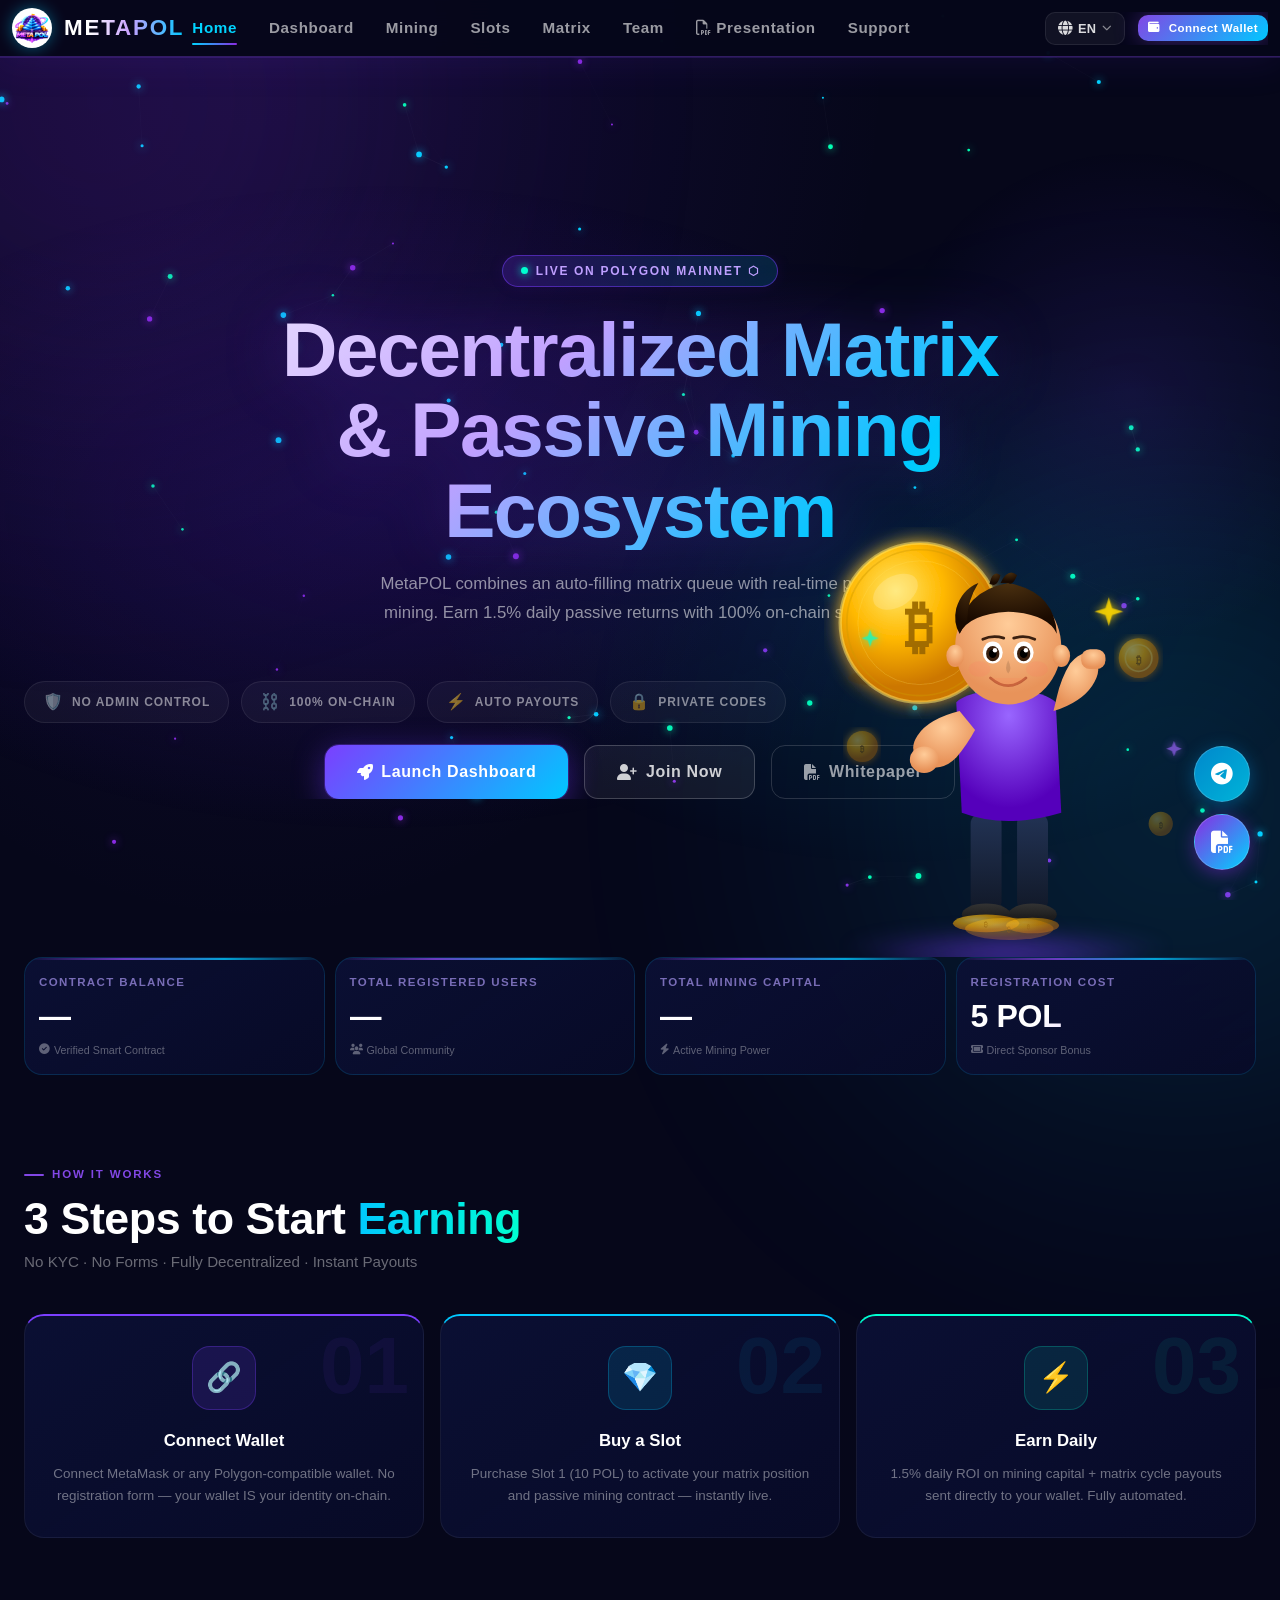
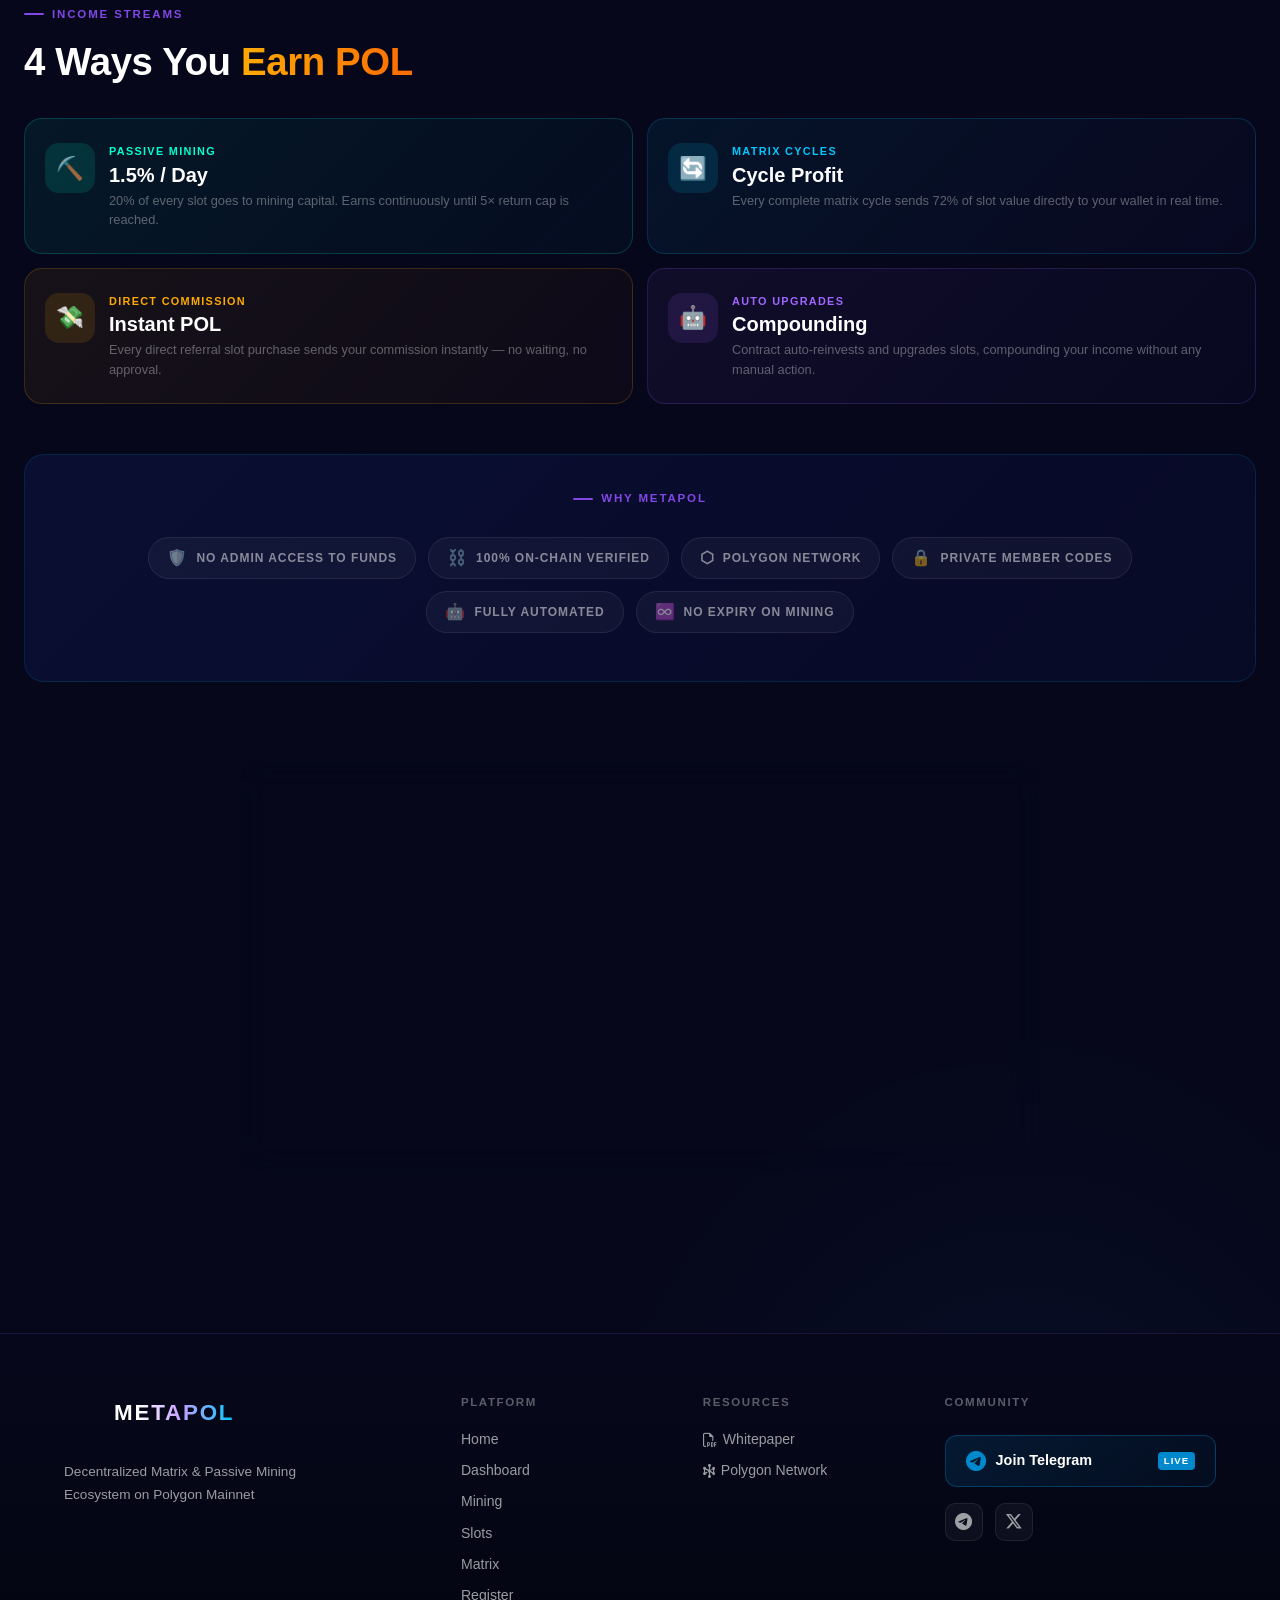
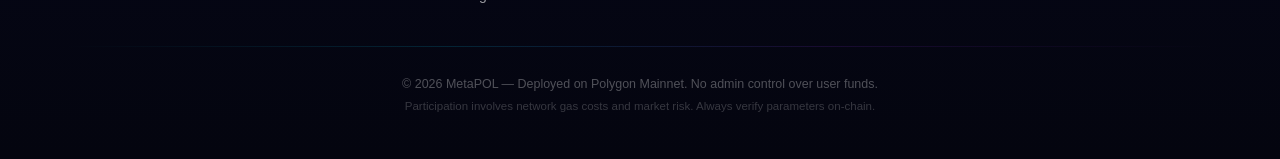
<file: index.html>
<!DOCTYPE html>
<html lang="en">
<head>
    <meta charset="UTF-8">
    <meta name="viewport" content="width=device-width, initial-scale=1.0, maximum-scale=1.0, user-scalable=no">
    <title>MetaPOL - Decentralized Matrix & Passive Mining Ecosystem</title>
    
    <!-- Meta Tags for SEO -->
    <meta name="description" content="MetaPOL is a decentralized Matrix and Passive Mining system built on Polygon. Earn 1.5% daily passive returns on mining capital and global cycling spillovers.">
    <meta name="keywords" content="MetaPOL, Polygon, Web3, DeFi, Matrix, Passive Mining, Smart Contract, POL">
    
    <!-- Open Graph / Facebook -->
    <meta property="og:type" content="website">
    <meta property="og:url" content="https://metapol.io/">
    <meta property="og:title" content="MetaPOL - Matrix & Mining on Polygon">
    <meta property="og:description" content="Earn 1.5% daily passive returns on mining capital and auto-cycling matrix spillovers. Secured by Polygon Smart Contracts.">
    <meta property="og:image" content="assets/logo.jpg">

    <!-- Twitter -->
    <meta property="twitter:card" content="summary_large_image">
    <meta property="twitter:title" content="MetaPOL - Matrix & Mining on Polygon">
    <meta property="twitter:description" content="Earn 1.5% daily passive returns on mining capital and auto-cycling matrix spillovers. Secured by Polygon Smart Contracts.">
    <meta property="twitter:image" content="assets/logo.jpg">

    <!-- Favicon -->
    <link rel="icon" type="image/jpg" href="assets/logo.jpg">
    
    <!-- FontAwesome & CSS -->
    <link rel="stylesheet" href="https://cdnjs.cloudflare.com/ajax/libs/font-awesome/6.4.0/css/all.min.css">
    <link rel="stylesheet" href="style.css">
    <script src="refcode.js"></script>
</head>
<body>

    <!-- Canvas Particle Background -->
    <canvas id="bg-canvas"></canvas>

    <!-- Ambient Glowing Backdrops -->
    <div class="ambient-glow glow-top-left"></div>
    <div class="ambient-glow glow-bottom-right"></div>

    <!-- Premium Loading Screen -->
    <div id="loading-screen">
        <div class="loading-logo-container">
            <div class="loading-glow-ring"></div>
            <img src="assets/logo.jpg" alt="MetaPOL Logo">
        </div>
        <div class="loading-text">Loading MetaPOL</div>
    </div>

    <!-- Sticky Header -->
    <header class="main-header">
        <div class="header-container">
            <a href="index.html" class="logo-link">
                <img src="assets/logo.jpg" alt="MetaPOL Logo" class="logo-img">
                <span class="logo-text">METAPOL</span>
            </a>
            
            <!-- Desktop Navigation -->
            <nav class="desktop-nav">
                <a href="index.html" class="nav-item active">Home</a>
                <a href="dashboard.html" class="nav-item">Dashboard</a>
                <a href="dashboard.html?tab=mining" class="nav-item">Mining</a>
                <a href="dashboard.html?tab=slots" class="nav-item">Slots</a>
                <a href="dashboard.html?tab=matrix" class="nav-item">Matrix</a>
                <a href="dashboard.html?tab=team" class="nav-item">Team</a>
                <a href="#" class="nav-item trigger-pdf-modal"><i class="fa-regular fa-file-pdf"></i> Presentation</a>
                <a href="https://t.me/metapoldapp" target="_blank" class="nav-item">Support</a>
            </nav>

            <div class="header-actions" id="header-right">
                <button id="btn-connect-wallet" class="btn btn-primary btn-glow" onclick="window.metapolApp.connectWallet()">
                    <i id="header-wallet-icon" class="fa-solid fa-wallet"></i> 
                    <span id="header-connect-text">Connect Wallet</span>
                </button>
            </div>

            <!-- Hamburger Button for Mobile -->
            <button class="hamburger">
                <span></span>
                <span></span>
                <span></span>
            </button>
        </div>
    </header>

    <!-- Mobile Navigation Drawer -->
    <div class="mobile-nav-drawer">
        <div class="mobile-menu-items">
            <a href="index.html" class="nav-item active">Home</a>
            <a href="dashboard.html" class="nav-item">Dashboard</a>
            <a href="dashboard.html?tab=mining" class="nav-item">Mining</a>
            <a href="dashboard.html?tab=slots" class="nav-item">Slots</a>
            <a href="dashboard.html?tab=matrix" class="nav-item">Matrix</a>
            <a href="dashboard.html?tab=team" class="nav-item">Team</a>
            <a href="#" class="nav-item trigger-pdf-modal"><i class="fa-regular fa-file-pdf"></i> Presentation</a>
            <a href="https://t.me/metapoldapp" target="_blank" class="nav-item">Support</a>
        </div>
        <div class="mobile-actions">
            <button class="btn btn-primary" onclick="window.metapolApp.connectWallet()">
                <i class="fa-solid fa-wallet"></i> Connect Wallet
            </button>
        </div>
    </div>

    <!-- Hero Section -->
    <section class="hero-section">
        <div class="glass-container">
            <div class="badge-glow">
                <span class="dot"></span>
                Live on Polygon Mainnet ⬡
            </div>
            
            <h1 class="hero-title">Decentralized Matrix<br>&amp; Passive Mining<br>Ecosystem</h1>
            
            <p class="hero-subtitle">
                MetaPOL combines an auto-filling matrix queue with real-time passive mining. 
                Earn 1.5% daily passive returns with 100% on-chain security.
            </p>

            <!-- Trust badges -->
            <div class="trust-badge-strip" style="justify-content:flex-start; padding:14px 0 22px;">
                <div class="trust-badge"><span class="badge-ico">🛡️</span> No Admin Control</div>
                <div class="trust-badge"><span class="badge-ico">⛓️</span> 100% On-Chain</div>
                <div class="trust-badge"><span class="badge-ico">⚡</span> Auto Payouts</div>
                <div class="trust-badge"><span class="badge-ico">🔒</span> Private Codes</div>
            </div>
            
            <div class="hero-buttons">
                <a href="dashboard.html" class="btn btn-primary btn-glow">
                    <i class="fa-solid fa-rocket"></i> Launch Dashboard
                </a>
                <a href="register.html" class="btn btn-secondary">
                    <i class="fa-solid fa-user-plus"></i> Join Now
                </a>
                <a href="#" class="btn btn-outline trigger-pdf-modal" style="background:transparent; border:1px solid rgba(255,255,255,0.15); color:rgba(255,255,255,0.6);">
                    <i class="fa-solid fa-file-pdf"></i> Whitepaper
                </a>
            </div>
        </div>

        <!-- 3D Character SVG -->
        <div class="hero-3d-character">
            <div class="char-3d-wrap">
                <div class="char-glow-ring"></div>
                <svg viewBox="0 0 380 480" xmlns="http://www.w3.org/2000/svg" style="width:100%; height:100%; overflow:visible;">
                    <defs>
                        <radialGradient id="skinGrad" cx="50%" cy="30%" r="60%">
                            <stop offset="0%" stop-color="#FFCC99"/>
                            <stop offset="100%" stop-color="#E8935A"/>
                        </radialGradient>
                        <radialGradient id="coinGold" cx="35%" cy="30%" r="60%">
                            <stop offset="0%" stop-color="#FFE566"/>
                            <stop offset="50%" stop-color="#FFB800"/>
                            <stop offset="100%" stop-color="#CC7700"/>
                        </radialGradient>
                        <radialGradient id="coinEdge" cx="50%" cy="50%" r="50%">
                            <stop offset="0%" stop-color="#FFD700"/>
                            <stop offset="100%" stop-color="#996600"/>
                        </radialGradient>
                        <radialGradient id="shirtGrad" cx="50%" cy="20%" r="70%">
                            <stop offset="0%" stop-color="#9966FF"/>
                            <stop offset="100%" stop-color="#5500BB"/>
                        </radialGradient>
                        <radialGradient id="hairGrad" cx="50%" cy="0%" r="80%">
                            <stop offset="0%" stop-color="#4A3010"/>
                            <stop offset="100%" stop-color="#1A0A00"/>
                        </radialGradient>
                        <filter id="glow">
                            <feGaussianBlur stdDeviation="4" result="blur"/>
                            <feMerge><feMergeNode in="blur"/><feMergeNode in="SourceGraphic"/></feMerge>
                        </filter>
                        <filter id="coinGlow">
                            <feGaussianBlur stdDeviation="8" result="blur"/>
                            <feMerge><feMergeNode in="blur"/><feMergeNode in="SourceGraphic"/></feMerge>
                        </filter>
                        <linearGradient id="pantsGrad" x1="0%" y1="0%" x2="0%" y2="100%">
                            <stop offset="0%" stop-color="#223355"/>
                            <stop offset="100%" stop-color="#111827"/>
                        </linearGradient>
                        <linearGradient id="shoeGrad" x1="0%" y1="0%" x2="0%" y2="100%">
                            <stop offset="0%" stop-color="#333"/>
                            <stop offset="100%" stop-color="#111"/>
                        </linearGradient>
                    </defs>

                    <!-- Floating coins background -->
                    <g class="gold-coin-float" style="animation-delay:-2s; opacity:0.5;">
                        <ellipse cx="310" cy="200" rx="18" ry="18" fill="url(#coinGold)" filter="url(#glow)"/>
                        <ellipse cx="310" cy="200" rx="12" ry="12" fill="none" stroke="#FFE566" stroke-width="1.5" opacity="0.6"/>
                        <text x="310" y="205" text-anchor="middle" font-size="10" font-weight="900" fill="#996600">₿</text>
                    </g>
                    <g class="gold-coin-float" style="animation-delay:-1s; opacity:0.4;">
                        <ellipse cx="60" cy="280" rx="14" ry="14" fill="url(#coinGold)" filter="url(#glow)"/>
                        <text x="60" y="285" text-anchor="middle" font-size="8" font-weight="900" fill="#996600">₿</text>
                    </g>
                    <g class="gold-coin-float" style="animation-delay:-3s; opacity:0.3;">
                        <ellipse cx="330" cy="350" rx="11" ry="11" fill="url(#coinGold)"/>
                        <text x="330" y="354" text-anchor="middle" font-size="7" font-weight="900" fill="#996600">₿</text>
                    </g>

                    <!-- Big gold POL coin -->
                    <g class="gold-coin-float" filter="url(#coinGlow)">
                        <!-- Coin shadow -->
                        <ellipse cx="115" cy="218" rx="68" ry="10" fill="rgba(0,0,0,0.25)" filter="url(#glow)"/>
                        <!-- Coin body -->
                        <ellipse cx="112" cy="168" rx="72" ry="72" fill="url(#coinGold)"/>
                        <!-- Coin rim -->
                        <ellipse cx="112" cy="168" rx="72" ry="72" fill="none" stroke="#FFE566" stroke-width="3" opacity="0.5"/>
                        <ellipse cx="112" cy="168" rx="66" ry="66" fill="none" stroke="#CC9900" stroke-width="1.5" opacity="0.4"/>
                        <!-- Circuit lines on coin -->
                        <ellipse cx="112" cy="168" rx="56" ry="56" fill="none" stroke="#FFE566" stroke-width="0.8" opacity="0.25"/>
                        <!-- POL symbol -->
                        <text x="112" y="190" text-anchor="middle" font-size="52" font-weight="900" fill="#996600" font-family="Georgia,serif" opacity="0.9">₿</text>
                        <!-- Shine -->
                        <ellipse cx="90" cy="140" rx="22" ry="14" fill="rgba(255,255,255,0.18)" transform="rotate(-30,90,140)"/>
                    </g>

                    <!-- BODY — Legs -->
                    <rect x="158" y="340" width="28" height="90" rx="10" fill="url(#pantsGrad)"/>
                    <rect x="200" y="340" width="28" height="90" rx="10" fill="url(#pantsGrad)"/>
                    <!-- Shoes -->
                    <ellipse cx="172" cy="432" rx="22" ry="10" fill="url(#shoeGrad)"/>
                    <ellipse cx="214" cy="432" rx="22" ry="10" fill="url(#shoeGrad)"/>

                    <!-- BODY — Torso (purple shirt) -->
                    <path d="M145,240 Q155,230 190,228 Q225,230 235,240 L240,340 Q190,355 150,340 Z" fill="url(#shirtGrad)"/>

                    <!-- LEFT ARM — raised holding coin area -->
                    <path d="M148,248 Q120,255 110,270 Q100,285 115,295 Q130,305 145,290 Q155,278 162,265 Z" fill="url(#skinGrad)"/>
                    <!-- Hand -->
                    <ellipse cx="116" cy="292" rx="13" ry="12" fill="url(#skinGrad)"/>

                    <!-- RIGHT ARM — fist raised -->
                    <path d="M233,248 Q258,240 268,225 Q278,210 270,200 Q260,190 248,205 Q240,218 236,235 Z" fill="url(#skinGrad)"/>
                    <!-- Fist -->
                    <rect x="258" y="192" width="22" height="18" rx="8" fill="url(#skinGrad)"/>

                    <!-- NECK -->
                    <rect x="180" y="218" width="26" height="20" rx="6" fill="url(#skinGrad)"/>

                    <!-- HEAD -->
                    <ellipse cx="192" cy="190" rx="48" ry="52" fill="url(#skinGrad)"/>

                    <!-- HAIR -->
                    <path d="M148,178 Q150,140 192,132 Q234,140 236,178 Q228,160 192,158 Q156,160 148,178 Z" fill="url(#hairGrad)"/>
                    <path d="M148,178 Q142,168 145,155 Q150,138 165,132 Q155,148 155,165 Z" fill="url(#hairGrad)"/>
                    <!-- Hair tuft -->
                    <path d="M185,132 Q192,118 200,125 Q196,135 192,132 Z" fill="url(#hairGrad)"/>
                    <path d="M175,133 Q178,120 185,125 Q183,133 179,134 Z" fill="url(#hairGrad)"/>

                    <!-- EYES -->
                    <!-- Left eye -->
                    <ellipse cx="178" cy="195" rx="9" ry="10" fill="white"/>
                    <ellipse cx="178" cy="196" rx="6" ry="7" fill="#3A2010"/>
                    <ellipse cx="178" cy="196" rx="3.5" ry="4" fill="#000"/>
                    <ellipse cx="180" cy="193" rx="2" ry="2" fill="white"/>
                    <!-- Right eye -->
                    <ellipse cx="206" cy="195" rx="9" ry="10" fill="white"/>
                    <ellipse cx="206" cy="196" rx="6" ry="7" fill="#3A2010"/>
                    <ellipse cx="206" cy="196" rx="3.5" ry="4" fill="#000"/>
                    <ellipse cx="208" cy="193" rx="2" ry="2" fill="white"/>

                    <!-- EYEBROWS -->
                    <path d="M169,183 Q178,179 188,182" fill="none" stroke="#3A2010" stroke-width="2.5" stroke-linecap="round"/>
                    <path d="M197,182 Q207,179 216,183" fill="none" stroke="#3A2010" stroke-width="2.5" stroke-linecap="round"/>

                    <!-- NOSE -->
                    <path d="M192,202 Q188,210 192,214 Q196,210 192,202" fill="rgba(0,0,0,0.12)"/>

                    <!-- SMILE — big happy smile -->
                    <path d="M176,218 Q192,232 208,218" fill="none" stroke="#C0603A" stroke-width="2.5" stroke-linecap="round"/>
                    <path d="M176,218 Q192,234 208,218" fill="rgba(255,120,80,0.15)"/>

                    <!-- CHEEKS -->
                    <ellipse cx="166" cy="210" rx="10" ry="7" fill="rgba(255,120,100,0.18)"/>
                    <ellipse cx="218" cy="210" rx="10" ry="7" fill="rgba(255,120,100,0.18)"/>

                    <!-- Ear -->
                    <ellipse cx="144" cy="198" rx="8" ry="10" fill="url(#skinGrad)"/>
                    <ellipse cx="240" cy="198" rx="8" ry="10" fill="url(#skinGrad)"/>

                    <!-- Star/sparkle effects -->
                    <g filter="url(#glow)">
                        <path d="M280,155 L283,145 L286,155 L296,158 L286,161 L283,171 L280,161 L270,158 Z" fill="#FFD700" opacity="0.85"/>
                        <path d="M65,180 L67,174 L69,180 L75,182 L69,184 L67,190 L65,184 L59,182 Z" fill="#00FFD1" opacity="0.7"/>
                        <path d="M340,280 L342,275 L344,280 L349,282 L344,284 L342,289 L340,284 L335,282 Z" fill="#A066FF" opacity="0.6"/>
                    </g>

                    <!-- Coin pile at feet -->
                    <ellipse cx="172" cy="440" rx="30" ry="8" fill="url(#coinGold)" opacity="0.6"/>
                    <ellipse cx="214" cy="442" rx="24" ry="7" fill="url(#coinGold)" opacity="0.5"/>
                    <ellipse cx="193" cy="445" rx="40" ry="10" fill="url(#coinGold)" opacity="0.4"/>
                    <!-- Coin symbols in pile -->
                    <text x="172" y="443" text-anchor="middle" font-size="7" fill="#996600" opacity="0.8">₿</text>
                    <text x="210" y="445" text-anchor="middle" font-size="6" fill="#996600" opacity="0.7">₿</text>
                    <text x="193" y="448" text-anchor="middle" font-size="7" fill="#996600" opacity="0.6">₿</text>
                </svg>
            </div>
        </div>
    </section>

    <!-- Live Stats Row -->
    <section class="stats-section">
        <div class="glass-container">
            <div class="stats-grid">
                <div class="stat-card">
                    <span class="stat-label">Contract Balance</span>
                    <span class="stat-value" id="pub-contract-balance">0.00 POL</span>
                    <span class="stat-footer"><i class="fa-solid fa-circle-check text-accent"></i> Verified Smart Contract</span>
                </div>
                <div class="stat-card">
                    <span class="stat-label">Total Registered Users</span>
                    <span class="stat-value" id="pub-total-users">0</span>
                    <span class="stat-footer"><i class="fa-solid fa-users text-primary"></i> Global Community</span>
                </div>
                <div class="stat-card">
                    <span class="stat-label">Total Mining Capital</span>
                    <span class="stat-value" id="pub-total-mining">0.00 POL</span>
                    <span class="stat-footer"><i class="fa-solid fa-bolt text-accent"></i> Active Mining Power</span>
                </div>
                <div class="stat-card">
                    <span class="stat-label">Registration Cost</span>
                    <span class="stat-value">5 POL</span>
                    <span class="stat-footer"><i class="fa-solid fa-ticket text-secondary"></i> Direct Sponsor Bonus</span>
                </div>
            </div>
        </div>
    </section>

    <!-- How It Works — Infographic Steps -->
    <section class="features-section" style="padding: 70px 0 40px;">
        <div class="glass-container">
            <div class="section-eyebrow">How It Works</div>
            <h2 style="font-family:var(--font-display); font-size:clamp(1.8rem,4vw,2.8rem); font-weight:900; color:#fff; margin-bottom:6px; line-height:1.15;">
                3 Steps to Start <span style="background:linear-gradient(90deg,#00C8FF,#00FFD1); -webkit-background-clip:text; -webkit-text-fill-color:transparent;">Earning</span>
            </h2>
            <p style="color:rgba(255,255,255,0.4); font-size:0.95rem; margin-bottom:0; font-family:var(--font-display);">
                No KYC · No Forms · Fully Decentralized · Instant Payouts
            </p>

            <div class="infographic-steps">
                <div class="infographic-step">
                    <div class="infographic-step-num">01</div>
                    <div class="infographic-step-icon">🔗</div>
                    <div class="infographic-step-title">Connect Wallet</div>
                    <div class="infographic-step-desc">Connect MetaMask or any Polygon-compatible wallet. No registration form — your wallet IS your identity on-chain.</div>
                </div>
                <div class="infographic-step">
                    <div class="infographic-step-num">02</div>
                    <div class="infographic-step-icon">💎</div>
                    <div class="infographic-step-title">Buy a Slot</div>
                    <div class="infographic-step-desc">Purchase Slot 1 (10 POL) to activate your matrix position and passive mining contract — instantly live.</div>
                </div>
                <div class="infographic-step">
                    <div class="infographic-step-num">03</div>
                    <div class="infographic-step-icon">⚡</div>
                    <div class="infographic-step-title">Earn Daily</div>
                    <div class="infographic-step-desc">1.5% daily ROI on mining capital + matrix cycle payouts sent directly to your wallet. Fully automated.</div>
                </div>
            </div>

            <!-- Income Infographic -->
            <div style="margin-top:60px;">
                <div class="section-eyebrow">Income Streams</div>
                <h2 style="font-family:var(--font-display); font-size:clamp(1.6rem,3.5vw,2.4rem); font-weight:900; color:#fff; margin-bottom:6px;">
                    4 Ways You <span style="background:linear-gradient(90deg,#FFAA00,#FF6B00); -webkit-background-clip:text; -webkit-text-fill-color:transparent;">Earn POL</span>
                </h2>
                <div class="income-infographic-grid">
                    <div class="income-infographic-item">
                        <div class="income-infographic-icon">⛏️</div>
                        <div>
                            <div class="income-infographic-name">Passive Mining</div>
                            <div class="income-infographic-val">1.5% / Day</div>
                            <div class="income-infographic-desc">20% of every slot goes to mining capital. Earns continuously until 5× return cap is reached.</div>
                        </div>
                    </div>
                    <div class="income-infographic-item">
                        <div class="income-infographic-icon">🔄</div>
                        <div>
                            <div class="income-infographic-name">Matrix Cycles</div>
                            <div class="income-infographic-val">Cycle Profit</div>
                            <div class="income-infographic-desc">Every complete matrix cycle sends 72% of slot value directly to your wallet in real time.</div>
                        </div>
                    </div>
                    <div class="income-infographic-item">
                        <div class="income-infographic-icon">💸</div>
                        <div>
                            <div class="income-infographic-name">Direct Commission</div>
                            <div class="income-infographic-val">Instant POL</div>
                            <div class="income-infographic-desc">Every direct referral slot purchase sends your commission instantly — no waiting, no approval.</div>
                        </div>
                    </div>
                    <div class="income-infographic-item">
                        <div class="income-infographic-icon">🤖</div>
                        <div>
                            <div class="income-infographic-name">Auto Upgrades</div>
                            <div class="income-infographic-val">Compounding</div>
                            <div class="income-infographic-desc">Contract auto-reinvests and upgrades slots, compounding your income without any manual action.</div>
                        </div>
                    </div>
                </div>
            </div>

            <!-- Trust strip -->
            <div style="margin-top:50px; padding:28px; background:linear-gradient(135deg,rgba(11,16,53,0.9),rgba(8,11,40,0.85)); border:1px solid rgba(0,200,255,0.12); border-radius:20px; text-align:center;">
                <div class="section-eyebrow" style="justify-content:center;">Why MetaPOL</div>
                <div class="trust-badge-strip">
                    <div class="trust-badge"><span class="badge-ico">🛡️</span> No Admin Access to Funds</div>
                    <div class="trust-badge"><span class="badge-ico">⛓️</span> 100% On-Chain Verified</div>
                    <div class="trust-badge"><span class="badge-ico">⬡</span> Polygon Network</div>
                    <div class="trust-badge"><span class="badge-ico">🔒</span> Private Member Codes</div>
                    <div class="trust-badge"><span class="badge-ico">🤖</span> Fully Automated</div>
                    <div class="trust-badge"><span class="badge-ico">♾️</span> No Expiry on Mining</div>
                </div>
            </div>
        </div>
    </section>

    <!-- Interactive Mining ROI Calculator -->
    <section class="calculator-section" style="padding: 40px 0 100px 0;">
        <div class="glass-container">
            <div class="glass-card" style="max-width: 800px; margin: 0 auto;">
                <h3 class="panel-section-title"><i class="fa-solid fa-calculator"></i> MetaPOL Profit Calculator</h3>
                
                <div class="calc-layout-grid" style="margin-top: 24px;">
                    <div>
                        <div class="form-group">
                            <label class="form-label">Select Slot Level</label>
                            <div class="input-glow-wrapper">
                                <select id="calc-slot-select" class="form-input" style="background-color: var(--bg-secondary); border: none; cursor: pointer; height: 50px;">
                                    <option value="1">Slot 1 - 10 POL</option>
                                    <option value="2">Slot 2 - 20 POL</option>
                                    <option value="3">Slot 3 - 40 POL</option>
                                    <option value="4">Slot 4 - 80 POL</option>
                                    <option value="5">Slot 5 - 160 POL</option>
                                    <option value="6">Slot 6 - 320 POL</option>
                                    <option value="7">Slot 7 - 640 POL</option>
                                    <option value="8">Slot 8 - 1280 POL</option>
                                    <option value="9">Slot 9 - 2560 POL</option>
                                    <option value="10">Slot 10 - 5120 POL</option>
                                    <option value="11">Slot 11 - 10240 POL</option>
                                    <option value="12">Slot 12 - 20480 POL</option>
                                </select>
                            </div>
                        </div>
                        
                        <div class="form-group" style="margin-top: 15px;">
                            <label class="form-label">Sponsor Referrals Status</label>
                            <div style="display: flex; gap: 10px; margin-top: 8px;">
                                <label style="display: flex; align-items: center; gap: 8px; cursor: pointer; font-size: 0.85rem;">
                                    <input type="radio" name="calc-directs" value="0" checked style="accent-color: var(--primary);"> No Referrals
                                </label>
                                <label style="display: flex; align-items: center; gap: 8px; cursor: pointer; font-size: 0.85rem; margin-left: 10px;">
                                    <input type="radio" name="calc-directs" value="2" style="accent-color: var(--primary);"> 2+ Referrals (Eligible for Matrix)
                                </label>
                            </div>
                        </div>
                    </div>

                    <div style="background: rgba(255,255,255,0.02); border: 1px solid var(--card-border); border-radius: 12px; padding: 20px;">
                        <h4 style="font-family: var(--font-heading); margin-bottom: 16px; border-bottom: 1px solid var(--card-border); padding-bottom: 8px; font-size: 0.95rem; color: var(--text-muted); text-transform: uppercase;">Estimated Returns Breakdown</h4>
                        
                        <div style="display: flex; flex-direction: column; gap: 12px; font-size: 0.9rem;">
                            <div style="display: flex; justify-content: space-between;">
                                <span class="text-muted">Mining Capital (20% of Price):</span>
                                <span id="calc-mining-cap" class="text-accent" style="font-weight: 600;">2.0 POL</span>
                            </div>
                            <div style="display: flex; justify-content: space-between;">
                                <span class="text-muted">Daily Mining ROI (1.5%):</span>
                                <span id="calc-mining-daily" style="font-weight: 600;">0.03 POL / day</span>
                            </div>
                            <div style="display: flex; justify-content: space-between;">
                                <span class="text-muted">Total Mining Cap Limit (5x):</span>
                                <span id="calc-mining-total-cap" style="font-weight: 600; color: white;">10.0 POL</span>
                            </div>
                            <div style="display: flex; justify-content: space-between; border-top: 1px dashed var(--card-border); padding-top: 12px;">
                                <span class="text-muted">Single Matrix Cycle Profit (72%):</span>
                                <span id="calc-matrix-profit" style="font-weight: 600; color: var(--primary);">21.6 POL</span>
                            </div>
                            <div style="display: flex; justify-content: space-between; font-size: 0.95rem; font-weight: 700; border-top: 1px solid var(--card-border); padding-top: 12px;">
                                <span>Max Level Returns Potential:</span>
                                <span id="calc-total-potential" style="color: var(--accent);">31.6 POL</span>
                            </div>
                        </div>
                    </div>
                </div>
            </div>
        </div>
    </section>

    <!-- Floating Action Button Stack -->
    <div class="fab-stack">
        <!-- Telegram -->
        <a href="https://t.me/metapoldapp" target="_blank" class="fab-btn fab-telegram" title="Join MetaPOL on Telegram">
            <i class="fa-brands fa-telegram"></i>
            <span class="fab-tooltip">Join Telegram</span>
        </a>
        <!-- PDF -->
        <div class="fab-btn fab-pdf trigger-pdf-modal" title="Open Presentation PDF">
            <i class="fa-solid fa-file-pdf"></i>
            <span class="fab-tooltip">Presentation</span>
        </div>
    </div>

    <!-- Presentation PDF Modal Viewer -->
    <div id="pdf-modal" class="modal-overlay">
        <div class="modal-content pdf-modal">
            <div class="modal-header">
                <h3 class="modal-title"><i class="fa-regular fa-file-pdf text-danger"></i> MetaPOL System PDF Presentation</h3>
                <div style="display: flex; gap: 12px; align-items: center;">
                    <a href="assets/MetaPOL.pdf" download class="btn btn-secondary btn-sm" style="padding: 6px 12px; font-size: 0.8rem;">
                        <i class="fa-solid fa-download"></i> Download PDF
                    </a>
                    <button class="modal-close-btn">&times;</button>
                </div>
            </div>
            <iframe class="pdf-iframe-container" id="pdf-iframe" src=""></iframe>
        </div>
    </div>

    <!-- Professional Footer -->
    <footer class="pro-footer">
        <div class="footer-inner">
            <div class="footer-top">
                <div class="footer-brand">
                    <a href="index.html" class="logo-link">
                        <img src="assets/logo.jpg" alt="MetaPOL Logo" class="logo-img footer-logo-img">
                        <span class="logo-text">METAPOL</span>
                    </a>
                    <p class="footer-tagline">Decentralized Matrix &amp; Passive Mining<br>Ecosystem on Polygon Mainnet</p>
                </div>
                <div class="footer-links-col">
                    <h4 class="footer-col-title">Platform</h4>
                    <a href="index.html">Home</a>
                    <a href="dashboard.html">Dashboard</a>
                    <a href="dashboard.html?tab=mining">Mining</a>
                    <a href="dashboard.html?tab=slots">Slots</a>
                    <a href="dashboard.html?tab=matrix">Matrix</a>
                    <a href="register.html">Register</a>
                </div>
                <div class="footer-links-col">
                    <h4 class="footer-col-title">Resources</h4>
                    <a href="assets/MetaPOL.pdf" target="_blank"><i class="fa-regular fa-file-pdf"></i> Whitepaper</a>
                    <a href="https://polygon.technology" target="_blank"><i class="fa-solid fa-hexagon-nodes"></i> Polygon Network</a>
                </div>
                <div class="footer-community">
                    <h4 class="footer-col-title">Community</h4>
                    <a href="https://t.me/metapoldapp" target="_blank" class="footer-tg-btn">
                        <i class="fa-brands fa-telegram"></i>
                        <span>Join Telegram</span>
                        <span class="footer-tg-badge">LIVE</span>
                    </a>
                    <div class="footer-socials">
                        <a href="https://t.me/metapoldapp" target="_blank" title="Telegram"><i class="fa-brands fa-telegram"></i></a>
                        <a href="https://twitter.com/metapol_system" target="_blank" title="Twitter / X"><i class="fa-brands fa-x-twitter"></i></a>
                    </div>
                </div>
            </div>
            <div class="footer-divider"></div>
            <div class="footer-bottom">
                <p>&copy; 2026 MetaPOL &mdash; Deployed on Polygon Mainnet. No admin control over user funds.</p>
                <p class="footer-disclaimer">Participation involves network gas costs and market risk. Always verify parameters on-chain.</p>
            </div>
        </div>
    </footer>

    <!-- Web3 Scripts -->
    <script src="ethers.umd.min.js"></script>
    <script src="config.js"></script>
    <script src="abi.js"></script>
    <script src="rpc-helpers.js"></script>
    <script src="app.js"></script>
    
    <!-- Local Public Stats script (to display stats before connect) -->
    <script>
        document.addEventListener("DOMContentLoaded", async () => {
            const select = document.getElementById("calc-slot-select");
            const radios = document.getElementsByName("calc-directs");
            
            // Calculator logic
            const calculateROI = () => {
                const slot = parseInt(select.value);
                const directs = parseInt([...radios].find(r => r.checked).value);
                
                const prices = [10, 20, 40, 80, 160, 320, 640, 1280, 2560, 5120, 10240, 20480];
                const thresholds = [3, 3, 4, 4, 4, 4, 4, 4, 4, 4, 4, 4];
                
                const slotPrice = prices[slot - 1];
                const threshold = thresholds[slot - 1];
                
                const miningCap = slotPrice * 0.20;
                const dailyMining = miningCap * 0.0015;   // 0.15% per day — contract DAILY_RATE_X1e12
                const totalMiningCap = miningCap * 5;
                
                const matrixPayout = slotPrice * threshold * 0.72;
                
                document.getElementById("calc-mining-cap").innerText = `${miningCap.toFixed(1)} POL`;
                document.getElementById("calc-mining-daily").innerText = `${dailyMining.toFixed(3)} POL / day`;
                document.getElementById("calc-mining-total-cap").innerText = `${totalMiningCap.toFixed(1)} POL`;
                
                if (directs >= 2) {
                    document.getElementById("calc-matrix-profit").innerText = `${matrixPayout.toFixed(1)} POL`;
                    document.getElementById("calc-total-potential").innerText = `${(totalMiningCap + matrixPayout).toFixed(1)} POL`;
                    document.getElementById("calc-matrix-profit").style.color = "var(--primary)";
                } else {
                    document.getElementById("calc-matrix-profit").innerText = "Locked (Needs 2 Directs)";
                    document.getElementById("calc-matrix-profit").style.color = "var(--danger)";
                    document.getElementById("calc-total-potential").innerText = `${totalMiningCap.toFixed(1)} POL`;
                }
            };

            select.addEventListener("change", calculateROI);
            radios.forEach(r => r.addEventListener("change", calculateROI));
            calculateROI(); // Initial load

            // Fetch public global stats via JSON-RPC — try fallback RPCs if primary fails
            const rpcs = [window.CONFIG.RPC_URL, ...( window.CONFIG.RPC_FALLBACKS || [])];
            let fetched = false;
            for (const rpc of rpcs) {
                try {
                    const provider = new ethers.JsonRpcProvider(rpc);
                    const contract = new ethers.Contract(window.CONFIG.CONTRACT_ADDRESS, window.METAPOL_ABI, provider);
                    const [balance, totalUsers, totalMining] = await Promise.all([
                        provider.getBalance(window.CONFIG.CONTRACT_ADDRESS),
                        contract.currUserID(),
                        contract.totalMiningDeposited()
                    ]);
                    document.getElementById("pub-contract-balance").innerText = `${parseFloat(ethers.formatEther(balance)).toFixed(2)} POL`;
                    document.getElementById("pub-total-users").innerText      = Number(totalUsers).toLocaleString();
                    document.getElementById("pub-total-mining").innerText     = `${parseFloat(ethers.formatEther(totalMining)).toFixed(2)} POL`;
                    fetched = true;
                    break;
                } catch (e) {
                    console.warn(`RPC ${rpc} failed:`, e.message);
                }
            }
            if (!fetched) {
                document.getElementById("pub-contract-balance").innerText = "—";
                document.getElementById("pub-total-users").innerText      = "—";
                document.getElementById("pub-total-mining").innerText     = "—";
            }
        });
    </script>

    <!-- Language Switcher -->
    <script src="lang-switcher.js"></script>
    <script>document.addEventListener('DOMContentLoaded', () => metapolInitLangSwitcher('#header-right'));</script>
    <script src="https://translate.google.com/translate_a/element.js?cb=googleTranslateElementInit"></script>
</body>
</html>
</file>
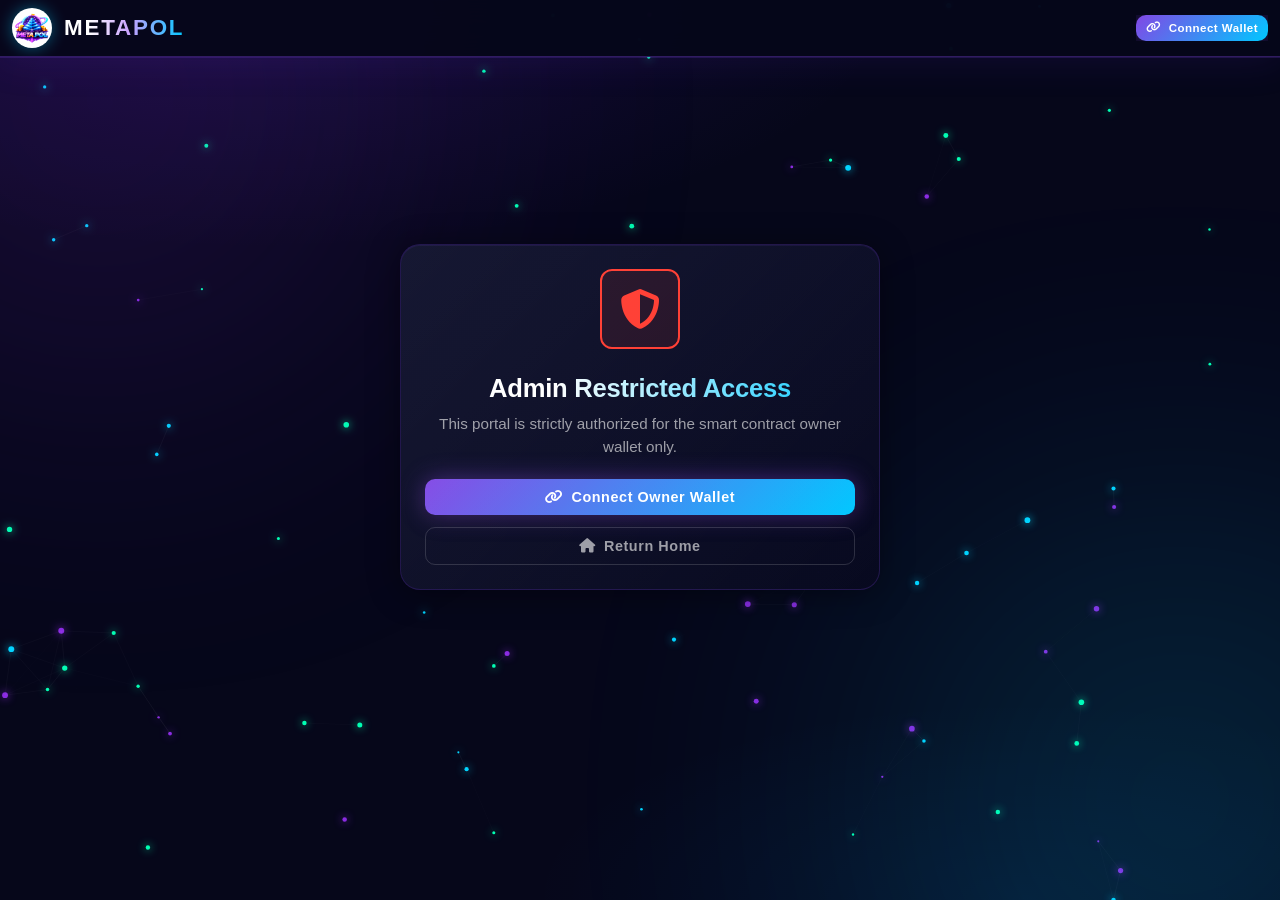
<file: admin.html>
<!DOCTYPE html>
<html lang="en">
<head>
    <meta charset="UTF-8">
    <meta name="viewport" content="width=device-width, initial-scale=1.0, maximum-scale=1.0, user-scalable=no">
    <title>MetaPOL — Admin Back-Office</title>
    <link rel="icon" type="image/jpg" href="assets/logo.jpg">
    <link rel="stylesheet" href="https://cdnjs.cloudflare.com/ajax/libs/font-awesome/6.4.0/css/all.min.css">
    <link rel="stylesheet" href="style.css">
    <style>
        /* ═══════════════════════════════════
           ADMIN — Mobile-First Base
           ═══════════════════════════════════ */

        * { box-sizing: border-box; }

        /* Prevent horizontal scroll globally */
        html, body {
            overflow-x: hidden;
            max-width: 100vw;
        }

        #admin-panel {
            padding: 12px;
            max-width: 1300px;
            margin: 68px auto 40px;
            width: 100%;
        }

        /* ── Banner ── */
        .admin-banner {
            background: linear-gradient(135deg, rgba(130,71,229,0.12), rgba(0,200,255,0.08));
            border: 1px solid rgba(130,71,229,0.25);
            border-radius: 16px;
            padding: 14px 16px;
            display: flex;
            flex-direction: column;
            gap: 12px;
            margin-bottom: 14px;
            width: 100%;
        }

        .admin-banner-title {
            font-size: 1rem;
            font-family: var(--font-heading);
            font-weight: 800;
            color: #fff;
            display: flex;
            align-items: center;
            gap: 8px;
        }

        .admin-banner-meta {
            font-size: 0.68rem;
            color: var(--text-muted);
            line-height: 1.6;
            word-break: break-all;
            overflow-wrap: anywhere;
        }
        .admin-banner-meta a {
            color: var(--primary);
            text-decoration: none;
            font-family: monospace;
            font-size: 0.65rem;
        }

        .admin-banner-actions {
            display: flex;
            gap: 8px;
            flex-wrap: wrap;
            width: 100%;
        }
        .admin-banner-actions .btn {
            flex: 1;
            min-width: 90px;
            justify-content: center;
            font-size: 0.75rem;
            padding: 8px 6px;
        }

        /* ── Stats grid: 2 col on all mobile ── */
        .admin-grid {
            display: grid;
            grid-template-columns: 1fr 1fr;
            gap: 10px;
            margin-bottom: 14px;
            width: 100%;
        }

        .admin-stat-card {
            background: rgba(255,255,255,0.03);
            border: 1px solid var(--card-border);
            border-radius: 14px;
            padding: 14px 12px;
            transition: border-color 0.2s;
            min-width: 0;
            overflow: hidden;
        }
        .admin-stat-card:hover { border-color: var(--primary); }

        .admin-stat-icon {
            font-size: 1.1rem;
            margin-bottom: 6px;
        }
        .admin-stat-val {
            font-size: 0.95rem;
            font-weight: 800;
            color: #fff;
            font-family: var(--font-heading);
            margin-bottom: 3px;
            word-break: break-all;
            overflow-wrap: anywhere;
        }
        .admin-stat-lbl {
            font-size: 0.62rem;
            color: var(--text-muted);
            line-height: 1.4;
        }

        /* ── Form cards stack vertically on mobile ── */
        .admin-two-col {
            display: flex;
            flex-direction: column;
            gap: 14px;
            width: 100%;
        }

        .admin-form-col {
            display: flex;
            flex-direction: column;
            gap: 14px;
            width: 100%;
        }

        .admin-form-card {
            background: rgba(255,255,255,0.03);
            border: 1px solid var(--card-border);
            border-radius: 16px;
            padding: 16px;
            width: 100%;
            min-width: 0;
        }
        .admin-form-card h3 {
            font-size: 0.88rem;
            font-weight: 700;
            color: #fff;
            margin: 0 0 6px;
            display: flex;
            align-items: center;
            gap: 8px;
        }
        .admin-form-card p {
            font-size: 0.74rem;
            color: var(--text-muted);
            line-height: 1.6;
            margin: 0 0 14px;
        }

        .admin-field { margin-bottom: 12px; }
        .admin-field label {
            display: block;
            font-size: 0.68rem;
            color: var(--text-muted);
            font-weight: 600;
            margin-bottom: 5px;
            text-transform: uppercase;
            letter-spacing: 0.04em;
        }

        .admin-input {
            width: 100%;
            background: rgba(255,255,255,0.06);
            border: 1px solid var(--card-border);
            border-radius: 10px;
            padding: 10px 12px;
            color: #fff;
            font-size: 0.8rem;
            font-family: monospace;
            outline: none;
            transition: border-color 0.2s;
            min-width: 0;
        }
        .admin-input:focus { border-color: var(--primary); }

        .admin-select {
            width: 100%;
            background: rgba(30,30,60,0.9);
            border: 1px solid var(--card-border);
            border-radius: 10px;
            padding: 10px 12px;
            color: #fff;
            font-size: 0.8rem;
            outline: none;
            cursor: pointer;
            min-width: 0;
        }
        .admin-select option { background: #0d0e1f; color: #fff; }

        /* From/To row — side by side always */
        .admin-row {
            display: grid;
            grid-template-columns: 1fr 1fr;
            gap: 10px;
        }

        /* Hint text */
        .verify-hint {
            font-size: 0.7rem;
            color: var(--text-muted);
            margin-top: 5px;
            min-height: 18px;
            line-height: 1.5;
            word-break: break-word;
        }
        .verify-hint.hint-ok    { color: var(--accent); }
        .verify-hint.hint-error { color: var(--danger); }
        .verify-hint.hint-warn  { color: #FFD700; }

        /* Activity log */
        .admin-log-wrap {
            max-height: 340px;
            overflow-y: auto;
            overflow-x: hidden;
        }
        .admin-log-wrap::-webkit-scrollbar { width: 4px; }
        .admin-log-wrap::-webkit-scrollbar-thumb { background: var(--primary); border-radius: 2px; }

        /* ═══════════════════════════════════
           TABLET (≥600px) — 2 col stats
           ═══════════════════════════════════ */
        @media (min-width: 600px) {
            #admin-panel { padding: 16px; margin-top: 75px; }
            .admin-banner { flex-direction: row; align-items: flex-start; justify-content: space-between; padding: 18px 20px; }
            .admin-banner-actions { width: auto; flex-wrap: nowrap; }
            .admin-banner-actions .btn { flex: none; font-size: 0.8rem; padding: 9px 14px; }
            .admin-stat-val { font-size: 1.1rem; }
            .admin-log-wrap { max-height: 420px; }
        }

        /* ═══════════════════════════════════
           DESKTOP (≥900px) — 4 col stats, 2 col layout
           ═══════════════════════════════════ */
        @media (min-width: 900px) {
            #admin-panel { padding: 24px; margin-top: 80px; }
            .admin-grid { grid-template-columns: repeat(4, 1fr); gap: 14px; }
            .admin-stat-val { font-size: 1.2rem; }
            .admin-stat-card { padding: 18px 14px; }
            .admin-two-col { flex-direction: row; align-items: start; }
            .admin-form-col { width: 50%; flex-shrink: 0; }
            .admin-form-card { padding: 20px; }
            .admin-form-card h3 { font-size: 0.9rem; }
            .admin-log-wrap { max-height: 500px; }
            .admin-banner-title { font-size: 1.3rem; }
        }
    </style>
</head>
<body>

<canvas id="bg-canvas"></canvas>
<div class="ambient-glow glow-top-left"></div>
<div class="ambient-glow glow-bottom-right"></div>

<!-- Loading -->
<div id="loading-screen">
    <div class="loading-logo-container">
        <div class="loading-glow-ring"></div>
        <img src="assets/logo.jpg" alt="MetaPOL Logo">
    </div>
    <div class="loading-text">Authenticating Admin Session…</div>
</div>

<!-- Header -->
<header class="main-header">
    <div class="header-container">
        <a href="index.html" class="logo-link">
            <img src="assets/logo.jpg" alt="MetaPOL Logo" class="logo-img">
            <span class="logo-text">METAPOL</span>
        </a>
        <div class="header-actions" id="header-right">
            <button id="btn-connect-wallet" class="btn btn-primary btn-glow" onclick="window.metapolApp.connectWallet()">
                <i id="header-wallet-icon" class="fa-solid fa-wallet"></i>
                <span id="header-connect-text">Connect Wallet</span>
            </button>
        </div>
    </div>
</header>

<!-- Access Denied / Connect Prompt -->
<div id="connect-prompt-overlay" class="wallet-prompt-wrapper" style="display:flex;">
    <div class="glass-card wallet-prompt-card">
        <div class="auth-logo" style="background:rgba(255,59,48,0.1);border:2px solid var(--danger);display:flex;align-items:center;justify-content:center;color:var(--danger);font-size:2.5rem;">
            <i class="fa-solid fa-shield-halved"></i>
        </div>
        <h3 class="auth-title" id="prompt-title" style="font-size:1.5rem;">Admin Restricted Access</h3>
        <p class="auth-subtitle" id="prompt-sub" style="margin-bottom:20px;">
            This portal is strictly authorized for the smart contract owner wallet only.
        </p>
        <button class="btn btn-primary btn-glow" style="width:100%;margin-bottom:12px;" onclick="window.metapolApp.connectWallet()">
            <i class="fa-solid fa-link"></i> Connect Owner Wallet
        </button>
        <button class="btn btn-outline" style="width:100%;" onclick="window.location.href='index.html'">
            <i class="fa-solid fa-house"></i> Return Home
        </button>
    </div>
</div>

<!-- Admin Panel (hidden until owner verified) -->
<div id="admin-panel" style="display:none;">

    <!-- Banner -->
    <div class="admin-banner">
        <div>
            <div class="admin-banner-title">
                <i class="fa-solid fa-user-gear" style="color:var(--primary);"></i> Contract Back-Office
            </div>
            <div class="admin-banner-meta">
                Contract: <a href="https://polygonscan.com/address/0x25484ce626b04af9986982ab794a53195992758c" target="_blank">0x25484ce626b04af9986982ab794a53195992758c</a>
                &nbsp;|&nbsp; Owner: <span id="admin-owner-wallet" style="color:var(--accent);font-family:monospace;">—</span>
            </div>
        </div>
        <div class="admin-banner-actions">
            <button class="btn btn-secondary" onclick="syncAdminData()"><i class="fa-solid fa-rotate"></i> Refresh</button>
            <button class="btn btn-outline" onclick="window.location.href='dashboard.html'"><i class="fa-solid fa-gauge"></i> Dashboard</button>
            <button class="btn btn-outline" onclick="window.metapolApp.disconnectWallet()"><i class="fa-solid fa-right-from-bracket text-danger"></i> Disconnect</button>
        </div>
    </div>

    <!-- Stats -->
    <div class="admin-grid">
        <div class="admin-stat-card">
            <div class="admin-stat-icon" style="color:var(--primary);"><i class="fa-solid fa-users"></i></div>
            <div class="admin-stat-val" id="admin-total-users">—</div>
            <div class="admin-stat-lbl">Registered Members</div>
        </div>
        <div class="admin-stat-card">
            <div class="admin-stat-icon" style="color:var(--accent);"><i class="fa-solid fa-microchip"></i></div>
            <div class="admin-stat-val" id="admin-total-mining">—</div>
            <div class="admin-stat-lbl">Total Mining Deposited</div>
        </div>
        <div class="admin-stat-card">
            <div class="admin-stat-icon" style="color:#00FFB3;"><i class="fa-solid fa-vault"></i></div>
            <div class="admin-stat-val" id="admin-contract-balance">—</div>
            <div class="admin-stat-lbl">Contract POL Balance</div>
        </div>
        <div class="admin-stat-card">
            <div class="admin-stat-icon" style="color:#FFD700;"><i class="fa-solid fa-circle-dollar-to-slot"></i></div>
            <div class="admin-stat-val" id="admin-total-fees">—</div>
            <div class="admin-stat-lbl">Total Admin Fees Collected</div>
        </div>
    </div>

    <!-- Two-col: founder actions + global activity -->
    <div class="admin-two-col">

        <!-- Left: Founder Actions -->
        <div class="admin-form-col">

            <!-- Grant Founder -->
            <div class="admin-form-card">
                <h3><i class="fa-solid fa-crown" style="color:#FFD700;"></i> Grant Founder Status</h3>
                <p>Registers an unregistered wallet as a Founder member, or promotes an already-registered member to Founder, granting them slots from level <em>fromLevel</em> to <em>toLevel</em> on the contract. Slots the user already holds are automatically skipped.</p>
                <div class="admin-field">
                    <label>Recipient Wallet Address</label>
                    <input type="text" id="input-grant-addr" class="admin-input" placeholder="0x..." oninput="checkGrantAddress(this.value)">
                    <div class="verify-hint" id="grant-verify-hint">Enter the wallet address to grant Founder status</div>
                </div>
                <div class="admin-row">
                    <div class="admin-field">
                        <label>From Level</label>
                        <select id="grant-from-level" class="admin-select">
                            <option value="1" selected>1</option>
                            <option value="2">2</option>
                            <option value="3">3</option>
                        </select>
                    </div>
                    <div class="admin-field">
                        <label>To Level</label>
                        <select id="grant-to-level" class="admin-select">
                            <option value="1">1</option><option value="2">2</option>
                            <option value="3">3</option><option value="4">4</option>
                            <option value="5">5</option><option value="6">6</option>
                            <option value="7">7</option><option value="8">8</option>
                            <option value="9">9</option><option value="10">10</option>
                            <option value="11">11</option><option value="12" selected>12</option>
                        </select>
                    </div>
                </div>
                <button id="btn-grant-founder" class="btn btn-primary btn-glow" style="width:100%;" onclick="executeGrantFounder()" disabled>
                    <i class="fa-solid fa-user-plus"></i> Grant Founder Status
                </button>
            </div>

            <!-- Give Slots to Registered Member -->
            <div class="admin-form-card" style="border-color:rgba(255,181,71,0.25);">
                <h3><i class="fa-solid fa-layer-group" style="color:var(--warning);"></i> Give Slots to Registered Member</h3>
                <p>Check a registered member's status and give them Founder slots. If already a Founder, uses <strong>Upgrade Founder Slots</strong>. Regular registered members must first be handled via the contract owner — enter address to see available action.</p>
                <div class="admin-field">
                    <label>Member Wallet Address</label>
                    <input type="text" id="input-member-addr" class="admin-input" placeholder="0x..." oninput="checkMemberAddress(this.value)">
                    <div class="verify-hint" id="member-verify-hint">Enter a member wallet address to check status</div>
                </div>
                <div id="member-action-wrap" style="display:none;">
                    <div class="admin-row">
                        <div class="admin-field">
                            <label>From Level</label>
                            <select id="member-from-level" class="admin-select">
                                <option value="1" selected>1</option><option value="2">2</option>
                                <option value="3">3</option><option value="4">4</option>
                                <option value="5">5</option><option value="6">6</option>
                            </select>
                        </div>
                        <div class="admin-field">
                            <label>To Level</label>
                            <select id="member-to-level" class="admin-select">
                                <option value="1">1</option><option value="2">2</option>
                                <option value="3">3</option><option value="4">4</option>
                                <option value="5">5</option><option value="6">6</option>
                                <option value="7">7</option><option value="8">8</option>
                                <option value="9">9</option><option value="10">10</option>
                                <option value="11">11</option><option value="12" selected>12</option>
                            </select>
                        </div>
                    </div>
                    <button id="btn-member-slots" class="btn btn-primary btn-glow" style="width:100%;" onclick="executeMemberSlots()" disabled>
                        <i class="fa-solid fa-bolt"></i> Give Slots
                    </button>
                </div>
            </div>

            <!-- Upgrade Founder Slots -->
            <div class="admin-form-card">
                <h3><i class="fa-solid fa-arrow-up-right-dots" style="color:var(--primary);"></i> Upgrade Founder Slots</h3>
                <p>Upgrades an existing Founder's slot range from <em>fromLevel</em> to <em>toLevel</em>. The wallet must already have Founder status.</p>
                <div class="admin-field">
                    <label>Founder Wallet Address</label>
                    <input type="text" id="input-upgrade-addr" class="admin-input" placeholder="0x..." oninput="checkUpgradeAddress(this.value)">
                    <div class="verify-hint" id="upgrade-verify-hint">Enter the Founder wallet address to upgrade</div>
                </div>
                <div class="admin-row">
                    <div class="admin-field">
                        <label>From Level</label>
                        <select id="upgrade-from-level" class="admin-select">
                            <option value="1" selected>1</option>
                            <option value="2">2</option><option value="3">3</option>
                            <option value="4">4</option><option value="5">5</option>
                            <option value="6">6</option>
                        </select>
                    </div>
                    <div class="admin-field">
                        <label>To Level</label>
                        <select id="upgrade-to-level" class="admin-select">
                            <option value="7">7</option><option value="8">8</option>
                            <option value="9">9</option><option value="10">10</option>
                            <option value="11">11</option><option value="12" selected>12</option>
                        </select>
                    </div>
                </div>
                <button id="btn-upgrade-founder" class="btn btn-secondary" style="width:100%;" onclick="executeUpgradeFounder()" disabled>
                    <i class="fa-solid fa-layer-group"></i> Upgrade Founder Slots
                </button>
            </div>

        </div>

        <!-- Right: Global Activity Log -->
        <div class="admin-form-card" style="min-height:300px;">
            <h3><i class="fa-solid fa-globe" style="color:var(--secondary);"></i> Global Ecosystem Timeline</h3>
            <p>Live registrations, slot purchases, mining withdrawals, and founder grants across the entire network — last 5,000 blocks.</p>
            <div class="admin-log-wrap" id="global-activity-logs-container">
                <div style="text-align:center;color:var(--text-muted);padding:40px 0;font-size:0.85rem;">
                    <i class="fa-solid fa-spinner fa-spin"></i> Synchronizing block scanner…
                </div>
            </div>
        </div>

    </div>

</div>

<!-- Transaction Modal -->
<div id="tx-modal" class="modal-overlay">
    <div class="modal-content" style="max-width:450px;text-align:center;padding:30px;">
        <div id="tx-loading-state">
            <div class="loading-logo-container" style="width:80px;height:80px;margin:0 auto 20px;">
                <div class="loading-glow-ring" style="border-top-color:var(--primary);border-bottom-color:var(--secondary);"></div>
                <i class="fa-solid fa-arrows-spin fa-spin text-primary" style="font-size:2.5rem;position:absolute;top:calc(50% - 1.25rem);left:calc(50% - 1.25rem);"></i>
            </div>
            <h4 id="tx-loading-title" style="font-size:1.2rem;font-family:var(--font-heading);margin-bottom:12px;">Authorizing Action</h4>
            <p style="color:var(--text-muted);font-size:0.85rem;line-height:1.5;margin-bottom:16px;">
                Please approve the transaction in your wallet. Do not refresh.
            </p>
            <div id="tx-hash-container" style="font-family:monospace;font-size:0.75rem;background:rgba(255,255,255,0.05);padding:8px;border-radius:6px;word-break:break-all;color:var(--primary);">
                Awaiting authorization…
            </div>
        </div>
        <div id="tx-success-state" style="display:none;">
            <div style="width:70px;height:70px;border-radius:50%;background:rgba(0,255,179,0.1);border:2px solid var(--accent);display:flex;align-items:center;justify-content:center;margin:0 auto 20px;color:var(--accent);font-size:2rem;">
                <i class="fa-solid fa-circle-check"></i>
            </div>
            <h4 style="font-size:1.2rem;font-family:var(--font-heading);margin-bottom:12px;">Transaction Confirmed</h4>
            <p style="color:var(--text-muted);font-size:0.85rem;line-height:1.5;margin-bottom:20px;">Successfully confirmed by Polygon network validators.</p>
            <a id="tx-explorer-link" href="#" target="_blank" class="btn btn-secondary" style="width:100%;margin-bottom:12px;">
                <i class="fa-solid fa-arrow-up-right-from-square"></i> View on Polygonscan
            </a>
            <button class="btn btn-primary btn-glow" style="width:100%;" onclick="closeTxModal()">
                <i class="fa-solid fa-rotate-left"></i> Return to Back-Office
            </button>
        </div>
        <div id="tx-fail-state" style="display:none;">
            <div style="width:70px;height:70px;border-radius:50%;background:rgba(255,59,48,0.1);border:2px solid var(--danger);display:flex;align-items:center;justify-content:center;margin:0 auto 20px;color:var(--danger);font-size:2rem;">
                <i class="fa-solid fa-circle-xmark"></i>
            </div>
            <h4 style="font-size:1.2rem;font-family:var(--font-heading);margin-bottom:12px;">Transaction Failed</h4>
            <p id="tx-error-msg" style="color:var(--text-muted);font-size:0.85rem;line-height:1.5;margin-bottom:20px;">The action was rejected or reverted.</p>
            <button class="btn btn-secondary" style="width:100%;" onclick="closeTxModal()">
                <i class="fa-solid fa-rotate-left"></i> Try Again
            </button>
        </div>
    </div>
</div>

<script src="ethers.umd.min.js"></script>
<script src="config.js"></script>
<script src="abi.js"></script>
<script src="app.js"></script>
<script src="admin.js"></script>
</body>
</html>
</file>
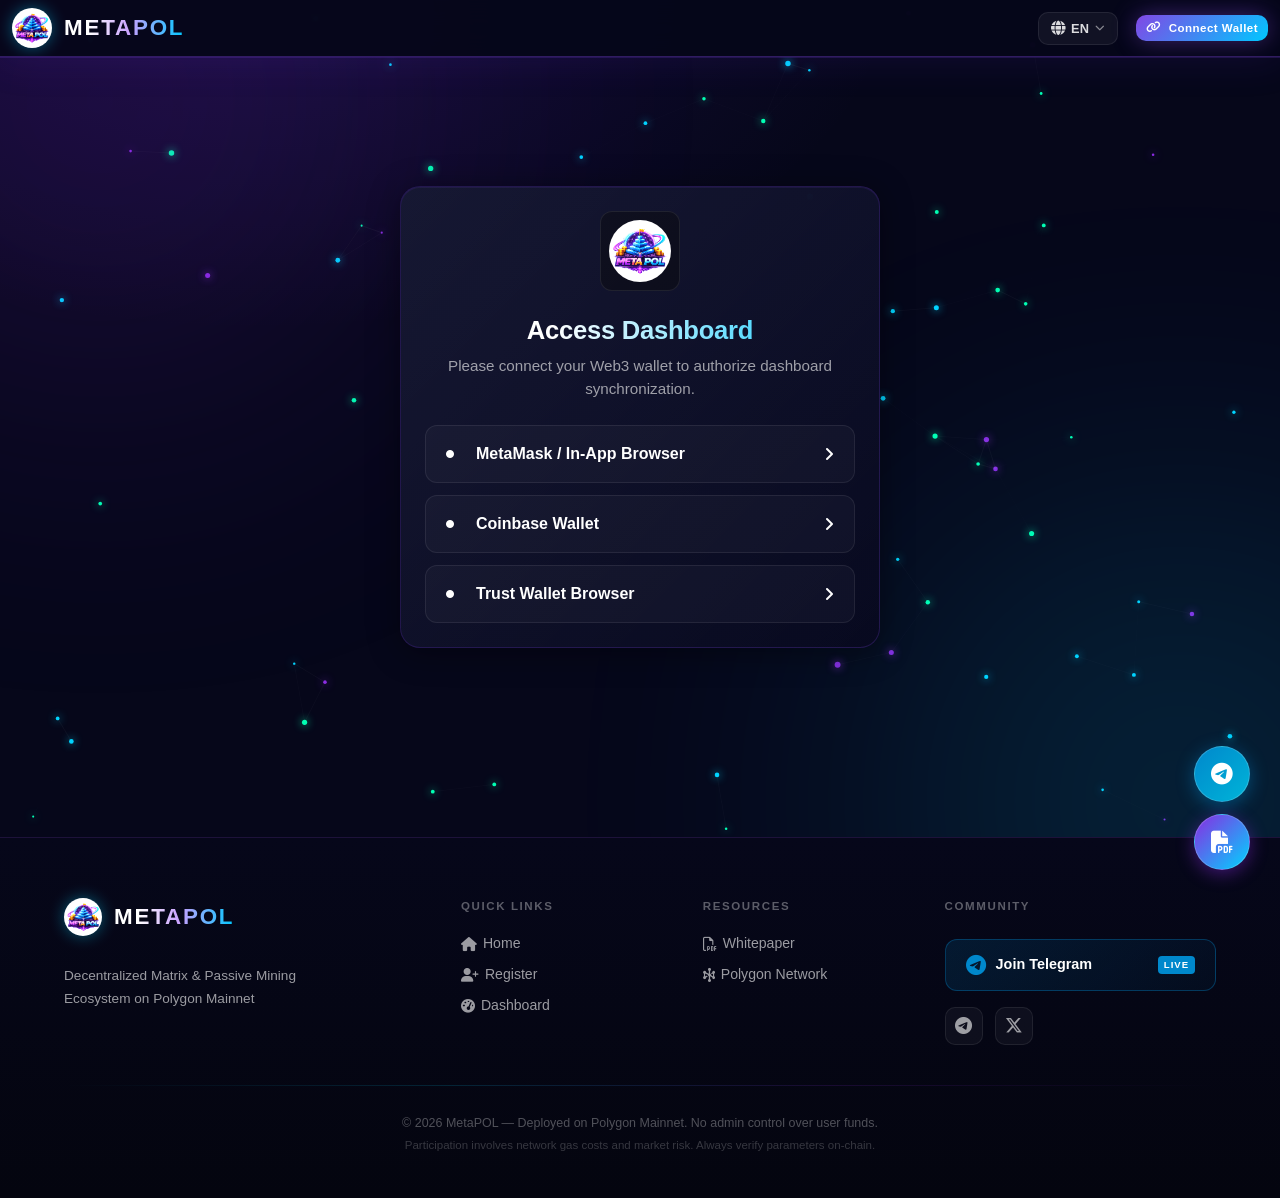
<file: dashboard.html>
<!DOCTYPE html>
<html lang="en">
<head>
    <meta charset="UTF-8">
    <meta name="viewport" content="width=device-width, initial-scale=1.0, maximum-scale=1.0, user-scalable=no">
    <title>MetaPOL - Dashboard</title>
    
    <!-- Favicon & Styles -->
    <link rel="icon" type="image/jpg" href="assets/logo.jpg">
    <link rel="stylesheet" href="https://cdnjs.cloudflare.com/ajax/libs/font-awesome/6.4.0/css/all.min.css">
    <link rel="stylesheet" href="style.css">
    <script src="refcode.js"></script>
</head>
<body class="has-bottom-tab">

    <!-- Canvas Particle Background -->
    <canvas id="bg-canvas"></canvas>

    <!-- Ambient Glowing Backdrops -->
    <div class="ambient-glow glow-top-left"></div>
    <div class="ambient-glow glow-bottom-right"></div>

    <!-- Premium Loading Screen -->
    <div id="loading-screen">
        <div class="loading-logo-container">
            <div class="loading-glow-ring"></div>
            <img src="assets/logo.jpg" alt="MetaPOL Logo">
        </div>
        <div class="loading-text">Synchronizing Dashboard</div>
    </div>

    <!-- Sticky Header -->
    <header class="main-header">
        <div class="header-container">
            <!-- Left: hamburger + logo -->
            <div class="header-left">
                <button id="sidebar-toggle-btn" class="btn-sidebar-toggle" onclick="toggleSidebar()" title="Toggle Menu">
                    <span class="sidebar-toggle-bar"></span>
                    <span class="sidebar-toggle-bar"></span>
                    <span class="sidebar-toggle-bar"></span>
                </button>
                <a href="index.html" class="logo-link">
                    <img src="assets/logo.jpg" alt="MetaPOL Logo" class="logo-img">
                    <span class="logo-text">METAPOL</span>
                </a>
            </div>
            <!-- Right: wallet actions — outside header-actions so never hidden on mobile -->
            <div id="header-right">
                <button id="btn-connect-wallet" class="btn btn-primary" onclick="window.metapolApp.connectWallet()">
                    <i id="header-wallet-icon" class="fa-solid fa-wallet text-accent"></i> 
                    <span id="header-connect-text">Connect Wallet</span>
                </button>
            </div>
        </div>
    </header>

    <!-- Connect Wallet Prompt (Visible when not connected) -->
    <div id="connect-prompt-overlay" class="wallet-prompt-wrapper" style="display: flex;">
        <div class="glass-card wallet-prompt-card">
            <div class="auth-logo" style="background: rgba(0,0,0,0.4); display: flex; align-items: center; justify-content: center; border: 1px solid var(--card-border);">
                <img src="assets/logo.jpg" alt="MetaPOL Logo" style="width: 80%; height: 80%; object-fit: cover; border-radius: 50%; mix-blend-mode: lighten; filter: brightness(1.1) saturate(1.2);">
            </div>
            <h3 class="auth-title" style="font-size: 1.5rem;">Access Dashboard</h3>
            <p class="auth-subtitle" style="margin-bottom: 20px;">Please connect your Web3 wallet to authorize dashboard synchronization.</p>
            
            <div class="wallet-list">
                <div class="wallet-btn-option" onclick="window.metapolApp.connectWallet()">
                    <div class="wallet-option-info">
                        <i class="fa-solid fa-circle text-primary" style="font-size: 0.5rem; margin-right: 6px;"></i>
                        <span>MetaMask / In-App Browser</span>
                    </div>
                    <i class="fa-solid fa-angle-right"></i>
                </div>

                <div class="wallet-btn-option" onclick="window.metapolApp.connectWallet()">
                    <div class="wallet-option-info">
                        <i class="fa-solid fa-circle text-secondary" style="font-size: 0.5rem; margin-right: 6px;"></i>
                        <span>Coinbase Wallet</span>
                    </div>
                    <i class="fa-solid fa-angle-right"></i>
                </div>

                <div class="wallet-btn-option" onclick="window.metapolApp.connectWallet()">
                    <div class="wallet-option-info">
                        <i class="fa-solid fa-circle text-accent" style="font-size: 0.5rem; margin-right: 6px;"></i>
                        <span>Trust Wallet Browser</span>
                    </div>
                    <i class="fa-solid fa-angle-right"></i>
                </div>
            </div>
        </div>
    </div>

    <!-- Main Dashboard Grid Layout (Hidden until wallet is connected) -->
    <div id="dashboard-layout-wrapper" class="dashboard-container" style="display: none;">
        
        <!-- Sidebar backdrop -->
        <div id="sidebar-backdrop" class="sidebar-backdrop" onclick="closeSidebar()"></div>

        <!-- Left Sidebar Navigation -->
        <aside class="glass-card dash-sidebar" id="dash-sidebar">
            <div class="sidebar-header-row">
                <div class="sidebar-brand">
                    <img src="assets/logo.jpg" alt="MetaPOL Logo" style="height: 38px; width: 38px; object-fit: cover; border-radius: 50%; mix-blend-mode: lighten; filter: brightness(1.1) saturate(1.2)">
                    <span class="logo-text" style="font-size: 1.15rem;">DASHBOARD</span>
                </div>
                <button class="sidebar-close-btn" onclick="closeSidebar()"><i class="fa-solid fa-xmark"></i></button>
            </div>
            <div class="sidebar-menu">
                <div class="sidebar-link active" data-tab="overview"><i class="fa-solid fa-gauge"></i> Overview</div>
                <div class="sidebar-link" data-tab="mining"><i class="fa-solid fa-microchip"></i> Passive Mining</div>
                <div class="sidebar-link" data-tab="slots"><i class="fa-solid fa-layer-group"></i> Upgrade Slots</div>
                <div class="sidebar-link" data-tab="matrix"><i class="fa-solid fa-diagram-next"></i> Matrix Queue</div>
                <div class="sidebar-link" data-tab="team"><i class="fa-solid fa-users"></i> Team & Referrals</div>
                <div class="sidebar-link" data-tab="activity"><i class="fa-solid fa-clock-rotate-left"></i> Activity Feed</div>
                <div class="sidebar-link" data-tab="leaderboard"><i class="fa-solid fa-trophy"></i> Leaderboard</div>
                <div class="sidebar-link" data-tab="roi"><i class="fa-solid fa-calculator"></i> ROI Calculator</div>
                <div class="sidebar-link" data-tab="tree"><i class="fa-solid fa-sitemap"></i> Network Tree</div>
                <div class="sidebar-link" data-tab="profile"><i class="fa-solid fa-circle-user"></i> Member Profile</div>
                <div class="sidebar-link" id="sidebar-admin-link" onclick="window.location.href='admin.html'"><i class="fa-solid fa-user-gear" style="color:var(--accent);"></i> Admin Panel</div>
                <div class="sidebar-link" onclick="window.metapolApp.changeWallet()"><i class="fa-solid fa-arrows-rotate" style="color:var(--primary);"></i> Change Wallet</div>
                <div class="sidebar-link" onclick="window.metapolApp.disconnectWallet()"><i class="fa-solid fa-right-from-bracket text-danger"></i> Disconnect</div>
            </div>
        </aside>

        <!-- Main Dashboard View Panel -->
        <main class="dash-main">
            
            <!-- Sliding Navigation Bar for Mobile screens -->
            <div class="mobile-tab-navigation">
                <button class="mobile-tab-btn active" data-tab="overview"><i class="fa-solid fa-gauge"></i> Overview</button>
                <button class="mobile-tab-btn" data-tab="mining"><i class="fa-solid fa-microchip"></i> Mining</button>
                <button class="mobile-tab-btn" data-tab="slots"><i class="fa-solid fa-layer-group"></i> Slots</button>
                <button class="mobile-tab-btn" data-tab="matrix"><i class="fa-solid fa-diagram-next"></i> Matrix</button>
                <button class="mobile-tab-btn" data-tab="team"><i class="fa-solid fa-users"></i> Team</button>
                <button class="mobile-tab-btn" data-tab="activity"><i class="fa-solid fa-clock-rotate-left"></i> Activity</button>
                <button class="mobile-tab-btn" data-tab="leaderboard"><i class="fa-solid fa-trophy"></i> Leaders</button>
                <button class="mobile-tab-btn" data-tab="roi"><i class="fa-solid fa-calculator"></i> ROI</button>
                <button class="mobile-tab-btn" data-tab="tree"><i class="fa-solid fa-sitemap"></i> Tree</button>
                <button class="mobile-tab-btn" data-tab="profile"><i class="fa-solid fa-circle-user"></i> Profile</button>
            </div>

            <!-- ==================== REFERRAL QUICK BAR ==================== -->
            <div class="referral-quick-bar">
                <div class="referral-quick-inner">
                    <div class="referral-quick-label">
                        <i class="fa-solid fa-share-nodes"></i>
                        <span>Your Referral Link</span>
                    </div>
                    <div class="referral-quick-link-wrap">
                        <span class="referral-quick-link-text" id="referral-quick-display">Connect wallet to generate</span>
                    </div>
                    <button class="referral-quick-copy-btn" onclick="copyReferralLinkQuick()" title="Copy link">
                        <i class="fa-solid fa-copy" id="referral-quick-copy-icon"></i>
                        <span id="referral-quick-copy-text">Copy</span>
                    </button>
                    <div class="referral-quick-share-btns">
                        <button class="referral-quick-share" onclick="shareReferral('whatsapp')" title="WhatsApp"><i class="fa-brands fa-whatsapp"></i></button>
                        <button class="referral-quick-share" onclick="shareReferral('telegram')" title="Telegram"><i class="fa-brands fa-telegram"></i></button>
                        <button class="referral-quick-share" onclick="shareReferral('twitter')" title="Twitter/X"><i class="fa-brands fa-x-twitter"></i></button>
                    </div>
                </div>
            </div>

            <!-- ==================== OVERVIEW TAB ==================== -->
            <div id="tab-overview" class="tab-panel active">

                <!-- 3D Character Welcome Banner -->
                <div class="overview-char-banner">
                    <!-- Small POL character -->
                    <div class="ocb-char">
                        <svg viewBox="0 0 160 200" xmlns="http://www.w3.org/2000/svg" style="width:120px;height:150px;overflow:visible;">
                            <defs>
                                <radialGradient id="ocSkin" cx="50%" cy="30%" r="60%"><stop offset="0%" stop-color="#FFCC99"/><stop offset="100%" stop-color="#E8935A"/></radialGradient>
                                <radialGradient id="ocShirt" cx="50%" cy="20%" r="70%"><stop offset="0%" stop-color="#9966FF"/><stop offset="100%" stop-color="#5500BB"/></radialGradient>
                                <radialGradient id="ocHair" cx="50%" cy="0%" r="80%"><stop offset="0%" stop-color="#4A3010"/><stop offset="100%" stop-color="#1A0A00"/></radialGradient>
                                <radialGradient id="ocPolCoin" cx="35%" cy="30%" r="65%"><stop offset="0%" stop-color="#9B6BF5"/><stop offset="60%" stop-color="#7B2FE0"/><stop offset="100%" stop-color="#4A0FA0"/></radialGradient>
                                <filter id="ocGlow"><feGaussianBlur stdDeviation="3" result="b"/><feMerge><feMergeNode in="b"/><feMergeNode in="SourceGraphic"/></feMerge></filter>
                            </defs>
                            <!-- POL Coin held -->
                            <g filter="url(#ocGlow)" style="animation:polFloat 4s ease-in-out infinite; animation-delay:-1s;">
                                <circle cx="46" cy="52" r="38" fill="url(#ocPolCoin)"/>
                                <circle cx="46" cy="52" r="38" fill="none" stroke="rgba(200,160,255,0.4)" stroke-width="2"/>
                                <circle cx="46" cy="52" r="30" fill="none" stroke="rgba(200,160,255,0.2)" stroke-width="1"/>
                                <polygon points="46,30 60,38 60,54 46,62 32,54 32,38" fill="none" stroke="rgba(255,255,255,0.3)" stroke-width="1.5"/>
                                <text x="46" y="56" text-anchor="middle" font-size="10" font-weight="900" fill="rgba(255,255,255,0.9)" font-family="Exo 2,sans-serif">POL</text>
                                <ellipse cx="34" cy="40" rx="8" ry="5" fill="rgba(255,255,255,0.2)" transform="rotate(-30,34,40)"/>
                            </g>
                            <!-- Legs -->
                            <rect x="70" y="152" width="16" height="40" rx="7" fill="#223355"/>
                            <rect x="92" y="152" width="16" height="40" rx="7" fill="#223355"/>
                            <ellipse cx="78" cy="194" rx="14" ry="6" fill="#181818"/>
                            <ellipse cx="100" cy="194" rx="14" ry="6" fill="#181818"/>
                            <!-- Torso -->
                            <path d="M62,108 Q70,100 84,99 Q98,100 106,108 L110,155 Q84,168 58,155 Z" fill="url(#ocShirt)"/>
                            <!-- Arms -->
                            <path d="M63,115 Q44,120 40,108 Q36,95 48,90" fill="none" stroke="url(#ocSkin)" stroke-width="14" stroke-linecap="round"/>
                            <ellipse cx="47" cy="89" rx="9" ry="8" fill="url(#ocSkin)"/>
                            <path d="M106,115 Q125,108 128,122 Q131,136 122,140" fill="none" stroke="url(#ocSkin)" stroke-width="13" stroke-linecap="round"/>
                            <!-- Neck -->
                            <rect x="76" y="90" width="16" height="14" rx="5" fill="url(#ocSkin)"/>
                            <!-- Head -->
                            <ellipse cx="84" cy="72" rx="32" ry="34" fill="url(#ocSkin)"/>
                            <!-- Hair -->
                            <path d="M54,64 Q57,40 84,34 Q111,40 114,64 Q106,48 84,46 Q62,48 54,64 Z" fill="url(#ocHair)"/>
                            <path d="M78,34 Q84,22 90,28 Q87,36 84,34 Z" fill="url(#ocHair)"/>
                            <!-- Eyes -->
                            <ellipse cx="73" cy="74" rx="7" ry="8" fill="white"/>
                            <ellipse cx="73" cy="75" rx="4.5" ry="5.5" fill="#3A2010"/>
                            <ellipse cx="73" cy="75" rx="2.5" ry="3" fill="#000"/>
                            <ellipse cx="74.5" cy="72.5" rx="1.5" ry="1.5" fill="white"/>
                            <ellipse cx="95" cy="74" rx="7" ry="8" fill="white"/>
                            <ellipse cx="95" cy="75" rx="4.5" ry="5.5" fill="#3A2010"/>
                            <ellipse cx="95" cy="75" rx="2.5" ry="3" fill="#000"/>
                            <ellipse cx="96.5" cy="72.5" rx="1.5" ry="1.5" fill="white"/>
                            <!-- Eyebrows -->
                            <path d="M65,62 Q73,58 80,61" fill="none" stroke="#3A2010" stroke-width="2" stroke-linecap="round"/>
                            <path d="M88,61 Q95,58 103,62" fill="none" stroke="#3A2010" stroke-width="2" stroke-linecap="round"/>
                            <!-- Smile -->
                            <path d="M72,88 Q84,98 96,88" fill="none" stroke="#C0603A" stroke-width="2.2" stroke-linecap="round"/>
                            <!-- Cheeks -->
                            <ellipse cx="63" cy="82" rx="7" ry="5" fill="rgba(255,120,100,0.2)"/>
                            <ellipse cx="105" cy="82" rx="7" ry="5" fill="rgba(255,120,100,0.2)"/>
                            <!-- Star sparkles -->
                            <g filter="url(#ocGlow)">
                                <path d="M135,50 L137,44 L139,50 L145,52 L139,54 L137,60 L135,54 L129,52 Z" fill="#FFD700" opacity="0.8"/>
                                <path d="M18,100 L20,95 L22,100 L27,102 L22,104 L20,109 L18,104 L13,102 Z" fill="#00FFD1" opacity="0.7"/>
                            </g>
                        </svg>
                    </div>

                    <div class="ocb-text">
                        <div class="ocb-greeting">⬡ Welcome to MetaPOL Dashboard</div>
                        <div class="ocb-title">Your <span>Polygon</span> Passive<br>Income Machine</div>
                        <div class="ocb-sub">Mining ROI · Matrix Cycles · Direct Commission · All automated on-chain</div>
                    </div>

                    <!-- Animated POL coin orbit -->
                    <div class="pol-orbit-wrap" style="width:110px; height:110px; flex-shrink:0;">
                        <div class="pol-orbit-ring" style="width:105px; height:105px;">
                            <div class="pol-orbit-dot"></div>
                        </div>
                        <div class="pol-orbit-ring-2" style="width:80px; height:80px;">
                            <div class="pol-orbit-dot-2"></div>
                        </div>
                        <svg viewBox="0 0 120 120" xmlns="http://www.w3.org/2000/svg" style="width:64px;height:64px;overflow:visible;" class="ocb-pol-coin">
    <defs>
        <radialGradient id="polGradocb" cx="35%" cy="30%" r="65%">
            <stop offset="0%" stop-color="#9B6BF5"/>
            <stop offset="50%" stop-color="#7B2FE0"/>
            <stop offset="100%" stop-color="#4A0FA0"/>
        </radialGradient>
        <radialGradient id="polEdgeocb" cx="50%" cy="50%" r="50%">
            <stop offset="0%" stop-color="#A87FF8"/>
            <stop offset="100%" stop-color="#5B1FC8"/>
        </radialGradient>
        <filter id="polGlowFocb">
            <feGaussianBlur stdDeviation="6" result="blur"/>
            <feMerge><feMergeNode in="blur"/><feMergeNode in="SourceGraphic"/></feMerge>
        </filter>
    </defs>
    <!-- Shadow -->
    <ellipse cx="60" cy="112" rx="36" ry="6" fill="rgba(130,71,229,0.3)" filter="url(#polGlowFocb)"/>
    <!-- Outer rim -->
    <circle cx="60" cy="58" r="52" fill="url(#polEdgeocb)"/>
    <!-- Main face -->
    <circle cx="60" cy="56" r="50" fill="url(#polGradocb)"/>
    <!-- Inner ring -->
    <circle cx="60" cy="56" r="42" fill="none" stroke="rgba(200,160,255,0.25)" stroke-width="1.5"/>
    <circle cx="60" cy="56" r="34" fill="none" stroke="rgba(200,160,255,0.15)" stroke-width="1"/>
    <!-- Polygon hexagon symbol -->
    <polygon points="60,28 80,39 80,61 60,72 40,61 40,39" fill="none" stroke="rgba(255,255,255,0.35)" stroke-width="2" stroke-linejoin="round"/>
    <polygon points="60,34 75,43 75,59 60,68 45,59 45,43" fill="rgba(255,255,255,0.08)"/>
    <!-- POL text -->
    <text x="60" y="62" text-anchor="middle" font-size="16" font-weight="900" fill="rgba(255,255,255,0.9)" font-family="Exo 2,sans-serif" letter-spacing="1">POL</text>
    <!-- Shine -->
    <ellipse cx="44" cy="38" rx="14" ry="9" fill="rgba(255,255,255,0.18)" transform="rotate(-30,44,38)"/>
    <!-- Sparkle dots -->
    <circle cx="96" cy="24" r="3" fill="#A87FF8" opacity="0.7"/>
    <circle cx="16" cy="72" r="2" fill="#00FFD1" opacity="0.6"/>
    <circle cx="100" cy="80" r="2.5" fill="#8247E5" opacity="0.5"/>
</svg>
                    </div>
                </div>
                <div class="stats-grid">
                    <div class="stat-card">
                        <span class="stat-label">Member ID</span>
                        <span class="stat-value" id="stat-member-id">#0</span>
                        <span class="stat-footer" id="stat-founder-badge"><span class="badge-role badge-role-user">User</span></span>
                    </div>
                    <div class="stat-card">
                        <span class="stat-label">Total Earnings</span>
                        <span class="stat-value" id="stat-total-earnings">0.00 POL</span>
                        <span class="stat-footer"><i class="fa-solid fa-wallet text-accent"></i> Matrix + Referral Payouts</span>
                    </div>
                    <div class="stat-card">
                        <span class="stat-label">Mining Capital</span>
                        <span class="stat-value" id="stat-mining-capital">0.00 POL</span>
                        <span class="stat-footer"><i class="fa-solid fa-microchip text-primary"></i> Under Passive Contract</span>
                    </div>
                    <div class="stat-card">
                        <span class="stat-label">Direct Referrals</span>
                        <span class="stat-value" id="stat-direct-referrals">0</span>
                        <span class="stat-footer" id="stat-eligibility-badge"><i class="fa-solid fa-circle-xmark text-danger"></i> Matrix Ineligible</span>
                    </div>
                    <div class="stat-card stat-card--commission">
                        <span class="stat-label">Direct Commission</span>
                        <span class="stat-value" id="stat-direct-commission" style="color: var(--accent);">0.00 POL</span>
                        <span class="stat-footer"><i class="fa-solid fa-hand-holding-dollar" style="color:var(--accent);"></i> Sponsor Referral Earnings</span>
                    </div>
                    <div class="stat-card stat-card--team">
                        <span class="stat-label">Total Team Size</span>
                        <span class="stat-value" id="stat-team-size" style="background: linear-gradient(135deg,#fff 40%,var(--cyan) 100%); -webkit-background-clip:text; -webkit-text-fill-color:transparent;">0</span>
                        <span class="stat-footer"><i class="fa-solid fa-users" style="color:var(--cyan);"></i> <span id="stat-team-footer">Direct members</span></span>
                    </div>
                </div>

                <div class="overview-grid">
                    <!-- Live Mining Overview Card -->
                    <div class="glass-card mining-live-card">
                        <div class="mining-ticker-wrapper">
                            <span class="mining-ticker-title">Live ROI Mining Rewards</span>
                            <span class="mining-ticker-value" id="live-mining-counter">0.00000000 <span class="mining-ticker-symbol">POL</span></span>
                            
                            <div class="live-status-row">
                                <div class="live-badge">
                                    <span class="ping-dot"></span> LIVE
                                </div>
                                <span class="sync-time-label">Last Sync:</span>
                                <span class="sync-time-val" id="overview-last-sync">—</span>
                            </div>

                            <!-- Claimable ROI — prominent widget -->
                            <div class="claimable-widget">
                                <div class="claimable-widget-label">
                                    <i class="fa-solid fa-circle-down"></i> Total Claimable Now
                                </div>
                                <div class="claimable-widget-value" id="overview-claimable">0.0000 POL</div>
                            </div>
                            
                            <div class="mining-stats-row">
                                <div class="mining-stat-mini">
                                    <div class="mining-stat-mini-label">Total Withdrawn</div>
                                    <div class="mining-stat-mini-val" id="mining-total-withdrawn">0.00 POL</div>
                                </div>
                                <div class="mining-stat-mini">
                                    <div class="mining-stat-mini-label">Estimated Daily</div>
                                    <div class="mining-stat-mini-val" id="mining-est-daily" style="color: var(--accent);">0.00 POL</div>
                                </div>
                            </div>

                            <div class="mining-action-row">
                                <button class="btn btn-primary btn-glow" onclick="executeClaimMining()">
                                    <i class="fa-solid fa-circle-down"></i> Claim Mining Rewards
                                </button>
                            </div>
                        </div>
                    </div>

                    <!-- Global Payout Line status -->
                    <div class="glass-card">
                        <h3 class="panel-section-title"><i class="fa-solid fa-diagram-next"></i> Matrix Queue Status</h3>
                        <p style="font-size: 0.85rem; color: var(--text-muted); margin-bottom: 20px;">
                            Your active earning positions across all slot levels. New members joining ahead of you move the payout forward automatically.
                        </p>
                        
                        <div style="display: flex; flex-direction: column; gap: 16px;" id="overview-matrix-slots-list">
                            <!-- Populated dynamically via JS -->
                            <div style="text-align: center; color: var(--text-muted); font-size: 0.85rem; padding: 20px 0;">
                                No active slots bought. Go to the slots tab to purchase Slot 1.
                            </div>
                        </div>
                    </div>
                </div>
                <!-- Income Breakdown — overview only -->
                <div class="glass-card" style="margin-bottom: 14px; padding: 20px;">
                    <h3 class="panel-section-title" style="font-size:0.8rem; margin-bottom:14px;">
                        <i class="fa-solid fa-chart-pie"></i> Income Breakdown
                    </h3>
                    <div style="display: flex; flex-direction: column; gap: 10px;">
                        <div class="income-type-row">
                            <div class="income-type-icon mining"><i class="fa-solid fa-microchip"></i></div>
                            <div style="flex:1; min-width:0;">
                                <div class="income-type-label">Passive Mining</div>
                                <div class="income-type-val" id="income-mining-val">0.00 POL</div>
                            </div>
                            <div style="text-align:right;">
                                <div style="font-size:0.6rem; color:rgba(0,255,209,0.5); font-family:var(--font-display); letter-spacing:0.06em; text-transform:uppercase; font-weight:700;">LIVE ROI</div>
                                <div style="font-size:0.75rem; color:var(--income-mining); font-family:var(--font-display); font-weight:700;" id="income-mining-daily">~0.00/day</div>
                            </div>
                        </div>
                        <div class="income-type-row">
                            <div class="income-type-icon matrix"><i class="fa-solid fa-diagram-next"></i></div>
                            <div style="flex:1; min-width:0;">
                                <div class="income-type-label">Matrix Payouts</div>
                                <div class="income-type-val" id="income-matrix-val">0.00 POL</div>
                            </div>
                            <div style="text-align:right;">
                                <div style="font-size:0.6rem; color:rgba(0,200,255,0.5); font-family:var(--font-display); letter-spacing:0.06em; text-transform:uppercase; font-weight:700;">TOTAL EARNED</div>
                                <div style="font-size:0.75rem; color:var(--income-matrix); font-family:var(--font-display); font-weight:700;" id="income-matrix-slots">—</div>
                            </div>
                        </div>
                        <div class="income-type-row">
                            <div class="income-type-icon direct"><i class="fa-solid fa-hand-holding-dollar"></i></div>
                            <div style="flex:1; min-width:0;">
                                <div class="income-type-label">Direct Commission</div>
                                <div class="income-type-val" id="income-direct-val">0.00 POL</div>
                            </div>
                            <div style="text-align:right;">
                                <div style="font-size:0.6rem; color:rgba(255,170,0,0.5); font-family:var(--font-display); letter-spacing:0.06em; text-transform:uppercase; font-weight:700;">REFERRALS</div>
                                <div style="font-size:0.75rem; color:var(--income-direct); font-family:var(--font-display); font-weight:700;" id="income-direct-count">0 users</div>
                            </div>
                        </div>
                    </div>
                </div>
            </div>

            <!-- ==================== MINING TAB ==================== -->
            <div id="tab-mining" class="tab-panel">

                <!-- Mining Hero Infographic -->
                <div class="mining-hero-infographic">
                    <div class="mhi-left">
                        <div class="mhi-eyebrow">
                            <span style="width:16px;height:2px;background:#8247E5;display:inline-block;border-radius:2px;"></span>
                            Passive Mining Engine
                        </div>
                        <div class="mhi-title">⛏️ Your POL Earns<br>While You Sleep</div>
                        <div class="mhi-roi-strip">
                            <div class="mhi-roi-pill">⚡ 1.5% Daily ROI</div>
                            <div class="mhi-roi-pill">🔒 Up to 5× Return</div>
                            <div class="mhi-roi-pill teal">🤖 Fully Automated</div>
                            <div class="mhi-roi-pill teal">⬡ Polygon Network</div>
                        </div>
                    </div>
                    <!-- Animated POL coin with orbit -->
                    <div class="pol-orbit-wrap pol-coin-xl" style="position:relative;">
                        <div class="pol-orbit-ring" style="width:125px;height:125px;"><div class="pol-orbit-dot"></div></div>
                        <div class="pol-orbit-ring-2" style="width:96px;height:96px;"><div class="pol-orbit-dot-2"></div></div>
                        <svg viewBox="0 0 120 120" xmlns="http://www.w3.org/2000/svg" style="width:80px;height:80px;overflow:visible;" class="ocb-pol-coin">
    <defs>
        <radialGradient id="polGradmhi" cx="35%" cy="30%" r="65%">
            <stop offset="0%" stop-color="#9B6BF5"/>
            <stop offset="50%" stop-color="#7B2FE0"/>
            <stop offset="100%" stop-color="#4A0FA0"/>
        </radialGradient>
        <radialGradient id="polEdgemhi" cx="50%" cy="50%" r="50%">
            <stop offset="0%" stop-color="#A87FF8"/>
            <stop offset="100%" stop-color="#5B1FC8"/>
        </radialGradient>
        <filter id="polGlowFmhi">
            <feGaussianBlur stdDeviation="6" result="blur"/>
            <feMerge><feMergeNode in="blur"/><feMergeNode in="SourceGraphic"/></feMerge>
        </filter>
    </defs>
    <!-- Shadow -->
    <ellipse cx="60" cy="112" rx="36" ry="6" fill="rgba(130,71,229,0.3)" filter="url(#polGlowFmhi)"/>
    <!-- Outer rim -->
    <circle cx="60" cy="58" r="52" fill="url(#polEdgemhi)"/>
    <!-- Main face -->
    <circle cx="60" cy="56" r="50" fill="url(#polGradmhi)"/>
    <!-- Inner ring -->
    <circle cx="60" cy="56" r="42" fill="none" stroke="rgba(200,160,255,0.25)" stroke-width="1.5"/>
    <circle cx="60" cy="56" r="34" fill="none" stroke="rgba(200,160,255,0.15)" stroke-width="1"/>
    <!-- Polygon hexagon symbol -->
    <polygon points="60,28 80,39 80,61 60,72 40,61 40,39" fill="none" stroke="rgba(255,255,255,0.35)" stroke-width="2" stroke-linejoin="round"/>
    <polygon points="60,34 75,43 75,59 60,68 45,59 45,43" fill="rgba(255,255,255,0.08)"/>
    <!-- POL text -->
    <text x="60" y="62" text-anchor="middle" font-size="16" font-weight="900" fill="rgba(255,255,255,0.9)" font-family="Exo 2,sans-serif" letter-spacing="1">POL</text>
    <!-- Shine -->
    <ellipse cx="44" cy="38" rx="14" ry="9" fill="rgba(255,255,255,0.18)" transform="rotate(-30,44,38)"/>
    <!-- Sparkle dots -->
    <circle cx="96" cy="24" r="3" fill="#A87FF8" opacity="0.7"/>
    <circle cx="16" cy="72" r="2" fill="#00FFD1" opacity="0.6"/>
    <circle cx="100" cy="80" r="2.5" fill="#8247E5" opacity="0.5"/>
</svg>
                    </div>
                </div>
                <div class="glass-card mining-live-card" style="margin-bottom: 30px;">
                    <div class="mining-ticker-wrapper">
                        <span class="mining-ticker-title">Accumulating ROI Rewards</span>
                        <span class="mining-ticker-value" id="live-mining-tab-counter">0.00000000 <span class="mining-ticker-symbol">POL</span></span>
                        
                        <div class="live-status-row">
                            <div class="live-badge">
                                <span class="ping-dot"></span> LIVE
                            </div>
                            <span class="sync-time-label">Last Sync:</span>
                            <span class="sync-time-val" id="mining-tab-last-sync">—</span>
                            <span class="claimable-label">Claimable Now:</span>
                            <span class="claimable-val" id="mining-tab-claimable">0.00 POL</span>
                        </div>
                        
                        <div class="mining-slots-summary-grid" style="margin-top: 30px; width: 100%;">
                            <div class="mining-stat-mini">
                                <div class="mining-stat-mini-label">Active Capital</div>
                                <div class="mining-stat-mini-val" id="tab-mining-capital">0.00 POL</div>
                            </div>
                            <div class="mining-stat-mini">
                                <div class="mining-stat-mini-label">Total Claimed</div>
                                <div class="mining-stat-mini-val" id="tab-mining-withdrawn">0.00 POL</div>
                            </div>
                            <div class="mining-stat-mini">
                                <div class="mining-stat-mini-label">Daily returns (1.5% of cap)</div>
                                <div class="mining-stat-mini-val" id="tab-mining-daily" style="color: var(--accent);">0.00 POL</div>
                            </div>
                            <div class="mining-stat-mini">
                                <div class="mining-stat-mini-label">Passive Mining Cap (5x cap)</div>
                                <div class="mining-stat-mini-val" id="tab-mining-cap">0.00 POL</div>
                            </div>
                        </div>

                        <div class="mining-action-row mining-action-centered">
                            <button class="btn btn-primary btn-glow" style="width: 100%;" onclick="executeClaimMining()">
                                <i class="fa-solid fa-circle-down"></i> Claim Mining Rewards
                            </button>
                        </div>
                    </div>
                </div>

                <div class="glass-card">
                    <h3 class="panel-section-title"><i class="fa-solid fa-list-check"></i> Active Mining Entries</h3>
                    <div class="table-responsive-wrapper">
                        <table class="premium-table">
                            <thead>
                                <tr>
                                    <th># Entry</th>
                                    <th>Mining Capital</th>
                                    <th>Accumulation Cap (5x)</th>
                                    <th>Total Withdrawn</th>
                                    <th>Join Date</th>
                                    <th>Status</th>
                                </tr>
                            </thead>
                            <tbody id="mining-entries-table-body">
                                <tr>
                                    <td colspan="6" style="text-align: center; color: var(--text-muted);">No active mining entries found. Buy slots to initialize mining capital.</td>
                                </tr>
                            </tbody>
                        </table>
                    </div>
                </div>
            </div>

            <!-- ==================== SLOTS TAB ==================== -->
            <div id="tab-slots" class="tab-panel">

                <!-- Slots Header Infographic -->
                <div class="slots-header-infographic">
                    <!-- Small walking character -->
                    <svg viewBox="0 0 80 100" xmlns="http://www.w3.org/2000/svg" style="width:70px;height:88px;flex-shrink:0;overflow:visible;animation:charWalk 2s ease-in-out infinite;">
                        <defs>
                            <radialGradient id="slSkin" cx="50%" cy="30%" r="60%"><stop offset="0%" stop-color="#FFCC99"/><stop offset="100%" stop-color="#E8935A"/></radialGradient>
                            <radialGradient id="slShirt" cx="50%" cy="20%" r="70%"><stop offset="0%" stop-color="#9966FF"/><stop offset="100%" stop-color="#5500BB"/></radialGradient>
                            <radialGradient id="slHair" cx="50%" cy="0%" r="80%"><stop offset="0%" stop-color="#4A3010"/><stop offset="100%" stop-color="#1A0A00"/></radialGradient>
                        </defs>
                        <rect x="30" y="68" width="9" height="22" rx="4" fill="#223355"/>
                        <rect x="42" y="68" width="9" height="22" rx="4" fill="#223355"/>
                        <ellipse cx="34.5" cy="92" rx="9" ry="4" fill="#111"/>
                        <ellipse cx="46.5" cy="92" rx="9" ry="4" fill="#111"/>
                        <path d="M25,44 Q30,38 40,37 Q50,38 55,44 L57,70 Q40,78 23,70 Z" fill="url(#slShirt)"/>
                        <path d="M25,48 Q14,52 12,62 Q10,70 16,73" fill="none" stroke="url(#slSkin)" stroke-width="8" stroke-linecap="round"/>
                        <path d="M55,48 Q66,44 67,54 Q68,62 62,65" fill="none" stroke="url(#slSkin)" stroke-width="8" stroke-linecap="round"/>
                        <rect x="34" y="31" width="12" height="10" rx="4" fill="url(#slSkin)"/>
                        <ellipse cx="40" cy="23" rx="20" ry="22" fill="url(#slSkin)"/>
                        <path d="M21,18 Q23,4 40,0 Q57,4 59,18 Q53,8 40,7 Q27,8 21,18 Z" fill="url(#slHair)"/>
                        <ellipse cx="30" cy="24" rx="5" ry="6" fill="white"/>
                        <ellipse cx="30" cy="25" rx="3" ry="4" fill="#2A1505"/>
                        <ellipse cx="50" cy="24" rx="5" ry="6" fill="white"/>
                        <ellipse cx="50" cy="25" rx="3" ry="4" fill="#2A1505"/>
                        <path d="M34,34 Q40,40 46,34" fill="none" stroke="#C0603A" stroke-width="1.8" stroke-linecap="round"/>
                    </svg>

                    <div style="flex:1; min-width:0;">
                        <div class="section-eyebrow">Upgrade Ladder</div>
                        <div style="font-family:var(--font-display); font-size:1.25rem; font-weight:900; color:#fff; margin-bottom:6px; line-height:1.2;">
                            Higher Slot = <span style="background:linear-gradient(90deg,#8247E5,#00C8FF);-webkit-background-clip:text;-webkit-text-fill-color:transparent;">Bigger Payouts</span>
                        </div>
                        <div style="font-size:0.8rem; color:rgba(255,255,255,0.4); font-family:var(--font-display);">
                            20% of slot price → Mining Capital · 72% → Matrix Pool · Cycles reward you automatically
                        </div>
                        <!-- Mini progress bar strip -->
                        <div style="display:flex; gap:3px; margin-top:10px; align-items:flex-end;">
                            <div style="display:flex;flex-direction:column;align-items:center;gap:2px;" title="Slot 1">
                                <div style="width:16px;background:linear-gradient(180deg,#00C8FF,#00C8FF44);border-radius:3px 3px 0 0;height:14px;"></div>
                                <span style="font-size:9px;color:rgba(255,255,255,0.4);font-family:var(--font-caption);font-weight:700;">1</span>
                            </div>
                            <div style="display:flex;flex-direction:column;align-items:center;gap:2px;">
                                <div style="width:16px;background:linear-gradient(180deg,#20E5B0,#20E5B044);border-radius:3px 3px 0 0;height:20px;"></div>
                                <span style="font-size:9px;color:rgba(255,255,255,0.4);font-family:var(--font-caption);font-weight:700;">2</span>
                            </div>
                            <div style="display:flex;flex-direction:column;align-items:center;gap:2px;">
                                <div style="width:16px;background:linear-gradient(180deg,#80E040,#80E04044);border-radius:3px 3px 0 0;height:28px;"></div>
                                <span style="font-size:9px;color:rgba(255,255,255,0.4);font-family:var(--font-caption);font-weight:700;">3</span>
                            </div>
                            <div style="display:flex;flex-direction:column;align-items:center;gap:2px;">
                                <div style="width:16px;background:linear-gradient(180deg,#E0C040,#E0C04044);border-radius:3px 3px 0 0;height:38px;"></div>
                                <span style="font-size:9px;color:rgba(255,255,255,0.4);font-family:var(--font-caption);font-weight:700;">4</span>
                            </div>
                            <div style="display:flex;flex-direction:column;align-items:center;gap:2px;">
                                <div style="width:16px;background:linear-gradient(180deg,#FFA030,#FFA03044);border-radius:3px 3px 0 0;height:50px;"></div>
                                <span style="font-size:9px;color:rgba(255,255,255,0.4);font-family:var(--font-caption);font-weight:700;">5</span>
                            </div>
                            <div style="display:flex;flex-direction:column;align-items:center;gap:2px;">
                                <div style="width:16px;background:linear-gradient(180deg,#FF7020,#FF702044);border-radius:3px 3px 0 0;height:64px;"></div>
                                <span style="font-size:9px;color:rgba(255,255,255,0.4);font-family:var(--font-caption);font-weight:700;">6</span>
                            </div>
                            <div style="display:flex;flex-direction:column;align-items:center;gap:2px;">
                                <div style="width:16px;background:linear-gradient(180deg,#FF4040,#FF404044);border-radius:3px 3px 0 0;height:82px;"></div>
                                <span style="font-size:9px;color:rgba(255,255,255,0.4);font-family:var(--font-caption);font-weight:700;">7</span>
                            </div>
                            <div style="display:flex;flex-direction:column;align-items:center;gap:2px;">
                                <div style="width:16px;background:linear-gradient(180deg,#FF2060,#FF206055);border-radius:3px 3px 0 0;height:100px;border:1px solid rgba(255,32,96,0.4);"></div>
                                <span style="font-size:9px;color:#FF6090;font-family:var(--font-caption);font-weight:700;">8</span>
                            </div>
                            <div style="margin-left:6px;display:flex;flex-direction:column;justify-content:center;">
                                <span style="font-size:10px;color:rgba(255,255,255,0.25);font-family:var(--font-caption);">···4 more</span>
                            </div>
                        </div>
                    </div>
                    <div class="pol-orbit-wrap" style="flex-shrink:0;">
                        <svg viewBox="0 0 120 120" xmlns="http://www.w3.org/2000/svg" style="width:72px;height:72px;overflow:visible;" class="ocb-pol-coin">
    <defs>
        <radialGradient id="polGradslh" cx="35%" cy="30%" r="65%">
            <stop offset="0%" stop-color="#9B6BF5"/>
            <stop offset="50%" stop-color="#7B2FE0"/>
            <stop offset="100%" stop-color="#4A0FA0"/>
        </radialGradient>
        <radialGradient id="polEdgeslh" cx="50%" cy="50%" r="50%">
            <stop offset="0%" stop-color="#A87FF8"/>
            <stop offset="100%" stop-color="#5B1FC8"/>
        </radialGradient>
        <filter id="polGlowFslh">
            <feGaussianBlur stdDeviation="6" result="blur"/>
            <feMerge><feMergeNode in="blur"/><feMergeNode in="SourceGraphic"/></feMerge>
        </filter>
    </defs>
    <!-- Shadow -->
    <ellipse cx="60" cy="112" rx="36" ry="6" fill="rgba(130,71,229,0.3)" filter="url(#polGlowFslh)"/>
    <!-- Outer rim -->
    <circle cx="60" cy="58" r="52" fill="url(#polEdgeslh)"/>
    <!-- Main face -->
    <circle cx="60" cy="56" r="50" fill="url(#polGradslh)"/>
    <!-- Inner ring -->
    <circle cx="60" cy="56" r="42" fill="none" stroke="rgba(200,160,255,0.25)" stroke-width="1.5"/>
    <circle cx="60" cy="56" r="34" fill="none" stroke="rgba(200,160,255,0.15)" stroke-width="1"/>
    <!-- Polygon hexagon symbol -->
    <polygon points="60,28 80,39 80,61 60,72 40,61 40,39" fill="none" stroke="rgba(255,255,255,0.35)" stroke-width="2" stroke-linejoin="round"/>
    <polygon points="60,34 75,43 75,59 60,68 45,59 45,43" fill="rgba(255,255,255,0.08)"/>
    <!-- POL text -->
    <text x="60" y="62" text-anchor="middle" font-size="16" font-weight="900" fill="rgba(255,255,255,0.9)" font-family="Exo 2,sans-serif" letter-spacing="1">POL</text>
    <!-- Shine -->
    <ellipse cx="44" cy="38" rx="14" ry="9" fill="rgba(255,255,255,0.18)" transform="rotate(-30,44,38)"/>
    <!-- Sparkle dots -->
    <circle cx="96" cy="24" r="3" fill="#A87FF8" opacity="0.7"/>
    <circle cx="16" cy="72" r="2" fill="#00FFD1" opacity="0.6"/>
    <circle cx="100" cy="80" r="2.5" fill="#8247E5" opacity="0.5"/>
</svg>
                    </div>
                </div>
                <div class="glass-card" style="margin-bottom: 30px;">
                    <h3 class="panel-section-title"><i class="fa-solid fa-layer-group"></i> Slot Purchasing & Level Upgrades</h3>
                    <p style="font-size: 0.85rem; color: var(--text-muted); line-height: 1.6;">
                        Buy Slot 1 to start earning and activate passive mining. Slots 2 through 12 require holding the previous level. 
                        <strong>20%</strong> of slot price goes to mining capital; <strong>80%</strong> goes to the earning pool.
                    </p>
                </div>

                <div class="slots-grid" id="slots-cards-grid">
                    <!-- Populated dynamically via JS (Slots 1 to 12) -->
                </div>
            </div>

            <!-- ==================== MATRIX TAB ==================== -->
            <div id="tab-matrix" class="tab-panel">

                <!-- Matrix Header Infographic -->
                <div class="matrix-header-infographic">
                    <div class="pol-orbit-wrap" style="flex-shrink:0;">
                        <div class="pol-orbit-ring" style="width:90px;height:90px;"><div class="pol-orbit-dot"></div></div>
                        <svg viewBox="0 0 120 120" xmlns="http://www.w3.org/2000/svg" style="width:64px;height:64px;overflow:visible;" class="ocb-pol-coin">
    <defs>
        <radialGradient id="polGradmtx" cx="35%" cy="30%" r="65%">
            <stop offset="0%" stop-color="#9B6BF5"/>
            <stop offset="50%" stop-color="#7B2FE0"/>
            <stop offset="100%" stop-color="#4A0FA0"/>
        </radialGradient>
        <radialGradient id="polEdgemtx" cx="50%" cy="50%" r="50%">
            <stop offset="0%" stop-color="#A87FF8"/>
            <stop offset="100%" stop-color="#5B1FC8"/>
        </radialGradient>
        <filter id="polGlowFmtx">
            <feGaussianBlur stdDeviation="6" result="blur"/>
            <feMerge><feMergeNode in="blur"/><feMergeNode in="SourceGraphic"/></feMerge>
        </filter>
    </defs>
    <!-- Shadow -->
    <ellipse cx="60" cy="112" rx="36" ry="6" fill="rgba(130,71,229,0.3)" filter="url(#polGlowFmtx)"/>
    <!-- Outer rim -->
    <circle cx="60" cy="58" r="52" fill="url(#polEdgemtx)"/>
    <!-- Main face -->
    <circle cx="60" cy="56" r="50" fill="url(#polGradmtx)"/>
    <!-- Inner ring -->
    <circle cx="60" cy="56" r="42" fill="none" stroke="rgba(200,160,255,0.25)" stroke-width="1.5"/>
    <circle cx="60" cy="56" r="34" fill="none" stroke="rgba(200,160,255,0.15)" stroke-width="1"/>
    <!-- Polygon hexagon symbol -->
    <polygon points="60,28 80,39 80,61 60,72 40,61 40,39" fill="none" stroke="rgba(255,255,255,0.35)" stroke-width="2" stroke-linejoin="round"/>
    <polygon points="60,34 75,43 75,59 60,68 45,59 45,43" fill="rgba(255,255,255,0.08)"/>
    <!-- POL text -->
    <text x="60" y="62" text-anchor="middle" font-size="16" font-weight="900" fill="rgba(255,255,255,0.9)" font-family="Exo 2,sans-serif" letter-spacing="1">POL</text>
    <!-- Shine -->
    <ellipse cx="44" cy="38" rx="14" ry="9" fill="rgba(255,255,255,0.18)" transform="rotate(-30,44,38)"/>
    <!-- Sparkle dots -->
    <circle cx="96" cy="24" r="3" fill="#A87FF8" opacity="0.7"/>
    <circle cx="16" cy="72" r="2" fill="#00FFD1" opacity="0.6"/>
    <circle cx="100" cy="80" r="2.5" fill="#8247E5" opacity="0.5"/>
</svg>
                    </div>
                    <div style="flex:1; min-width:0;">
                        <div class="section-eyebrow" style="color:#00C8FF;">
                            <span style="width:16px;height:2px;background:#00C8FF;display:inline-block;border-radius:2px;"></span>
                            Global Payout Line
                        </div>
                        <div style="font-family:var(--font-display); font-size:1.2rem; font-weight:900; color:#fff; margin-bottom:6px; line-height:1.2;">
                            Every New Member <span style="background:linear-gradient(90deg,#00C8FF,#00FFD1);-webkit-background-clip:text;-webkit-text-fill-color:transparent;">Pays You Forward</span>
                        </div>
                        <div style="font-size:0.78rem; color:rgba(255,255,255,0.4); font-family:var(--font-display); margin-bottom:10px;">
                            72% of every slot goes into the earning pool → payouts trigger automatically → POL lands in your wallet instantly
                        </div>
                        <!-- Flow diagram -->
                        <div style="display:flex; align-items:center; gap:8px; flex-wrap:wrap;">
                            <div style="background:rgba(130,71,229,0.15); border:1px solid rgba(130,71,229,0.35); border-radius:10px; padding:6px 12px; font-family:var(--font-display); font-size:0.72rem; font-weight:700; color:#C0A0FF;">🎯 New Join</div>
                            <div style="color:rgba(0,200,255,0.5); font-size:1rem;">→</div>
                            <div style="background:rgba(0,200,255,0.1); border:1px solid rgba(0,200,255,0.25); border-radius:10px; padding:6px 12px; font-family:var(--font-display); font-size:0.72rem; font-weight:700; color:#00C8FF;">📋 Auto Payout</div>
                            <div style="color:rgba(0,200,255,0.5); font-size:1rem;">→</div>
                            <div style="background:rgba(0,255,209,0.1); border:1px solid rgba(0,255,209,0.25); border-radius:10px; padding:6px 12px; font-family:var(--font-display); font-size:0.72rem; font-weight:700; color:#00FFD1;">⚡ Cycle Complete</div>
                            <div style="color:rgba(0,200,255,0.5); font-size:1rem;">→</div>
                            <div style="background:rgba(255,215,0,0.1); border:1px solid rgba(255,215,0,0.3); border-radius:10px; padding:6px 12px; font-family:var(--font-display); font-size:0.72rem; font-weight:700; color:#FFD700;">💰 POL to Wallet</div>
                        </div>
                    </div>
                </div>
                <div class="glass-card" style="margin-bottom: 30px;">
                    <h3 class="panel-section-title"><i class="fa-solid fa-diagram-next"></i> Global Queue Matrix Details</h3>
                    <p style="font-size: 0.85rem; color: var(--text-muted); line-height: 1.6;">
                        MetaPOL runs a global, decentralized straight-line single-line matrix. 
                        Members receive payouts automatically after the required number of payments. Completed rounds re-enter members for the next payout automatically.
                    </p>
                </div>

                <div class="matrix-status-header">
                    <!-- Select Slot to view queue position -->
                    <div class="glass-card">
                        <label class="form-label">Select Matrix Level</label>
                        <div class="input-glow-wrapper" style="margin-top: 8px;">
                            <select id="matrix-level-select" class="form-input" style="background-color: var(--bg-secondary); border: none; cursor: pointer; height: 50px;">
                                <option value="1">Slot 1 - 10 POL</option>
                                <option value="2">Slot 2 - 20 POL</option>
                                <option value="3">Slot 3 - 40 POL</option>
                                <option value="4">Slot 4 - 80 POL</option>
                                <option value="5">Slot 5 - 160 POL</option>
                                <option value="6">Slot 6 - 320 POL</option>
                                <option value="7">Slot 7 - 640 POL</option>
                                <option value="8">Slot 8 - 1280 POL</option>
                                <option value="9">Slot 9 - 2560 POL</option>
                                <option value="10">Slot 10 - 5120 POL</option>
                                <option value="11">Slot 11 - 10240 POL</option>
                                <option value="12">Slot 12 - 20480 POL</option>
                            </select>
                        </div>
                    </div>

                    <!-- Individual Queue Position -->
                    <div class="glass-card">
                        <span class="stat-label">Your Queue Status</span>
                        <div id="matrix-user-position-card" style="margin-top: 10px;">
                            <div style="font-size: 1.5rem; font-weight: 700; color: white;">Not Purchased</div>
                            <span style="font-size: 0.75rem; color: var(--text-muted);">Purchase this slot level to start receiving payouts.</span>
                        </div>
                    </div>
                </div>

                <div class="glass-card" style="margin-bottom: 30px;">
                    <h3 class="panel-section-title"><i class="fa-solid fa-users-viewfinder"></i> Queue Line Visualizer</h3>
                    <div class="queue-visual-wrapper">
                        <div class="queue-line" id="matrix-queue-line-container">
                            <!-- Rendered dynamically -->
                            <div style="text-align: center; color: var(--text-muted); font-size: 0.85rem; width: 100%;">
                                Connect your wallet and select an active slot to view your earning position.
                            </div>
                        </div>
                        <div style="display: flex; gap: 20px; font-size: 0.75rem; justify-content: center; color: var(--text-muted); margin-top: 10px;">
                            <span style="display: flex; align-items: center; gap: 6px;"><span style="width: 10px; height: 10px; border-radius: 2px; background: rgba(0, 255, 179, 0.2); border: 1px solid var(--accent);"></span> Currently Paying Out</span>
                            <span style="display: flex; align-items: center; gap: 6px;"><span style="width: 10px; height: 10px; border-radius: 2px; background: rgba(0, 212, 255, 0.2); border: 1px solid var(--primary);"></span> Your Position</span>
                            <span style="display: flex; align-items: center; gap: 6px;"><span style="width: 10px; height: 10px; border-radius: 2px; background: rgba(255,255,255,0.05); border: 1px solid var(--card-border);"></span> Other Members</span>
                        </div>
                    </div>
                </div>
            </div>

            <!-- ==================== TEAM TAB ==================== -->
            <div id="tab-team" class="tab-panel">

                <!-- ── REFERRAL LINK ── -->
                <div class="glass-card referral-link-card" style="margin-bottom:14px;">
                    <h3 class="panel-section-title"><i class="fa-solid fa-share-nodes"></i> Your Referral Portal</h3>
                    <div class="ref-link-row">
                        <div class="input-glow-wrapper ref-link-input-wrapper">
                            <input type="text" id="referral-link-input" class="form-input" readonly value="Connect wallet to generate link">
                        </div>
                        <button class="btn btn-primary" onclick="copyReferralLink()"><i class="fa-solid fa-copy"></i> Copy</button>
                    </div>
                    <div class="social-share-row" style="margin-top:12px;">
                        <span style="font-size:0.75rem; color:var(--text-muted); align-self:center; margin-right:8px;">Share:</span>
                        <div class="social-share-btn share-wa" onclick="shareReferral('whatsapp')"><i class="fa-brands fa-whatsapp"></i></div>
                        <div class="social-share-btn share-tg" onclick="shareReferral('telegram')"><i class="fa-brands fa-telegram"></i></div>
                        <div class="social-share-btn share-tw" onclick="shareReferral('twitter')"><i class="fa-brands fa-twitter"></i></div>
                        <div class="social-share-btn share-fb" onclick="shareReferral('facebook')"><i class="fa-brands fa-facebook-f"></i></div>
                    </div>
                </div>

                <!-- ── LEADER HERO STATS ── -->
                <div class="leader-hero-grid" style="margin-bottom:14px;">
                    <div class="leader-hero-card leader-hero-team">
                        <div class="leader-hero-icon"><i class="fa-solid fa-users"></i></div>
                        <div class="leader-hero-val" id="lhero-team-size">0</div>
                        <div class="leader-hero-label">Total Team Size</div>
                        <div class="leader-hero-sub" id="lhero-team-sub">Direct members</div>
                    </div>
                    <div class="leader-hero-card leader-hero-volume">
                        <div class="leader-hero-icon"><i class="fa-solid fa-chart-line"></i></div>
                        <div class="leader-hero-val" id="lhero-volume">0 POL</div>
                        <div class="leader-hero-label">Team Volume</div>
                        <div class="leader-hero-sub">Total slot investments</div>
                    </div>
                    <div class="leader-hero-card leader-hero-earned">
                        <div class="leader-hero-icon"><i class="fa-solid fa-coins"></i></div>
                        <div class="leader-hero-val" id="lhero-earned">0 POL</div>
                        <div class="leader-hero-label">Commission Earned</div>
                        <div class="leader-hero-sub">Sponsor referral income</div>
                    </div>
                    <div class="leader-hero-card leader-hero-upgrade">
                        <div class="leader-hero-icon"><i class="fa-solid fa-bolt"></i></div>
                        <div class="leader-hero-val" id="lhero-auto-upgrades">0</div>
                        <div class="leader-hero-label">Auto Upgrades</div>
                        <div class="leader-hero-sub">Contract auto-upgrades fired</div>
                    </div>
                </div>

                <!-- ── LEADER RANK BADGE ── -->
                <div class="glass-card leader-rank-card" style="margin-bottom:14px;">
                    <div class="leader-rank-left">
                        <div class="leader-rank-badge-icon" id="leader-rank-icon">🥉</div>
                        <div>
                            <div class="leader-rank-title" id="leader-rank-title">Building Leader</div>
                            <div class="leader-rank-desc" id="leader-rank-desc">Grow your team to unlock higher ranks</div>
                        </div>
                    </div>
                    <div class="leader-rank-progress-wrap">
                        <div class="leader-rank-progress-label">
                            <span id="leader-rank-progress-label">Next: Silver Leader</span>
                            <span id="leader-rank-progress-pct">0%</span>
                        </div>
                        <div class="leader-rank-progress-bar">
                            <div class="leader-rank-progress-fill" id="leader-rank-fill" style="width:0%"></div>
                        </div>
                        <div class="leader-rank-progress-hint" id="leader-rank-hint">Invite 5 members to reach Silver Leader</div>
                    </div>
                </div>

                <!-- ── ANALYTICS ROW ── -->
                <div class="leader-analytics-grid" style="margin-bottom:14px;">
                    <!-- Slot Distribution -->
                    <div class="glass-card">
                        <h3 class="panel-section-title" style="font-size:0.78rem;"><i class="fa-solid fa-layer-group"></i> Team Slot Distribution</h3>
                        <div id="slot-distribution-bars" style="display:flex; flex-direction:column; gap:8px; min-height:80px;">
                            <div style="color:var(--text-muted); font-size:0.8rem; text-align:center; padding:20px 0;">Load team to see distribution</div>
                        </div>
                    </div>
                    <!-- Performance Stats -->
                    <div class="glass-card">
                        <h3 class="panel-section-title" style="font-size:0.78rem;"><i class="fa-solid fa-rocket"></i> Leader Performance</h3>
                        <div style="display:flex; flex-direction:column; gap:9px;">
                            <div class="leader-perf-row">
                                <div class="leader-perf-icon" style="background:rgba(0,255,209,0.1); color:var(--teal);"><i class="fa-solid fa-user-plus"></i></div>
                                <div class="leader-perf-info"><div class="leader-perf-label">Direct Referrals</div><div class="leader-perf-val" id="lp-directs">0</div></div>
                            </div>
                            <div class="leader-perf-row">
                                <div class="leader-perf-icon" style="background:rgba(255,170,0,0.1); color:var(--income-direct);"><i class="fa-solid fa-crown"></i></div>
                                <div class="leader-perf-info"><div class="leader-perf-label">Founders in Team</div><div class="leader-perf-val" id="lp-founders">0</div></div>
                            </div>
                            <div class="leader-perf-row">
                                <div class="leader-perf-icon" style="background:rgba(0,200,255,0.1); color:var(--cyan);"><i class="fa-solid fa-bolt"></i></div>
                                <div class="leader-perf-info"><div class="leader-perf-label">Auto Upgrades Fired</div><div class="leader-perf-val" id="lp-upgrades">0</div></div>
                            </div>
                            <div class="leader-perf-row">
                                <div class="leader-perf-icon" style="background:rgba(160,102,255,0.1); color:var(--income-hold);"><i class="fa-solid fa-repeat"></i></div>
                                <div class="leader-perf-info"><div class="leader-perf-label">Auto Repurchases</div><div class="leader-perf-val" id="lp-repurchases">0</div></div>
                            </div>
                            <div class="leader-perf-row">
                                <div class="leader-perf-icon" style="background:rgba(0,255,100,0.1); color:#00FF88;"><i class="fa-solid fa-microchip"></i></div>
                                <div class="leader-perf-info"><div class="leader-perf-label">Avg Mining Capital / Member</div><div class="leader-perf-val" id="lp-avg-mining">0 POL</div></div>
                            </div>
                            <div class="leader-perf-row">
                                <div class="leader-perf-icon" style="background:rgba(255,60,60,0.08); color:#FF5555;"><i class="fa-solid fa-forward-fast"></i></div>
                                <div class="leader-perf-info"><div class="leader-perf-label">Income Skips (your team)</div><div class="leader-perf-val" id="lp-skipped">0</div></div>
                            </div>
                        </div>
                    </div>
                </div>

                <!-- ── INVITE TRACKER ── -->
                <div class="glass-card invite-tracker-card" style="margin-bottom:14px;">
                    <!-- Header -->
                    <div class="invite-tracker-header">
                        <div class="invite-tracker-title">
                            <div class="invite-tracker-pulse"></div>
                            <i class="fa-solid fa-hand-holding-dollar"></i>
                            Commission Tracker
                        </div>
                        <div class="invite-tracker-summary">
                            <div class="invite-summary-pill">
                                <span class="invite-summary-label">Total</span>
                                <span class="invite-summary-val" id="itrack-total">0.00 POL</span>
                            </div>
                            <div class="invite-summary-pill">
                                <span class="invite-summary-label">Members</span>
                                <span class="invite-summary-val" id="itrack-count">0</span>
                            </div>
                            <div class="invite-summary-pill">
                                <span class="invite-summary-label">Avg/Member</span>
                                <span class="invite-summary-val" id="itrack-avg">0.00 POL</span>
                            </div>
                        </div>
                    </div>

                    <!-- Feed -->
                    <div class="invite-tracker-feed" id="invite-tracker-feed">
                        <div class="invite-tracker-empty">
                            <i class="fa-solid fa-satellite-dish"></i>
                            <span>No commissions yet — share your referral link to start earning!</span>
                        </div>
                    </div>
                </div>

                <!-- ── DIRECT MEMBERS TABLE ── -->
                <div class="glass-card">
                    <div style="display:flex; align-items:center; justify-content:space-between; flex-wrap:wrap; gap:10px; margin-bottom:16px;">
                        <h3 class="panel-section-title" style="margin:0; border:none; padding:0;"><i class="fa-solid fa-table-list"></i> Direct Team Members</h3>
                        <select id="team-sort-select" class="form-input" style="padding:5px 9px; font-size:0.72rem; height:auto; border-radius:8px; cursor:pointer; width:auto;"
                            onchange="sortTeamTable(this.value)">
                            <option value="date">Sort: Join Date</option>
                            <option value="volume">Sort: Volume</option>
                            <option value="founder">Sort: Founders First</option>
                        </select>
                    </div>
                    <div class="table-responsive-wrapper">
                        <table class="premium-table">
                            <thead><tr>
                                <th>#ID</th>
                                <th>Wallet</th>
                                <th>Joined</th>
                                <th>Indirect</th>
                                <th>Slot Volume</th>
                                <th>Status</th>
                            </tr></thead>
                            <tbody id="team-referrals-table-body">
                                <tr><td colspan="6" style="text-align:center; color:var(--text-muted); padding:24px 0;">Connect wallet to load team data</td></tr>
                            </tbody>
                        </table>
                    </div>
                </div>

                <!-- legacy IDs kept for JS compat -->
                <span id="team-directs-count" style="display:none">0</span>
                <span id="team-total-count" style="display:none">0</span>
                <span id="team-total-earnings" style="display:none">0</span>
                <span id="team-total-volume" style="display:none">0</span>
            </div>


            <!-- ==================== LEADERBOARD TAB ==================== -->
            <div id="tab-leaderboard" class="tab-panel">

                <!-- Hero Banner -->
                <div class="lb-hero-banner">
                    <div class="lb-hero-orb lb-hero-orb1"></div>
                    <div class="lb-hero-orb lb-hero-orb2"></div>
                    <div class="lb-hero-content">
                        <div class="lb-hero-icon">🏆</div>
                        <div>
                            <h2 class="lb-hero-title">Global Leaderboard</h2>
                            <p class="lb-hero-sub">All-time rankings since launch — pulled directly from the Polygon blockchain</p>
                        </div>
                    </div>
                    <div class="lb-hero-refresh">
                        <button class="lb-refresh-btn" onclick="syncLeaderboard(true)" id="lb-refresh-btn">
                            <i class="fa-solid fa-rotate"></i> Refresh
                        </button>
                        <div class="lb-last-updated" id="lb-last-updated">Not loaded yet</div>
                    </div>
                </div>

                <!-- Category Tabs -->
                <div class="lb-category-tabs">
                    <button class="lb-cat-btn active" data-cat="earners" onclick="switchLbCategory('earners', this)">
                        <i class="fa-solid fa-coins"></i> Top Earners
                    </button>
                    <button class="lb-cat-btn" data-cat="miners" onclick="switchLbCategory('miners', this)">
                        <i class="fa-solid fa-microchip"></i> Top Miners
                    </button>
                    <button class="lb-cat-btn" data-cat="recruiters" onclick="switchLbCategory('recruiters', this)">
                        <i class="fa-solid fa-users"></i> Top Recruiters
                    </button>
                </div>

                <!-- Your Rank Card -->
                <div class="lb-my-rank-card glass-card" id="lb-my-rank-card" style="margin-bottom:14px; display:none;">
                    <div class="lb-my-rank-left">
                        <div class="lb-my-rank-pos" id="lb-my-rank-pos">#—</div>
                        <div>
                            <div class="lb-my-rank-label">Your Rank</div>
                            <div class="lb-my-rank-code" id="lb-my-rank-code">#——————</div>
                        </div>
                    </div>
                    <div class="lb-my-rank-right">
                        <div class="lb-my-rank-amount" id="lb-my-rank-amount">0.00 POL</div>
                        <div class="lb-my-rank-label" id="lb-my-rank-label">Total Commission</div>
                    </div>
                </div>

                <!-- Podium Top 3 -->
                <div class="lb-podium" id="lb-podium"></div>

                <!-- Full Leaderboard Table -->
                <div class="glass-card" style="margin-top:14px;">
                    <h3 class="panel-section-title" style="font-size:0.8rem;">
                        <i class="fa-solid fa-list-ol"></i> Full Rankings
                    </h3>
                    <div id="lb-table-container">
                        <div class="lb-loading">
                            <i class="fa-solid fa-spinner fa-spin"></i>
                            <span>Loading leaderboard from blockchain...</span>
                        </div>
                    </div>
                </div>

            </div>

            <!-- ==================== ROI CALCULATOR TAB ==================== -->
            <div id="tab-roi" class="tab-panel">
                <div class="lb-hero-banner" style="background: linear-gradient(135deg, rgba(0,212,255,0.08), rgba(138,43,226,0.12));">
                    <div class="lb-hero-orb lb-hero-orb1" style="background:radial-gradient(circle, rgba(0,212,255,0.3) 0%, transparent 70%);"></div>
                    <div class="lb-hero-orb lb-hero-orb2" style="background:radial-gradient(circle, rgba(0,255,179,0.2) 0%, transparent 70%);"></div>
                    <div class="lb-hero-content">
                        <div class="lb-hero-icon">💡</div>
                        <div>
                            <h2 class="lb-hero-title">Personal ROI Calculator</h2>
                            <p class="lb-hero-sub">Projections based on your actual active slots and mining capital</p>
                        </div>
                    </div>
                </div>

                <!-- Live Summary Cards -->
                <div class="roi-summary-grid" id="roi-summary-grid">
                    <div class="roi-sum-card">
                        <div class="roi-sum-icon" style="color:var(--primary);"><i class="fa-solid fa-layer-group"></i></div>
                        <div class="roi-sum-val" id="roi-active-slots">—</div>
                        <div class="roi-sum-label">Active Slots</div>
                    </div>
                    <div class="roi-sum-card">
                        <div class="roi-sum-icon" style="color:var(--accent);"><i class="fa-solid fa-microchip"></i></div>
                        <div class="roi-sum-val" id="roi-mining-capital">— POL</div>
                        <div class="roi-sum-label">Mining Capital</div>
                    </div>
                    <div class="roi-sum-card">
                        <div class="roi-sum-icon" style="color:#FFD700;"><i class="fa-solid fa-sun"></i></div>
                        <div class="roi-sum-val" id="roi-daily-earn">— POL</div>
                        <div class="roi-sum-label">Daily Mining</div>
                    </div>
                    <div class="roi-sum-card">
                        <div class="roi-sum-icon" style="color:#FF6B9D;"><i class="fa-solid fa-chart-line"></i></div>
                        <div class="roi-sum-val" id="roi-total-cap">— POL</div>
                        <div class="roi-sum-label">Total Mining Cap</div>
                    </div>
                </div>

                <!-- Projection Table -->
                <div class="glass-card" style="margin-top:14px;">
                    <div style="display:flex; align-items:center; justify-content:space-between; flex-wrap:wrap; gap:10px; margin-bottom:16px;">
                        <h3 class="panel-section-title" style="margin:0; font-size:0.85rem;">
                            <i class="fa-solid fa-calendar-days"></i> Earnings Projection
                        </h3>
                        <div class="roi-directs-toggle">
                            <span style="font-size:0.78rem; color:var(--text-muted);">Direct referrals I have:</span>
                            <select id="roi-directs-select" class="roi-select" onchange="recalcROI()">
                                <option value="0">0 (Matrix locked)</option>
                                <option value="1">1</option>
                                <option value="2" selected>2+ (Matrix active)</option>
                                <option value="5">5</option>
                                <option value="10">10+</option>
                            </select>
                        </div>
                    </div>
                    <div id="roi-projection-table">
                        <div class="lb-loading"><i class="fa-solid fa-spinner fa-spin"></i><span>Syncing your slot data...</span></div>
                    </div>
                </div>

                <!-- Slot-by-Slot Breakdown -->
                <div class="glass-card" style="margin-top:14px;">
                    <h3 class="panel-section-title" style="font-size:0.85rem;">
                        <i class="fa-solid fa-table-cells"></i> Slot-by-Slot Breakdown
                    </h3>
                    <div id="roi-slot-breakdown">
                        <div class="lb-loading"><i class="fa-solid fa-spinner fa-spin"></i><span>Loading...</span></div>
                    </div>
                </div>
            </div>

            <!-- ==================== NETWORK TREE TAB ==================== -->
            <div id="tab-tree" class="tab-panel">
                <div class="lb-hero-banner" style="background: linear-gradient(135deg, rgba(138,43,226,0.1), rgba(0,255,179,0.06));">
                    <div class="lb-hero-orb lb-hero-orb1" style="background:radial-gradient(circle, rgba(138,43,226,0.3) 0%, transparent 70%);"></div>
                    <div class="lb-hero-orb lb-hero-orb2" style="background:radial-gradient(circle, rgba(0,255,179,0.15) 0%, transparent 70%);"></div>
                    <div class="lb-hero-content">
                        <div class="lb-hero-icon">🌐</div>
                        <div>
                            <h2 class="lb-hero-title">Network Tree</h2>
                            <p class="lb-hero-sub">Your referral genealogy — 2 levels deep, color-coded by slot tier</p>
                        </div>
                    </div>
                    <div class="lb-hero-refresh">
                        <button class="lb-refresh-btn" onclick="syncNetworkTree(true)" id="tree-refresh-btn">
                            <i class="fa-solid fa-rotate"></i> Refresh
                        </button>
                    </div>
                </div>

                <!-- Legend -->
                <div class="tree-legend glass-card" style="margin-bottom:14px;">
                    <span class="tree-legend-title"><i class="fa-solid fa-circle-info"></i> Slot Tier Legend</span>
                    <div class="tree-legend-items" id="tree-legend-items">
                        <span class="tree-legend-item" style="--lc:#6B7280;">⬡ No Slot</span>
                        <span class="tree-legend-item" style="--lc:#00D4FF;">⬡ S1–S3</span>
                        <span class="tree-legend-item" style="--lc:#00FFB3;">⬡ S4–S6</span>
                        <span class="tree-legend-item" style="--lc:#FFD700;">⬡ S7–S9</span>
                        <span class="tree-legend-item" style="--lc:#FF6B9D;">⬡ S10–S12</span>
                        <span class="tree-legend-item" style="--lc:#FF9500;">⬡ Founder</span>
                    </div>
                </div>

                <!-- Tree Canvas Area -->
                <div class="glass-card tree-container" id="tree-container">
                    <div class="lb-loading" id="tree-loading">
                        <i class="fa-solid fa-spinner fa-spin"></i>
                        <span>Building your network tree...</span>
                    </div>
                    <div id="tree-svg-wrap" style="display:none; overflow-x:auto; overflow-y:auto; max-height:600px;"></div>
                </div>

                <!-- Tree Stats Row -->
                <div class="roi-summary-grid" style="margin-top:14px;" id="tree-stats-grid">
                    <div class="roi-sum-card">
                        <div class="roi-sum-icon" style="color:var(--primary);"><i class="fa-solid fa-user-plus"></i></div>
                        <div class="roi-sum-val" id="tree-stat-l1">—</div>
                        <div class="roi-sum-label">Level 1 Members</div>
                    </div>
                    <div class="roi-sum-card">
                        <div class="roi-sum-icon" style="color:var(--secondary);"><i class="fa-solid fa-users"></i></div>
                        <div class="roi-sum-val" id="tree-stat-l2">—</div>
                        <div class="roi-sum-label">Level 2 Members</div>
                    </div>
                    <div class="roi-sum-card">
                        <div class="roi-sum-icon" style="color:#FFD700;"><i class="fa-solid fa-crown"></i></div>
                        <div class="roi-sum-val" id="tree-stat-founders">—</div>
                        <div class="roi-sum-label">Founders in Network</div>
                    </div>
                    <div class="roi-sum-card">
                        <div class="roi-sum-icon" style="color:var(--accent);"><i class="fa-solid fa-bolt"></i></div>
                        <div class="roi-sum-val" id="tree-stat-active">—</div>
                        <div class="roi-sum-label">Active Slot Holders</div>
                    </div>
                </div>
            </div>

            <!-- ==================== ACTIVITY TAB ==================== -->
            <div id="tab-activity" class="tab-panel">
                <div class="activity-header-infographic">
                    <div style="animation:polFloat 4s ease-in-out infinite; flex-shrink:0;">
                        <svg viewBox="0 0 120 120" xmlns="http://www.w3.org/2000/svg" style="width:52px;height:52px;overflow:visible;" class="ocb-pol-coin">
    <defs>
        <radialGradient id="polGradact" cx="35%" cy="30%" r="65%">
            <stop offset="0%" stop-color="#9B6BF5"/>
            <stop offset="50%" stop-color="#7B2FE0"/>
            <stop offset="100%" stop-color="#4A0FA0"/>
        </radialGradient>
        <radialGradient id="polEdgeact" cx="50%" cy="50%" r="50%">
            <stop offset="0%" stop-color="#A87FF8"/>
            <stop offset="100%" stop-color="#5B1FC8"/>
        </radialGradient>
        <filter id="polGlowFact">
            <feGaussianBlur stdDeviation="6" result="blur"/>
            <feMerge><feMergeNode in="blur"/><feMergeNode in="SourceGraphic"/></feMerge>
        </filter>
    </defs>
    <!-- Shadow -->
    <ellipse cx="60" cy="112" rx="36" ry="6" fill="rgba(130,71,229,0.3)" filter="url(#polGlowFact)"/>
    <!-- Outer rim -->
    <circle cx="60" cy="58" r="52" fill="url(#polEdgeact)"/>
    <!-- Main face -->
    <circle cx="60" cy="56" r="50" fill="url(#polGradact)"/>
    <!-- Inner ring -->
    <circle cx="60" cy="56" r="42" fill="none" stroke="rgba(200,160,255,0.25)" stroke-width="1.5"/>
    <circle cx="60" cy="56" r="34" fill="none" stroke="rgba(200,160,255,0.15)" stroke-width="1"/>
    <!-- Polygon hexagon symbol -->
    <polygon points="60,28 80,39 80,61 60,72 40,61 40,39" fill="none" stroke="rgba(255,255,255,0.35)" stroke-width="2" stroke-linejoin="round"/>
    <polygon points="60,34 75,43 75,59 60,68 45,59 45,43" fill="rgba(255,255,255,0.08)"/>
    <!-- POL text -->
    <text x="60" y="62" text-anchor="middle" font-size="16" font-weight="900" fill="rgba(255,255,255,0.9)" font-family="Exo 2,sans-serif" letter-spacing="1">POL</text>
    <!-- Shine -->
    <ellipse cx="44" cy="38" rx="14" ry="9" fill="rgba(255,255,255,0.18)" transform="rotate(-30,44,38)"/>
    <!-- Sparkle dots -->
    <circle cx="96" cy="24" r="3" fill="#A87FF8" opacity="0.7"/>
    <circle cx="16" cy="72" r="2" fill="#00FFD1" opacity="0.6"/>
    <circle cx="100" cy="80" r="2.5" fill="#8247E5" opacity="0.5"/>
</svg>
                    </div>
                    <div>
                        <div style="font-family:var(--font-display); font-size:1.05rem; font-weight:800; color:#fff; margin-bottom:3px;">📋 On-Chain Activity Log</div>
                        <div style="font-size:0.78rem; color:rgba(255,255,255,0.38); font-family:var(--font-display);">Every deposit, claim, upgrade and commission — recorded permanently on Polygon blockchain</div>
                    </div>
                </div>
                <div class="glass-card">
                    <h3 class="panel-section-title"><i class="fa-solid fa-clock-rotate-left"></i> Personal Activity Logs</h3>
                    <p style="font-size: 0.85rem; color: var(--text-muted); margin-bottom: 20px;">
                        Historical logs of all your interactive smart contract events on Polygon network.
                    </p>
                    <div class="activity-feed-wrapper" id="personal-activity-logs-container">
                        <div style="text-align: center; color: var(--text-muted); font-size: 0.85rem; padding: 40px 0;">
                            No recent transactions found on current contract blocks.
                        </div>
                    </div>
                </div>
            </div>

            <!-- ==================== PROFILE TAB ==================== -->
            <div id="tab-profile" class="tab-panel">
                <div class="glass-card" style="max-width: 700px; margin: 0 auto;">

                    <!-- Profile Character Header -->
                    <div class="profile-member-card-header">
                        <div style="animation:polFloat 5s ease-in-out infinite 0.5s; flex-shrink:0;">
                            <svg viewBox="0 0 120 120" xmlns="http://www.w3.org/2000/svg" style="width:56px;height:56px;overflow:visible;" class="ocb-pol-coin">
    <defs>
        <radialGradient id="polGradprf" cx="35%" cy="30%" r="65%">
            <stop offset="0%" stop-color="#9B6BF5"/>
            <stop offset="50%" stop-color="#7B2FE0"/>
            <stop offset="100%" stop-color="#4A0FA0"/>
        </radialGradient>
        <radialGradient id="polEdgeprf" cx="50%" cy="50%" r="50%">
            <stop offset="0%" stop-color="#A87FF8"/>
            <stop offset="100%" stop-color="#5B1FC8"/>
        </radialGradient>
        <filter id="polGlowFprf">
            <feGaussianBlur stdDeviation="6" result="blur"/>
            <feMerge><feMergeNode in="blur"/><feMergeNode in="SourceGraphic"/></feMerge>
        </filter>
    </defs>
    <!-- Shadow -->
    <ellipse cx="60" cy="112" rx="36" ry="6" fill="rgba(130,71,229,0.3)" filter="url(#polGlowFprf)"/>
    <!-- Outer rim -->
    <circle cx="60" cy="58" r="52" fill="url(#polEdgeprf)"/>
    <!-- Main face -->
    <circle cx="60" cy="56" r="50" fill="url(#polGradprf)"/>
    <!-- Inner ring -->
    <circle cx="60" cy="56" r="42" fill="none" stroke="rgba(200,160,255,0.25)" stroke-width="1.5"/>
    <circle cx="60" cy="56" r="34" fill="none" stroke="rgba(200,160,255,0.15)" stroke-width="1"/>
    <!-- Polygon hexagon symbol -->
    <polygon points="60,28 80,39 80,61 60,72 40,61 40,39" fill="none" stroke="rgba(255,255,255,0.35)" stroke-width="2" stroke-linejoin="round"/>
    <polygon points="60,34 75,43 75,59 60,68 45,59 45,43" fill="rgba(255,255,255,0.08)"/>
    <!-- POL text -->
    <text x="60" y="62" text-anchor="middle" font-size="16" font-weight="900" fill="rgba(255,255,255,0.9)" font-family="Exo 2,sans-serif" letter-spacing="1">POL</text>
    <!-- Shine -->
    <ellipse cx="44" cy="38" rx="14" ry="9" fill="rgba(255,255,255,0.18)" transform="rotate(-30,44,38)"/>
    <!-- Sparkle dots -->
    <circle cx="96" cy="24" r="3" fill="#A87FF8" opacity="0.7"/>
    <circle cx="16" cy="72" r="2" fill="#00FFD1" opacity="0.6"/>
    <circle cx="100" cy="80" r="2.5" fill="#8247E5" opacity="0.5"/>
</svg>
                        </div>
                        <div style="flex:1; min-width:0;">
                            <div style="font-family:var(--font-caption); font-size:0.65rem; font-weight:700; letter-spacing:0.14em; text-transform:uppercase; color:#8247E5; margin-bottom:4px;">⬡ MetaPOL Member</div>
                            <div style="font-family:var(--font-display); font-size:1.3rem; font-weight:900; background:linear-gradient(90deg,#fff 30%,#8247E5 70%,#00C8FF 100%); -webkit-background-clip:text; -webkit-text-fill-color:transparent;">Verification Profile</div>
                            <div style="font-size:0.76rem; color:rgba(255,255,255,0.38); font-family:var(--font-display); margin-top:3px;">Your identity lives on Polygon — private, secure, and fully on-chain</div>
                        </div>
                        <!-- Pulse ring decoration -->
                        <div style="position:relative; width:44px; height:44px; flex-shrink:0;">
                            <div style="position:absolute; inset:0; border-radius:50%; border:2px solid rgba(130,71,229,0.5); animation:pulseRing 2s ease-out infinite;"></div>
                            <div style="position:absolute; inset:0; border-radius:50%; border:2px solid rgba(0,200,255,0.4); animation:pulseRing 2s ease-out infinite 0.6s;"></div>
                            <div style="position:absolute; inset:8px; border-radius:50%; background:rgba(130,71,229,0.2); border:1px solid rgba(130,71,229,0.4); display:flex; align-items:center; justify-content:center; font-size:14px;">🛡️</div>
                        </div>
                    </div>

                    <h3 class="panel-section-title" style="display:none;"><i class="fa-solid fa-circle-user"></i> Member Verification Profile</h3>
                    
                    <div style="display: flex; flex-direction: column; gap: 16px; margin-top: 24px;">
                        
                        <div style="display: flex; justify-content: space-between; border-bottom: 1px solid var(--card-border); padding-bottom: 12px;">
                            <span class="text-muted">Member ID:</span>
                            <span id="profile-id" style="font-weight: 700;">#0</span>
                        </div>

                        <div style="display: flex; justify-content: space-between; border-bottom: 1px solid var(--card-border); padding-bottom: 12px; word-break: break-all;">
                            <span class="text-muted">Wallet Address:</span>
                            <span id="profile-wallet" style="font-family: monospace; font-size: 0.9rem;">0x...</span>
                        </div>

                        <div style="display: flex; justify-content: space-between; border-bottom: 1px solid var(--card-border); padding-bottom: 12px;">
                            <span class="text-muted">POL Balance:</span>
                            <span id="profile-pol-balance" style="font-weight: 700; color: var(--accent);">—</span>
                        </div>

                        <div style="display: flex; justify-content: space-between; border-bottom: 1px solid var(--card-border); padding-bottom: 12px;">
                            <span class="text-muted">Network:</span>
                            <span id="profile-network-status" style="font-weight: 600; color: var(--accent);">Polygon Mainnet</span>
                        </div>

                        <div style="display: flex; justify-content: space-between; border-bottom: 1px solid var(--card-border); padding-bottom: 12px;">
                            <span class="text-muted">Connection Status:</span>
                            <span id="profile-connection-status" style="font-weight: 600; color: var(--accent);">Connected</span>
                        </div>

                        <div style="display: flex; justify-content: space-between; border-bottom: 1px solid var(--card-border); padding-bottom: 12px;">
                            <span class="text-muted">Sponsor Member ID:</span>
                            <span id="profile-sponsor" style="font-weight: 600;">#0</span>
                        </div>

                        <div style="display: flex; justify-content: space-between; border-bottom: 1px solid var(--card-border); padding-bottom: 12px;">
                            <span class="text-muted">Referral Sponsor Link:</span>
                            <span id="profile-ref-link" style="color: var(--primary); font-size: 0.9rem;">Not Available</span>
                        </div>

                        <div style="display: flex; justify-content: space-between; border-bottom: 1px solid var(--card-border); padding-bottom: 12px;">
                            <span class="text-muted">Direct Referrals Registered:</span>
                            <span id="profile-referred-count" style="font-weight: 600;">0</span>
                        </div>

                        <div style="display: flex; justify-content: space-between; border-bottom: 1px solid var(--card-border); padding-bottom: 12px;">
                            <span class="text-muted">Founder Club Membership:</span>
                            <span id="profile-founder-status" class="badge-role badge-role-user">Standard Member</span>
                        </div>

                        <div style="display: flex; justify-content: space-between; padding-bottom: 12px;">
                            <span class="text-muted">Matrix Income Eligibility:</span>
                            <span id="profile-matrix-eligibility" style="font-weight: 600; color: var(--danger);">Ineligible (Needs 2 Directs)</span>
                        </div>

                    </div>

                    <!-- Wallet Action Buttons -->
                    <div style="display: flex; gap: 12px; margin-top: 24px; flex-wrap: wrap;">
                        <button class="btn btn-secondary" onclick="window.metapolApp.changeWallet()" style="flex:1; min-width:0; width:100%;">
                            <i class="fa-solid fa-arrows-rotate"></i> Change Wallet
                        </button>
                        <button class="btn" onclick="window.metapolApp.disconnectWallet()" style="flex:1; min-width:0; width:100%; background: rgba(255,80,80,0.1); border: 1px solid rgba(255,80,80,0.3); color: var(--danger);">
                            <i class="fa-solid fa-right-from-bracket"></i> Disconnect Wallet
                        </button>
                    </div>
                </div>
            </div>

        </main>
    </div>

    <!-- Floating PDF Presentation Icon -->
    <div class="floating-pdf-btn trigger-pdf-modal" title="Open Presentation PDF" style="display:none;"></div>

    <!-- Floating Action Button Stack -->
    <div class="fab-stack">
        <a href="https://t.me/metapoldapp" target="_blank" class="fab-btn fab-telegram" title="Join MetaPOL on Telegram">
            <i class="fa-brands fa-telegram"></i>
            <span class="fab-tooltip">Join Telegram</span>
        </a>
        <div class="fab-btn fab-pdf trigger-pdf-modal" title="Open Presentation PDF">
            <i class="fa-solid fa-file-pdf"></i>
            <span class="fab-tooltip">Presentation</span>
        </div>
    </div>

    <!-- Presentation PDF Modal Viewer -->
    <div id="pdf-modal" class="modal-overlay">
        <div class="modal-content pdf-modal">
            <div class="modal-header">
                <h3 class="modal-title"><i class="fa-regular fa-file-pdf text-danger"></i> MetaPOL System PDF Presentation</h3>
                <div style="display: flex; gap: 12px; align-items: center;">
                    <a href="assets/MetaPOL.pdf" download class="btn btn-secondary btn-sm" style="padding: 6px 12px; font-size: 0.8rem;">
                        <i class="fa-solid fa-download"></i> Download PDF
                    </a>
                    <button class="modal-close-btn">&times;</button>
                </div>
            </div>
            <iframe class="pdf-iframe-container" id="pdf-iframe" src=""></iframe>
        </div>
    </div>

    <!-- Upgrade Transaction Confirmation Modal -->
    <div id="tx-modal" class="modal-overlay">
        <div class="modal-content" style="max-width: 450px; text-align: center; padding: 30px;">
            <div id="tx-loading-state">
                <div class="loading-logo-container" style="width: 80px; height: 80px; margin: 0 auto 20px auto;">
                    <div class="loading-glow-ring" style="border-top-color: var(--primary); border-bottom-color: var(--secondary);"></div>
                    <i class="fa-solid fa-arrows-spin fa-spin text-primary" style="font-size: 2.5rem; position: absolute; top: calc(50% - 1.25rem); left: calc(50% - 1.25rem);"></i>
                </div>
                <h4 id="tx-loading-title" style="font-size: 1.25rem; font-family: var(--font-heading); margin-bottom: 12px;">Processing Transaction</h4>
                <p style="color: var(--text-muted); font-size: 0.85rem; line-height: 1.5; margin-bottom: 16px;">
                    Please confirm the transaction in your connected wallet. Do not refresh this page.
                </p>
                <div id="tx-hash-container" style="font-family: monospace; font-size: 0.75rem; background: rgba(255,255,255,0.05); padding: 8px; border-radius: 6px; word-break: break-all; color: var(--primary);">
                    Awaiting authorization...
                </div>
            </div>

            <div id="tx-success-state" style="display: none;">
                <div style="width: 70px; height: 70px; border-radius: 50%; background: rgba(0, 255, 179, 0.1); border: 2px solid var(--accent); display: flex; align-items: center; justify-content: center; margin: 0 auto 20px auto; color: var(--accent); font-size: 2rem;">
                    <i class="fa-solid fa-circle-check"></i>
                </div>
                <h4 style="font-size: 1.25rem; font-family: var(--font-heading); margin-bottom: 12px;">Transaction Succeeded</h4>
                <p style="color: var(--text-muted); font-size: 0.85rem; line-height: 1.5; margin-bottom: 20px;">
                    The action has been validated on-chain. Your dashboard parameters are reloading.
                </p>
                <a id="tx-explorer-link" href="#" target="_blank" class="btn btn-secondary" style="width: 100%; margin-bottom: 12px;">
                    <i class="fa-solid fa-arrow-up-right-from-square"></i> View on Polygonscan
                </a>
                <button class="btn btn-primary btn-glow" style="width: 100%;" onclick="closeTxModal()">
                    <i class="fa-solid fa-rotate-left"></i> Return to Dashboard
                </button>
            </div>

            <div id="tx-fail-state" style="display: none;">
                <div style="width: 70px; height: 70px; border-radius: 50%; background: rgba(255, 59, 48, 0.1); border: 2px solid var(--danger); display: flex; align-items: center; justify-content: center; margin: 0 auto 20px auto; color: var(--danger); font-size: 2rem;">
                    <i class="fa-solid fa-circle-xmark"></i>
                </div>
                <h4 style="font-size: 1.25rem; font-family: var(--font-heading); margin-bottom: 12px;">Transaction Failed</h4>
                <p id="tx-error-msg" style="color: var(--text-muted); font-size: 0.85rem; line-height: 1.5; margin-bottom: 20px;">
                    The transaction was rejected by your wallet or the network.
                </p>
                <button class="btn btn-secondary" style="width: 100%;" onclick="closeTxModal()">
                    <i class="fa-solid fa-rotate-left"></i> Try Again
                </button>
            </div>
        </div>
    </div>

    <!-- ═══════════════════════════════════════════════════
         REFERRAL SHARE CENTER + TEAM MILESTONES + SLOT PROGRESS
         Shown above footer on all dashboard pages
    ══════════════════════════════════════════════════════ -->
    <section class="pre-footer-section" id="pre-footer-section">
      <div class="glass-container pfs-inner">

        <!-- ── 1. REFERRAL SHARE CENTER ── -->
        <div class="pfs-card pfs-share-center">
          <div class="pfs-card-glow pfs-glow-blue"></div>
          <div class="pfs-share-left">
            <div class="pfs-badge"><span class="pfs-badge-dot"></span> Referral Portal</div>
            <h2 class="pfs-title">Share &amp; Earn Together</h2>
            <p class="pfs-desc">Invite your network and earn sponsor rewards on every slot they activate. One link, unlimited potential.</p>
            <div class="pfs-link-row">
              <div class="input-glow-wrapper pfs-link-input-wrap">
                <i class="fa-solid fa-link input-prefix-icon"></i>
                <input type="text" id="pfs-referral-input" class="form-input" readonly placeholder="Connect wallet to generate link">
              </div>
              <button class="btn btn-primary pfs-copy-btn" onclick="pfsShareCenter.copyLink()" id="pfs-copy-btn">
                <i class="fa-solid fa-copy"></i>
                <span id="pfs-copy-label">Copy</span>
              </button>
            </div>
          </div>

          <div class="pfs-share-right">
            <p class="pfs-share-label">Share instantly on</p>
            <div class="pfs-share-grid">
              <button class="pfs-share-btn pfs-wa" onclick="pfsShareCenter.share('whatsapp')">
                <i class="fa-brands fa-whatsapp"></i>
                <span>WhatsApp</span>
              </button>
              <button class="pfs-share-btn pfs-tg" onclick="pfsShareCenter.share('telegram')">
                <i class="fa-brands fa-telegram"></i>
                <span>Telegram</span>
              </button>
              <button class="pfs-share-btn pfs-fb" onclick="pfsShareCenter.share('facebook')">
                <i class="fa-brands fa-facebook-f"></i>
                <span>Facebook</span>
              </button>
              <button class="pfs-share-btn pfs-tw" onclick="pfsShareCenter.share('twitter')">
                <i class="fa-brands fa-x-twitter"></i>
                <span>X (Twitter)</span>
              </button>
            </div>

            <div class="pfs-share-stats">
              <div class="pfs-share-stat">
                <span class="pfs-share-stat-val" id="pfs-directs-count">0</span>
                <span class="pfs-share-stat-lbl">Direct Refs</span>
              </div>
              <div class="pfs-share-stat-divider"></div>
              <div class="pfs-share-stat">
                <span class="pfs-share-stat-val" id="pfs-team-count">0</span>
                <span class="pfs-share-stat-lbl">Total Team</span>
              </div>
              <div class="pfs-share-stat-divider"></div>
              <div class="pfs-share-stat">
                <span class="pfs-share-stat-val text-accent" id="pfs-ref-earnings">0.00</span>
                <span class="pfs-share-stat-lbl">Ref Earnings (POL)</span>
              </div>
            </div>
          </div>
        </div>

        <!-- ── 2 & 3. MILESTONE + SLOT PROGRESS (side by side) ── -->
        <div class="pfs-bottom-row">

          <!-- Team Milestone Progress -->
          <div class="pfs-card pfs-milestone-card">
            <div class="pfs-card-glow pfs-glow-purple"></div>
            <h3 class="pfs-section-title"><i class="fa-solid fa-trophy"></i> Team Milestones</h3>
            <div class="pfs-milestone-list" id="pfs-milestone-list">
              <div class="pfs-milestone-item">
                <div class="pfs-ms-left">
                  <div class="pfs-ms-icon pfs-ms-locked"><i class="fa-solid fa-lock"></i></div>
                  <div>
                    <div class="pfs-ms-title">5 Direct Referrals</div>
                    <div class="pfs-ms-sub">Connect wallet to track progress</div>
                  </div>
                </div>
                <div class="pfs-ms-badge pfs-ms-badge-locked">Locked</div>
              </div>
            </div>
          </div>

          <!-- Next Slot Progress -->
          <div class="pfs-card pfs-slot-progress-card">
            <div class="pfs-card-glow pfs-glow-cyan"></div>
            <h3 class="pfs-section-title"><i class="fa-solid fa-chart-line"></i> Slot Progress</h3>

            <div class="pfs-slot-badges-row">
              <div class="pfs-slot-chip pfs-slot-current">
                <span class="pfs-slot-chip-lbl">Current</span>
                <span class="pfs-slot-chip-val" id="pfs-current-slot">—</span>
              </div>
              <i class="fa-solid fa-arrow-right pfs-slot-arrow"></i>
              <div class="pfs-slot-chip pfs-slot-next">
                <span class="pfs-slot-chip-lbl">Next</span>
                <span class="pfs-slot-chip-val" id="pfs-next-slot">—</span>
              </div>
            </div>

            <div class="pfs-progress-section">
              <div class="pfs-progress-label-row">
                <span id="pfs-progress-msg">Connect wallet to view progress</span>
                <span class="pfs-progress-pct" id="pfs-progress-pct">—</span>
              </div>
              <div class="pfs-progress-track">
                <div class="pfs-progress-fill" id="pfs-progress-fill" style="width:0%"></div>
              </div>
            </div>

            <div class="pfs-slot-detail-row">
              <div class="pfs-slot-detail">
                <span class="pfs-slot-detail-lbl">Cost to upgrade</span>
                <span class="pfs-slot-detail-val" id="pfs-upgrade-cost">—</span>
              </div>
              <div class="pfs-slot-detail">
                <span class="pfs-slot-detail-lbl">Est. daily increase</span>
                <span class="pfs-slot-detail-val text-accent" id="pfs-daily-increase">—</span>
              </div>
            </div>

            <div id="pfs-upgrade-cta-wrap" style="display:none;">
              <div class="pfs-fire-msg" id="pfs-fire-msg">
                <span class="pfs-fire-icon">🔥</span>
                <span id="pfs-fire-text">You're very close to the next level!</span>
              </div>
              <button class="btn btn-primary btn-glow pfs-upgrade-btn" onclick="pfsSlotProgress.clickUpgrade()">
                Upgrade Now <i class="fa-solid fa-bolt"></i>
              </button>
            </div>

            <div id="pfs-max-slot-msg" style="display:none;" class="pfs-max-msg">
              <i class="fa-solid fa-crown text-warning"></i>
              <span>You've reached the top slot! Maximum earning level active.</span>
            </div>
          </div>

        </div>
      </div>
    </section>

    <!-- ── TEAM MILESTONE POPUP ── -->
    <div class="pfs-milestone-overlay" id="pfs-milestone-overlay">
      <div class="pfs-milestone-modal">
        <button class="pfs-milestone-close" onclick="pfsMilestonePopup.dismiss()">
          <i class="fa-solid fa-xmark"></i>
        </button>
        <div class="pfs-confetti" id="pfs-confetti"></div>
        <div class="pfs-milestone-emoji" id="pfs-modal-emoji">🎉</div>
        <h2 class="pfs-milestone-modal-title" id="pfs-modal-title">Congratulations!</h2>
        <p class="pfs-milestone-modal-sub" id="pfs-modal-sub">You have reached 10 Direct Referrals.</p>
        <p class="pfs-milestone-modal-body">Keep growing your team to unlock greater earning opportunities and stronger reward pools.</p>
        <div class="pfs-milestone-modal-badge" id="pfs-modal-badge">
          <i class="fa-solid fa-users"></i>
          <span id="pfs-modal-badge-text">10 Referrals</span>
        </div>
        <button class="btn btn-primary btn-glow pfs-milestone-modal-cta" onclick="pfsMilestonePopup.dismiss()">
          Keep Growing <i class="fa-solid fa-arrow-right"></i>
        </button>
        <div class="pfs-milestone-modal-glow"></div>
      </div>
    </div>


    <!-- Professional Footer -->
    <footer class="pro-footer" style="margin-left:0;">
        <div class="footer-inner">
            <div class="footer-top">
                <div class="footer-brand">
                    <a href="index.html" class="logo-link">
                        <img src="assets/logo.jpg" alt="MetaPOL Logo" class="logo-img footer-logo-img">
                        <span class="logo-text">METAPOL</span>
                    </a>
                    <p class="footer-tagline">Decentralized Matrix &amp; Passive Mining<br>Ecosystem on Polygon Mainnet</p>
                </div>
                <div class="footer-links-col">
                    <h4 class="footer-col-title">Quick Links</h4>
                    <a href="index.html"><i class="fa-solid fa-house"></i> Home</a>
                    <a href="register.html"><i class="fa-solid fa-user-plus"></i> Register</a>
                    <a href="dashboard.html"><i class="fa-solid fa-gauge-high"></i> Dashboard</a>
                </div>
                <div class="footer-links-col">
                    <h4 class="footer-col-title">Resources</h4>
                    <a href="assets/MetaPOL.pdf" target="_blank"><i class="fa-regular fa-file-pdf"></i> Whitepaper</a>
                    <a href="https://polygon.technology" target="_blank"><i class="fa-solid fa-hexagon-nodes"></i> Polygon Network</a>
                </div>
                <div class="footer-community">
                    <h4 class="footer-col-title">Community</h4>
                    <a href="https://t.me/metapoldapp" target="_blank" class="footer-tg-btn">
                        <i class="fa-brands fa-telegram"></i>
                        <span>Join Telegram</span>
                        <span class="footer-tg-badge">LIVE</span>
                    </a>
                    <div class="footer-socials">
                        <a href="https://t.me/metapoldapp" target="_blank" title="Telegram"><i class="fa-brands fa-telegram"></i></a>
                        <a href="https://twitter.com/metapol_system" target="_blank" title="Twitter / X"><i class="fa-brands fa-x-twitter"></i></a>
                    </div>
                </div>
            </div>
            <div class="footer-divider"></div>
            <div class="footer-bottom">
                <p>&copy; 2026 MetaPOL &mdash; Deployed on Polygon Mainnet. No admin control over user funds.</p>
                <p class="footer-disclaimer">Participation involves network gas costs and market risk. Always verify parameters on-chain.</p>
            </div>
        </div>
    </footer>

    <!-- ===== BOTTOM TAB BAR (mobile, FutureTon style) ===== -->
    <nav class="bottom-tab-bar" id="bottom-tab-bar">
        <button class="btab-btn active" data-tab="overview">
            <i class="fa-solid fa-gauge-high"></i>
            <span>Dashboard</span>
        </button>
        <button class="btab-btn" data-tab="mining">
            <i class="fa-solid fa-microchip"></i>
            <span>Mining</span>
        </button>
        <button class="btab-btn" data-tab="slots">
            <i class="fa-solid fa-layer-group"></i>
            <span>Packages</span>
        </button>
        <button class="btab-btn" data-tab="matrix">
            <i class="fa-solid fa-diagram-next"></i>
            <span>Structure</span>
        </button>
        <button class="btab-btn" data-tab="team">
            <i class="fa-solid fa-users"></i>
            <span>Team</span>
        </button>
        <button class="btab-btn" data-tab="activity">
            <i class="fa-solid fa-clock-rotate-left"></i>
            <span>History</span>
        </button>
        <button class="btab-btn" data-tab="leaderboard">
            <i class="fa-solid fa-trophy"></i>
            <span>Leaders</span>
        </button>
    </nav>

    <!-- Web3 Scripts -->
    <script src="ethers.umd.min.js"></script>
    <script src="config.js"></script>
    <script src="abi.js"></script>
    <script src="rpc-helpers.js"></script>
    <script src="app.js"></script>
    <script src="dashboard.js"></script>
    <script src="premium-addons.js"></script>
    <!-- Pre-Footer: Share Center + Milestones + Slot Progress -->
    <script src="pre-footer.js"></script>
    <!-- Upgrade Conversion System -->
    <script src="upgrade-system.js"></script>

    <!-- Language Switcher -->
    <script src="lang-switcher.js"></script>
    <script>document.addEventListener('DOMContentLoaded', () => metapolInitLangSwitcher('#header-right'));</script>
    <script src="https://translate.google.com/translate_a/element.js?cb=googleTranslateElementInit"></script>
</body>
</html>
</file>
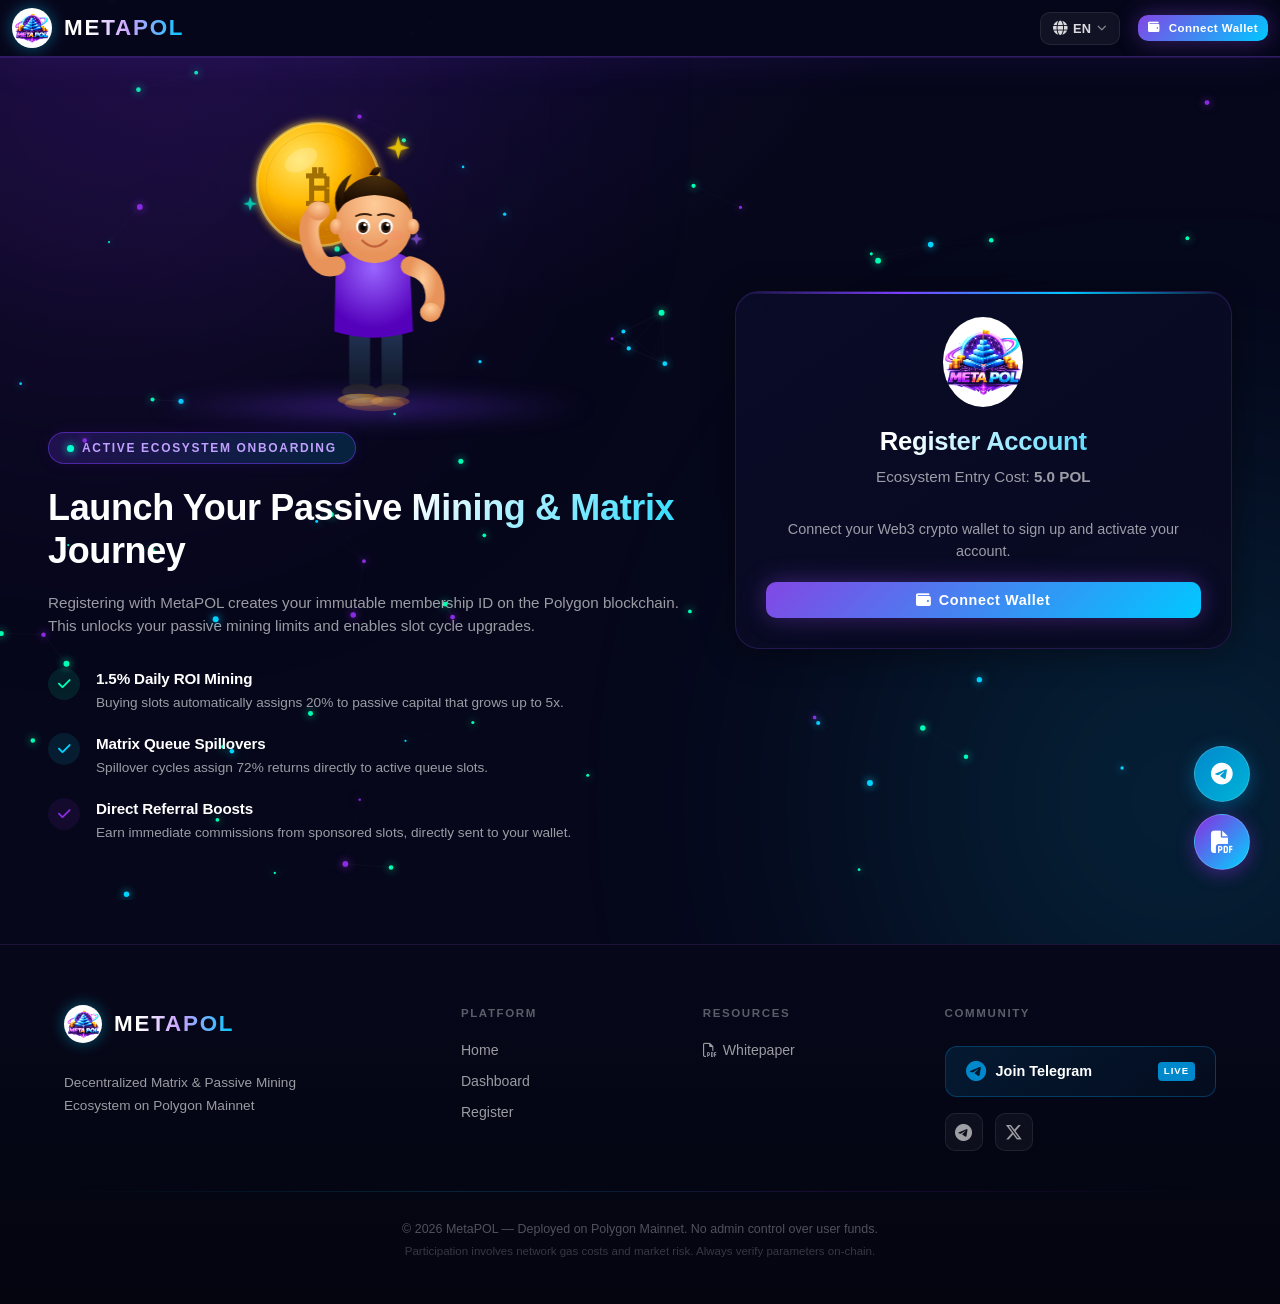
<file: register.html>
<!DOCTYPE html>
<html lang="en">
<head>
    <meta charset="UTF-8">
    <meta name="viewport" content="width=device-width, initial-scale=1.0, maximum-scale=1.0, user-scalable=no">
    <title>MetaPOL - Secure Onboarding Registration</title>
    
    <!-- Favicon & Styles -->
    <link rel="icon" type="image/jpg" href="assets/logo.jpg">
    <link rel="stylesheet" href="https://cdnjs.cloudflare.com/ajax/libs/font-awesome/6.4.0/css/all.min.css">
    <link rel="stylesheet" href="style.css">
    <script src="refcode.js"></script>
</head>
<body>

    <!-- Canvas Particle Background -->
    <canvas id="bg-canvas"></canvas>

    <!-- Ambient Glowing Backdrops -->
    <div class="ambient-glow glow-top-left"></div>
    <div class="ambient-glow glow-bottom-right"></div>

    <!-- Premium Loading Screen -->
    <div id="loading-screen">
        <div class="loading-logo-container">
            <div class="loading-glow-ring"></div>
            <img src="assets/logo.jpg" alt="MetaPOL Logo">
        </div>
        <div class="loading-text">Synchronizing Network</div>
    </div>

    <!-- Sticky Header -->
    <header class="main-header">
        <div class="header-container">
            <a href="index.html" class="logo-link">
                <img src="assets/logo.jpg" alt="MetaPOL Logo" class="logo-img">
                <span class="logo-text">METAPOL</span>
            </a>
            
            <div id="header-right">
                <button id="btn-connect-wallet" class="btn btn-primary btn-glow" onclick="window.metapolApp.connectWallet()">
                    <i id="header-wallet-icon" class="fa-solid fa-wallet"></i> 
                    <span id="header-connect-text">Connect Wallet</span>
                </button>
            </div>
        </div>
    </header>

    <!-- Registration Interface Wrapper -->
    <div class="auth-wrapper">
        <div class="glass-container reg-layout-grid">
            
            <!-- Registration Card -->
            <div class="glass-card auth-card" style="align-self: center; padding: 30px;">
                <div class="auth-logo" style="background: rgba(0,0,0,0); border: none; display: flex; align-items: center; justify-content: center;">
                    <img src="assets/logo.jpg" alt="MetaPOL Logo" style="width: 90px; height: 90px; object-fit: cover; border-radius: 50%; mix-blend-mode: lighten; filter: brightness(1.1) saturate(1.2);">
                </div>
                <h3 class="auth-title">Register Account</h3>
                <p class="auth-subtitle">Ecosystem Entry Cost: <strong>5.0 POL</strong></p>

                <!-- Connection Prompt before registration is allowed -->
                <div id="reg-connect-prompt">
                    <p style="font-size: 0.9rem; color: var(--text-muted); margin-bottom: 20px;">
                        Connect your Web3 crypto wallet to sign up and activate your account.
                    </p>
                    <button class="btn btn-primary btn-glow" style="width: 100%;" onclick="window.metapolApp.connectWallet()">
                        <i class="fa-solid fa-wallet"></i> Connect Wallet
                    </button>
                </div>

                <!-- Registration Form Inputs -->
                <div id="reg-form-container" style="display: none;">
                    <!-- Sponsor field: hidden from user, auto-filled internally -->
                    <input type="hidden" id="input-sponsor-id">

                    <!-- Sponsor code display — clean, professional -->
                    <div class="sponsor-code-card">
                        <div class="sponsor-code-label">
                            <i class="fa-solid fa-circle-check"></i> Sponsor
                        </div>
                        <div class="sponsor-code-value" id="sponsor-verify-text">#——————</div>
                    </div>

                    <div class="form-group" style="margin-top: 15px;">
                        <label class="form-label">Your Connected Wallet Address</label>
                        <div class="input-glow-wrapper" style="background: rgba(255,255,255,0.01); border-color: rgba(255,255,255,0.04);">
                            <input type="text" id="display-wallet-address" class="form-input" disabled style="font-family: monospace; font-size: 0.85rem;">
                        </div>
                    </div>

                    <div style="margin-top: 24px; display: flex; flex-direction: column; gap: 12px;">
                        <button id="btn-register" class="btn btn-primary btn-glow" style="width: 100%;" onclick="executeRegistration()">
                            <i class="fa-solid fa-user-plus"></i> Pay & Register Account
                        </button>
                        <button class="btn btn-outline" style="width: 100%;" onclick="window.metapolApp.disconnectWallet()">
                            <i class="fa-solid fa-right-from-bracket"></i> Disconnect
                        </button>
                    </div>
                </div>
            </div>

            <!-- Information Panel (Benefits) -->
            <div style="display: flex; flex-direction: column; justify-content: center; text-align: left; position:relative;">

            <!-- 3D Character for registration page -->
            <div class="char-3d-wrap" style="margin-bottom:20px;">
                <div class="char-glow-ring"></div>
                <svg viewBox="0 0 320 360" xmlns="http://www.w3.org/2000/svg" style="width:min(280px,80%); height:auto; overflow:visible; margin:0 auto; display:block;">
                    <defs>
                        <radialGradient id="rSkinGrad" cx="50%" cy="30%" r="60%">
                            <stop offset="0%" stop-color="#FFCC99"/>
                            <stop offset="100%" stop-color="#E8935A"/>
                        </radialGradient>
                        <radialGradient id="rCoinGold" cx="35%" cy="30%" r="60%">
                            <stop offset="0%" stop-color="#FFE566"/>
                            <stop offset="60%" stop-color="#FFB800"/>
                            <stop offset="100%" stop-color="#CC7700"/>
                        </radialGradient>
                        <radialGradient id="rShirtGrad" cx="50%" cy="20%" r="70%">
                            <stop offset="0%" stop-color="#9966FF"/>
                            <stop offset="100%" stop-color="#5500BB"/>
                        </radialGradient>
                        <radialGradient id="rHairGrad" cx="50%" cy="0%" r="80%">
                            <stop offset="0%" stop-color="#4A3010"/>
                            <stop offset="100%" stop-color="#1A0A00"/>
                        </radialGradient>
                        <filter id="rGlow">
                            <feGaussianBlur stdDeviation="5" result="blur"/>
                            <feMerge><feMergeNode in="blur"/><feMergeNode in="SourceGraphic"/></feMerge>
                        </filter>
                        <linearGradient id="rPantsGrad" x1="0%" y1="0%" x2="0%" y2="100%">
                            <stop offset="0%" stop-color="#223355"/>
                            <stop offset="100%" stop-color="#111827"/>
                        </linearGradient>
                        <linearGradient id="rPolBg" x1="0%" y1="0%" x2="100%" y2="100%">
                            <stop offset="0%" stop-color="#0A1060"/>
                            <stop offset="100%" stop-color="#200850"/>
                        </linearGradient>
                    </defs>

                    <!-- Big glowing POL coin held up -->
                    <g class="gold-coin-float" filter="url(#rGlow)">
                        <ellipse cx="100" cy="100" rx="70" ry="70" fill="url(#rCoinGold)"/>
                        <ellipse cx="100" cy="100" rx="70" ry="70" fill="none" stroke="#FFE566" stroke-width="3" opacity="0.5"/>
                        <ellipse cx="100" cy="100" rx="60" ry="60" fill="none" stroke="#CC9900" stroke-width="1" opacity="0.3"/>
                        <!-- Circuit rings -->
                        <circle cx="100" cy="100" r="52" fill="none" stroke="#FFE566" stroke-width="0.6" stroke-dasharray="4,6" opacity="0.3"/>
                        <text x="100" y="124" text-anchor="middle" font-size="56" font-weight="900" fill="#996600" font-family="Georgia" opacity="0.9">₿</text>
                        <ellipse cx="80" cy="72" rx="20" ry="12" fill="rgba(255,255,255,0.2)" transform="rotate(-30,80,72)"/>
                    </g>

                    <!-- Floating sparkles -->
                    <g filter="url(#rGlow)">
                        <path d="M188,55 L191,45 L194,55 L204,58 L194,61 L191,71 L188,61 L178,58 Z" fill="#FFD700" opacity="0.8"/>
                        <path d="M20,120 L22,114 L24,120 L30,122 L24,124 L22,130 L20,124 L14,122 Z" fill="#00FFD1" opacity="0.7"/>
                        <path d="M210,160 L212,155 L214,160 L219,162 L214,164 L212,169 L210,164 L205,162 Z" fill="#A066FF" opacity="0.6"/>
                    </g>

                    <!-- Legs -->
                    <rect x="135" y="265" width="24" height="70" rx="9" fill="url(#rPantsGrad)"/>
                    <rect x="172" y="265" width="24" height="70" rx="9" fill="url(#rPantsGrad)"/>
                    <!-- Shoes -->
                    <ellipse cx="147" cy="337" rx="20" ry="9" fill="#222"/>
                    <ellipse cx="184" cy="337" rx="20" ry="9" fill="#222"/>

                    <!-- Torso -->
                    <path d="M120,185 Q130,176 162,175 Q194,176 204,185 L208,268 Q162,282 118,268 Z" fill="url(#rShirtGrad)"/>

                    <!-- Right arm reaching up to coin -->
                    <path d="M120,193 Q98,200 90,162 Q86,140 100,132" fill="none" stroke="url(#rSkinGrad)" stroke-width="22" stroke-linecap="round"/>
                    <ellipse cx="100" cy="130" rx="13" ry="11" fill="url(#rSkinGrad)"/>

                    <!-- Left arm down -->
                    <path d="M205,193 Q228,200 232,218 Q236,236 228,245" fill="none" stroke="url(#rSkinGrad)" stroke-width="22" stroke-linecap="round"/>
                    <ellipse cx="228" cy="246" rx="12" ry="11" fill="url(#rSkinGrad)"/>

                    <!-- Neck -->
                    <rect x="153" y="166" width="22" height="18" rx="6" fill="url(#rSkinGrad)"/>

                    <!-- Head -->
                    <ellipse cx="164" cy="142" rx="44" ry="48" fill="url(#rSkinGrad)"/>

                    <!-- Hair -->
                    <path d="M122,132 Q125,96 164,89 Q203,96 206,132 Q198,114 164,112 Q130,114 122,132 Z" fill="url(#rHairGrad)"/>
                    <path d="M122,132 Q117,122 120,109 Q125,94 138,88 Q128,105 129,122 Z" fill="url(#rHairGrad)"/>
                    <path d="M158,89 Q164,76 172,82 Q168,91 164,89 Z" fill="url(#rHairGrad)"/>

                    <!-- Eyes — winking/smiling -->
                    <ellipse cx="151" cy="148" rx="8" ry="9" fill="white"/>
                    <ellipse cx="151" cy="149" rx="5.5" ry="6.5" fill="#3A2010"/>
                    <ellipse cx="151" cy="149" rx="3" ry="3.5" fill="#000"/>
                    <ellipse cx="153" cy="146" rx="1.8" ry="1.8" fill="white"/>
                    <ellipse cx="177" cy="148" rx="8" ry="9" fill="white"/>
                    <ellipse cx="177" cy="149" rx="5.5" ry="6.5" fill="#3A2010"/>
                    <ellipse cx="177" cy="149" rx="3" ry="3.5" fill="#000"/>
                    <ellipse cx="179" cy="146" rx="1.8" ry="1.8" fill="white"/>

                    <!-- Eyebrows -->
                    <path d="M143,136 Q151,132 160,135" fill="none" stroke="#3A2010" stroke-width="2.2" stroke-linecap="round"/>
                    <path d="M168,135 Q177,132 186,136" fill="none" stroke="#3A2010" stroke-width="2.2" stroke-linecap="round"/>

                    <!-- Big smile -->
                    <path d="M150,164 Q164,178 178,164" fill="none" stroke="#C0603A" stroke-width="2.5" stroke-linecap="round"/>

                    <!-- Cheeks -->
                    <ellipse cx="140" cy="158" rx="9" ry="6" fill="rgba(255,120,100,0.18)"/>
                    <ellipse cx="188" cy="158" rx="9" ry="6" fill="rgba(255,120,100,0.18)"/>

                    <!-- Ears -->
                    <ellipse cx="120" cy="148" rx="7" ry="9" fill="url(#rSkinGrad)"/>
                    <ellipse cx="208" cy="148" rx="7" ry="9" fill="url(#rSkinGrad)"/>

                    <!-- Coin pile at feet -->
                    <ellipse cx="148" cy="346" rx="26" ry="7" fill="url(#rCoinGold)" opacity="0.5"/>
                    <ellipse cx="182" cy="348" rx="22" ry="6" fill="url(#rCoinGold)" opacity="0.4"/>
                    <ellipse cx="164" cy="351" rx="34" ry="8" fill="url(#rCoinGold)" opacity="0.35"/>
                </svg>
            </div>
                <div class="badge-glow" style="align-self: flex-start;">
                    <span class="dot"></span> Active Ecosystem Onboarding
                </div>
                <h2 style="font-size: 2.25rem; font-family: var(--font-heading); margin-bottom: 20px; line-height: 1.2; background: linear-gradient(135deg, white 50%, var(--primary) 100%); -webkit-background-clip: text; -webkit-text-fill-color: transparent;">
                    Launch Your Passive Mining & Matrix Journey
                </h2>
                
                <p style="color: var(--text-muted); margin-bottom: 30px; font-size: 0.95rem;">
                    Registering with MetaPOL creates your immutable membership ID on the Polygon blockchain. 
                    This unlocks your passive mining limits and enables slot cycle upgrades.
                </p>

                <!-- Benefits Bullet List -->
                <div style="display: flex; flex-direction: column; gap: 20px;">
                    <div style="display: flex; gap: 16px; align-items: flex-start;">
                        <div style="width: 32px; height: 32px; border-radius: 50%; background: rgba(0, 255, 179, 0.1); display: flex; align-items: center; justify-content: center; color: var(--accent); flex-shrink: 0;">
                            <i class="fa-solid fa-check" style="font-size: 0.9rem;"></i>
                        </div>
                        <div>
                            <h4 style="font-size: 0.95rem; font-family: var(--font-heading);">1.5% Daily ROI Mining</h4>
                            <p style="font-size: 0.85rem; color: var(--text-muted); margin-top: 2px;">Buying slots automatically assigns 20% to passive capital that grows up to 5x.</p>
                        </div>
                    </div>

                    <div style="display: flex; gap: 16px; align-items: flex-start;">
                        <div style="width: 32px; height: 32px; border-radius: 50%; background: rgba(0, 212, 255, 0.1); display: flex; align-items: center; justify-content: center; color: var(--primary); flex-shrink: 0;">
                            <i class="fa-solid fa-check" style="font-size: 0.9rem;"></i>
                        </div>
                        <div>
                            <h4 style="font-size: 0.95rem; font-family: var(--font-heading);">Matrix Queue Spillovers</h4>
                            <p style="font-size: 0.85rem; color: var(--text-muted); margin-top: 2px;">Spillover cycles assign 72% returns directly to active queue slots.</p>
                        </div>
                    </div>

                    <div style="display: flex; gap: 16px; align-items: flex-start;">
                        <div style="width: 32px; height: 32px; border-radius: 50%; background: rgba(138, 43, 226, 0.1); display: flex; align-items: center; justify-content: center; color: var(--secondary); flex-shrink: 0;">
                            <i class="fa-solid fa-check" style="font-size: 0.9rem;"></i>
                        </div>
                        <div>
                            <h4 style="font-size: 0.95rem; font-family: var(--font-heading);">Direct Referral Boosts</h4>
                            <p style="font-size: 0.85rem; color: var(--text-muted); margin-top: 2px;">Earn immediate commissions from sponsored slots, directly sent to your wallet.</p>
                        </div>
                    </div>
                </div>
            </div>

        </div>
    </div>

    <!-- Transaction Confirmation Modal -->
    <div id="tx-modal" class="modal-overlay">
        <div class="modal-content" style="max-width: 450px; text-align: center; padding: 30px;">
            <div id="tx-loading-state">
                <div class="loading-logo-container" style="width: 80px; height: 80px; margin: 0 auto 20px auto;">
                    <div class="loading-glow-ring" style="border-top-color: var(--primary); border-bottom-color: var(--secondary);"></div>
                    <i class="fa-solid fa-arrows-spin fa-spin text-primary" style="font-size: 2.5rem; position: absolute; top: calc(50% - 1.25rem); left: calc(50% - 1.25rem);"></i>
                </div>
                <h4 style="font-size: 1.25rem; font-family: var(--font-heading); margin-bottom: 12px;">Broadcasting Transaction</h4>
                <p style="color: var(--text-muted); font-size: 0.85rem; line-height: 1.5; margin-bottom: 16px;">
                    Please check your wallet and approve the transaction. Keeping this screen open.
                </p>
                <div id="tx-hash-container" style="font-family: monospace; font-size: 0.75rem; background: rgba(255,255,255,0.05); padding: 8px; border-radius: 6px; word-break: break-all; color: var(--primary);">
                    Awaiting authorization...
                </div>
            </div>

            <div id="tx-success-state" style="display: none;">
                <div style="width: 70px; height: 70px; border-radius: 50%; background: rgba(0, 255, 179, 0.1); border: 2px solid var(--accent); display: flex; align-items: center; justify-content: center; margin: 0 auto 20px auto; color: var(--accent); font-size: 2rem;">
                    <i class="fa-solid fa-circle-check"></i>
                </div>
                <h4 style="font-size: 1.25rem; font-family: var(--font-heading); margin-bottom: 12px;">Registration Successful!</h4>
                <p style="color: var(--text-muted); font-size: 0.85rem; line-height: 1.5; margin-bottom: 16px;">
                    Your account has been successfully initialized on the Polygon network!
                </p>

                <!-- Countdown redirect widget -->
                <div id="redirect-countdown-widget" style="
                    background: rgba(0,212,255,0.07);
                    border: 1px solid rgba(0,212,255,0.25);
                    border-radius: 14px;
                    padding: 16px 18px;
                    margin-bottom: 18px;
                    display: flex;
                    align-items: center;
                    gap: 14px;
                ">
                    <!-- Circular countdown SVG -->
                    <div style="position: relative; width: 52px; height: 52px; flex-shrink: 0;">
                        <svg width="52" height="52" viewBox="0 0 52 52" style="transform: rotate(-90deg);">
                            <circle cx="26" cy="26" r="22" fill="none" stroke="rgba(0,212,255,0.12)" stroke-width="4"/>
                            <circle id="countdown-ring" cx="26" cy="26" r="22" fill="none"
                                stroke="var(--primary)" stroke-width="4"
                                stroke-dasharray="138.2" stroke-dashoffset="0"
                                stroke-linecap="round"
                                style="transition: stroke-dashoffset 1s linear;"/>
                        </svg>
                        <span id="countdown-number" style="
                            position: absolute; top: 50%; left: 50%;
                            transform: translate(-50%, -50%);
                            font-family: var(--font-heading);
                            font-size: 1.1rem; font-weight: 800;
                            color: var(--primary);
                        ">5</span>
                    </div>
                    <div style="text-align: left;">
                        <div style="font-family: var(--font-heading); font-size: 0.82rem; font-weight: 700; color: white; margin-bottom: 2px;">
                            Redirecting to Dashboard
                        </div>
                        <div style="font-size: 0.75rem; color: var(--text-muted);">
                            Taking you there in <span id="countdown-text">5</span> seconds…
                        </div>
                    </div>
                </div>

                <a id="tx-explorer-link" href="#" target="_blank" class="btn btn-secondary" style="width: 100%; margin-bottom: 10px;">
                    <i class="fa-solid fa-arrow-up-right-from-square"></i> View on Polygonscan
                </a>
                <button class="btn btn-primary btn-glow" style="width: 100%;" onclick="window.location.href='dashboard.html'">
                    <i class="fa-solid fa-gauge"></i> Go to Dashboard Now
                </button>
            </div>

            <div id="tx-fail-state" style="display: none;">
                <div style="width: 70px; height: 70px; border-radius: 50%; background: rgba(255, 59, 48, 0.1); border: 2px solid var(--danger); display: flex; align-items: center; justify-content: center; margin: 0 auto 20px auto; color: var(--danger); font-size: 2rem;">
                    <i class="fa-solid fa-circle-xmark"></i>
                </div>
                <h4 style="font-size: 1.25rem; font-family: var(--font-heading); margin-bottom: 12px;">Transaction Failed</h4>
                <p id="tx-error-msg" style="color: var(--text-muted); font-size: 0.85rem; line-height: 1.5; margin-bottom: 20px;">
                    The blockchain network rejected the transaction. Please review your balance and gas limits.
                </p>
                <button class="btn btn-secondary" style="width: 100%;" onclick="closeTxModal()">
                    <i class="fa-solid fa-rotate-left"></i> Try Again
                </button>
            </div>
        </div>
    </div>

    <!-- Presentation PDF Modal Viewer -->
    <div id="pdf-modal" class="modal-overlay">
        <div class="modal-content pdf-modal">
            <div class="modal-header">
                <h3 class="modal-title"><i class="fa-regular fa-file-pdf text-danger"></i> MetaPOL System PDF Presentation</h3>
                <div style="display: flex; gap: 12px; align-items: center;">
                    <a href="assets/MetaPOL.pdf" download class="btn btn-secondary btn-sm" style="padding: 6px 12px; font-size: 0.8rem;">
                        <i class="fa-solid fa-download"></i> Download PDF
                    </a>
                    <button class="modal-close-btn">&times;</button>
                </div>
            </div>
            <iframe class="pdf-iframe-container" id="pdf-iframe" src=""></iframe>
        </div>
    </div>

    <!-- Professional Footer -->
    <footer class="pro-footer">
        <div class="footer-inner">
            <div class="footer-top">
                <div class="footer-brand">
                    <a href="index.html" class="logo-link">
                        <img src="assets/logo.jpg" alt="MetaPOL Logo" class="logo-img footer-logo-img">
                        <span class="logo-text">METAPOL</span>
                    </a>
                    <p class="footer-tagline">Decentralized Matrix &amp; Passive Mining<br>Ecosystem on Polygon Mainnet</p>
                </div>
                <div class="footer-links-col">
                    <h4 class="footer-col-title">Platform</h4>
                    <a href="index.html">Home</a>
                    <a href="dashboard.html">Dashboard</a>
                    <a href="register.html">Register</a>
                </div>
                <div class="footer-links-col">
                    <h4 class="footer-col-title">Resources</h4>
                    <a href="assets/MetaPOL.pdf" target="_blank"><i class="fa-regular fa-file-pdf"></i> Whitepaper</a>
                </div>
                <div class="footer-community">
                    <h4 class="footer-col-title">Community</h4>
                    <a href="https://t.me/metapoldapp" target="_blank" class="footer-tg-btn">
                        <i class="fa-brands fa-telegram"></i>
                        <span>Join Telegram</span>
                        <span class="footer-tg-badge">LIVE</span>
                    </a>
                    <div class="footer-socials">
                        <a href="https://t.me/metapoldapp" target="_blank" title="Telegram"><i class="fa-brands fa-telegram"></i></a>
                        <a href="https://twitter.com/metapol_system" target="_blank" title="Twitter / X"><i class="fa-brands fa-x-twitter"></i></a>
                    </div>
                </div>
            </div>
            <div class="footer-divider"></div>
            <div class="footer-bottom">
                <p>&copy; 2026 MetaPOL &mdash; Deployed on Polygon Mainnet. No admin control over user funds.</p>
                <p class="footer-disclaimer">Participation involves network gas costs and market risk. Always verify parameters on-chain.</p>
            </div>
        </div>
    </footer>

    <!-- Floating Action Button Stack -->
    <div class="fab-stack">
        <a href="https://t.me/metapoldapp" target="_blank" class="fab-btn fab-telegram" title="Join MetaPOL on Telegram">
            <i class="fa-brands fa-telegram"></i>
            <span class="fab-tooltip">Join Telegram</span>
        </a>
        <div class="fab-btn fab-pdf trigger-pdf-modal" title="Open Presentation PDF">
            <i class="fa-solid fa-file-pdf"></i>
            <span class="fab-tooltip">Presentation</span>
        </div>
    </div>

    <!-- Web3 Scripts -->
    <script src="ethers.umd.min.js"></script>
    <script src="config.js"></script>
    <script src="abi.js"></script>
    <script src="rpc-helpers.js"></script>
    <script src="app.js"></script>

    <script>
        let maxUserIds = 1;

        // Custom router interception for registration page
        const originalRoutePage = window.metapolApp.routePage;
        window.metapolApp.routePage = async function() {
            try {
                if (this.isConnected && this.userAddress) {
                    document.getElementById("reg-connect-prompt").style.display = "none";
                    document.getElementById("reg-form-container").style.display = "block";
                    document.getElementById("display-wallet-address").value = this.userAddress;

                    try {
                        // Fetch profile to see if already registered
                        const userInfo = await this.contract.getUserInfo(this.userAddress);
                        const isRegistered = userInfo[0];

                        if (isRegistered) {
                            this.showToast("Address already registered. Redirecting...", "success");
                            setTimeout(() => { window.location.href = "dashboard.html"; }, 1000);
                            return; // hideLoader runs in finally below
                        }

                        // Get current max userID from contract
                        maxUserIds = Number(await this.contract.currUserID());
                        console.log("Current registered users on contract:", maxUserIds);

                        // Setup sponsor values
                        setupSponsorField();

                    } catch (err) {
                        console.error("Failed to load registration details from contract:", err);
                        this.showToast("Failed to connect to Polygon network parameters.", "error");
                    }
                } else {
                    document.getElementById("reg-connect-prompt").style.display = "block";
                    document.getElementById("reg-form-container").style.display = "none";
                }
            } finally {
                // Always hide loader — no matter what happens above
                this.hideLoader();
            }
        };

        // Sponsor field setting and input listener
        function setupSponsorField() {
            const inputSponsor = document.getElementById("input-sponsor-id");
            const verifyText = document.getElementById("sponsor-verify-text");

            // Look in localStorage first, then default to CONFIG.DEFAULT_SPONSOR_ID
            let sponsorId = localStorage.getItem("metapol_ref");
            if (!sponsorId || isNaN(sponsorId)) {
                sponsorId = window.CONFIG.DEFAULT_SPONSOR_ID;
            }

            inputSponsor.value = sponsorId;

            // If referral parameter was used, lock field so they can't change the referral structure
            if (localStorage.getItem("metapol_ref")) {
                inputSponsor.disabled = true;
                const pubCode = window.MetapolRef ? window.MetapolRef.idToCode(parseInt(sponsorId)) : null;
                verifyText.innerHTML = `#${pubCode || '------'}`;
            } else {
                inputSponsor.disabled = false;
                const defaultPubCode = window.MetapolRef ? window.MetapolRef.idToCode(parseInt(sponsorId)) : null;
                verifyText.innerHTML = `#${defaultPubCode || '------'}`;
            }

            inputSponsor.addEventListener("input", (e) => {
                validateSponsorInput(e.target.value);
            });

            validateSponsorInput(sponsorId);
        }

        // Validate Sponsor input fields
        async function validateSponsorInput(val) {
            const verifyText = document.getElementById("sponsor-verify-text");
            const btnRegister = document.getElementById("btn-register");
            const id = parseInt(val);

            if (isNaN(id) || id <= 0) {
                verifyText.innerHTML = `<i class="fa-solid fa-circle-xmark text-danger"></i> Enter a valid Member ID`;
                btnRegister.disabled = true;
                return;
            }

            if (id > maxUserIds) {
                verifyText.innerHTML = `<i class="fa-solid fa-triangle-exclamation text-warning"></i> Sponsor ID ${id} does not exist (Max ID is ${maxUserIds})`;
                btnRegister.disabled = true;
                return;
            }

            try {
                // Fetch sponsor address to verify
                const sponsorAddress = await window.metapolApp.contract.userList(id);
                if (sponsorAddress === ethers.ZeroAddress) {
                    verifyText.innerHTML = `<i class="fa-solid fa-circle-xmark text-danger"></i> Sponsor ID is invalid`;
                    btnRegister.disabled = true;
                } else {
                    const pubCode = window.MetapolRef ? window.MetapolRef.idToCode(id) : null;
                    verifyText.innerHTML = `#${pubCode || '------'}`;
                    btnRegister.disabled = false;
                }
            } catch (err) {
                verifyText.innerHTML = `<i class="fa-solid fa-triangle-exclamation text-warning"></i> Could not verify Sponsor ID`;
                btnRegister.disabled = false;
            }
        }

        // Execute registration transaction
        async function executeRegistration() {
            const inputSponsor = document.getElementById("input-sponsor-id");
            const sponsorId = parseInt(inputSponsor.value);

            if (isNaN(sponsorId) || sponsorId <= 0) {
                window.metapolApp.showToast("Please provide a valid sponsor ID", "error");
                return;
            }

            if (sponsorId > maxUserIds) {
                window.metapolApp.showToast(`Sponsor ID ${sponsorId} does not exist`, "error");
                return;
            }

            const txModal = document.getElementById("tx-modal");
            const txLoading = document.getElementById("tx-loading-state");
            const txSuccess = document.getElementById("tx-success-state");
            const txFail = document.getElementById("tx-fail-state");
            const txHashContainer = document.getElementById("tx-hash-container");
            const txErrorMsg = document.getElementById("tx-error-msg");

            // Open modal, reset state
            txModal.classList.add("active");
            txLoading.style.display = "block";
            txSuccess.style.display = "none";
            txFail.style.display = "none";
            txHashContainer.innerText = "Awaiting wallet authorization...";

            try {
                const regFee = ethers.parseEther(window.CONFIG.REGISTRATION_FEE);

                const sponsorAddress = await window.metapolApp.contract.userList(sponsorId);
                if (sponsorAddress === ethers.ZeroAddress) {
                    throw new Error(`Sponsor ID ${sponsorId} is invalid. Please use a valid referral link.`);
                }
                
                // Fetch current user balance
                const balance = await window.metapolApp.provider.getBalance(window.metapolApp.userAddress);
                if (balance < regFee) {
                    throw new Error(`Insufficient POL balance. You need at least 5 POL + gas to register.`);
                }

                // Gas Estimation
                console.log("Estimating gas for regUser...");
                let gasLimit;
                try {
                    gasLimit = await window.metapolApp.contract.regUser.estimateGas(sponsorId, { value: regFee });
                    // Add 20% buffer for safety
                    gasLimit = (gasLimit * 120n) / 100n;
                } catch (gasErr) {
                    console.warn("Gas estimation failed, using fallback limit:", gasErr);
                    gasLimit = 250000n; // Safe standard limit for matrix registrations
                }

                // Send transaction
                const tx = await window.metapolApp.contract.regUser(sponsorId, {
                    value: regFee,
                    gasLimit: gasLimit
                });

                console.log("Transaction dispatched:", tx.hash);
                txHashContainer.innerHTML = `Hash: <a href="${window.CONFIG.BLOCK_EXPLORER}/tx/${tx.hash}" target="_blank" style="color: var(--primary); text-decoration: underline;">${tx.hash}</a>`;

                // Wait for confirmation
                const receipt = await tx.wait();
                console.log("Transaction confirmed in block:", receipt.blockNumber);

                if (receipt.status === 1) {
                    // Success
                    txLoading.style.display = "none";
                    txSuccess.style.display = "block";
                    document.getElementById("tx-explorer-link").href = `${window.CONFIG.BLOCK_EXPLORER}/tx/${tx.hash}`;
                    window.metapolApp.showToast("Registration confirmed! Redirecting to dashboard...", "success");
                    
                    // Clear temporary referral parameter
                    localStorage.removeItem("metapol_ref");

                    // 5-second auto-redirect countdown
                    let secondsLeft = 5;
                    const circumference = 138.2; // 2 * π * 22
                    const ring = document.getElementById("countdown-ring");
                    const numEl = document.getElementById("countdown-number");
                    const txtEl = document.getElementById("countdown-text");

                    // Kick off immediately then every 1s
                    const updateCountdown = () => {
                        if (numEl) numEl.textContent = secondsLeft;
                        if (txtEl) txtEl.textContent = secondsLeft;
                        if (ring) {
                            // offset goes from 0 (full) to circumference (empty)
                            const offset = circumference * (1 - secondsLeft / 5);
                            ring.style.strokeDashoffset = offset;
                        }
                        if (secondsLeft <= 0) {
                            window.location.href = "dashboard.html";
                            return;
                        }
                        secondsLeft--;
                        setTimeout(updateCountdown, 1000);
                    };
                    setTimeout(updateCountdown, 0);
                } else {
                    throw new Error("Transaction was reverted by the EVM network.");
                }

            } catch (err) {
                console.error("Registration error:", err);
                txLoading.style.display = "none";
                txFail.style.display = "block";
                
                // Extract clean error message
                let friendlyMsg = err.message;
                if (err.code === "ACTION_REJECTED") {
                    friendlyMsg = "Transaction was rejected in your wallet browser.";
                } else if (err.message && err.message.includes("insufficient funds")) {
                    friendlyMsg = "Insufficient POL balance for registration fee and transaction gas.";
                }
                txErrorMsg.innerText = friendlyMsg;
                window.metapolApp.showToast("Registration failed.", "error");
            }
        }

        function closeTxModal() {
            document.getElementById("tx-modal").classList.remove("active");
        }
    </script>

    <!-- Language Switcher -->
    <script src="lang-switcher.js"></script>
    <script>document.addEventListener('DOMContentLoaded', () => metapolInitLangSwitcher('#header-right'));</script>
    <script src="https://translate.google.com/translate_a/element.js?cb=googleTranslateElementInit"></script>
</body>
</html>
</file>
<file: style.css>
/* 
 * MetaPOL Global Stylesheet & Design System
 * Theme: Luxury Futuristic Crypto Terminal
 */

@import url('https://fonts.googleapis.com/css2?family=Inter:wght@300;400;500;600;700&family=Outfit:wght@400;500;600;700;800&display=swap');

:root {
    /* Colors */
    --bg-primary: #050816;
    --bg-secondary: #0a0e28;
    --card-bg: rgba(255, 255, 255, 0.05);
    --card-border: rgba(255, 255, 255, 0.08);
    --card-hover-border: rgba(0, 212, 255, 0.3);
    
    --primary: #00D4FF;        /* Neon Cyan */
    --primary-glow: rgba(0, 212, 255, 0.4);
    --secondary: #8A2BE2;      /* Neon Purple */
    --secondary-glow: rgba(138, 43, 226, 0.4);
    --accent: #00FFB3;         /* Neon Mint */
    --accent-glow: rgba(0, 255, 179, 0.4);
    
    --text-color: #FFFFFF;
    --text-muted: rgba(255, 255, 255, 0.6);
    --text-dark: #000000;
    
    --success: #00FFB3;
    --danger: #FF3B30;
    --warning: #FFCC00;
    --info: #00D4FF;
    
    /* Font Families */
    --font-heading: 'Outfit', sans-serif;
    --font-body: 'Inter', sans-serif;
    
    /* Transitions */
    --transition-fast: 0.2s cubic-bezier(0.4, 0, 0.2, 1);
    --transition-normal: 0.3s cubic-bezier(0.4, 0, 0.2, 1);
    --transition-slow: 0.6s cubic-bezier(0.4, 0, 0.2, 1);
}

/* Reset & Base Styles */
* {
    box-sizing: border-box;
    margin: 0;
    padding: 0;
    -webkit-tap-highlight-color: transparent;
}

body {
    background-color: var(--bg-primary);
    color: var(--text-color);
    font-family: var(--font-body);
    min-height: 100vh;
    overflow-x: hidden;
    position: relative;
    line-height: 1.5;
}

/* Typography */
h1, h2, h3, h4, h5, h6 {
    font-family: var(--font-heading);
    font-weight: 600;
    letter-spacing: -0.02em;
}

a {
    color: inherit;
    text-decoration: none;
}

/* Background Canvas Particles & Ambient Gradients */
#bg-canvas {
    position: fixed;
    top: 0;
    left: 0;
    width: 100%;
    height: 100%;
    z-index: -2;
    pointer-events: none;
}

.ambient-glow {
    position: fixed;
    width: min(600px, 100vw);
    height: min(600px, 100vw);
    border-radius: 50%;
    filter: blur(150px);
    opacity: 0.15;
    z-index: -1;
    pointer-events: none;
}

.glow-top-left {
    background: var(--secondary);
    top: -200px;
    left: -200px;
    animation: pulse-glow 8s infinite alternate;
}

.glow-bottom-right {
    background: var(--primary);
    bottom: -200px;
    right: -200px;
    animation: pulse-glow 12s infinite alternate;
}

@keyframes pulse-glow {
    0% { transform: scale(1); opacity: 0.1; }
    100% { transform: scale(1.2); opacity: 0.25; }
}

/* Custom Scrollbar */
::-webkit-scrollbar {
    width: 8px;
    height: 8px;
}
::-webkit-scrollbar-track {
    background: rgba(5, 8, 22, 0.5);
}
::-webkit-scrollbar-thumb {
    background: rgba(255, 255, 255, 0.1);
    border-radius: 10px;
}
::-webkit-scrollbar-thumb:hover {
    background: var(--primary-glow);
}

/* Loading Screen */
#loading-screen {
    position: fixed;
    top: 0;
    left: 0;
    width: 100%;
    height: 100%;
    background-color: var(--bg-primary);
    z-index: 9999;
    display: flex;
    flex-direction: column;
    align-items: center;
    justify-content: center;
    transition: opacity var(--transition-slow);
}

.loading-logo-container {
    position: relative;
    width: 120px;
    height: 120px;
    margin-bottom: 24px;
    animation: logo-float 3s ease-in-out infinite;
}

.loading-logo-container img {
    width: 100%;
    height: 100%;
    object-fit: cover;
    border-radius: 50%;
    mix-blend-mode: lighten;
    filter: brightness(1.1) saturate(1.2);
}

.loading-glow-ring {
    position: absolute;
    top: -10px;
    left: -10px;
    right: -10px;
    bottom: -10px;
    border: 2px solid transparent;
    border-top-color: var(--primary);
    border-bottom-color: var(--secondary);
    border-radius: 50%;
    animation: spin 1.5s linear infinite;
}

.loading-text {
    font-family: var(--font-heading);
    font-size: 1.25rem;
    font-weight: 600;
    color: var(--text-color);
    letter-spacing: 0.1em;
    text-transform: uppercase;
    text-shadow: 0 0 10px var(--primary-glow);
}

@keyframes spin {
    to { transform: rotate(360deg); }
}
@keyframes logo-float {
    0%, 100% { transform: translateY(0); }
    50% { transform: translateY(-10px); }
}

/* Sticky Header */
header.main-header {
    position: sticky;
    top: 0;
    z-index: 1000;
    background: rgba(5, 8, 22, 0.7);
    backdrop-filter: blur(12px);
    -webkit-backdrop-filter: blur(12px);
    border-bottom: 1px solid var(--card-border);
    transition: background var(--transition-fast);
}

.header-container {
    max-width: 1400px;
    margin: 0 auto;
    padding: 16px 24px;
    display: flex;
    align-items: center;
    justify-content: space-between;
}

.logo-link {
    display: flex;
    align-items: center;
    gap: 12px;
}

.logo-img {
    height: 40px;
    width: 40px;
    border-radius: 50%;
    background: transparent;
    mix-blend-mode: lighten;
    filter: brightness(1.1) saturate(1.2) drop-shadow(0 0 8px rgba(0, 212, 255, 0.4));
    object-fit: cover;
}

.logo-img.footer-logo-img {
    height: 38px;
    width: 38px;
    border-radius: 50%;
    mix-blend-mode: lighten;
    filter: brightness(1.2) drop-shadow(0 0 8px rgba(0, 212, 255, 0.4));
}

.logo-text {
    font-family: var(--font-heading);
    font-size: 1.5rem;
    font-weight: 800;
    background: linear-gradient(135deg, #FFF 30%, var(--primary) 70%, var(--secondary) 100%);
    -webkit-background-clip: text;
    -webkit-text-fill-color: transparent;
    letter-spacing: -0.03em;
}

/* Desktop Navigation */
nav.desktop-nav {
    display: flex;
    align-items: center;
    gap: 32px;
}

.nav-item {
    font-family: var(--font-heading);
    font-weight: 500;
    font-size: 0.95rem;
    color: var(--text-muted);
    transition: color var(--transition-fast);
    position: relative;
    cursor: pointer;
}

.nav-item:hover, .nav-item.active {
    color: var(--primary);
}

.nav-item::after {
    content: '';
    position: absolute;
    width: 0;
    height: 2px;
    bottom: -6px;
    left: 0;
    background: linear-gradient(90deg, var(--primary), var(--secondary));
    transition: width var(--transition-fast);
    border-radius: 4px;
}

.nav-item:hover::after, .nav-item.active::after {
    width: 100%;
}

/* Header Web3 Actions */
.header-actions {
    display: flex;
    align-items: center;
    gap: 16px;
}

/* Glassmorphism Buttons */
.btn {
    font-family: var(--font-heading);
    font-weight: 600;
    font-size: 0.9rem;
    padding: 10px 20px;
    border-radius: 12px;
    border: 1px solid transparent;
    cursor: pointer;
    display: inline-flex;
    align-items: center;
    justify-content: center;
    gap: 8px;
    transition: all var(--transition-fast);
    text-transform: capitalize;
}

.btn-primary {
    background: linear-gradient(135deg, var(--primary) 0%, var(--secondary) 100%);
    color: var(--text-color);
    box-shadow: 0 4px 15px rgba(0, 212, 255, 0.2);
    border: 1px solid rgba(255, 255, 255, 0.1);
}

.btn-primary:hover {
    transform: translateY(-2px);
    box-shadow: 0 6px 20px rgba(0, 212, 255, 0.4);
    border-color: rgba(255, 255, 255, 0.25);
}

.btn-secondary {
    background: rgba(255, 255, 255, 0.08);
    color: var(--text-color);
    border: 1px solid var(--card-border);
}

.btn-secondary:hover {
    background: rgba(255, 255, 255, 0.12);
    border-color: var(--primary-glow);
    transform: translateY(-2px);
}

.btn-accent {
    background: linear-gradient(135deg, var(--accent) 0%, var(--primary) 100%);
    color: var(--bg-primary);
    box-shadow: 0 4px 15px rgba(0, 255, 179, 0.2);
}

.btn-accent:hover {
    transform: translateY(-2px);
    box-shadow: 0 6px 20px rgba(0, 255, 179, 0.4);
}

.btn-outline {
    background: transparent;
    border: 1px solid rgba(255, 255, 255, 0.2);
    color: var(--text-color);
}

.btn-outline:hover {
    border-color: var(--primary);
    box-shadow: 0 0 10px var(--primary-glow);
    background: rgba(0, 212, 255, 0.04);
}

/* Glassmorphic Container & Card Blocks */
.glass-container {
    width: 100%;
    max-width: 1200px;
    margin: 0 auto;
    padding: 0 24px;
}

.glass-card {
    background: var(--card-bg);
    backdrop-filter: blur(16px);
    -webkit-backdrop-filter: blur(16px);
    border: 1px solid var(--card-border);
    border-radius: 16px;
    padding: 24px;
    box-shadow: 0 8px 32px 0 rgba(0, 0, 0, 0.37);
    transition: border-color var(--transition-fast), transform var(--transition-fast), box-shadow var(--transition-fast);
    position: relative;
    overflow: hidden;
}

.glass-card::before {
    content: '';
    position: absolute;
    top: 0;
    left: 0;
    width: 100%;
    height: 100%;
    background: linear-gradient(135deg, rgba(255,255,255,0.05) 0%, rgba(255,255,255,0) 100%);
    pointer-events: none;
    z-index: 1;
}

.glass-card:hover {
    border-color: var(--card-hover-border);
    transform: translateY(-4px);
    box-shadow: 0 12px 40px 0 rgba(0, 212, 255, 0.1);
}

/* Hero Section */
.hero-section {
    padding: 100px 0 60px 0;
    text-align: center;
    position: relative;
}

.badge-glow {
    display: inline-flex;
    align-items: center;
    gap: 8px;
    background: rgba(138, 43, 226, 0.15);
    border: 1px solid rgba(138, 43, 226, 0.3);
    color: var(--primary);
    padding: 6px 16px;
    border-radius: 20px;
    font-size: 0.85rem;
    font-weight: 600;
    margin-bottom: 24px;
    text-transform: uppercase;
    letter-spacing: 0.05em;
    box-shadow: 0 0 15px rgba(138, 43, 226, 0.1);
}

.badge-glow .dot {
    width: 6px;
    height: 6px;
    background-color: var(--primary);
    border-radius: 50%;
    box-shadow: 0 0 8px var(--primary);
    animation: pulse 1.5s infinite alternate;
}

@keyframes pulse {
    0% { transform: scale(0.9); opacity: 0.5; }
    100% { transform: scale(1.3); opacity: 1; }
}

.hero-title {
    font-size: 3.5rem;
    font-weight: 800;
    line-height: 1.1;
    margin-bottom: 20px;
    background: linear-gradient(135deg, #FFFFFF 10%, #A2B9FF 50%, var(--primary) 80%, var(--secondary) 100%);
    -webkit-background-clip: text;
    -webkit-text-fill-color: transparent;
}

.hero-subtitle {
    font-size: 1.25rem;
    color: var(--text-muted);
    max-width: 700px;
    margin: 0 auto 40px auto;
}

.hero-buttons {
    display: flex;
    justify-content: center;
    gap: 16px;
}

/* Landing Page Features Grid */
.features-grid {
    display: grid;
    grid-template-columns: repeat(auto-fit, minmax(min(280px, 100%), 1fr));
    gap: 24px;
    padding: 60px 0;
}

.feature-icon-wrapper {
    width: 60px;
    height: 60px;
    border-radius: 12px;
    background: rgba(0, 212, 255, 0.08);
    display: flex;
    align-items: center;
    justify-content: center;
    margin-bottom: 20px;
    border: 1px solid rgba(0, 212, 255, 0.2);
    color: var(--primary);
    font-size: 1.75rem;
    text-shadow: 0 0 10px var(--primary-glow);
}

.feature-title {
    font-size: 1.5rem;
    margin-bottom: 12px;
}

.feature-desc {
    color: var(--text-muted);
    font-size: 0.95rem;
}

/* Floating Elements & Ambience */
.fab-stack {
    position: fixed;
    bottom: 30px;
    right: 30px;
    display: flex;
    flex-direction: column;
    align-items: center;
    gap: 12px;
    z-index: 1100;
    /* Force GPU layer — fixes fixed positioning inside overflow:hidden body on mobile */
    transform: translateZ(0);
    -webkit-transform: translateZ(0);
    will-change: transform;
}

.fab-btn {
    position: relative;
    width: 56px;
    height: 56px;
    border-radius: 50%;
    display: flex;
    align-items: center;
    justify-content: center;
    color: #fff;
    cursor: pointer;
    border: 1px solid rgba(255,255,255,0.18);
    font-size: 1.4rem;
    text-decoration: none;
    transition: transform 0.2s ease, box-shadow 0.2s ease;
    -webkit-tap-highlight-color: transparent;
    /* Ensure each button also composited */
    transform: translateZ(0);
    -webkit-transform: translateZ(0);
}

.fab-telegram {
    background: linear-gradient(135deg, #0088cc 0%, #00b4d8 100%);
    box-shadow: 0 4px 18px rgba(0,136,204,0.45);
}
.fab-telegram:hover {
    transform: scale(1.12) translateY(-2px);
    box-shadow: 0 8px 28px rgba(0,136,204,0.65);
    color: #fff;
}

.fab-pdf {
    background: linear-gradient(135deg, var(--secondary) 0%, var(--primary) 100%);
    box-shadow: 0 4px 18px rgba(138,43,226,0.45);
}
.fab-pdf:hover {
    transform: scale(1.12) rotate(5deg);
    box-shadow: 0 8px 28px rgba(138,43,226,0.65);
}

/* Tooltip */
.fab-tooltip {
    position: absolute;
    right: calc(100% + 10px);
    top: 50%;
    transform: translateY(-50%);
    background: rgba(10,12,30,0.92);
    border: 1px solid var(--card-border);
    color: #fff;
    font-size: 0.72rem;
    font-weight: 600;
    white-space: nowrap;
    padding: 5px 10px;
    border-radius: 8px;
    pointer-events: none;
    opacity: 0;
    transition: opacity 0.18s ease;
    backdrop-filter: blur(6px);
}
.fab-tooltip::after {
    content: '';
    position: absolute;
    left: 100%;
    top: 50%;
    transform: translateY(-50%);
    border: 5px solid transparent;
    border-left-color: rgba(10,12,30,0.92);
}
.fab-btn:hover .fab-tooltip {
    opacity: 1;
}

/* Core Modals */
.modal-overlay {
    position: fixed;
    top: 0;
    left: 0;
    width: 100%;
    height: 100%;
    background: rgba(5, 8, 22, 0.85);
    backdrop-filter: blur(8px);
    -webkit-backdrop-filter: blur(8px);
    z-index: 2000;
    display: none;
    align-items: center;
    justify-content: center;
    padding: 20px;
    opacity: 0;
    transition: opacity var(--transition-normal) ease-in-out;
}

.modal-overlay.active {
    display: flex;
    opacity: 1;
}

.modal-content {
    background: var(--bg-secondary);
    border: 1px solid var(--card-border);
    border-radius: 20px;
    width: 100%;
    max-width: 600px;
    box-shadow: 0 20px 50px rgba(0, 0, 0, 0.6);
    overflow: hidden;
    position: relative;
    transform: translateY(-20px);
    transition: transform var(--transition-normal) ease-in-out;
}

.modal-overlay.active .modal-content {
    transform: translateY(0);
}

.modal-header {
    padding: 20px 24px;
    border-bottom: 1px solid var(--card-border);
    display: flex;
    align-items: center;
    justify-content: space-between;
}

.modal-title {
    font-size: 1.25rem;
    font-weight: 600;
}

.modal-close-btn {
    background: transparent;
    border: none;
    color: var(--text-muted);
    cursor: pointer;
    font-size: 1.5rem;
    transition: color var(--transition-fast);
}

.modal-close-btn:hover {
    color: white;
}

.modal-body {
    padding: 24px;
}

/* PDF Modal (wider) */
.pdf-modal {
    max-width: 900px;
    height: 80vh;
    display: flex;
    flex-direction: column;
}

.pdf-iframe-container {
    flex: 1;
    width: 100%;
    height: 100%;
    border: none;
    background-color: var(--bg-primary);
}

/* Registration Page Styling */
.auth-wrapper {
    display: flex;
    align-items: center;
    justify-content: center;
    min-height: calc(100vh - 180px);
    padding: 40px 24px;
}

.auth-card {
    max-width: 500px;
    width: 100%;
    text-align: center;
}

.auth-logo {
    width: 80px;
    height: 80px;
    margin: 0 auto 20px auto;
    border-radius: 12px;
}

.auth-title {
    font-size: 2rem;
    margin-bottom: 10px;
}

.auth-subtitle {
    color: var(--text-muted);
    font-size: 0.95rem;
    margin-bottom: 30px;
}

.form-group {
    text-align: left;
    margin-bottom: 20px;
}

.form-label {
    display: block;
    font-family: var(--font-heading);
    font-size: 0.85rem;
    font-weight: 600;
    color: var(--text-muted);
    margin-bottom: 8px;
    text-transform: uppercase;
    letter-spacing: 0.05em;
}

.input-glow-wrapper {
    position: relative;
    border-radius: 12px;
    background: rgba(255, 255, 255, 0.03);
    border: 1px solid var(--card-border);
    transition: border-color var(--transition-fast), box-shadow var(--transition-fast);
}

.input-glow-wrapper:focus-within {
    border-color: var(--primary);
    box-shadow: 0 0 12px rgba(0, 212, 255, 0.2);
}

.form-input {
    width: 100%;
    padding: 14px 16px;
    background: transparent;
    border: none;
    outline: none;
    color: white;
    font-family: var(--font-body);
    font-size: 0.95rem;
}

.form-input:disabled {
    color: var(--text-muted);
    cursor: not-allowed;
}

/* Premium Dashboard UI */
.dashboard-container {
    max-width: 1400px;
    margin: 12px auto;
    padding: 0 24px;
    display: grid;
    grid-template-columns: 280px 1fr;
    gap: 30px;
}

/* Dashboard Sidebar */
.dash-sidebar {
    height: fit-content;
}

.sidebar-brand {
    display: flex;
    align-items: center;
    gap: 12px;
    padding-bottom: 20px;
    margin-bottom: 20px;
    border-bottom: 1px solid var(--card-border);
}

.sidebar-menu {
    display: flex;
    flex-direction: column;
    gap: 8px;
}

.sidebar-link {
    display: flex;
    align-items: center;
    gap: 16px;
    padding: 14px 20px;
    border-radius: 12px;
    color: var(--text-muted);
    font-family: var(--font-heading);
    font-weight: 500;
    font-size: 0.95rem;
    transition: all var(--transition-fast);
    cursor: pointer;
}

.sidebar-link i {
    font-size: 1.1rem;
    transition: color var(--transition-fast);
}

.sidebar-link:hover, .sidebar-link.active {
    background: rgba(255, 255, 255, 0.05);
    color: white;
    box-shadow: inset 4px 0 0 var(--primary);
}

.sidebar-link.active i {
    color: var(--primary);
    text-shadow: 0 0 10px var(--primary-glow);
}

/* Dashboard Content */
.dash-main {
    display: flex;
    flex-direction: column;
    gap: 30px;
}

/* Tab Panels */
.tab-panel {
    display: none;
    animation: fade-in 0.4s ease;
}

.tab-panel.active {
    display: block;
}

@keyframes fade-in {
    from { opacity: 0; transform: translateY(5px); }
    to { opacity: 1; transform: translateY(0); }
}

/* Overview Section Cards */
.stats-grid {
    display: grid;
    grid-template-columns: repeat(auto-fit, minmax(min(140px, 47%), 1fr));
    gap: 20px;
    margin-bottom: 30px;
}

.stat-card {
    background: var(--card-bg);
    border: 1px solid var(--card-border);
    border-radius: 16px;
    padding: 20px;
    display: flex;
    flex-direction: column;
    justify-content: space-between;
    min-height: 120px;
}

.stat-label {
    font-family: var(--font-heading);
    font-size: 0.8rem;
    font-weight: 600;
    color: var(--text-muted);
    text-transform: uppercase;
    letter-spacing: 0.05em;
}

.stat-value {
    font-family: var(--font-heading);
    font-size: 1.75rem;
    font-weight: 700;
    margin-top: 10px;
    background: linear-gradient(135deg, white 60%, var(--primary) 100%);
    -webkit-background-clip: text;
    -webkit-text-fill-color: transparent;
}

.stat-footer {
    font-size: 0.75rem;
    color: var(--text-muted);
    margin-top: 8px;
    display: flex;
    align-items: center;
    gap: 6px;
}

/* Main Dashboard Overview Splitting */
.overview-grid {
    display: grid;
    grid-template-columns: 1fr 1fr;
    gap: 30px;
}

/* Mini Sections inside tab panels */
.panel-section-title {
    font-size: 1.25rem;
    font-weight: 600;
    margin-bottom: 20px;
    display: flex;
    align-items: center;
    gap: 10px;
    border-bottom: 1px solid var(--card-border);
    padding-bottom: 10px;
}

.panel-section-title i {
    color: var(--primary);
}

/* Mining UI Card */
.mining-live-card {
    background: linear-gradient(135deg, rgba(0, 212, 255, 0.03) 0%, rgba(138, 43, 226, 0.03) 100%);
    border: 1px solid rgba(0, 212, 255, 0.15);
    box-shadow: 0 8px 32px 0 rgba(0, 212, 255, 0.05);
}

.mining-live-card:hover {
    border-color: var(--primary);
}

.mining-ticker-wrapper {
    display: flex;
    flex-direction: column;
    align-items: center;
    justify-content: center;
    padding: 30px 10px;
    text-align: center;
}

.mining-ticker-title {
    font-family: var(--font-heading);
    font-size: 0.9rem;
    font-weight: 600;
    text-transform: uppercase;
    letter-spacing: 0.1em;
    color: var(--primary);
    margin-bottom: 12px;
    text-shadow: 0 0 10px rgba(0, 212, 255, 0.3);
}

.mining-ticker-value {
    font-family: var(--font-heading);
    font-size: 3rem;
    font-weight: 800;
    background: linear-gradient(90deg, #FFFFFF 0%, #E0F7FC 40%, var(--primary) 70%, var(--accent) 100%);
    -webkit-background-clip: text;
    -webkit-text-fill-color: transparent;
    letter-spacing: -0.01em;
    margin-bottom: 8px;
    font-variant-numeric: tabular-nums;
    text-shadow: 0 0 30px rgba(0, 212, 255, 0.2);
}

.mining-ticker-symbol {
    font-size: 1.5rem;
    font-weight: 600;
    color: var(--text-color);
}

.mining-status-badge {
    display: inline-flex;
    align-items: center;
    gap: 8px;
    background: rgba(0, 255, 179, 0.1);
    border: 1px solid rgba(0, 255, 179, 0.2);
    color: var(--accent);
    padding: 4px 12px;
    border-radius: 12px;
    font-size: 0.75rem;
    font-weight: 700;
    text-transform: uppercase;
    letter-spacing: 0.05em;
    box-shadow: 0 0 10px rgba(0, 255, 179, 0.1);
}

.mining-status-badge .ping-dot {
    width: 6px;
    height: 6px;
    background-color: var(--accent);
    border-radius: 50%;
    animation: beacon 1.2s infinite;
}

@keyframes beacon {
    0% { transform: scale(0.9); opacity: 0.8; box-shadow: 0 0 0 0 rgba(0, 255, 179, 0.7); }
    70% { transform: scale(1.1); opacity: 1; box-shadow: 0 0 0 6px rgba(0, 255, 179, 0); }
    100% { transform: scale(0.9); opacity: 0.8; box-shadow: 0 0 0 0 rgba(0, 255, 179, 0); }
}

.mining-action-row {
    margin-top: 24px;
    display: flex;
    gap: 16px;
    width: 100%;
}

.mining-action-row .btn {
    flex: 1;
}

.mining-stats-row {
    display: grid;
    grid-template-columns: 1fr 1fr;
    gap: 16px;
    margin-top: 20px;
    width: 100%;
}

.mining-stat-mini {
    background: rgba(255, 255, 255, 0.02);
    border: 1px solid var(--card-border);
    border-radius: 12px;
    padding: 12px;
    text-align: left;
}

.mining-stat-mini-label {
    font-size: 0.75rem;
    color: var(--text-muted);
    margin-bottom: 4px;
}

.mining-stat-mini-val {
    font-family: var(--font-heading);
    font-size: 1.1rem;
    font-weight: 600;
}

/* Slots Page Grid */
.slots-grid {
    display: grid;
    grid-template-columns: repeat(auto-fill, minmax(min(260px, 100%), 1fr));
    gap: 20px;
}

.slot-card {
    background: var(--card-bg);
    border: 1px solid var(--card-border);
    border-radius: 16px;
    padding: 20px;
    display: flex;
    flex-direction: column;
    gap: 16px;
    position: relative;
    transition: all var(--transition-fast);
}

.slot-card.active-slot {
    border-color: rgba(0, 255, 179, 0.25);
    background: linear-gradient(135deg, rgba(0, 255, 179, 0.02) 0%, rgba(255, 255, 255, 0.04) 100%);
    box-shadow: 0 4px 20px rgba(0, 255, 179, 0.03);
}

.slot-card.active-slot:hover {
    border-color: var(--accent);
    box-shadow: 0 8px 30px rgba(0, 255, 179, 0.1);
}

.slot-card.upgradeable-slot {
    border-color: rgba(0, 212, 255, 0.25);
    background: linear-gradient(135deg, rgba(0, 212, 255, 0.02) 0%, rgba(255, 255, 255, 0.04) 100%);
}

.slot-card.upgradeable-slot:hover {
    border-color: var(--primary);
    box-shadow: 0 8px 30px rgba(0, 212, 255, 0.1);
}

.slot-card.locked-slot {
    opacity: 0.6;
}

.slot-header {
    display: flex;
    align-items: center;
    justify-content: space-between;
}

.slot-number {
    font-family: var(--font-heading);
    font-size: 1.25rem;
    font-weight: 700;
}

.slot-status-label {
    font-size: 0.75rem;
    font-weight: 600;
    text-transform: uppercase;
    padding: 3px 8px;
    border-radius: 6px;
}

.slot-status-active { background: rgba(0, 255, 179, 0.15); color: var(--accent); }
.slot-status-buy { background: rgba(0, 212, 255, 0.15); color: var(--primary); }
.slot-status-locked { background: rgba(255, 255, 255, 0.1); color: var(--text-muted); }

.slot-price-row {
    border-bottom: 1px solid var(--card-border);
    padding-bottom: 12px;
}

.slot-price-label {
    font-size: 0.75rem;
    color: var(--text-muted);
}

.slot-price-val {
    font-family: var(--font-heading);
    font-size: 1.5rem;
    font-weight: 700;
    color: white;
}

.slot-details-list {
    display: flex;
    flex-direction: column;
    gap: 8px;
    font-size: 0.85rem;
}

.slot-detail-item {
    display: flex;
    justify-content: space-between;
}

.slot-detail-lbl { color: var(--text-muted); }
.slot-detail-val { font-weight: 500; }

.slot-progress-wrapper {
    margin-top: 4px;
}

.slot-progress-lbl-row {
    display: flex;
    justify-content: space-between;
    font-size: 0.75rem;
    margin-bottom: 6px;
    color: var(--text-muted);
}

.progress-bar-container {
    width: 100%;
    height: 6px;
    background: rgba(255, 255, 255, 0.08);
    border-radius: 4px;
    overflow: hidden;
}

.progress-bar-fill {
    height: 100%;
    background: linear-gradient(90deg, var(--primary), var(--secondary));
    border-radius: 4px;
    transition: width 0.5s ease;
}

.slot-card.locked-slot .btn-slot-action {
    background: rgba(255, 255, 255, 0.04);
    border-color: var(--card-border);
    color: var(--text-muted);
    cursor: not-allowed;
}

.btn-slot-action {
    width: 100%;
    padding: 12px;
    border-radius: 10px;
}

/* Matrix UI */
.matrix-status-header {
    display: grid;
    grid-template-columns: repeat(auto-fit, minmax(min(280px, 100%), 1fr));
    gap: 20px;
    margin-bottom: 30px;
}

.matrix-active-viewer {
    display: flex;
    align-items: center;
    justify-content: space-between;
    gap: 16px;
}

.matrix-active-info {
    display: flex;
    flex-direction: column;
    gap: 6px;
}

.queue-visual-wrapper {
    display: flex;
    flex-direction: column;
    gap: 12px;
    margin-top: 10px;
}

.queue-line {
    display: flex;
    align-items: center;
    gap: 12px;
    overflow-x: auto;
    padding: 16px 8px;
    background: rgba(255, 255, 255, 0.02);
    border: 1px solid var(--card-border);
    border-radius: 12px;
}

.queue-node {
    flex: 0 0 auto;
    width: 60px;
    height: 60px;
    border-radius: 12px;
    background: rgba(255, 255, 255, 0.04);
    border: 1px solid var(--card-border);
    display: flex;
    flex-direction: column;
    align-items: center;
    justify-content: center;
    position: relative;
    transition: all var(--transition-normal);
}

.queue-node.active {
    border-color: var(--accent);
    background: rgba(0, 255, 179, 0.08);
    box-shadow: 0 0 15px rgba(0, 255, 179, 0.2);
}

.queue-node.user {
    border-color: var(--primary);
    background: rgba(0, 212, 255, 0.08);
    box-shadow: 0 0 15px rgba(0, 212, 255, 0.2);
}

.queue-node-id {
    font-size: 0.9rem;
    font-weight: 700;
}

.queue-node-lbl {
    font-size: 0.6rem;
    text-transform: uppercase;
    color: var(--text-muted);
}

.queue-arrow {
    flex: 0 0 auto;
    color: var(--text-muted);
    font-size: 1.25rem;
}

/* Team section tree representation */
.team-stats-summary {
    display: grid;
    grid-template-columns: repeat(auto-fit, minmax(min(200px, 100%), 1fr));
    gap: 20px;
    margin-bottom: 30px;
}

.referral-link-card {
    margin-bottom: 30px;
}

.ref-link-row {
    display: flex;
    gap: 12px;
    margin-top: 10px;
}

.ref-link-input-wrapper {
    flex: 1;
}

.social-share-row {
    display: flex;
    gap: 10px;
    margin-top: 16px;
    flex-wrap: wrap;
}

.social-share-btn {
    width: 40px;
    height: 40px;
    border-radius: 8px;
    display: flex;
    align-items: center;
    justify-content: center;
    cursor: pointer;
    font-size: 1.1rem;
    border: 1px solid var(--card-border);
    transition: all var(--transition-fast);
    background: rgba(255, 255, 255, 0.04);
}

.social-share-btn:hover {
    transform: translateY(-2px);
}

.share-wa:hover { background-color: #25D366; color: white; border-color: #25D366; }
.share-tg:hover { background-color: #0088cc; color: white; border-color: #0088cc; }
.share-tw:hover { background-color: #1DA1F2; color: white; border-color: #1DA1F2; }
.share-fb:hover { background-color: #3b5998; color: white; border-color: #3b5998; }

/* Timeline Activity Feed */
.activity-feed-wrapper {
    max-height: 400px;
    overflow-y: auto;
    padding-right: 8px;
}

.activity-item {
    display: flex;
    gap: 16px;
    padding: 16px 0;
    border-bottom: 1px solid var(--card-border);
    align-items: flex-start;
}

.activity-item:last-child {
    border-bottom: none;
}

.activity-icon-bullet {
    width: 36px;
    height: 36px;
    border-radius: 50%;
    background: rgba(255, 255, 255, 0.04);
    border: 1px solid var(--card-border);
    display: flex;
    align-items: center;
    justify-content: center;
    font-size: 0.9rem;
    flex-shrink: 0;
}

.activity-icon-bullet.reg { border-color: var(--primary); color: var(--primary); background: rgba(0, 212, 255, 0.05); }
.activity-icon-bullet.buy { border-color: var(--secondary); color: var(--secondary); background: rgba(138, 43, 226, 0.05); }
.activity-icon-bullet.claim { border-color: var(--accent); color: var(--accent); background: rgba(0, 255, 179, 0.05); }
.activity-icon-bullet.upgrade { border-color: var(--warning); color: var(--warning); background: rgba(255, 204, 0, 0.05); }

.activity-details {
    flex: 1;
}

.activity-txt {
    font-size: 0.9rem;
    line-height: 1.4;
}

.activity-time {
    font-size: 0.75rem;
    color: var(--text-muted);
    margin-top: 4px;
}

/* Leaderboard Page styling */
.leaderboard-tabs-wrapper {
    display: flex;
    gap: 12px;
    margin-bottom: 20px;
}

.leader-tab {
    padding: 8px 16px;
    border-radius: 8px;
    cursor: pointer;
    font-size: 0.85rem;
    border: 1px solid var(--card-border);
    background: rgba(255, 255, 255, 0.04);
    font-family: var(--font-heading);
    font-weight: 500;
}

.leader-tab.active {
    background: var(--primary-glow);
    border-color: var(--primary);
    color: white;
}

.table-responsive-wrapper {
    width: 100%;
    overflow-x: auto;
    border: 1px solid var(--card-border);
    border-radius: 12px;
    background: rgba(5, 8, 22, 0.3);
}

table.premium-table {
    width: 100%;
    border-collapse: collapse;
    text-align: left;
    font-size: 0.9rem;
}

table.premium-table th {
    font-family: var(--font-heading);
    font-weight: 600;
    text-transform: uppercase;
    font-size: 0.75rem;
    letter-spacing: 0.05em;
    color: var(--text-muted);
    padding: 16px 20px;
    background: rgba(255, 255, 255, 0.02);
    border-bottom: 1px solid var(--card-border);
}

table.premium-table td {
    padding: 16px 20px;
    border-bottom: 1px solid var(--card-border);
    font-variant-numeric: tabular-nums;
}

table.premium-table tr:last-child td {
    border-bottom: none;
}

table.premium-table tr:hover td {
    background: rgba(255, 255, 255, 0.01);
}

.wallet-badge {
    font-family: monospace;
    font-size: 0.85rem;
    padding: 4px 8px;
    background: rgba(255, 255, 255, 0.06);
    border-radius: 6px;
    color: white;
}

/* User Badge Tags */
.badge-role {
    font-size: 0.7rem;
    font-weight: 700;
    text-transform: uppercase;
    letter-spacing: 0.05em;
    padding: 3px 8px;
    border-radius: 6px;
}
.badge-role-founder {
    background: rgba(255, 204, 0, 0.15);
    color: var(--warning);
    border: 1px solid rgba(255, 204, 0, 0.3);
    box-shadow: 0 0 10px rgba(255, 204, 0, 0.1);
}
.badge-role-user {
    background: rgba(0, 212, 255, 0.1);
    color: var(--primary);
    border: 1px solid rgba(0, 212, 255, 0.2);
}

/* Admin Panel layout specific styles */
.admin-card-row {
    display: grid;
    grid-template-columns: repeat(auto-fit, minmax(min(240px, 100%), 1fr));
    gap: 20px;
    margin-bottom: 30px;
}

/* Connect Wallet Screen when routing triggers it */
.wallet-prompt-wrapper {
    display: flex;
    flex-direction: column;
    align-items: center;
    justify-content: center;
    min-height: calc(100vh - 180px);
    text-align: center;
    padding: 40px 24px;
}

.wallet-prompt-card {
    max-width: 480px;
    width: 100%;
}

.wallet-list {
    display: flex;
    flex-direction: column;
    gap: 12px;
    margin-top: 24px;
}

.wallet-btn-option {
    display: flex;
    align-items: center;
    justify-content: space-between;
    padding: 16px 20px;
    background: rgba(255, 255, 255, 0.03);
    border: 1px solid var(--card-border);
    border-radius: 12px;
    cursor: pointer;
    transition: all var(--transition-fast);
    font-family: var(--font-heading);
    font-weight: 600;
}

.wallet-btn-option:hover {
    border-color: var(--primary);
    background: rgba(0, 212, 255, 0.04);
    transform: translateX(4px);
}

.wallet-option-info {
    display: flex;
    align-items: center;
    gap: 16px;
}

.wallet-icon {
    width: 32px;
    height: 32px;
    object-fit: contain;
}

/* Mobile Hamburger Menu */
.hamburger {
    display: none;
    flex-direction: column;
    justify-content: space-between;
    width: 24px;
    height: 18px;
    background: transparent;
    border: none;
    cursor: pointer;
    z-index: 1001;
}

.hamburger span {
    width: 100%;
    height: 2px;
    background-color: white;
    border-radius: 2px;
    transition: all var(--transition-fast);
}

/* Mobile Nav Drawer Overlay */
.mobile-nav-drawer {
    position: fixed;
    top: 0;
    right: -100%;
    width: min(300px, 85vw);
    height: 100%;
    background: rgba(5, 8, 22, 0.98);
    backdrop-filter: blur(20px);
    border-left: 1px solid var(--card-border);
    z-index: 1000;
    padding: 100px 30px 40px 30px;
    display: flex;
    flex-direction: column;
    gap: 30px;
    transition: right var(--transition-normal);
}

.mobile-nav-drawer.active {
    right: 0;
}

.mobile-menu-items {
    display: flex;
    flex-direction: column;
    gap: 20px;
}

.mobile-nav-drawer .nav-item {
    font-size: 1.25rem;
}

.mobile-actions {
    margin-top: auto;
    display: flex;
    flex-direction: column;
    gap: 16px;
}

/* Notification Popups */
.toast-container {
    position: fixed;
    bottom: 30px;
    left: 30px;
    z-index: 9999;
    display: flex;
    flex-direction: column;
    gap: 10px;
    max-width: 380px;
    width: 100%;
}

.toast {
    background: rgba(10, 14, 40, 0.9);
    backdrop-filter: blur(12px);
    border: 1px solid var(--card-border);
    color: white;
    padding: 16px 20px;
    border-radius: 12px;
    box-shadow: 0 10px 30px rgba(0, 0, 0, 0.5);
    display: flex;
    align-items: center;
    gap: 12px;
    transform: translateX(-100px);
    opacity: 0;
    transition: all 0.4s cubic-bezier(0.175, 0.885, 0.32, 1.275);
}

.toast.show {
    transform: translateX(0);
    opacity: 1;
}

.toast-success { border-left: 4px solid var(--accent); }
.toast-error { border-left: 4px solid var(--danger); }
.toast-info { border-left: 4px solid var(--info); }

.toast-icon {
    font-size: 1.25rem;
}
.toast-success .toast-icon { color: var(--accent); }
.toast-error .toast-icon { color: var(--danger); }
.toast-info .toast-icon { color: var(--info); }

.toast-content {
    flex: 1;
    font-size: 0.85rem;
}

/* 
 * ==========================================
 * RESPONSIVENESS AND MOBILE-FIRST OPTIMIZATION
 * ==========================================
 */

@media (max-width: 1024px) {
    .dashboard-container {
        grid-template-columns: 1fr;
    }
    
    .dash-sidebar {
        display: none; /* We use a mobile tab bar or top slider */
    }
    
    .mobile-tab-navigation {
        display: flex !important;
    }
}

@media (max-width: 768px) {
    /* Base layouts */
    .hero-title {
        font-size: 2.25rem;
    }
    
    .hero-subtitle {
        font-size: 1rem;
    }
    
    .header-actions {
        display: none; /* Hamburger takes care of this */
    }
    
    nav.desktop-nav {
        display: none;
    }
    
    .hamburger {
        display: flex;
    }
    
    .overview-grid {
        grid-template-columns: 1fr;
    }
    
    .hero-buttons {
        flex-direction: column;
        gap: 12px;
        padding: 0 20px;
    }
    
    .hero-buttons .btn {
        width: 100%;
    }
    
    .fab-stack {
        bottom: 20px;
        right: 20px;
        gap: 10px;
    }
    .fab-btn {
        width: 50px;
        height: 50px;
        font-size: 1.25rem;
    }
    /* On dashboard pages with bottom tab bar, lift FABs above it */
    .has-bottom-tab .fab-stack {
        bottom: 82px;
    }
}

/* Horizontal scrollbar removal for tables & tabs */
.mobile-tab-navigation {
    display: none;
    align-items: center;
    gap: 8px;
    overflow-x: auto;
    padding: 4px 8px 12px 8px;
    margin-bottom: 20px;
    border-bottom: 1px solid var(--card-border);
    -webkit-overflow-scrolling: touch;
}

.mobile-tab-navigation::-webkit-scrollbar {
    display: none;
}

.mobile-tab-btn {
    flex: 0 0 auto;
    padding: 8px 16px;
    border-radius: 20px;
    background: rgba(255, 255, 255, 0.04);
    border: 1px solid var(--card-border);
    font-family: var(--font-heading);
    font-size: 0.85rem;
    font-weight: 600;
    color: var(--text-muted);
    cursor: pointer;
}

.mobile-tab-btn.active {
    background: var(--primary-glow);
    border-color: var(--primary);
    color: white;
}

/* ===== PROFESSIONAL FOOTER ===== */
.pro-footer {
    background: linear-gradient(180deg, rgba(3,5,15,0) 0%, #020408 40%);
    border-top: 1px solid rgba(0, 212, 255, 0.12);
    margin-top: 60px;
    padding-top: 60px;
}

.footer-inner {
    max-width: 1200px;
    margin: 0 auto;
    padding: 0 24px 40px;
}

.footer-top {
    display: grid;
    grid-template-columns: 1.8fr 1fr 1fr 1.4fr;
    gap: 48px;
    padding-bottom: 40px;
}

.footer-brand .logo-link {
    margin-bottom: 16px;
    display: inline-flex;
}

.footer-tagline {
    color: var(--text-muted);
    font-size: 0.85rem;
    line-height: 1.7;
    margin-top: 12px;
}

.footer-links-col {
    display: flex;
    flex-direction: column;
    gap: 10px;
}

.footer-col-title {
    font-family: var(--font-heading);
    font-size: 0.7rem;
    letter-spacing: 0.12em;
    text-transform: uppercase;
    color: var(--text-muted);
    margin-bottom: 8px;
    font-weight: 700;
}

.footer-links-col a {
    color: rgba(255,255,255,0.6);
    font-size: 0.88rem;
    text-decoration: none;
    transition: color 0.2s;
    display: flex;
    align-items: center;
    gap: 6px;
}

.footer-links-col a:hover {
    color: var(--primary);
}

.footer-community {
    display: flex;
    flex-direction: column;
    gap: 16px;
}

.footer-tg-btn {
    display: inline-flex;
    align-items: center;
    gap: 10px;
    background: linear-gradient(135deg, rgba(0,136,204,0.15) 0%, rgba(0,136,204,0.05) 100%);
    border: 1px solid rgba(0,136,204,0.35);
    border-radius: 12px;
    padding: 14px 20px;
    color: #fff;
    text-decoration: none;
    font-family: var(--font-heading);
    font-size: 0.9rem;
    font-weight: 700;
    transition: all 0.25s;
    position: relative;
    overflow: hidden;
}

.footer-tg-btn i {
    font-size: 1.3rem;
    color: #0088cc;
}

.footer-tg-btn:hover {
    background: linear-gradient(135deg, rgba(0,136,204,0.25) 0%, rgba(0,136,204,0.1) 100%);
    border-color: #0088cc;
    transform: translateY(-2px);
    box-shadow: 0 8px 24px rgba(0,136,204,0.2);
    color: #fff;
}

.footer-tg-badge {
    margin-left: auto;
    background: #0088cc;
    color: #fff;
    font-size: 0.6rem;
    font-weight: 800;
    letter-spacing: 0.1em;
    padding: 2px 6px;
    border-radius: 4px;
    animation: pulse-badge 2s infinite;
}

@keyframes pulse-badge {
    0%, 100% { opacity: 1; }
    50% { opacity: 0.6; }
}

.footer-socials {
    display: flex;
    gap: 12px;
}

.footer-socials a {
    width: 38px;
    height: 38px;
    border-radius: 10px;
    background: rgba(255,255,255,0.04);
    border: 1px solid var(--card-border);
    display: flex;
    align-items: center;
    justify-content: center;
    color: var(--text-muted);
    font-size: 1.1rem;
    text-decoration: none;
    transition: all 0.2s;
}

.footer-socials a:hover {
    background: rgba(0,212,255,0.08);
    border-color: var(--primary);
    color: var(--primary);
    transform: translateY(-2px);
}

.footer-divider {
    height: 1px;
    background: linear-gradient(90deg, transparent, rgba(0,212,255,0.15), rgba(138,43,226,0.15), transparent);
    margin-bottom: 28px;
}

.footer-bottom {
    text-align: center;
}

.footer-bottom p {
    color: rgba(255,255,255,0.3);
    font-size: 0.78rem;
    margin-bottom: 4px;
}

.footer-disclaimer {
    color: rgba(255,255,255,0.2) !important;
    font-size: 0.72rem !important;
}

/* ===== WALLET PANEL IN HEADER ===== */
.wallet-info-panel {
    display: flex;
    align-items: center;
    gap: 10px;
    background: rgba(255,255,255,0.04);
    border: 1px solid var(--card-border);
    border-radius: 12px;
    padding: 6px 14px;
    font-size: 0.8rem;
}

.wallet-info-addr {
    font-family: monospace;
    color: var(--text-muted);
    font-size: 0.78rem;
}

.wallet-info-bal {
    color: var(--accent);
    font-weight: 700;
    font-size: 0.82rem;
}

.wallet-info-net {
    font-size: 0.7rem;
    padding: 2px 8px;
    border-radius: 6px;
    background: rgba(0,255,179,0.1);
    border: 1px solid rgba(0,255,179,0.2);
    color: var(--accent);
    font-weight: 600;
}

.wallet-info-net.net-wrong {
    background: rgba(255,80,80,0.1);
    border-color: rgba(255,80,80,0.3);
    color: var(--danger);
}

.header-wallet-btns {
    display: flex;
    gap: 6px;
}

.btn-sm-icon {
    padding: 6px 10px;
    border-radius: 8px;
    background: rgba(255,255,255,0.05);
    border: 1px solid var(--card-border);
    color: var(--text-muted);
    font-size: 0.78rem;
    cursor: pointer;
    transition: all 0.2s;
    display: flex;
    align-items: center;
    gap: 5px;
}

.btn-sm-icon:hover {
    background: rgba(0,212,255,0.08);
    border-color: var(--primary);
    color: var(--primary);
}

.btn-sm-icon.btn-danger:hover {
    background: rgba(255,80,80,0.08);
    border-color: var(--danger);
    color: var(--danger);
}

/* ===== LIVE STATUS BADGE ===== */
.live-status-row {
    display: flex;
    align-items: center;
    gap: 16px;
    flex-wrap: wrap;
    margin-top: 8px;
    font-size: 0.8rem;
}

.live-badge {
    display: flex;
    align-items: center;
    gap: 6px;
    background: rgba(0,255,179,0.08);
    border: 1px solid rgba(0,255,179,0.2);
    border-radius: 20px;
    padding: 4px 12px;
    color: var(--accent);
    font-weight: 700;
    font-size: 0.72rem;
    letter-spacing: 0.08em;
    text-transform: uppercase;
}

.live-badge .ping-dot {
    width: 7px;
    height: 7px;
    background: var(--accent);
}

.sync-time-label {
    color: var(--text-muted);
    font-size: 0.78rem;
}

.sync-time-val {
    color: rgba(255,255,255,0.6);
    font-weight: 600;
    font-size: 0.78rem;
}

.claimable-label {
    color: var(--text-muted);
    font-size: 0.78rem;
}

.claimable-val {
    color: var(--primary);
    font-weight: 700;
    font-size: 0.8rem;
}

/* ===== MOBILE FOOTER RESPONSIVE ===== */
@media (max-width: 768px) {
    .footer-top {
        grid-template-columns: 1fr 1fr;
        gap: 28px;
    }
    .footer-brand {
        grid-column: 1 / -1;
    }
    .footer-community {
        grid-column: 1 / -1;
    }
    .wallet-info-panel {
        display: none;
    }
}

@media (max-width: 480px) {
    .footer-top {
        grid-template-columns: 1fr;
    }
    .footer-brand,
    .footer-community {
        grid-column: auto;
    }
    .pro-footer {
        margin-top: 30px;
    }
}

/* ============================================================
   LAYOUT CLASSES FOR REGISTER & CALCULATOR
   ============================================================ */

.reg-layout-grid {
    display: grid;
    grid-template-columns: 1.2fr 1fr;
    gap: 40px;
    max-width: 1000px;
    width: 100%;
}

.calc-layout-grid {
    display: grid;
    grid-template-columns: 1fr 1.2fr;
    gap: 30px;
}

/* ============================================================
   GLOBAL — prevent all horizontal scroll everywhere
   ============================================================ */

html {
    overflow-x: hidden;
}

body {
    overflow-x: hidden;
    max-width: 100vw;
}

*, *::before, *::after {
    box-sizing: border-box;
    max-width: 100%;
}

img, video, iframe, embed, object {
    max-width: 100%;
}

/* ============================================================
   768px — Tablets and large phones
   ============================================================ */

@media (max-width: 768px) {

    /* HEADER */
    header.main-header .header-container {
        padding: 10px 12px;
        height: auto;
        min-height: 54px;
    }

    .logo-img { width: 34px !important; height: 34px !important; }
    .logo-text { font-size: 0.85rem; }
    .desktop-nav { display: none !important; }
    /* Keep header-actions visible so the language switcher still shows in
       the header on mobile — only hide the duplicate Connect Wallet button,
       since the mobile-nav-drawer has its own. */
    .header-actions { display: flex !important; gap: 8px; }
    .header-actions > #btn-connect-wallet { display: none !important; }
    .hamburger { display: flex !important; }

    /* Dashboard header wallet */
    #header-wallet-container {
        max-width: calc(100vw - 90px);
        overflow: hidden;
    }
    .wallet-info-panel {
        display: flex !important;
        gap: 4px;
        padding: 4px 7px;
        font-size: 0.68rem;
        flex-wrap: nowrap;
        overflow: hidden;
        max-width: 100%;
    }
    .wallet-info-addr {
        font-size: 0.62rem;
        max-width: 70px;
        overflow: hidden;
        text-overflow: ellipsis;
        white-space: nowrap;
        font-family: monospace;
    }
    .wallet-info-bal { font-size: 0.66rem; white-space: nowrap; }
    .wallet-info-net { font-size: 0.58rem; padding: 2px 4px; white-space: nowrap; }
    .btn-sm-icon span { display: none; }
    .btn-sm-icon { padding: 5px 7px; }

    /* GLASS CONTAINER */
    .glass-container {
        padding: 0 12px !important;
        width: 100%;
        max-width: 100vw;
    }

    /* GLASS CARD */
    .glass-card {
        padding: 14px 12px;
        border-radius: 14px;
    }
    .glass-card:hover {
        transform: none; /* prevent hover shift on mobile */
    }

    /* HERO */
    .hero-section { padding: 60px 0 30px; }
    .hero-title { font-size: 1.75rem; line-height: 1.25; }
    .hero-subtitle { font-size: 0.88rem; padding: 0 4px; }
    .hero-buttons {
        flex-direction: column;
        gap: 10px;
        padding: 0 8px;
    }
    .hero-buttons .btn { width: 100%; justify-content: center; }

    /* FEATURES GRID */
    .features-grid {
        grid-template-columns: 1fr !important;
        gap: 12px;
        padding: 30px 0;
    }

    /* STATS GRID */
    .stats-grid {
        grid-template-columns: 1fr 1fr !important;
        gap: 8px;
        margin-bottom: 12px;
    }
    .stat-card { padding: 12px 10px; }
    .stat-value { font-size: 1.1rem; word-break: break-all; }
    .stat-label { font-size: 0.68rem; }
    .stat-footer { font-size: 0.64rem; line-height: 1.4; }

    /* DASHBOARD CONTAINER */
    .dashboard-container {
        grid-template-columns: 1fr !important;
        padding: 0 10px;
        margin: 10px auto;
        gap: 0;
        max-width: 100vw;
    }

    /* SIDEBAR — handled by drawer transform, not display:none */
    .dash-sidebar { display: flex !important; }

    /* MOBILE TAB NAV */
    .mobile-tab-navigation {
        display: flex !important;
        padding: 8px 10px 10px;
        gap: 6px;
        margin-bottom: 12px;
        position: sticky;
        top: 54px;
        background: var(--bg-primary);
        z-index: 100;
        border-bottom: 1px solid var(--card-border);
        overflow-x: auto;
        -webkit-overflow-scrolling: touch;
    }
    .mobile-tab-navigation::-webkit-scrollbar { display: none; }
    .mobile-tab-btn {
        padding: 6px 12px;
        font-size: 0.75rem;
        white-space: nowrap;
        flex-shrink: 0;
    }

    /* OVERVIEW GRID */
    .overview-grid { grid-template-columns: 1fr !important; gap: 12px; }

    /* MINING CARD */
    .mining-live-card { padding: 0; }
    .mining-ticker-wrapper { padding: 16px 10px; }
    .mining-ticker-title { font-size: 0.72rem; letter-spacing: 0.04em; margin-bottom: 8px; }
    .mining-ticker-value {
        font-size: 1.55rem !important;
        word-break: break-all;
        line-height: 1.2;
        margin-bottom: 4px;
    }
    .mining-ticker-symbol { font-size: 0.85rem !important; }
    .live-status-row {
        gap: 5px;
        font-size: 0.66rem;
        flex-wrap: wrap;
        justify-content: center;
        margin-top: 6px;
    }
    .live-badge { font-size: 0.64rem; padding: 3px 8px; }
    .sync-time-label, .claimable-label,
    .sync-time-val, .claimable-val { font-size: 0.66rem; }
    .mining-stats-row {
        grid-template-columns: 1fr 1fr;
        gap: 8px;
        margin-top: 10px;
    }
    .mining-stat-mini { padding: 9px 8px; }
    .mining-stat-mini-label { font-size: 0.66rem; }
    .mining-action-row {
        flex-direction: column;
        gap: 8px;
        margin-top: 10px;
    }
    .mining-action-row .btn { width: 100% !important; justify-content: center; }

    /* SLOTS GRID */
    .slots-grid {
        grid-template-columns: 1fr 1fr !important;
        gap: 8px;
    }
    .slot-card { padding: 12px 10px; gap: 8px; }
    .slot-number { font-size: 0.78rem; }
    .slot-price-label { font-size: 0.64rem; }
    .slot-price-val { font-size: 0.85rem; }
    .slot-detail-lbl, .slot-detail-val { font-size: 0.64rem; }
    .slot-status-label { font-size: 0.64rem; padding: 3px 6px; }
    .slot-progress-lbl-row span { font-size: 0.64rem; }

    /* MATRIX */
    .matrix-status-header { grid-template-columns: 1fr !important; gap: 10px; }
    .queue-line { padding: 10px 6px; gap: 7px; }
    .queue-node { width: 46px; height: 46px; }
    .queue-node-id { font-size: 0.68rem; }
    .queue-node-lbl { font-size: 0.5rem; }

    /* TEAM */
    .team-stats-summary {
        grid-template-columns: 1fr 1fr !important;
        gap: 8px;
        margin-bottom: 12px;
    }
    .ref-link-row { flex-direction: column; gap: 8px; }
    .ref-link-row .btn { width: 100%; justify-content: center; }
    .social-share-row { flex-wrap: wrap; gap: 8px; }
    .team-table-wrapper {
        overflow-x: auto;
        -webkit-overflow-scrolling: touch;
        max-width: 100%;
    }
    .team-table-wrapper table { min-width: 440px; }

    /* PROFILE */
    .profile-grid { grid-template-columns: 1fr !important; gap: 10px; }

    /* FORMS */
    .form-input { font-size: 0.86rem; padding: 10px 11px; }
    .btn { font-size: 0.82rem; padding: 10px 13px; }
    .panel-section-title { font-size: 0.92rem; }

    /* REGISTRATION PAGE */
    .reg-layout-grid {
        grid-template-columns: 1fr !important;
        gap: 20px;
        padding: 0;
        max-width: 100%;
    }
    .auth-wrapper { padding: 16px 10px 40px; }

    /* CALCULATOR */
    .calc-layout-grid {
        grid-template-columns: 1fr !important;
        gap: 14px;
    }

    /* CONNECT OVERLAY */
    .connect-prompt-inner { padding: 22px 14px; margin: 0 8px; }
    .auth-title { font-size: 1.2rem !important; }

    /* FLOATING BUTTONS */
    .fab-stack { bottom: 16px; right: 16px; gap: 8px; }
    .fab-btn   { width: 48px; height: 48px; font-size: 1.2rem; }
    .fab-tooltip { display: none; }
    .has-bottom-tab .fab-stack { bottom: 80px; }

    /* FOOTER */
    .pro-footer { margin-top: 20px; }
    .footer-inner { padding: 0 12px 20px; }
    .footer-top {
        grid-template-columns: 1fr 1fr;
        gap: 18px;
    }
    .footer-brand { grid-column: 1 / -1; }
    .footer-community { grid-column: 1 / -1; }
}

/* ============================================================
   480px — Small phones
   ============================================================ */

@media (max-width: 480px) {

    /* HEADER */
    header.main-header .header-container {
        padding: 8px 10px;
        min-height: 50px;
    }
    .logo-img { width: 30px !important; height: 30px !important; }
    .logo-text { font-size: 0.78rem; }

    /* WALLET PANEL */
    .wallet-info-panel { gap: 3px; padding: 3px 6px; }
    .wallet-info-addr { max-width: 60px; font-size: 0.58rem; }
    .wallet-info-bal { font-size: 0.62rem; }
    .wallet-info-net { font-size: 0.55rem; }

    /* GLASS CONTAINER */
    .glass-container { padding: 0 8px !important; }
    .glass-card { padding: 11px 10px; border-radius: 12px; }

    /* HERO */
    .hero-section { padding: 40px 0 20px; }
    .hero-title { font-size: 1.4rem; }
    .hero-subtitle { font-size: 0.82rem; }
    .hero-buttons { padding: 0 4px; }
    .badge-glow { font-size: 0.72rem; padding: 5px 12px; }

    /* STATS */
    .stats-grid { grid-template-columns: 1fr 1fr !important; gap: 7px; }
    .stat-card { padding: 10px 8px; }
    .stat-value { font-size: 0.95rem; }
    .stat-label { font-size: 0.62rem; }
    .stat-footer { font-size: 0.58rem; }

    /* DASHBOARD */
    .dashboard-container { padding: 0 8px; }
    .mobile-tab-navigation {
        top: 50px;
        padding: 6px 8px 8px;
        gap: 5px;
    }
    .mobile-tab-btn { padding: 5px 9px; font-size: 0.68rem; }

    /* MINING */
    .mining-ticker-value { font-size: 1.2rem !important; }
    .mining-ticker-symbol { font-size: 0.76rem !important; }
    .mining-ticker-title { font-size: 0.66rem; }
    .mining-stat-mini-label { font-size: 0.62rem; }

    /* SLOTS — 1 column */
    .slots-grid { grid-template-columns: 1fr !important; }
    .slot-card { padding: 11px 10px; }

    /* TEAM STATS — 1 column */
    .team-stats-summary { grid-template-columns: 1fr !important; }

    /* QUEUE */
    .queue-node { width: 38px; height: 38px; }
    .queue-node-id { font-size: 0.62rem; }

    /* SOCIAL SHARE */
    .social-share-btn { width: 32px !important; height: 32px !important; font-size: 0.8rem; }

    /* FOOTER */
    .footer-top { grid-template-columns: 1fr; }
    .footer-brand, .footer-community { grid-column: auto; }
    .footer-inner { padding: 0 10px 16px; }
    .pro-footer { margin-top: 14px; }
    .footer-tg-btn { padding: 10px 14px; font-size: 0.82rem; }
}

/* Mining slots summary grid in mining tab */
.mining-slots-summary-grid {
    display: grid;
    grid-template-columns: repeat(auto-fit, minmax(min(140px, 47%), 1fr));
    gap: 16px;
}

/* Mining action row centered variant */
.mining-action-centered {
    max-width: 400px;
    margin: 24px auto 0 auto;
}

@media (max-width: 768px) {
    .mining-slots-summary-grid {
        grid-template-columns: 1fr 1fr !important;
        gap: 8px;
    }
    .mining-action-centered {
        max-width: 100%;
        margin: 10px 0 0 0;
    }
}

@media (max-width: 480px) {
    .mining-slots-summary-grid {
        grid-template-columns: 1fr !important;
    }
}

/* ============================================================
   CRITICAL OVERFLOW PREVENTION — no element exceeds screen
   ============================================================ */

/* Modals must never exceed viewport */
.modal-content {
    max-width: min(450px, calc(100vw - 24px)) !important;
    width: 100%;
    box-sizing: border-box;
}

.pdf-modal {
    max-width: min(900px, calc(100vw - 24px)) !important;
}

/* All containers max at 100vw */
.glass-container,
.dashboard-container,
.auth-wrapper > * {
    max-width: 100%;
}

/* Tables scroll inside wrapper, never push layout */
table {
    display: block;
    overflow-x: auto;
    -webkit-overflow-scrolling: touch;
    max-width: 100%;
}

/* Any element with a fixed width gets capped */
[style*="width:"] {
    max-width: 100%;
}

@media (max-width: 768px) {
    /* Modal content padding tighter */
    .modal-content {
        padding: 20px 16px !important;
        max-width: calc(100vw - 20px) !important;
        margin: 0 10px;
    }

    /* Buttons inside modals */
    .modal-content .btn {
        width: 100% !important;
        box-sizing: border-box;
    }

    /* Team table scrollable */
    .team-table-wrapper table {
        min-width: 400px;
        max-width: none;
    }

    /* Admin table */
    .admin-table-wrapper,
    .admin-table-wrapper table {
        display: block;
        overflow-x: auto;
        max-width: 100%;
    }

    /* Profile section any inner grids */
    .profile-info-grid {
        grid-template-columns: 1fr !important;
    }

    /* Withdraw / income rows */
    .income-row, .withdraw-row {
        flex-wrap: wrap;
        gap: 8px;
    }
}

/* ============================================================
   MOBILE OVERFLOW FIX — June 2026
   Fixes text overflow, card clipping on small screens
   ============================================================ */

/* ---- Stat cards: prevent value overflow ---- */
.stat-value {
    word-break: break-word;
    overflow-wrap: break-word;
    min-width: 0;
}

/* ---- Mining ticker: prevent horizontal bleed ---- */
.mining-ticker-value {
    width: 100%;
    word-break: break-all;
    overflow-wrap: break-word;
    white-space: normal;
    min-width: 0;
}

/* The POL symbol next to the big number */
.mining-ticker-value .mining-ticker-symbol {
    display: inline;
}

/* ---- Live status row: proper wrapping ---- */
.live-status-row {
    flex-wrap: wrap;
    gap: 6px 10px;
    justify-content: center;
    row-gap: 4px;
}

/* ---- Glass container must never overflow ---- */
.glass-container {
    box-sizing: border-box;
    width: 100%;
    overflow: hidden;
}

/* ---- All tab panels constrained ---- */
.tab-panel {
    min-width: 0;
    overflow: hidden;
}

/* ---- Dash main must never overflow ---- */
.dash-main {
    min-width: 0;
    overflow: hidden;
}

@media (max-width: 768px) {

    /* Stats grid: force 2 columns, never overflow */
    .stats-grid {
        grid-template-columns: 1fr 1fr !important;
        gap: 8px !important;
        margin-bottom: 16px;
    }

    .stat-card {
        min-width: 0;
        overflow: hidden;
        padding: 12px 10px;
    }

    .stat-value {
        font-size: 1rem !important;
        word-break: break-word;
        overflow-wrap: break-word;
        white-space: normal;
        line-height: 1.2;
    }

    .stat-label {
        font-size: 0.65rem !important;
        white-space: nowrap;
        overflow: hidden;
        text-overflow: ellipsis;
    }

    .stat-footer {
        font-size: 0.6rem !important;
        flex-wrap: wrap;
        gap: 3px;
    }

    /* Mining ticker: tighter on mobile */
    .mining-ticker-value {
        font-size: 1.4rem !important;
        line-height: 1.25;
        text-align: center;
    }

    .mining-ticker-symbol {
        font-size: 0.8rem !important;
    }

    /* Live status row: stack neatly */
    .live-status-row {
        font-size: 0.62rem;
        gap: 4px 8px;
        justify-content: center;
        flex-wrap: wrap;
    }

    .sync-time-label,
    .sync-time-val,
    .claimable-label,
    .claimable-val {
        font-size: 0.62rem !important;
        white-space: nowrap;
    }

    .live-badge {
        font-size: 0.6rem;
        padding: 3px 7px;
    }

    /* Overview grid: always single column */
    .overview-grid {
        grid-template-columns: 1fr !important;
        gap: 12px;
    }

    /* Mining stats row inside overview */
    .mining-stats-row {
        gap: 8px;
    }

    .mining-stat-mini-val {
        font-size: 0.95rem !important;
        word-break: break-word;
    }

    /* Mining action row full width */
    .mining-action-row {
        flex-direction: column;
        gap: 8px;
    }

    .mining-action-row .btn {
        width: 100% !important;
        justify-content: center;
    }

    /* Matrix queue status */
    .matrix-status-header {
        grid-template-columns: 1fr !important;
    }
}

@media (max-width: 480px) {

    .stats-grid {
        grid-template-columns: 1fr 1fr !important;
        gap: 6px !important;
    }

    .stat-card {
        padding: 9px 8px;
        min-height: auto;
    }

    .stat-value {
        font-size: 0.88rem !important;
        margin-top: 5px;
    }

    .stat-label {
        font-size: 0.58rem !important;
    }

    .stat-footer {
        font-size: 0.55rem !important;
        margin-top: 4px;
    }

    /* Mining ticker even smaller on tiny screens */
    .mining-ticker-value {
        font-size: 1.15rem !important;
    }

    .mining-ticker-title {
        font-size: 0.6rem;
        letter-spacing: 0.03em;
    }

    /* Live row: very compact */
    .live-status-row {
        gap: 3px 6px;
    }

    .sync-time-label,
    .sync-time-val,
    .claimable-label,
    .claimable-val {
        font-size: 0.58rem !important;
    }
}

/* ============================================================
   ALIGNMENT & LAYOUT FIXES — June 2026
   ============================================================ */

/* ---- Stats grid: 5-card support ---- */
.stats-grid {
    grid-template-columns: repeat(auto-fit, minmax(min(160px, 46%), 1fr));
}

/* Commission card accent glow */
.stat-card--commission {
    border-color: rgba(0, 255, 179, 0.18) !important;
    background: linear-gradient(135deg, var(--card-bg) 70%, rgba(0,255,179,0.04)) !important;
}

/* ---- Sidebar: ensure proper left alignment ---- */
.dash-sidebar {
    position: sticky;
    top: 90px;
    align-self: flex-start;
}

.sidebar-menu {
    display: flex;
    flex-direction: column;
    gap: 4px;
}

.sidebar-link {
    display: flex;
    align-items: center;
    gap: 10px;
    text-align: left;
    width: 100%;
    padding: 10px 14px;
    border-radius: 10px;
    font-size: 0.88rem;
    cursor: pointer;
    transition: background 0.2s, color 0.2s;
}

/* ---- Overview grid: Mining card takes 60%, matrix 40% ---- */
.overview-grid {
    display: grid;
    grid-template-columns: 3fr 2fr;
    gap: 24px;
    align-items: start;
}

/* Mining live card centered content */
.mining-ticker-wrapper {
    display: flex;
    flex-direction: column;
    align-items: center;
    text-align: center;
}

/* Registration layout: left=info, right=card */
.reg-layout-grid {
    grid-template-columns: 1.3fr 1fr;
    align-items: center;
}

/* Registration info panel alignment */
.reg-layout-grid > div:first-child {
    padding-right: 10px;
}

@media (max-width: 1024px) {
    .overview-grid {
        grid-template-columns: 1fr !important;
    }

    .stats-grid {
        grid-template-columns: 1fr 1fr !important;
    }
}

@media (max-width: 768px) {
    .stats-grid {
        grid-template-columns: 1fr 1fr !important;
        gap: 8px !important;
    }

    /* 5th card spans both columns on mobile for cleaner look */
    .stat-card--commission {
        grid-column: 1 / -1;
    }

    .overview-grid {
        grid-template-columns: 1fr !important;
        gap: 12px !important;
    }

    .reg-layout-grid {
        grid-template-columns: 1fr !important;
    }
}

@media (max-width: 480px) {
    .stats-grid {
        grid-template-columns: 1fr 1fr !important;
        gap: 6px !important;
    }

    .stat-card--commission {
        grid-column: 1 / -1;
    }
}

/* ---- Redirect countdown widget subtle pulse ---- */
#redirect-countdown-widget {
    animation: subtlePulse 2s ease-in-out infinite;
}

@keyframes subtlePulse {
    0%, 100% { box-shadow: 0 0 0 0 rgba(0,212,255,0); }
    50% { box-shadow: 0 0 12px 2px rgba(0,212,255,0.12); }
}

/* ============================================================
   CRITICAL UI FIXES — June 2026 v2
   1. Reduce gap between header & dashboard content on mobile
   2. Show wallet connect/disconnect in header on mobile
   3. Fix mobile tab nav alignment
   ============================================================ */

/* ---- Desktop: tighter dashboard top margin ---- */
.dashboard-container {
    margin-top: 16px;
}

/* ---- Mobile tab navigation: reduce top gap ---- */
@media (max-width: 1024px) {

    /* Show header-actions on mobile (wallet panel + disconnect) */
    .header-actions {
        display: flex !important;
        align-items: center;
        gap: 6px;
    }

    /* Remove hamburger — we use tab bar instead */
    .hamburger { display: none !important; }

    /* Tighter header on mobile */
    header.main-header .header-container {
        padding: 8px 12px;
        min-height: 50px;
    }

    /* Dashboard: zero top margin, all tabs start right below header */
    .dashboard-container {
        margin-top: 0 !important;
        margin-bottom: 16px;
        padding: 0 8px;
        gap: 0;
    }

    /* Mobile tab nav: stick directly under header */
    .mobile-tab-navigation {
        display: flex !important;
        position: sticky;
        top: 50px;
        z-index: 200;
        background: var(--bg-primary);
        border-bottom: 1px solid var(--card-border);
        padding: 6px 8px 8px;
        margin-bottom: 10px;
        gap: 6px;
        overflow-x: auto;
        -webkit-overflow-scrolling: touch;
    }
    .mobile-tab-navigation::-webkit-scrollbar { display: none; }

    /* Main content area: no extra gap at top */
    .dash-main {
        gap: 12px;
        padding-top: 0;
    }
}

@media (max-width: 768px) {

    /* Header: show wallet panel, hide just desktop text nav */
    .header-actions {
        display: flex !important;
        gap: 5px;
    }
    .desktop-nav { display: none !important; }
    .hamburger { display: none !important; }

    /* Wallet panel: compact for mobile */
    .wallet-info-panel {
        display: flex !important;
        gap: 4px !important;
        padding: 4px 7px !important;
        font-size: 0.65rem !important;
    }

    .wallet-info-addr {
        max-width: 64px !important;
        font-size: 0.6rem !important;
        overflow: hidden;
        text-overflow: ellipsis;
        white-space: nowrap;
    }

    .wallet-info-bal {
        font-size: 0.62rem !important;
        white-space: nowrap;
    }

    .wallet-info-net {
        font-size: 0.55rem !important;
        padding: 2px 4px !important;
    }

    /* Disconnect / change wallet icon buttons: always visible */
    .btn-sm-icon {
        display: flex !important;
        padding: 5px 7px !important;
        font-size: 0.75rem !important;
    }
    .btn-sm-icon span { display: none !important; }

    /* Connect wallet button (when not connected): compact */
    #btn-connect-wallet {
        font-size: 0.72rem !important;
        padding: 7px 10px !important;
        border-radius: 8px !important;
    }

    /* Dashboard layout: zero gap between header & content */
    .dashboard-container {
        margin-top: 0 !important;
        padding: 0 8px;
        gap: 0;
    }

    /* Mobile tab nav directly under header */
    .mobile-tab-navigation {
        top: 50px !important;
        padding: 5px 8px 7px;
        margin-bottom: 8px;
    }

    .dash-main { gap: 10px; }
}

@media (max-width: 480px) {

    header.main-header .header-container {
        padding: 7px 8px;
        min-height: 46px;
    }

    .wallet-info-panel {
        gap: 3px !important;
        padding: 3px 5px !important;
    }

    .wallet-info-addr { max-width: 52px !important; font-size: 0.56rem !important; }
    .wallet-info-bal { display: none !important; } /* hide balance on tiny screens to save space */
    .wallet-info-net { font-size: 0.5rem !important; }

    .btn-sm-icon { padding: 4px 6px !important; font-size: 0.7rem !important; }

    .dashboard-container {
        margin-top: 0 !important;
        padding: 0 6px;
    }

    .mobile-tab-navigation {
        top: 46px !important;
        padding: 4px 6px 6px;
        gap: 4px;
    }

    .mobile-tab-btn {
        padding: 5px 9px !important;
        font-size: 0.68rem !important;
    }
}

/* ============================================================
   PREMIUM REDESIGN — June 2026 v3
   1. Claimable ROI prominent widget
   2. Premium color & button system
   3. Gap fix between header & tabs
   4. Mobile tab nav polish
   ============================================================ */

/* ---- CLAIMABLE ROI WIDGET ---- */
.claimable-widget {
    width: 100%;
    margin: 14px 0 10px;
    background: linear-gradient(135deg,
        rgba(0, 212, 255, 0.08) 0%,
        rgba(0, 255, 179, 0.12) 100%);
    border: 1px solid rgba(0, 255, 179, 0.35);
    border-radius: 16px;
    padding: 14px 20px;
    text-align: center;
    position: relative;
    overflow: hidden;
}

.claimable-widget::before {
    content: '';
    position: absolute;
    inset: 0;
    background: radial-gradient(ellipse at 50% 0%,
        rgba(0,255,179,0.08) 0%, transparent 70%);
    pointer-events: none;
}

.claimable-widget-label {
    font-family: var(--font-heading);
    font-size: 0.72rem;
    font-weight: 700;
    text-transform: uppercase;
    letter-spacing: 0.08em;
    color: var(--accent);
    margin-bottom: 6px;
    display: flex;
    align-items: center;
    justify-content: center;
    gap: 6px;
}

.claimable-widget-value {
    font-family: var(--font-heading);
    font-size: 1.9rem;
    font-weight: 800;
    background: linear-gradient(90deg, var(--accent) 0%, var(--primary) 100%);
    -webkit-background-clip: text;
    -webkit-text-fill-color: transparent;
    letter-spacing: -0.02em;
    line-height: 1.1;
    word-break: break-all;
}

/* ---- PREMIUM BUTTON SYSTEM ---- */
.btn-primary {
    background: linear-gradient(135deg, var(--primary) 0%, #0099BB 100%);
    color: #000;
    border: none;
    box-shadow: 0 4px 20px rgba(0,212,255,0.25);
}
.btn-primary:hover {
    background: linear-gradient(135deg, #33DDFF 0%, var(--primary) 100%);
    box-shadow: 0 6px 28px rgba(0,212,255,0.4);
    transform: translateY(-1px);
}

.btn-secondary {
    background: rgba(138, 43, 226, 0.15);
    border: 1px solid rgba(138, 43, 226, 0.4);
    color: #C080FF;
}
.btn-secondary:hover {
    background: rgba(138, 43, 226, 0.25);
    border-color: rgba(138, 43, 226, 0.7);
    box-shadow: 0 4px 20px rgba(138,43,226,0.25);
    transform: translateY(-1px);
}

.btn-outline {
    background: rgba(255,255,255,0.04);
    border: 1px solid rgba(255,255,255,0.15);
    color: var(--text-muted);
}
.btn-outline:hover {
    background: rgba(255,255,255,0.08);
    border-color: rgba(255,255,255,0.3);
    color: white;
}

.btn-glow {
    box-shadow: 0 0 20px rgba(0,212,255,0.3), 0 4px 15px rgba(0,0,0,0.3);
}
.btn-glow:hover {
    box-shadow: 0 0 30px rgba(0,212,255,0.5), 0 6px 20px rgba(0,0,0,0.3);
}

/* ---- MOBILE TAB BUTTON PREMIUM COLORS ---- */
.mobile-tab-btn {
    background: rgba(255,255,255,0.04);
    border: 1px solid rgba(255,255,255,0.1);
    color: rgba(255,255,255,0.55);
    border-radius: 22px;
    font-family: var(--font-heading);
    font-weight: 600;
    transition: all 0.2s ease;
    white-space: nowrap;
    flex-shrink: 0;
}

.mobile-tab-btn:hover {
    background: rgba(0,212,255,0.08);
    border-color: rgba(0,212,255,0.3);
    color: var(--primary);
}

.mobile-tab-btn.active {
    background: linear-gradient(135deg, rgba(0,212,255,0.2), rgba(0,255,179,0.12));
    border-color: var(--primary);
    color: white;
    box-shadow: 0 0 12px rgba(0,212,255,0.25), inset 0 1px 0 rgba(255,255,255,0.1);
}

/* ---- STAT CARDS PREMIUM UPGRADE ---- */
.stat-card {
    background: linear-gradient(135deg,
        rgba(255,255,255,0.06) 0%,
        rgba(255,255,255,0.02) 100%);
    border: 1px solid rgba(255,255,255,0.09);
    transition: border-color 0.2s, box-shadow 0.2s;
}

.stat-card:hover {
    border-color: rgba(0,212,255,0.2);
    box-shadow: 0 4px 24px rgba(0,212,255,0.06);
}

/* ---- GAP FIX: header → tab nav → content ---- */
/* Use CSS custom property so it adjusts automatically */
:root {
    --header-h: 54px; /* matches min-height on mobile */
}

/* Desktop header */
@media (min-width: 1025px) {
    :root { --header-h: 73px; }
    .dashboard-container { margin-top: 12px; }
}

/* Remove ALL top spacing on mobile so tabs glue to header */
@media (max-width: 1024px) {
    .dashboard-container {
        margin-top: 0 !important;
        margin-bottom: 12px;
        padding: 0 10px;
        gap: 0;
    }

    .dash-main {
        gap: 10px;
        padding-top: 0;
    }

    .mobile-tab-navigation {
        display: flex !important;
        position: sticky;
        top: var(--header-h);
        z-index: 200;
        background: var(--bg-primary);
        border-bottom: 1px solid rgba(0,212,255,0.1);
        padding: 7px 10px 9px;
        margin: 0 0 10px 0;
        gap: 7px;
        overflow-x: auto;
        -webkit-overflow-scrolling: touch;
        box-shadow: 0 4px 20px rgba(0,0,0,0.4);
    }
    .mobile-tab-navigation::-webkit-scrollbar { display: none; }

    .mobile-tab-btn {
        padding: 7px 13px;
        font-size: 0.76rem;
    }
}

@media (max-width: 768px) {
    :root { --header-h: 50px; }

    .dashboard-container {
        margin-top: 0 !important;
        padding: 0 8px;
        gap: 0;
    }

    .mobile-tab-navigation {
        top: var(--header-h) !important;
        padding: 6px 8px 8px;
        margin-bottom: 8px;
        gap: 5px;
    }

    .mobile-tab-btn {
        padding: 6px 11px;
        font-size: 0.72rem;
    }
}

@media (max-width: 480px) {
    :root { --header-h: 46px; }

    .dashboard-container {
        margin-top: 0 !important;
        padding: 0 6px;
    }

    .mobile-tab-navigation {
        top: var(--header-h) !important;
        padding: 5px 6px 7px;
        gap: 4px;
    }

    .mobile-tab-btn {
        padding: 5px 9px !important;
        font-size: 0.67rem !important;
    }

    .claimable-widget-value { font-size: 1.5rem; }
}

/* ---- GLASS CARD PREMIUM ---- */
.glass-card {
    background: linear-gradient(145deg,
        rgba(255,255,255,0.06) 0%,
        rgba(255,255,255,0.02) 100%);
    border: 1px solid rgba(255,255,255,0.08);
    backdrop-filter: blur(20px);
    -webkit-backdrop-filter: blur(20px);
}

/* ---- MINING CARD ACCENT BORDER ---- */
.mining-live-card {
    border-color: rgba(0,212,255,0.15) !important;
    background: linear-gradient(145deg,
        rgba(0,212,255,0.05) 0%,
        rgba(0,255,179,0.03) 50%,
        rgba(255,255,255,0.02) 100%) !important;
}

/* ---- SIDEBAR LINKS PREMIUM ---- */
.sidebar-link {
    border-radius: 10px;
    transition: all 0.2s ease;
}

.sidebar-link:hover {
    background: rgba(0,212,255,0.06);
    color: var(--primary);
    box-shadow: inset 3px 0 0 var(--primary);
}

.sidebar-link.active {
    background: linear-gradient(90deg, rgba(0,212,255,0.1), rgba(0,212,255,0.03));
    color: white;
    box-shadow: inset 3px 0 0 var(--primary);
}

/* ---- BADGE PREMIUM ---- */
.badge-role-founder {
    background: linear-gradient(135deg, rgba(255,204,0,0.15), rgba(255,140,0,0.1));
    border: 1px solid rgba(255,204,0,0.4);
    color: #FFCC00;
    border-radius: 8px;
    padding: 3px 10px;
    font-size: 0.72rem;
    font-weight: 700;
}

.badge-role-user {
    background: rgba(255,255,255,0.06);
    border: 1px solid rgba(255,255,255,0.15);
    color: var(--text-muted);
    border-radius: 8px;
    padding: 3px 10px;
    font-size: 0.72rem;
    font-weight: 600;
}

/* ============================================================
   PREMIUM V4 — FutureTon-inspired Complete Redesign
   Deep navy · Cyan glow system · Bottom tab bar · Income cards
   ============================================================ */

/* ── GOOGLE FONTS upgrade ── */
@import url('https://fonts.googleapis.com/css2?family=Rajdhani:wght@500;600;700&family=Exo+2:wght@400;500;600;700;800&display=swap');

:root {
    /* Premium navy palette */
    --navy-deep:   #030A1A;
    --navy-mid:    #071530;
    --navy-card:   #0B1E3E;
    --navy-light:  #112447;
    --navy-border: rgba(0,180,255,0.18);

    /* Cyan glow system */
    --cyan:        #00C8FF;
    --cyan-glow:   rgba(0,200,255,0.35);
    --cyan-soft:   rgba(0,200,255,0.08);
    --teal:        #00FFD1;
    --teal-glow:   rgba(0,255,209,0.3);

    /* Income-type colors */
    --income-mining:  #00FFD1;
    --income-matrix:  #00C8FF;
    --income-direct:  #FFAA00;
    --income-hold:    #A066FF;

    /* Override fonts */
    --font-heading: 'Exo 2', sans-serif;
    --font-display: 'Rajdhani', sans-serif;
}

/* ── BODY UPGRADE ── */
body {
    background: radial-gradient(ellipse 120% 80% at 50% -10%,
        rgba(0,80,160,0.25) 0%, var(--navy-deep) 55%);
    background-color: var(--navy-deep);
}

/* ── HEADER PREMIUM ── */
header.main-header {
    background: rgba(3,10,26,0.85);
    backdrop-filter: blur(20px);
    -webkit-backdrop-filter: blur(20px);
    border-bottom: 1px solid var(--navy-border);
    box-shadow: 0 1px 30px rgba(0,200,255,0.06);
}

.header-container {
    padding: 10px 20px;
}

.logo-text {
    font-family: var(--font-display);
    font-size: 1.6rem;
    font-weight: 700;
    letter-spacing: 0.06em;
    background: linear-gradient(90deg, #fff 30%, var(--cyan) 100%);
    -webkit-background-clip: text;
    -webkit-text-fill-color: transparent;
}

/* ── WALLET PANEL HEADER ── */
.wallet-info-panel {
    background: rgba(0,200,255,0.06);
    border: 1px solid rgba(0,200,255,0.2);
    border-radius: 10px;
    padding: 5px 10px;
}

.wallet-info-net {
    background: rgba(0,255,209,0.12);
    border-color: rgba(0,255,209,0.3);
    color: var(--teal);
    font-family: var(--font-display);
    font-weight: 700;
    letter-spacing: 0.05em;
}

.btn-sm-icon {
    background: rgba(0,200,255,0.08);
    border-color: rgba(0,200,255,0.2);
    color: var(--cyan);
}
.btn-sm-icon:hover {
    background: rgba(0,200,255,0.18);
    border-color: var(--cyan);
    box-shadow: 0 0 12px var(--cyan-glow);
}
.btn-sm-icon.btn-danger { color: #FF5555; }
.btn-sm-icon.btn-danger:hover {
    background: rgba(255,60,60,0.12);
    border-color: rgba(255,60,60,0.4);
    box-shadow: 0 0 12px rgba(255,60,60,0.25);
}

/* ── DASHBOARD CONTAINER ── */
.dashboard-container {
    background: transparent;
    margin-top: 0 !important;
}

/* ── SIDEBAR PREMIUM ── */
.dash-sidebar {
    background: linear-gradient(160deg, var(--navy-card), var(--navy-mid));
    border: 1px solid var(--navy-border);
    border-radius: 18px;
    padding: 20px 12px;
    box-shadow: 0 8px 40px rgba(0,0,0,0.4), inset 0 1px 0 rgba(255,255,255,0.04);
}

.sidebar-brand {
    border-bottom: 1px solid var(--navy-border);
    padding-bottom: 16px;
    margin-bottom: 16px;
}

.sidebar-link {
    border-radius: 10px;
    padding: 11px 14px;
    font-family: var(--font-heading);
    font-size: 0.88rem;
    font-weight: 600;
    color: rgba(255,255,255,0.5);
    letter-spacing: 0.02em;
    transition: all 0.2s;
    border: 1px solid transparent;
}

.sidebar-link:hover {
    background: var(--cyan-soft);
    color: var(--cyan);
    border-color: rgba(0,200,255,0.15);
    box-shadow: none;
}

.sidebar-link.active {
    background: linear-gradient(90deg, rgba(0,200,255,0.14), rgba(0,200,255,0.04));
    border-color: rgba(0,200,255,0.25);
    color: #fff;
    box-shadow: inset 3px 0 0 var(--cyan);
}

.sidebar-link.active i { color: var(--cyan); }

/* ── GLASS CARDS ── */
.glass-card {
    background: linear-gradient(145deg, rgba(11,30,62,0.95), rgba(7,21,48,0.9));
    border: 1px solid var(--navy-border);
    border-radius: 18px;
    backdrop-filter: blur(16px);
    -webkit-backdrop-filter: blur(16px);
    box-shadow: 0 4px 30px rgba(0,0,0,0.35);
    transition: border-color 0.25s, box-shadow 0.25s;
}

.glass-card:hover {
    border-color: rgba(0,200,255,0.28);
    box-shadow: 0 8px 40px rgba(0,200,255,0.06), 0 4px 20px rgba(0,0,0,0.4);
}

/* ── STAT CARDS PREMIUM ── */
.stats-grid {
    grid-template-columns: repeat(auto-fit, minmax(min(150px,46%), 1fr));
    gap: 10px;
    margin-bottom: 14px;
}

.stat-card {
    background: linear-gradient(145deg, var(--navy-card), var(--navy-mid));
    border: 1px solid var(--navy-border);
    border-radius: 14px;
    padding: 16px 14px;
    min-height: auto;
    position: relative;
    overflow: hidden;
    transition: all 0.25s;
}

.stat-card::before {
    content: '';
    position: absolute;
    top: 0; left: 0; right: 0;
    height: 2px;
    background: linear-gradient(90deg, transparent, var(--cyan), transparent);
    opacity: 0;
    transition: opacity 0.25s;
}

.stat-card:hover::before { opacity: 1; }

.stat-card:hover {
    border-color: rgba(0,200,255,0.3);
    box-shadow: 0 4px 24px rgba(0,200,255,0.08);
    transform: translateY(-1px);
}

.stat-card--commission {
    border-color: rgba(0,255,209,0.2) !important;
}
.stat-card--commission::before {
    background: linear-gradient(90deg, transparent, var(--teal), transparent) !important;
}

.stat-label {
    font-family: var(--font-display);
    font-size: 0.7rem;
    letter-spacing: 0.1em;
    text-transform: uppercase;
    color: rgba(255,255,255,0.45);
    font-weight: 600;
}

.stat-value {
    font-family: var(--font-display);
    font-size: 1.55rem;
    font-weight: 700;
    margin-top: 6px;
    background: linear-gradient(135deg, #fff 50%, var(--cyan) 100%);
    -webkit-background-clip: text;
    -webkit-text-fill-color: transparent;
    letter-spacing: -0.01em;
    word-break: break-word;
}

.stat-footer {
    font-size: 0.68rem;
    color: rgba(255,255,255,0.35);
    margin-top: 6px;
    gap: 4px;
}

/* ── BADGE PREMIUM ── */
.badge-role-founder {
    background: linear-gradient(135deg, rgba(255,170,0,0.18), rgba(255,100,0,0.1));
    border: 1px solid rgba(255,180,0,0.45);
    color: #FFB800;
    border-radius: 8px;
    padding: 2px 10px;
    font-size: 0.68rem;
    font-weight: 700;
    font-family: var(--font-display);
    letter-spacing: 0.06em;
}

.badge-role-user {
    background: rgba(255,255,255,0.05);
    border: 1px solid rgba(255,255,255,0.12);
    color: rgba(255,255,255,0.4);
    border-radius: 8px;
    padding: 2px 10px;
    font-size: 0.68rem;
    font-weight: 600;
}

/* ── MINING LIVE CARD PREMIUM ── */
.mining-live-card {
    background: linear-gradient(145deg,
        rgba(0,40,80,0.8) 0%,
        rgba(7,21,48,0.95) 60%,
        rgba(0,30,60,0.85) 100%) !important;
    border-color: rgba(0,200,255,0.25) !important;
    position: relative;
    overflow: hidden;
}

.mining-live-card::after {
    content: '';
    position: absolute;
    top: -40%; left: -20%;
    width: 60%; height: 70%;
    background: radial-gradient(ellipse, rgba(0,200,255,0.07) 0%, transparent 70%);
    pointer-events: none;
}

.mining-ticker-title {
    font-family: var(--font-display);
    font-size: 0.75rem;
    font-weight: 700;
    letter-spacing: 0.14em;
    color: var(--cyan);
    text-shadow: 0 0 10px var(--cyan-glow);
}

.mining-ticker-value {
    font-family: var(--font-display);
    font-size: 2.8rem;
    font-weight: 700;
    background: linear-gradient(90deg, #fff 0%, #E0F8FF 40%, var(--cyan) 80%, var(--teal) 100%);
    -webkit-background-clip: text;
    -webkit-text-fill-color: transparent;
    letter-spacing: -0.02em;
    line-height: 1.1;
    word-break: break-all;
    text-shadow: none;
    filter: drop-shadow(0 0 20px rgba(0,200,255,0.3));
}

.mining-ticker-symbol {
    font-size: 1.3rem;
    font-weight: 700;
    background: linear-gradient(90deg, var(--cyan), var(--teal));
    -webkit-background-clip: text;
    -webkit-text-fill-color: transparent;
}

/* ── LIVE BADGE ── */
.live-badge {
    background: rgba(0,255,100,0.1);
    border-color: rgba(0,255,100,0.35);
    color: #00FF88;
    font-family: var(--font-display);
    letter-spacing: 0.1em;
    font-size: 0.65rem;
    padding: 3px 10px;
}

.ping-dot {
    background: #00FF88;
    box-shadow: 0 0 6px rgba(0,255,136,0.8);
}

/* ── CLAIMABLE WIDGET ── */
.claimable-widget {
    width: 100%;
    margin: 14px 0 10px;
    background: linear-gradient(135deg,
        rgba(0,255,209,0.07) 0%,
        rgba(0,200,255,0.1) 100%);
    border: 1px solid rgba(0,255,209,0.3);
    border-radius: 14px;
    padding: 14px 16px;
    text-align: center;
    position: relative;
    overflow: hidden;
}

.claimable-widget::before {
    content: '';
    position: absolute;
    inset: 0;
    background: radial-gradient(ellipse 80% 50% at 50% 0%,
        rgba(0,255,209,0.1) 0%, transparent 70%);
    pointer-events: none;
}

.claimable-widget-label {
    font-family: var(--font-display);
    font-size: 0.68rem;
    font-weight: 700;
    text-transform: uppercase;
    letter-spacing: 0.12em;
    color: var(--teal);
    margin-bottom: 4px;
    text-shadow: 0 0 8px var(--teal-glow);
}

.claimable-widget-value {
    font-family: var(--font-display);
    font-size: 2rem;
    font-weight: 700;
    background: linear-gradient(90deg, var(--teal) 0%, var(--cyan) 100%);
    -webkit-background-clip: text;
    -webkit-text-fill-color: transparent;
    filter: drop-shadow(0 0 12px rgba(0,255,209,0.4));
    word-break: break-all;
}

/* ── MINING STAT MINIS ── */
.mining-stat-mini {
    background: rgba(0,200,255,0.05);
    border: 1px solid rgba(0,200,255,0.12);
    border-radius: 10px;
    padding: 12px 10px;
}

.mining-stat-mini-label {
    font-family: var(--font-display);
    font-size: 0.65rem;
    letter-spacing: 0.08em;
    text-transform: uppercase;
    color: rgba(255,255,255,0.4);
}

.mining-stat-mini-val {
    font-family: var(--font-display);
    font-size: 1rem;
    font-weight: 700;
    color: #fff;
    margin-top: 4px;
}

/* ── BUTTONS PREMIUM ── */
.btn {
    font-family: var(--font-heading);
    font-weight: 700;
    letter-spacing: 0.04em;
    border-radius: 10px;
    transition: all 0.2s;
}

.btn-primary {
    background: linear-gradient(135deg, var(--cyan) 0%, #0088CC 100%);
    color: #000;
    border: none;
    box-shadow: 0 4px 20px rgba(0,200,255,0.3), inset 0 1px 0 rgba(255,255,255,0.2);
}

.btn-primary:hover {
    background: linear-gradient(135deg, #33D8FF 0%, var(--cyan) 100%);
    box-shadow: 0 6px 30px rgba(0,200,255,0.5);
    transform: translateY(-1px);
    color: #000;
}

.btn-glow {
    box-shadow: 0 0 20px rgba(0,200,255,0.35), 0 4px 16px rgba(0,0,0,0.3);
}

.btn-secondary {
    background: rgba(0,200,255,0.08);
    border: 1px solid rgba(0,200,255,0.25);
    color: var(--cyan);
}
.btn-secondary:hover {
    background: rgba(0,200,255,0.16);
    border-color: var(--cyan);
    box-shadow: 0 4px 20px rgba(0,200,255,0.2);
    transform: translateY(-1px);
    color: var(--cyan);
}

.btn-outline {
    background: transparent;
    border: 1px solid rgba(255,255,255,0.15);
    color: rgba(255,255,255,0.6);
}
.btn-outline:hover {
    border-color: rgba(0,200,255,0.4);
    color: var(--cyan);
    background: rgba(0,200,255,0.05);
}

/* ── PANEL SECTION TITLE ── */
.panel-section-title {
    font-family: var(--font-display);
    font-size: 1rem;
    font-weight: 700;
    letter-spacing: 0.06em;
    text-transform: uppercase;
    color: #fff;
    border-bottom-color: var(--navy-border);
    padding-bottom: 12px;
    margin-bottom: 16px;
}

.panel-section-title i { color: var(--cyan); }

/* ── INCOME TYPE ROWS (FutureTon style) ── */
.income-type-row {
    display: flex;
    align-items: center;
    gap: 14px;
    background: linear-gradient(90deg, rgba(0,200,255,0.05), transparent);
    border: 1px solid var(--navy-border);
    border-radius: 12px;
    padding: 14px 16px;
    transition: all 0.2s;
}

.income-type-row:hover {
    border-color: rgba(0,200,255,0.25);
    background: linear-gradient(90deg, rgba(0,200,255,0.08), transparent);
}

.income-type-icon {
    width: 40px;
    height: 40px;
    border-radius: 10px;
    display: flex;
    align-items: center;
    justify-content: center;
    font-size: 1.1rem;
    flex-shrink: 0;
}

.income-type-icon.mining {
    background: rgba(0,255,209,0.1);
    border: 1px solid rgba(0,255,209,0.25);
    color: var(--income-mining);
}

.income-type-icon.matrix {
    background: rgba(0,200,255,0.1);
    border: 1px solid rgba(0,200,255,0.25);
    color: var(--income-matrix);
}

.income-type-icon.direct {
    background: rgba(255,170,0,0.1);
    border: 1px solid rgba(255,170,0,0.25);
    color: var(--income-direct);
}

.income-type-label {
    font-family: var(--font-display);
    font-size: 0.7rem;
    letter-spacing: 0.1em;
    text-transform: uppercase;
    color: rgba(255,255,255,0.4);
    font-weight: 700;
}

.income-type-val {
    font-family: var(--font-display);
    font-size: 1.1rem;
    font-weight: 700;
    color: #fff;
    margin-top: 2px;
}

/* ── MOBILE BOTTOM TAB BAR (FutureTon style) ── */
@media (max-width: 1024px) {

    /* Hide top sliding tabs */
    .mobile-tab-navigation {
        display: none !important;
    }

    /* Show bottom tab bar */
    .bottom-tab-bar {
        display: flex !important;
    }

    /* Pad content above bottom bar */
    .dash-main {
        padding-bottom: 76px;
    }
}

/* Bottom Tab Bar base */
.bottom-tab-bar {
    display: none;
    position: fixed;
    bottom: 0;
    left: 0; right: 0;
    z-index: 500;
    background: linear-gradient(180deg, rgba(3,10,26,0.96), rgba(7,21,48,0.99));
    backdrop-filter: blur(20px);
    -webkit-backdrop-filter: blur(20px);
    border-top: 1px solid var(--navy-border);
    box-shadow: 0 -8px 30px rgba(0,0,0,0.5), 0 -1px 0 rgba(0,200,255,0.1);
    padding: 6px 0 env(safe-area-inset-bottom, 6px);
    gap: 0;
    align-items: stretch;
    justify-content: space-around;
}

.btab-btn {
    flex: 1;
    display: flex;
    flex-direction: column;
    align-items: center;
    justify-content: center;
    gap: 3px;
    padding: 6px 2px;
    background: none;
    border: none;
    cursor: pointer;
    color: rgba(255,255,255,0.35);
    font-family: var(--font-display);
    font-size: 0.52rem;
    font-weight: 700;
    letter-spacing: 0.06em;
    text-transform: uppercase;
    transition: all 0.2s;
    position: relative;
}

.btab-btn i {
    font-size: 1.15rem;
    transition: all 0.2s;
}

.btab-btn::before {
    content: '';
    position: absolute;
    top: 0; left: 20%; right: 20%;
    height: 2px;
    background: var(--cyan);
    border-radius: 0 0 4px 4px;
    opacity: 0;
    transform: scaleX(0);
    transition: all 0.2s;
}

.btab-btn.active {
    color: var(--cyan);
}

.btab-btn.active i {
    color: var(--cyan);
    filter: drop-shadow(0 0 6px var(--cyan-glow));
}

.btab-btn.active::before {
    opacity: 1;
    transform: scaleX(1);
}

.btab-btn:hover:not(.active) {
    color: rgba(0,200,255,0.6);
}

/* ── MOBILE TAB NAV (top, tablet-only) ── */
@media (min-width: 769px) and (max-width: 1024px) {
    .mobile-tab-navigation {
        display: none !important;
    }
}

/* ── OVERVIEW GRID ── */
.overview-grid {
    grid-template-columns: 3fr 2fr;
    gap: 14px;
}

/* ── QUEUE LINE ── */
.queue-node {
    background: linear-gradient(135deg, var(--navy-card), var(--navy-mid));
    border: 1px solid var(--navy-border);
}

.queue-node.active-node {
    border-color: var(--teal);
    box-shadow: 0 0 12px var(--teal-glow);
}

.queue-node.user-node {
    border-color: var(--cyan);
    box-shadow: 0 0 12px var(--cyan-glow);
}

/* ── TABLE PREMIUM ── */
.premium-table thead th {
    background: rgba(0,200,255,0.06);
    border-bottom: 1px solid var(--navy-border);
    font-family: var(--font-display);
    font-size: 0.7rem;
    letter-spacing: 0.1em;
    text-transform: uppercase;
    color: rgba(0,200,255,0.7);
    font-weight: 700;
}

.premium-table tbody tr {
    border-bottom: 1px solid var(--navy-border);
    transition: background 0.15s;
}

.premium-table tbody tr:hover {
    background: rgba(0,200,255,0.04);
}

/* ── FORM INPUTS ── */
.form-input {
    background: rgba(7,21,48,0.8);
    border: 1px solid var(--navy-border);
    color: #fff;
    border-radius: 10px;
    font-family: var(--font-heading);
}

.form-input:focus {
    border-color: var(--cyan);
    box-shadow: 0 0 0 3px rgba(0,200,255,0.12);
    outline: none;
}

/* ── REFERRAL LINK CARD ── */
.referral-link-card {
    background: linear-gradient(135deg,
        rgba(0,50,100,0.6) 0%,
        var(--navy-card) 100%) !important;
    border-color: rgba(0,200,255,0.2) !important;
}

/* ── SOCIAL SHARE BUTTONS ── */
.social-share-btn {
    background: rgba(0,200,255,0.07);
    border: 1px solid rgba(0,200,255,0.2);
    border-radius: 10px;
    color: var(--cyan);
    transition: all 0.2s;
}

.social-share-btn:hover {
    background: rgba(0,200,255,0.15);
    border-color: var(--cyan);
    box-shadow: 0 4px 16px rgba(0,200,255,0.2);
    transform: translateY(-2px);
}

/* ── SLOT CARDS ── */
.slot-card {
    background: linear-gradient(145deg, var(--navy-card), var(--navy-mid));
    border: 1px solid var(--navy-border);
    border-radius: 16px;
    transition: all 0.25s;
}

.slot-card:hover {
    border-color: rgba(0,200,255,0.3);
    box-shadow: 0 8px 30px rgba(0,200,255,0.08);
    transform: translateY(-2px);
}

.slot-card.owned-slot {
    border-color: rgba(0,255,209,0.3) !important;
    box-shadow: 0 4px 20px rgba(0,255,209,0.08) !important;
}

.btn-slot-action {
    background: linear-gradient(135deg, var(--cyan) 0%, #007AAA 100%);
    color: #000;
    font-family: var(--font-heading);
    font-weight: 700;
    border: none;
    border-radius: 9px;
    box-shadow: 0 4px 16px rgba(0,200,255,0.3);
}

.btn-slot-action:hover {
    box-shadow: 0 6px 24px rgba(0,200,255,0.5);
    transform: translateY(-1px);
}

/* ── SCROLLBAR ── */
::-webkit-scrollbar { width: 5px; height: 5px; }
::-webkit-scrollbar-track { background: var(--navy-deep); }
::-webkit-scrollbar-thumb {
    background: rgba(0,200,255,0.25);
    border-radius: 4px;
}
::-webkit-scrollbar-thumb:hover {
    background: rgba(0,200,255,0.45);
}

/* ── ACTIVITY FEED ── */
.activity-item {
    border-bottom: 1px solid var(--navy-border);
    padding: 12px 0;
}

/* ── MOBILE RESPONSIVE for bottom tab bar ── */
@media (max-width: 768px) {
    .bottom-tab-bar {
        padding: 5px 0 env(safe-area-inset-bottom, 5px);
    }

    .btab-btn {
        font-size: 0.48rem;
        padding: 5px 1px;
    }

    .btab-btn i { font-size: 1.05rem; }

    .dash-main { padding-bottom: 68px; }

    .mining-ticker-value { font-size: 2.2rem !important; }
    .claimable-widget-value { font-size: 1.7rem; }

    .overview-grid { grid-template-columns: 1fr !important; gap: 10px !important; }

    .stats-grid {
        grid-template-columns: 1fr 1fr !important;
        gap: 8px !important;
    }

    .stat-card--commission { grid-column: 1 / -1; }
}

@media (max-width: 480px) {
    .btab-btn { font-size: 0.44rem; padding: 4px 1px; }
    .btab-btn i { font-size: 0.95rem; }
    .mining-ticker-value { font-size: 1.8rem !important; }
    .claimable-widget-value { font-size: 1.45rem; }
    .stat-value { font-size: 1.2rem !important; }
    .dash-main { padding-bottom: 62px; }
}

/* ============================================================
   LEADER DASHBOARD — Premium Team Statistics
   ============================================================ */

/* ── HERO STATS GRID ── */
.leader-hero-grid {
    display: grid;
    grid-template-columns: repeat(4, 1fr);
    gap: 10px;
}

.leader-hero-card {
    border-radius: 16px;
    padding: 18px 14px;
    text-align: center;
    position: relative;
    overflow: hidden;
    border: 1px solid transparent;
    transition: transform 0.25s, box-shadow 0.25s;
}

.leader-hero-card:hover {
    transform: translateY(-2px);
}

.leader-hero-card::after {
    content: '';
    position: absolute;
    inset: 0;
    background: radial-gradient(ellipse 80% 60% at 50% 0%, rgba(255,255,255,0.06) 0%, transparent 70%);
    pointer-events: none;
}

.leader-hero-team {
    background: linear-gradient(145deg, rgba(0,200,255,0.12), rgba(0,50,100,0.4));
    border-color: rgba(0,200,255,0.25);
    box-shadow: 0 4px 24px rgba(0,200,255,0.1);
}

.leader-hero-volume {
    background: linear-gradient(145deg, rgba(0,255,209,0.1), rgba(0,80,60,0.4));
    border-color: rgba(0,255,209,0.22);
    box-shadow: 0 4px 24px rgba(0,255,209,0.08);
}

.leader-hero-earned {
    background: linear-gradient(145deg, rgba(255,170,0,0.12), rgba(80,40,0,0.4));
    border-color: rgba(255,170,0,0.25);
    box-shadow: 0 4px 24px rgba(255,170,0,0.08);
}

.leader-hero-upgrade {
    background: linear-gradient(145deg, rgba(160,102,255,0.12), rgba(50,20,100,0.4));
    border-color: rgba(160,102,255,0.25);
    box-shadow: 0 4px 24px rgba(160,102,255,0.08);
}

.leader-hero-icon {
    font-size: 1.4rem;
    margin-bottom: 10px;
    opacity: 0.85;
}

.leader-hero-team .leader-hero-icon    { color: var(--cyan); }
.leader-hero-volume .leader-hero-icon  { color: var(--teal); }
.leader-hero-earned .leader-hero-icon  { color: var(--income-direct); }
.leader-hero-upgrade .leader-hero-icon { color: var(--income-hold); }

.leader-hero-val {
    font-family: var(--font-display);
    font-size: 1.6rem;
    font-weight: 700;
    color: #fff;
    line-height: 1.1;
    word-break: break-word;
    filter: drop-shadow(0 0 10px rgba(0,200,255,0.2));
}

.leader-hero-label {
    font-family: var(--font-display);
    font-size: 0.65rem;
    font-weight: 700;
    letter-spacing: 0.1em;
    text-transform: uppercase;
    color: rgba(255,255,255,0.5);
    margin-top: 5px;
}

.leader-hero-sub {
    font-size: 0.6rem;
    color: rgba(255,255,255,0.3);
    margin-top: 3px;
}

/* ── RANK BADGE CARD ── */
.leader-rank-card {
    display: flex;
    align-items: center;
    gap: 20px;
    flex-wrap: wrap;
    padding: 20px 22px;
    background: linear-gradient(135deg,
        rgba(0,200,255,0.06) 0%,
        rgba(11,30,62,0.9) 50%,
        rgba(160,102,255,0.06) 100%);
    border-color: rgba(0,200,255,0.2);
    position: relative;
    overflow: hidden;
}

.leader-rank-card::before {
    content: '';
    position: absolute;
    top: -30%; right: -5%;
    width: 200px; height: 200px;
    background: radial-gradient(circle, rgba(0,200,255,0.06) 0%, transparent 70%);
    pointer-events: none;
}

.leader-rank-left {
    display: flex;
    align-items: center;
    gap: 14px;
    flex-shrink: 0;
}

.leader-rank-badge-icon {
    font-size: 2.4rem;
    filter: drop-shadow(0 0 12px rgba(255,200,0,0.4));
    line-height: 1;
}

.leader-rank-title {
    font-family: var(--font-display);
    font-size: 1.1rem;
    font-weight: 700;
    color: #fff;
    letter-spacing: 0.04em;
}

.leader-rank-desc {
    font-size: 0.72rem;
    color: rgba(255,255,255,0.45);
    margin-top: 2px;
}

.leader-rank-progress-wrap {
    flex: 1;
    min-width: 180px;
}

.leader-rank-progress-label {
    display: flex;
    justify-content: space-between;
    font-family: var(--font-display);
    font-size: 0.72rem;
    font-weight: 700;
    color: rgba(255,255,255,0.55);
    margin-bottom: 7px;
}

.leader-rank-progress-bar {
    height: 8px;
    background: rgba(255,255,255,0.08);
    border-radius: 6px;
    overflow: hidden;
    position: relative;
}

.leader-rank-progress-fill {
    height: 100%;
    border-radius: 6px;
    background: linear-gradient(90deg, var(--cyan), var(--teal));
    transition: width 1.2s cubic-bezier(0.4,0,0.2,1);
    box-shadow: 0 0 10px rgba(0,200,255,0.4);
}

.leader-rank-progress-hint {
    font-size: 0.65rem;
    color: rgba(255,255,255,0.35);
    margin-top: 6px;
}

/* ── ANALYTICS GRID ── */
.leader-analytics-grid {
    display: grid;
    grid-template-columns: 1fr 1fr;
    gap: 10px;
}

/* ── PERFORMANCE ROWS ── */
.leader-perf-row {
    display: flex;
    align-items: center;
    gap: 10px;
    padding: 8px 0;
    border-bottom: 1px solid rgba(255,255,255,0.05);
}

.leader-perf-row:last-child { border-bottom: none; }

.leader-perf-icon {
    width: 32px;
    height: 32px;
    border-radius: 8px;
    display: flex;
    align-items: center;
    justify-content: center;
    font-size: 0.85rem;
    flex-shrink: 0;
}

.leader-perf-label {
    font-size: 0.68rem;
    color: rgba(255,255,255,0.45);
    font-family: var(--font-display);
    letter-spacing: 0.04em;
}

.leader-perf-val {
    font-family: var(--font-display);
    font-size: 0.95rem;
    font-weight: 700;
    color: #fff;
    margin-top: 1px;
}

/* ── MOBILE RESPONSIVE ── */
@media (max-width: 768px) {
    .leader-hero-grid {
        grid-template-columns: 1fr 1fr;
        gap: 8px;
    }

    .leader-hero-val { font-size: 1.3rem; }
    .leader-hero-label { font-size: 0.58rem; }
    .leader-hero-card { padding: 14px 10px; }

    .leader-rank-card {
        flex-direction: column;
        align-items: flex-start;
        gap: 14px;
        padding: 16px;
    }

    .leader-rank-progress-wrap { width: 100%; }

    .leader-analytics-grid {
        grid-template-columns: 1fr;
        gap: 10px;
    }
}

@media (max-width: 480px) {
    .leader-hero-grid {
        grid-template-columns: 1fr 1fr;
        gap: 6px;
    }

    .leader-hero-val { font-size: 1.1rem; }
    .leader-hero-icon { font-size: 1.15rem; }
    .leader-hero-card { padding: 12px 8px; }
    .leader-rank-badge-icon { font-size: 2rem; }
    .leader-rank-title { font-size: 0.95rem; }
}

/* ============================================================
   REFERRAL QUICK BAR — sticky banner below mobile tab nav
   ============================================================ */

.referral-quick-bar {
    background: linear-gradient(90deg,
        rgba(0,200,255,0.08) 0%,
        rgba(0,30,60,0.7) 40%,
        rgba(0,255,209,0.06) 100%);
    border: 1px solid rgba(0,200,255,0.18);
    border-radius: 14px;
    margin-bottom: 14px;
    padding: 10px 14px;
    position: relative;
    overflow: hidden;
}

.referral-quick-bar::before {
    content: '';
    position: absolute;
    top: 0; left: 0; right: 0;
    height: 1px;
    background: linear-gradient(90deg, transparent, var(--cyan), var(--teal), transparent);
    opacity: 0.6;
}

.referral-quick-inner {
    display: flex;
    align-items: center;
    gap: 10px;
    flex-wrap: nowrap;
    min-width: 0;
}

.referral-quick-label {
    display: flex;
    align-items: center;
    gap: 6px;
    flex-shrink: 0;
    font-family: var(--font-display);
    font-size: 0.7rem;
    font-weight: 700;
    letter-spacing: 0.08em;
    text-transform: uppercase;
    color: var(--cyan);
    white-space: nowrap;
}

.referral-quick-label i {
    font-size: 0.85rem;
    filter: drop-shadow(0 0 6px var(--cyan-glow));
}

.referral-quick-link-wrap {
    flex: 1;
    min-width: 0;
    background: rgba(0,0,0,0.3);
    border: 1px solid rgba(0,200,255,0.12);
    border-radius: 8px;
    padding: 6px 10px;
    overflow: hidden;
}

.referral-quick-link-text {
    font-family: monospace;
    font-size: 0.72rem;
    color: rgba(255,255,255,0.7);
    white-space: nowrap;
    overflow: hidden;
    text-overflow: ellipsis;
    display: block;
    max-width: 100%;
}

.referral-quick-copy-btn {
    display: flex;
    align-items: center;
    gap: 5px;
    background: linear-gradient(135deg, var(--cyan), #007AAA);
    border: none;
    border-radius: 8px;
    padding: 7px 12px;
    color: #000;
    font-family: var(--font-heading);
    font-size: 0.72rem;
    font-weight: 700;
    cursor: pointer;
    flex-shrink: 0;
    white-space: nowrap;
    transition: all 0.2s;
    box-shadow: 0 2px 12px rgba(0,200,255,0.3);
}

.referral-quick-copy-btn:hover {
    box-shadow: 0 4px 20px rgba(0,200,255,0.5);
    transform: translateY(-1px);
}

.referral-quick-copy-btn:active {
    transform: translateY(0);
}

.referral-quick-share-btns {
    display: flex;
    gap: 5px;
    flex-shrink: 0;
}

.referral-quick-share {
    width: 30px;
    height: 30px;
    border-radius: 8px;
    border: 1px solid rgba(0,200,255,0.18);
    background: rgba(0,200,255,0.07);
    color: rgba(255,255,255,0.55);
    font-size: 0.8rem;
    cursor: pointer;
    display: flex;
    align-items: center;
    justify-content: center;
    transition: all 0.2s;
}

.referral-quick-share:hover {
    background: rgba(0,200,255,0.16);
    border-color: var(--cyan);
    color: var(--cyan);
    transform: translateY(-1px);
}

/* WhatsApp / Telegram tint */
.referral-quick-share:nth-child(1):hover { color: #25D366; border-color: #25D366; background: rgba(37,211,102,0.1); }
.referral-quick-share:nth-child(2):hover { color: #2AABEE; border-color: #2AABEE; background: rgba(42,171,238,0.1); }
.referral-quick-share:nth-child(3):hover { color: #fff;    border-color: #fff;    background: rgba(255,255,255,0.08); }

/* Mobile: hide share icons on very small screens to save space */
@media (max-width: 480px) {
    .referral-quick-label span { display: none; }  /* hide text, keep icon */
    .referral-quick-share-btns { display: none; }  /* hide share on tiny screen */
    .referral-quick-copy-btn span { display: none; } /* icon only */
    .referral-quick-copy-btn { padding: 7px 9px; }
    .referral-quick-link-text { font-size: 0.65rem; }
}

@media (max-width: 360px) {
    .referral-quick-label { display: none; }
}

/* Team size stat card */
.stat-card--team {
    border-color: rgba(0,200,255,0.2) !important;
    background: linear-gradient(145deg, var(--navy-card), rgba(0,30,60,0.7)) !important;
}
.stat-card--team::before {
    background: linear-gradient(90deg, transparent, var(--cyan), transparent) !important;
}

/* ── Pre-footer section visibility ── */
#pre-footer-section {
    display: none; /* shown via JS after wallet connect */
}

/* Fix glass-container overflow clipping pfs cards */
.pfs-inner.glass-container,
.pfs-inner {
    overflow: visible !important;
}

/* ============================================================
   SIDEBAR TOGGLE SYSTEM
   ============================================================ */

.btn-sidebar-toggle {
    display: flex !important;
    flex-direction: column;
    justify-content: center;
    gap: 5px;
    width: 38px;
    height: 38px;
    padding: 8px 7px;
    background: rgba(0,200,255,0.08);
    border: 1px solid rgba(0,200,255,0.2);
    border-radius: 10px;
    cursor: pointer;
    flex-shrink: 0;
    transition: all 0.2s;
}
.btn-sidebar-toggle:hover {
    background: rgba(0,200,255,0.16);
    border-color: #00C8FF;
    box-shadow: 0 0 14px rgba(0,200,255,0.3);
}
.sidebar-toggle-bar {
    display: block;
    width: 100%;
    height: 2px;
    background: #00C8FF;
    border-radius: 2px;
    transition: all 0.28s cubic-bezier(0.4,0,0.2,1);
    transform-origin: center;
}
.btn-sidebar-toggle.toggled .sidebar-toggle-bar:nth-child(1) { transform: translateY(7px) rotate(45deg); }
.btn-sidebar-toggle.toggled .sidebar-toggle-bar:nth-child(2) { opacity: 0; transform: scaleX(0); }
.btn-sidebar-toggle.toggled .sidebar-toggle-bar:nth-child(3) { transform: translateY(-7px) rotate(-45deg); }

/* ── SIDEBAR DRAWER ── */
.dash-sidebar {
    position: fixed !important;
    top: 0;
    left: 0;
    height: 100dvh;
    width: 280px;
    z-index: 400;
    transform: translateX(-100%);
    transition: transform 0.32s cubic-bezier(0.4,0,0.2,1), box-shadow 0.32s;
    overflow-y: auto;
    overflow-x: hidden;
    border-radius: 0 18px 18px 0 !important;
    display: flex;
    flex-direction: column;
    padding: 0 !important;
}
.dash-sidebar.sidebar-open {
    transform: translateX(0);
    box-shadow: 6px 0 50px rgba(0,0,0,0.7), 0 0 40px rgba(0,200,255,0.07);
}

/* ── SIDEBAR HEADER ROW ── */
.sidebar-header-row {
    display: flex;
    align-items: center;
    justify-content: space-between;
    padding: 18px 14px 14px;
    border-bottom: 1px solid rgba(0,200,255,0.14);
    flex-shrink: 0;
}
.sidebar-brand {
    display: flex !important;
    align-items: center;
    gap: 10px;
    border: none !important;
    padding: 0 !important;
    margin: 0 !important;
}
.sidebar-close-btn {
    width: 30px; height: 30px;
    border-radius: 8px;
    border: 1px solid rgba(255,255,255,0.1);
    background: rgba(255,255,255,0.05);
    color: rgba(255,255,255,0.5);
    font-size: 1rem;
    cursor: pointer;
    display: flex; align-items: center; justify-content: center;
    transition: all 0.2s;
    flex-shrink: 0;
}
.sidebar-close-btn:hover {
    background: rgba(255,60,60,0.12);
    border-color: rgba(255,60,60,0.35);
    color: #FF5555;
}

/* ── SIDEBAR MENU ── */
.sidebar-menu {
    padding: 12px 10px;
    display: flex;
    flex-direction: column;
    gap: 3px;
    flex: 1;
}

/* ── BACKDROP ── */
.sidebar-backdrop {
    position: fixed;
    inset: 0;
    z-index: 390;
    background: rgba(0,0,0,0.6);
    backdrop-filter: blur(4px);
    -webkit-backdrop-filter: blur(4px);
    opacity: 0;
    pointer-events: none;
    transition: opacity 0.3s ease;
}
.sidebar-backdrop.visible { opacity: 1; pointer-events: all; }

/* ── DESKTOP: sidebar pushes main content ── */
@media (min-width: 1024px) {
    .sidebar-backdrop { display: none !important; }

    .dashboard-container {
        grid-template-columns: 1fr;
        padding-left: 14px;
        transition: grid-template-columns 0.32s cubic-bezier(0.4,0,0.2,1), padding 0.32s;
    }
    .dashboard-container.sidebar-visible {
        grid-template-columns: 280px 1fr;
        padding-left: 0;
    }
    .dash-sidebar {
        position: sticky !important;
        top: 0;
        height: 100vh;
        align-self: flex-start;
    }
}

/* ── MOBILE: full overlay ── */
@media (max-width: 1023px) {
    .dashboard-container {
        grid-template-columns: 1fr !important;
        padding: 0 8px;
    }
    .dash-sidebar {
        position: fixed !important;
        width: min(280px, 82vw);
    }
}

/* Sidebar scrollbar */
.dash-sidebar::-webkit-scrollbar { width: 3px; }
.dash-sidebar::-webkit-scrollbar-thumb { background: rgba(0,200,255,0.2); border-radius: 4px; }

/* ============================================================
   SIDEBAR FINAL FIX — Desktop always visible, Mobile drawer
   ============================================================ */

/* ── DESKTOP (≥1024px): always show, no transform, no toggle ── */
@media (min-width: 1024px) {
    .dash-sidebar {
        position: sticky !important;
        top: 0 !important;
        height: 100vh !important;
        width: 280px !important;
        transform: none !important;
        display: flex !important;
        flex-direction: column !important;
        z-index: 1 !important;
        box-shadow: none !important;
    }

    .dashboard-container {
        grid-template-columns: 280px 1fr !important;
        padding: 0 20px !important;
    }

    /* Hide hamburger on desktop */
    .btn-sidebar-toggle { display: none !important; }

    /* No backdrop on desktop */
    .sidebar-backdrop { display: none !important; }
}

/* ── MOBILE (<1024px): hidden drawer, hamburger shows it ── */
@media (max-width: 1023px) {
    /* Show hamburger */
    .btn-sidebar-toggle { display: flex !important; }

    /* Sidebar hidden off-screen by default */
    .dash-sidebar {
        position: fixed !important;
        top: 0 !important;
        left: 0 !important;
        height: 100dvh !important;
        width: min(280px, 82vw) !important;
        transform: translateX(-100%) !important;
        display: flex !important;
        flex-direction: column !important;
        z-index: 400 !important;
        transition: transform 0.32s cubic-bezier(0.4,0,0.2,1) !important;
    }

    /* Shown when open */
    .dash-sidebar.sidebar-open {
        transform: translateX(0) !important;
        box-shadow: 6px 0 50px rgba(0,0,0,0.7) !important;
    }

    /* Full-width content always */
    .dashboard-container {
        grid-template-columns: 1fr !important;
        padding: 0 8px !important;
    }

    /* Backdrop */
    .sidebar-backdrop { display: block !important; }
}

/* ============================================================
   HEADER LEFT — hamburger + logo group
   ============================================================ */
.header-left {
    display: flex;
    align-items: center;
    gap: 10px;
    flex-shrink: 0;
}

.header-container {
    display: flex;
    align-items: center;
    justify-content: space-between;
    gap: 12px;
    padding: 10px 20px;
    max-width: 1400px;
    margin: 0 auto;
    width: 100%;
}

/* Desktop: hide hamburger */
@media (min-width: 1024px) {
    .btn-sidebar-toggle { display: none !important; }
}

/* Mobile: show hamburger, shrink logo text if needed */
@media (max-width: 480px) {
    .logo-text { font-size: 1.1rem !important; }
    .header-container { padding: 8px 10px; }
    .btn-sidebar-toggle { width: 34px !important; height: 34px !important; }
}

/* ── SPONSOR AUTO-DETECT BADGE (register page) ── */
.sponsor-status-badge {
    background: linear-gradient(135deg, rgba(0,255,209,0.07), rgba(0,200,255,0.05));
    border: 1px solid rgba(0,255,209,0.25);
    border-radius: 12px;
    padding: 12px 16px;
    margin-bottom: 16px;
}
.sponsor-badge-inner {
    display: flex;
    align-items: center;
    gap: 12px;
}
.sponsor-badge-inner i { font-size: 1.3rem; flex-shrink: 0; }

/* ── SPONSOR CODE CARD — registration page ── */
.sponsor-code-card {
    display: flex;
    align-items: center;
    justify-content: space-between;
    background: linear-gradient(135deg, rgba(0,200,255,0.07), rgba(0,255,209,0.04));
    border: 1px solid rgba(0,200,255,0.25);
    border-radius: 14px;
    padding: 14px 20px;
    margin-bottom: 18px;
    position: relative;
    overflow: hidden;
}

.sponsor-code-card::before {
    content: '';
    position: absolute;
    top: 0; left: 0; right: 0;
    height: 2px;
    background: linear-gradient(90deg, transparent, var(--cyan), var(--teal), transparent);
}

.sponsor-code-label {
    display: flex;
    align-items: center;
    gap: 7px;
    font-family: var(--font-display);
    font-size: 0.72rem;
    font-weight: 700;
    letter-spacing: 0.1em;
    text-transform: uppercase;
    color: rgba(255,255,255,0.45);
}

.sponsor-code-label i {
    color: var(--teal);
    font-size: 0.85rem;
}

.sponsor-code-value {
    font-family: var(--font-display);
    font-size: 1.5rem;
    font-weight: 700;
    letter-spacing: 0.06em;
    background: linear-gradient(90deg, var(--cyan), var(--teal));
    -webkit-background-clip: text;
    -webkit-text-fill-color: transparent;
    filter: drop-shadow(0 0 10px rgba(0,200,255,0.35));
}

/* ============================================================
   INVITE TRACKER — Commission Feed
   ============================================================ */

/* ── CARD ── */
.invite-tracker-card {
    padding: 0 !important;
    overflow: hidden;
}

/* ── HEADER ── */
.invite-tracker-header {
    display: flex;
    align-items: center;
    justify-content: space-between;
    flex-wrap: wrap;
    gap: 12px;
    padding: 18px 20px 14px;
    border-bottom: 1px solid var(--navy-border);
    background: linear-gradient(90deg, rgba(0,200,255,0.05), transparent);
    position: relative;
}

.invite-tracker-header::before {
    content: '';
    position: absolute;
    top: 0; left: 0; right: 0;
    height: 2px;
    background: linear-gradient(90deg, transparent, var(--cyan), var(--teal), transparent);
}

.invite-tracker-title {
    display: flex;
    align-items: center;
    gap: 8px;
    font-family: var(--font-display);
    font-size: 0.85rem;
    font-weight: 700;
    letter-spacing: 0.06em;
    text-transform: uppercase;
    color: #fff;
    position: relative;
}

.invite-tracker-title i {
    color: var(--teal);
    font-size: 1rem;
}

/* Live pulse dot */
.invite-tracker-pulse {
    width: 7px;
    height: 7px;
    border-radius: 50%;
    background: var(--teal);
    box-shadow: 0 0 6px var(--teal);
    animation: itrackerPulse 2s ease-in-out infinite;
    flex-shrink: 0;
}

@keyframes itrackerPulse {
    0%, 100% { transform: scale(1); opacity: 1; }
    50%       { transform: scale(1.4); opacity: 0.6; }
}

/* ── SUMMARY PILLS ── */
.invite-tracker-summary {
    display: flex;
    gap: 8px;
    flex-wrap: wrap;
}

.invite-summary-pill {
    display: flex;
    flex-direction: column;
    align-items: center;
    background: rgba(0,200,255,0.06);
    border: 1px solid rgba(0,200,255,0.15);
    border-radius: 10px;
    padding: 6px 14px;
    min-width: 70px;
}

.invite-summary-label {
    font-family: var(--font-display);
    font-size: 0.58rem;
    letter-spacing: 0.1em;
    text-transform: uppercase;
    color: rgba(255,255,255,0.35);
    font-weight: 700;
}

.invite-summary-val {
    font-family: var(--font-display);
    font-size: 0.88rem;
    font-weight: 700;
    color: var(--cyan);
    margin-top: 2px;
    white-space: nowrap;
}

/* ── FEED CONTAINER ── */
.invite-tracker-feed {
    display: flex;
    flex-direction: column;
    max-height: 380px;
    overflow-y: auto;
    overflow-x: hidden;
    padding: 8px 0;
}

.invite-tracker-feed::-webkit-scrollbar { width: 3px; }
.invite-tracker-feed::-webkit-scrollbar-track { background: transparent; }
.invite-tracker-feed::-webkit-scrollbar-thumb { background: rgba(0,200,255,0.2); border-radius: 4px; }

/* ── EMPTY STATE ── */
.invite-tracker-empty {
    display: flex;
    flex-direction: column;
    align-items: center;
    gap: 12px;
    padding: 40px 20px;
    color: rgba(255,255,255,0.3);
    font-size: 0.82rem;
    text-align: center;
    font-family: var(--font-heading);
}

.invite-tracker-empty i {
    font-size: 2rem;
    color: rgba(0,200,255,0.2);
    animation: itrackerPulse 3s ease-in-out infinite;
}

/* ── EACH ROW ── */
.itrack-row {
    display: flex;
    align-items: center;
    gap: 12px;
    padding: 12px 20px;
    border-bottom: 1px solid rgba(255,255,255,0.04);
    transition: background 0.18s;
    animation: itrackFadeIn 0.4s ease both;
    position: relative;
}

@keyframes itrackFadeIn {
    from { opacity: 0; transform: translateY(8px); }
    to   { opacity: 1; transform: translateY(0); }
}

.itrack-row:last-child { border-bottom: none; }

.itrack-row:hover {
    background: rgba(0,200,255,0.04);
}

.itrack-row:hover .itrack-tx-link {
    opacity: 1;
}

/* ── RANK ICON ── */
.itrack-rank-icon {
    width: 38px;
    height: 38px;
    border-radius: 10px;
    border: 1px solid;
    display: flex;
    align-items: center;
    justify-content: center;
    font-size: 1.1rem;
    flex-shrink: 0;
    transition: transform 0.2s;
}

.itrack-row:hover .itrack-rank-icon {
    transform: scale(1.08);
}

/* ── MEMBER INFO ── */
.itrack-member {
    flex: 1;
    min-width: 0;
}

.itrack-member-code {
    font-family: var(--font-display);
    font-size: 1rem;
    font-weight: 700;
    letter-spacing: 0.04em;
    filter: drop-shadow(0 0 6px currentColor);
}

.itrack-member-meta {
    display: flex;
    align-items: center;
    gap: 5px;
    font-size: 0.65rem;
    color: rgba(255,255,255,0.35);
    margin-top: 3px;
    font-family: var(--font-heading);
}

.itrack-dot {
    opacity: 0.4;
}

/* ── AMOUNT COLUMN ── */
.itrack-amount-col {
    display: flex;
    flex-direction: column;
    align-items: flex-end;
    gap: 4px;
    min-width: 110px;
}

.itrack-amount {
    font-family: var(--font-display);
    font-size: 1rem;
    font-weight: 700;
    letter-spacing: 0.02em;
    white-space: nowrap;
}

.itrack-bar-wrap {
    width: 100%;
    height: 4px;
    background: rgba(255,255,255,0.06);
    border-radius: 4px;
    overflow: hidden;
}

.itrack-bar-fill {
    height: 100%;
    border-radius: 4px;
    transition: width 1s ease;
}

.itrack-pct {
    font-size: 0.58rem;
    color: rgba(255,255,255,0.3);
    font-family: var(--font-display);
    font-weight: 700;
    letter-spacing: 0.06em;
}

/* ── TX LINK ── */
.itrack-tx-link {
    color: rgba(255,255,255,0.2);
    font-size: 0.75rem;
    text-decoration: none;
    opacity: 0;
    transition: opacity 0.2s, color 0.2s;
    padding: 4px;
    flex-shrink: 0;
}

.itrack-tx-link:hover {
    color: var(--cyan);
}

/* ── MOBILE ── */
@media (max-width: 768px) {
    .invite-tracker-header {
        padding: 14px 14px 12px;
        flex-direction: column;
        align-items: flex-start;
        gap: 10px;
    }

    .invite-tracker-summary {
        width: 100%;
        justify-content: space-between;
    }

    .invite-summary-pill {
        flex: 1;
        min-width: 0;
        padding: 6px 8px;
    }

    .itrack-row {
        padding: 10px 14px;
        gap: 10px;
    }

    .itrack-amount-col {
        min-width: 90px;
    }

    .itrack-amount {
        font-size: 0.88rem;
    }

    .itrack-member-code {
        font-size: 0.9rem;
    }

    .itrack-tx-link {
        opacity: 0.4; /* always visible on mobile (no hover) */
    }
}

@media (max-width: 480px) {
    .itrack-rank-icon {
        width: 32px;
        height: 32px;
        font-size: 0.95rem;
        border-radius: 8px;
    }

    .itrack-amount-col { min-width: 80px; }
    .itrack-amount { font-size: 0.82rem; }
    .itrack-pct { display: none; }

    .invite-tracker-feed { max-height: 300px; }
}

/* ============================================================
   MEMBER LEADERBOARD
   ============================================================ */

/* ── HERO BANNER ── */
.lb-hero-banner {
    background: linear-gradient(135deg,
        rgba(0,30,70,0.9) 0%,
        rgba(11,30,62,0.95) 40%,
        rgba(30,0,70,0.8) 100%);
    border: 1px solid rgba(0,200,255,0.2);
    border-radius: 18px;
    padding: 20px 22px;
    margin-bottom: 14px;
    display: flex;
    align-items: center;
    justify-content: space-between;
    flex-wrap: wrap;
    gap: 14px;
    position: relative;
    overflow: hidden;
}

.lb-hero-orb {
    position: absolute;
    border-radius: 50%;
    pointer-events: none;
}
.lb-hero-orb1 {
    width: 200px; height: 200px;
    top: -80px; left: -40px;
    background: radial-gradient(circle, rgba(0,200,255,0.08) 0%, transparent 70%);
}
.lb-hero-orb2 {
    width: 160px; height: 160px;
    bottom: -60px; right: 10%;
    background: radial-gradient(circle, rgba(160,102,255,0.08) 0%, transparent 70%);
}

.lb-hero-content {
    display: flex;
    align-items: center;
    gap: 14px;
    position: relative;
}

.lb-hero-icon {
    font-size: 2.8rem;
    filter: drop-shadow(0 0 16px rgba(255,215,0,0.5));
    animation: lbTrophySpin 4s ease-in-out infinite;
}

@keyframes lbTrophySpin {
    0%, 100% { transform: rotate(-5deg) scale(1); }
    50%       { transform: rotate(5deg) scale(1.05); }
}

.lb-hero-title {
    font-family: var(--font-display);
    font-size: 1.2rem;
    font-weight: 700;
    color: #fff;
    letter-spacing: 0.04em;
    margin: 0 0 4px;
}

.lb-hero-sub {
    font-size: 0.75rem;
    color: rgba(255,255,255,0.4);
    font-family: var(--font-heading);
    margin: 0;
}

.lb-hero-refresh {
    display: flex;
    flex-direction: column;
    align-items: flex-end;
    gap: 6px;
    position: relative;
}

.lb-refresh-btn {
    display: flex;
    align-items: center;
    gap: 6px;
    background: rgba(0,200,255,0.1);
    border: 1px solid rgba(0,200,255,0.25);
    border-radius: 9px;
    color: var(--cyan);
    font-family: var(--font-heading);
    font-size: 0.78rem;
    font-weight: 700;
    padding: 7px 14px;
    cursor: pointer;
    transition: all 0.2s;
}
.lb-refresh-btn:hover:not(:disabled) {
    background: rgba(0,200,255,0.18);
    border-color: var(--cyan);
    box-shadow: 0 0 14px rgba(0,200,255,0.25);
}
.lb-refresh-btn:disabled { opacity: 0.5; cursor: not-allowed; }

.lb-last-updated {
    font-size: 0.62rem;
    color: rgba(255,255,255,0.3);
    font-family: var(--font-display);
}

/* ── MY RANK CARD ── */
.lb-my-rank-card {
    display: flex;
    align-items: center;
    justify-content: space-between;
    flex-wrap: wrap;
    gap: 12px;
    padding: 16px 20px;
    background: linear-gradient(135deg, rgba(0,200,255,0.08), rgba(0,255,209,0.04)) !important;
    border-color: rgba(0,200,255,0.3) !important;
    position: relative;
    overflow: hidden;
}
.lb-my-rank-card::before {
    content: 'YOUR POSITION';
    position: absolute;
    top: 8px; right: 14px;
    font-family: var(--font-display);
    font-size: 0.55rem;
    font-weight: 700;
    letter-spacing: 0.14em;
    color: rgba(0,200,255,0.4);
}

.lb-my-rank-left { display: flex; align-items: center; gap: 14px; }

.lb-my-rank-pos {
    font-family: var(--font-display);
    font-size: 2rem;
    font-weight: 700;
    min-width: 52px;
    text-align: center;
    filter: drop-shadow(0 0 10px currentColor);
}

.lb-my-rank-label {
    font-family: var(--font-display);
    font-size: 0.62rem;
    letter-spacing: 0.1em;
    text-transform: uppercase;
    color: rgba(255,255,255,0.35);
    font-weight: 700;
}

.lb-my-rank-code {
    font-family: var(--font-display);
    font-size: 1.1rem;
    font-weight: 700;
    color: var(--cyan);
    margin-top: 3px;
}

.lb-my-rank-right { text-align: right; }

.lb-my-rank-amount {
    font-family: var(--font-display);
    font-size: 1.4rem;
    font-weight: 700;
    background: linear-gradient(90deg, var(--cyan), var(--teal));
    -webkit-background-clip: text;
    -webkit-text-fill-color: transparent;
}

/* ── PODIUM ── */
.lb-podium {
    display: flex;
    align-items: flex-end;
    justify-content: center;
    gap: 12px;
    padding: 0 10px;
    margin-bottom: 14px;
    min-height: 200px;
}

.lb-podium-col {
    display: flex;
    flex-direction: column;
    align-items: center;
    gap: 6px;
    flex: 1;
    max-width: 160px;
    position: relative;
}

.lb-podium-col.lb-podium-me .lb-podium-block {
    box-shadow: 0 0 20px rgba(0,200,255,0.3) !important;
}

.lb-podium-code {
    font-family: var(--font-display);
    font-size: 0.82rem;
    font-weight: 700;
    letter-spacing: 0.04em;
    filter: drop-shadow(0 0 6px currentColor);
}

.lb-podium-amount {
    font-family: var(--font-display);
    font-size: 0.9rem;
    font-weight: 700;
    color: #fff;
}

.lb-podium-refs {
    font-size: 0.62rem;
    color: rgba(255,255,255,0.35);
    font-family: var(--font-heading);
}

.lb-podium-block {
    width: 100%;
    border-radius: 12px 12px 0 0;
    border: 1px solid;
    display: flex;
    flex-direction: column;
    align-items: center;
    justify-content: center;
    gap: 6px;
    padding: 12px 8px;
    position: relative;
    transition: transform 0.25s;
}

.lb-podium-block:hover { transform: translateY(-3px); }

.lb-podium-medal { font-size: 1.8rem; }

.lb-podium-rank {
    font-family: var(--font-display);
    font-size: 0.75rem;
    font-weight: 700;
    letter-spacing: 0.08em;
}

.lb-podium-founder {
    position: absolute;
    top: 6px; right: 6px;
    font-size: 0.65rem;
    color: #FFD700;
    opacity: 0.7;
}

/* ── TABLE ROWS ── */
.lb-table-wrap {
    display: flex;
    flex-direction: column;
    gap: 4px;
}

.lb-row {
    display: flex;
    align-items: center;
    gap: 12px;
    padding: 12px 16px;
    border-radius: 12px;
    background: rgba(255,255,255,0.02);
    border: 1px solid rgba(255,255,255,0.04);
    transition: all 0.2s;
    animation: lbRowIn 0.35s ease both;
}

@keyframes lbRowIn {
    from { opacity: 0; transform: translateX(-12px); }
    to   { opacity: 1; transform: translateX(0); }
}

.lb-row:hover {
    background: rgba(0,200,255,0.04);
    border-color: rgba(0,200,255,0.12);
    transform: translateX(3px);
}

.lb-row-me {
    background: rgba(0,200,255,0.07) !important;
    border-color: rgba(0,200,255,0.25) !important;
}

.lb-row-rank {
    width: 36px;
    text-align: center;
    flex-shrink: 0;
}

.lb-medal { font-size: 1.3rem; }
.lb-pos-num {
    font-family: var(--font-display);
    font-size: 1rem;
    font-weight: 700;
}

.lb-row-member { flex: 1; min-width: 0; }

.lb-row-code {
    font-family: var(--font-display);
    font-size: 0.95rem;
    font-weight: 700;
    display: flex;
    align-items: center;
    gap: 6px;
}

.lb-you-badge {
    font-size: 0.52rem;
    font-weight: 800;
    letter-spacing: 0.1em;
    background: var(--cyan);
    color: #000;
    border-radius: 4px;
    padding: 1px 5px;
    vertical-align: middle;
}

.lb-row-meta {
    display: flex;
    align-items: center;
    gap: 8px;
    margin-top: 3px;
    font-size: 0.65rem;
    color: rgba(255,255,255,0.35);
    font-family: var(--font-heading);
}

.lb-founder-tag {
    color: #FFB800;
    font-size: 0.62rem;
    font-weight: 700;
    display: flex;
    align-items: center;
    gap: 3px;
}

.lb-row-right {
    display: flex;
    flex-direction: column;
    align-items: flex-end;
    gap: 5px;
    min-width: 110px;
}

.lb-row-amount {
    font-family: var(--font-display);
    font-size: 0.95rem;
    font-weight: 700;
    white-space: nowrap;
}

.lb-row-bar-wrap {
    width: 100%;
    height: 4px;
    background: rgba(255,255,255,0.06);
    border-radius: 4px;
    overflow: hidden;
}

.lb-row-bar-fill {
    height: 100%;
    border-radius: 4px;
    transition: width 1s ease;
}

/* ── LOADING ── */
.lb-loading {
    display: flex;
    flex-direction: column;
    align-items: center;
    gap: 12px;
    padding: 40px 20px;
    color: rgba(255,255,255,0.3);
    font-size: 0.85rem;
    font-family: var(--font-heading);
    text-align: center;
}
.lb-loading i { font-size: 1.8rem; color: rgba(0,200,255,0.3); }

/* ── MOBILE ── */
@media (max-width: 768px) {
    .lb-hero-banner {
        flex-direction: column;
        align-items: flex-start;
        padding: 16px;
    }
    .lb-hero-refresh { align-items: flex-start; }
    .lb-hero-title { font-size: 1rem; }
    .lb-hero-icon { font-size: 2.2rem; }

    .lb-podium { gap: 8px; min-height: 160px; }
    .lb-podium-medal { font-size: 1.4rem; }
    .lb-podium-code { font-size: 0.72rem; }
    .lb-podium-amount { font-size: 0.78rem; }

    .lb-row { padding: 10px 12px; gap: 10px; }
    .lb-row-right { min-width: 90px; }
    .lb-row-amount { font-size: 0.85rem; }
}

@media (max-width: 480px) {
    .lb-podium-refs { display: none; }
    .lb-row-bar-wrap { display: none; }
    .lb-row-right { min-width: 80px; }
}

/* ── Registration: card always on top, info panel below on mobile ── */
.reg-layout-grid {
    display: grid;
    grid-template-columns: 1fr 1.3fr;
    gap: 40px;
    align-items: center;
}

/* Desktop: info left, card right (original) */
@media (min-width: 769px) {
    .reg-layout-grid {
        grid-template-columns: 1.3fr 1fr;
    }
    /* Info panel first visually on desktop */
    .reg-layout-grid .auth-card { order: 2; }
    .reg-layout-grid > div:not(.auth-card) { order: 1; }
}

/* Mobile: registration card on top, info below */
@media (max-width: 768px) {
    .reg-layout-grid {
        grid-template-columns: 1fr !important;
        gap: 20px;
    }
    .reg-layout-grid .auth-card { order: 1; }
    .reg-layout-grid > div:not(.auth-card) { order: 2; }
}

/* ============================================================
   PREMIUM UPGRADE — FutureTon/BTitan Inspired
   Deep navy · 3D Characters · Bold typography · Infographics
   ============================================================ */

/* ── FONT UPGRADE ── */
@import url('https://fonts.googleapis.com/css2?family=Exo+2:ital,wght@0,400;0,600;0,700;0,800;0,900;1,700&family=Rajdhani:wght@500;600;700&display=swap');

:root {
    --font-display:  'Exo 2', sans-serif;
    --font-heading:  'Exo 2', sans-serif;
    --font-caption:  'Rajdhani', sans-serif;

    /* Richer dark palette */
    --navy-900: #05061A;
    --navy-800: #080B28;
    --navy-700: #0D1035;
    --navy-600: #111540;
    --purple-vivid: #7B3FFF;
    --gold:   #FFD700;
    --gold-glow: rgba(255,215,0,0.35);
}

/* ── BODY UPGRADE ── */
body {
    background: radial-gradient(ellipse 130% 60% at 50% -10%,
        rgba(80,40,200,0.22) 0%, var(--navy-900) 55%) !important;
    background-color: var(--navy-900) !important;
    font-family: var(--font-display) !important;
}

/* ── GLOBAL HEADING UPGRADE ── */
h1,h2,h3,h4,h5,h6 {
    font-family: var(--font-display) !important;
    font-weight: 800;
    letter-spacing: -0.01em;
}

/* ============================================================
   HERO SECTION — 3D Character + Big Bold Title
   ============================================================ */
.hero-section {
    position: relative;
    min-height: 100vh;
    display: flex;
    align-items: center;
    overflow: hidden;
    padding: 120px 0 80px;
}

/* Deep purple radial bg */
.hero-section::before {
    content: '';
    position: absolute;
    inset: 0;
    background:
        radial-gradient(ellipse 80% 60% at 30% 50%, rgba(80,30,200,0.2) 0%, transparent 60%),
        radial-gradient(ellipse 60% 50% at 70% 60%, rgba(0,180,255,0.1) 0%, transparent 60%);
    pointer-events: none;
    z-index: 0;
}

/* Floating orbs */
.hero-section::after {
    content: '';
    position: absolute;
    width: 500px; height: 500px;
    border-radius: 50%;
    background: radial-gradient(circle, rgba(120,60,255,0.12) 0%, transparent 70%);
    top: 10%; right: -100px;
    pointer-events: none;
    animation: heroOrb 8s ease-in-out infinite alternate;
}

@keyframes heroOrb {
    from { transform: translateY(0) scale(1); }
    to   { transform: translateY(40px) scale(1.1); }
}

.glass-container {
    position: relative;
    z-index: 2;
}

/* Hero title massive upgrade */
.hero-title {
    font-family: var(--font-display) !important;
    font-size: clamp(2.4rem, 6vw, 5rem) !important;
    font-weight: 900 !important;
    line-height: 1.05 !important;
    background: linear-gradient(135deg, #fff 0%, #C0A0FF 40%, #00C8FF 70%, #00FFD1 100%) !important;
    -webkit-background-clip: text !important;
    -webkit-text-fill-color: transparent !important;
    letter-spacing: -0.02em !important;
    margin-bottom: 20px !important;
    filter: drop-shadow(0 0 30px rgba(120,60,255,0.3));
}

/* Hero subtitle */
.hero-subtitle {
    font-family: var(--font-display);
    font-size: 1.05rem !important;
    color: rgba(255,255,255,0.55) !important;
    max-width: 560px;
    line-height: 1.7;
}

/* Badge upgrade */
.badge-glow {
    background: linear-gradient(90deg, rgba(120,60,255,0.2), rgba(0,200,255,0.15)) !important;
    border: 1px solid rgba(120,60,255,0.5) !important;
    color: #C0A0FF !important;
    font-family: var(--font-caption) !important;
    font-size: 0.75rem !important;
    font-weight: 700 !important;
    letter-spacing: 0.14em !important;
    text-transform: uppercase !important;
    border-radius: 100px !important;
    padding: 6px 18px !important;
    display: inline-flex !important;
    align-items: center !important;
    gap: 8px !important;
    margin-bottom: 22px !important;
}

.badge-glow .dot {
    background: #00FFD1 !important;
    box-shadow: 0 0 8px #00FFD1 !important;
    width: 7px !important;
    height: 7px !important;
}

/* ── 3D CHARACTER WIDGET ── */
.hero-3d-character {
    position: absolute;
    right: 5%;
    bottom: 0;
    width: min(420px, 45vw);
    height: min(520px, 60vw);
    pointer-events: none;
    z-index: 3;
    animation: charFloat 6s ease-in-out infinite;
}

@keyframes charFloat {
    0%,100% { transform: translateY(0) rotate(-1deg); }
    50%      { transform: translateY(-18px) rotate(1deg); }
}

/* Glow under character */
.hero-3d-character::after {
    content: '';
    position: absolute;
    bottom: -10px; left: 10%;
    width: 80%; height: 40px;
    background: radial-gradient(ellipse, rgba(120,60,255,0.4) 0%, transparent 70%);
    border-radius: 50%;
    filter: blur(8px);
    animation: shadowPulse 6s ease-in-out infinite;
}

@keyframes shadowPulse {
    0%,100% { opacity: 0.6; transform: scaleX(1); }
    50%      { opacity: 0.3; transform: scaleX(0.8); }
}

/* ── HERO BUTTONS ── */
.hero-buttons .btn {
    font-family: var(--font-display) !important;
    font-weight: 700 !important;
    font-size: 1rem !important;
    letter-spacing: 0.04em !important;
    padding: 14px 32px !important;
    border-radius: 14px !important;
}

.hero-buttons .btn-primary {
    background: linear-gradient(135deg, var(--purple-vivid) 0%, #00C8FF 100%) !important;
    box-shadow: 0 8px 32px rgba(120,60,255,0.45), 0 0 0 1px rgba(120,60,255,0.3) !important;
    border: none !important;
    color: #fff !important;
}

.hero-buttons .btn-primary:hover {
    box-shadow: 0 12px 40px rgba(120,60,255,0.65) !important;
    transform: translateY(-2px) !important;
}

.hero-buttons .btn-secondary {
    background: rgba(255,255,255,0.06) !important;
    border: 1px solid rgba(255,255,255,0.2) !important;
    color: rgba(255,255,255,0.8) !important;
}

/* ============================================================
   STAT CARDS — Landing Page
   ============================================================ */
.stats-section .stat-card {
    background: linear-gradient(145deg, rgba(11,16,53,0.95), rgba(8,11,40,0.9)) !important;
    border: 1px solid rgba(0,200,255,0.15) !important;
    border-radius: 18px !important;
    position: relative;
    overflow: hidden;
}

.stats-section .stat-card::before {
    content: '';
    position: absolute;
    top: 0; left: 0; right: 0;
    height: 2px;
    background: linear-gradient(90deg, transparent, #00C8FF, #00FFD1, transparent);
}

.stats-section .stat-value {
    font-family: var(--font-display) !important;
    font-size: 2rem !important;
    font-weight: 800 !important;
    background: linear-gradient(90deg, #fff 40%, #00C8FF 100%);
    -webkit-background-clip: text;
    -webkit-text-fill-color: transparent;
}

.stats-section .stat-label {
    font-family: var(--font-caption) !important;
    font-size: 0.72rem !important;
    letter-spacing: 0.12em !important;
    text-transform: uppercase !important;
}

/* ============================================================
   FEATURE CARDS — How It Works
   ============================================================ */
.feature-icon-wrapper {
    width: 60px !important;
    height: 60px !important;
    border-radius: 16px !important;
    background: linear-gradient(135deg, rgba(120,60,255,0.2), rgba(0,200,255,0.1)) !important;
    border: 1px solid rgba(120,60,255,0.3) !important;
    font-size: 1.6rem !important;
    box-shadow: 0 8px 24px rgba(120,60,255,0.2) !important;
}

.feature-title {
    font-family: var(--font-display) !important;
    font-size: 1.15rem !important;
    font-weight: 800 !important;
    color: #fff !important;
    margin: 14px 0 10px !important;
}

.feature-desc {
    font-family: var(--font-display) !important;
    font-size: 0.88rem !important;
    color: rgba(255,255,255,0.45) !important;
    line-height: 1.65 !important;
}

.glass-card {
    border-radius: 20px !important;
    transition: transform 0.25s, box-shadow 0.25s, border-color 0.25s !important;
}

.glass-card:hover {
    transform: translateY(-4px) !important;
    box-shadow: 0 16px 48px rgba(0,200,255,0.1) !important;
}

/* ============================================================
   INFOGRAPHIC SECTION — 3 Steps
   ============================================================ */
.infographic-steps {
    display: grid;
    grid-template-columns: repeat(3, 1fr);
    gap: 16px;
    margin-top: 40px;
}

.infographic-step {
    background: linear-gradient(145deg, rgba(11,16,53,0.95), rgba(8,11,40,0.9));
    border-radius: 20px;
    border: 1px solid rgba(255,255,255,0.06);
    padding: 30px 24px;
    text-align: center;
    position: relative;
    overflow: hidden;
    transition: all 0.25s;
}

.infographic-step:nth-child(1) { border-top: 2px solid var(--purple-vivid); }
.infographic-step:nth-child(2) { border-top: 2px solid #00C8FF; }
.infographic-step:nth-child(3) { border-top: 2px solid #00FFD1; }

.infographic-step:hover {
    transform: translateY(-6px);
    border-color: rgba(0,200,255,0.3);
}

.infographic-step-num {
    font-family: var(--font-display);
    font-size: 5rem;
    font-weight: 900;
    line-height: 1;
    position: absolute;
    top: 10px; right: 14px;
    opacity: 0.07;
}

.infographic-step:nth-child(1) .infographic-step-num { color: var(--purple-vivid); }
.infographic-step:nth-child(2) .infographic-step-num { color: #00C8FF; }
.infographic-step:nth-child(3) .infographic-step-num { color: #00FFD1; }

.infographic-step-icon {
    width: 64px; height: 64px;
    border-radius: 18px;
    display: flex;
    align-items: center;
    justify-content: center;
    font-size: 1.8rem;
    margin: 0 auto 18px;
}

.infographic-step:nth-child(1) .infographic-step-icon {
    background: rgba(123,63,255,0.15);
    border: 1px solid rgba(123,63,255,0.3);
}
.infographic-step:nth-child(2) .infographic-step-icon {
    background: rgba(0,200,255,0.12);
    border: 1px solid rgba(0,200,255,0.25);
}
.infographic-step:nth-child(3) .infographic-step-icon {
    background: rgba(0,255,209,0.10);
    border: 1px solid rgba(0,255,209,0.22);
}

.infographic-step-title {
    font-family: var(--font-display);
    font-size: 1.05rem;
    font-weight: 800;
    color: #fff;
    margin-bottom: 10px;
}

.infographic-step-desc {
    font-family: var(--font-display);
    font-size: 0.84rem;
    color: rgba(255,255,255,0.42);
    line-height: 1.65;
}

/* ============================================================
   INCOME BREAKDOWN INFOGRAPHIC
   ============================================================ */
.income-infographic-grid {
    display: grid;
    grid-template-columns: repeat(2, 1fr);
    gap: 14px;
    margin-top: 28px;
}

.income-infographic-item {
    border-radius: 18px;
    padding: 24px 20px;
    display: flex;
    align-items: flex-start;
    gap: 14px;
    position: relative;
    overflow: hidden;
    transition: transform 0.2s, box-shadow 0.2s;
}

.income-infographic-item:hover {
    transform: translateY(-3px);
}

.income-infographic-item:nth-child(1) {
    background: linear-gradient(135deg, rgba(0,255,209,0.07), rgba(0,200,255,0.03));
    border: 1px solid rgba(0,255,209,0.18);
}
.income-infographic-item:nth-child(2) {
    background: linear-gradient(135deg, rgba(0,200,255,0.07), rgba(100,60,255,0.03));
    border: 1px solid rgba(0,200,255,0.18);
}
.income-infographic-item:nth-child(3) {
    background: linear-gradient(135deg, rgba(255,170,0,0.07), rgba(255,100,0,0.03));
    border: 1px solid rgba(255,170,0,0.18);
}
.income-infographic-item:nth-child(4) {
    background: linear-gradient(135deg, rgba(160,102,255,0.07), rgba(100,60,255,0.03));
    border: 1px solid rgba(160,102,255,0.18);
}

.income-infographic-icon {
    width: 50px; height: 50px;
    border-radius: 14px;
    display: flex;
    align-items: center;
    justify-content: center;
    font-size: 1.4rem;
    flex-shrink: 0;
}

.income-infographic-item:nth-child(1) .income-infographic-icon { background: rgba(0,255,209,0.12); }
.income-infographic-item:nth-child(2) .income-infographic-icon { background: rgba(0,200,255,0.12); }
.income-infographic-item:nth-child(3) .income-infographic-icon { background: rgba(255,170,0,0.12); }
.income-infographic-item:nth-child(4) .income-infographic-icon { background: rgba(160,102,255,0.12); }

.income-infographic-name {
    font-family: var(--font-caption);
    font-size: 0.68rem;
    font-weight: 700;
    letter-spacing: 0.12em;
    text-transform: uppercase;
    margin-bottom: 4px;
}

.income-infographic-item:nth-child(1) .income-infographic-name { color: #00FFD1; }
.income-infographic-item:nth-child(2) .income-infographic-name { color: #00C8FF; }
.income-infographic-item:nth-child(3) .income-infographic-name { color: #FFAA00; }
.income-infographic-item:nth-child(4) .income-infographic-name { color: #A066FF; }

.income-infographic-val {
    font-family: var(--font-display);
    font-size: 1.25rem;
    font-weight: 800;
    color: #fff;
    line-height: 1.1;
    margin-bottom: 5px;
}

.income-infographic-desc {
    font-family: var(--font-display);
    font-size: 0.8rem;
    color: rgba(255,255,255,0.35);
    line-height: 1.5;
}

/* ============================================================
   CALCULATOR SECTION PREMIUM
   ============================================================ */
.calculator-section .panel-section-title {
    font-family: var(--font-display) !important;
    font-size: 1.2rem !important;
    font-weight: 800 !important;
}

.calculator-section .form-label {
    font-family: var(--font-caption) !important;
    font-size: 0.72rem !important;
    letter-spacing: 0.1em !important;
    text-transform: uppercase !important;
    color: rgba(255,255,255,0.45) !important;
    font-weight: 700 !important;
}

/* ============================================================
   HEADER PREMIUM
   ============================================================ */
.logo-text {
    font-family: var(--font-display) !important;
    font-weight: 900 !important;
    font-size: 1.4rem !important;
    letter-spacing: 0.06em !important;
    background: linear-gradient(90deg, #fff 30%, #00C8FF 100%) !important;
    -webkit-background-clip: text !important;
    -webkit-text-fill-color: transparent !important;
}

.nav-item {
    font-family: var(--font-display) !important;
    font-weight: 600 !important;
    letter-spacing: 0.04em !important;
}

/* ============================================================
   SECTION TITLES — Global
   ============================================================ */
.panel-section-title {
    font-family: var(--font-display) !important;
    font-weight: 800 !important;
    letter-spacing: 0.03em !important;
}

/* Section label (caption above title) */
.section-eyebrow {
    display: inline-flex;
    align-items: center;
    gap: 8px;
    font-family: var(--font-caption);
    font-size: 0.72rem;
    font-weight: 700;
    letter-spacing: 0.16em;
    text-transform: uppercase;
    color: #00C8FF;
    margin-bottom: 10px;
}

.section-eyebrow::before {
    content: '';
    display: block;
    width: 20px;
    height: 2px;
    background: #00C8FF;
    border-radius: 2px;
}

/* ============================================================
   TRUST BADGE STRIP
   ============================================================ */
.trust-badge-strip {
    display: flex;
    flex-wrap: wrap;
    align-items: center;
    justify-content: center;
    gap: 12px;
    padding: 20px 0;
}

.trust-badge {
    display: flex;
    align-items: center;
    gap: 8px;
    background: rgba(255,255,255,0.04);
    border: 1px solid rgba(255,255,255,0.08);
    border-radius: 100px;
    padding: 8px 18px;
    font-family: var(--font-caption);
    font-size: 0.75rem;
    font-weight: 700;
    letter-spacing: 0.08em;
    color: rgba(255,255,255,0.5);
    text-transform: uppercase;
}

.trust-badge .badge-ico { font-size: 1rem; }

/* ============================================================
   FOOTER PREMIUM
   ============================================================ */
.pro-footer {
    background: linear-gradient(0deg, #030412 0%, var(--navy-900) 100%) !important;
    border-top: 1px solid rgba(0,200,255,0.1) !important;
}

.footer-col-title {
    font-family: var(--font-display) !important;
    font-size: 0.72rem !important;
    font-weight: 700 !important;
    letter-spacing: 0.14em !important;
    text-transform: uppercase !important;
    color: rgba(255,255,255,0.35) !important;
}

/* ============================================================
   REGISTRATION PAGE PREMIUM
   ============================================================ */
.auth-title {
    font-family: var(--font-display) !important;
    font-size: 1.6rem !important;
    font-weight: 900 !important;
    background: linear-gradient(90deg, #fff 30%, #00C8FF 100%);
    -webkit-background-clip: text;
    -webkit-text-fill-color: transparent;
    margin-bottom: 6px !important;
}

.auth-card {
    background: linear-gradient(145deg, rgba(11,16,53,0.98), rgba(8,11,40,0.95)) !important;
    border: 1px solid rgba(0,200,255,0.18) !important;
    border-radius: 24px !important;
    position: relative;
    overflow: hidden;
}

.auth-card::before {
    content: '';
    position: absolute;
    top: 0; left: 0; right: 0;
    height: 2px;
    background: linear-gradient(90deg, transparent, var(--purple-vivid), #00C8FF, transparent);
}

.form-label {
    font-family: var(--font-caption) !important;
    font-size: 0.7rem !important;
    letter-spacing: 0.12em !important;
    text-transform: uppercase !important;
    font-weight: 700 !important;
    color: rgba(255,255,255,0.4) !important;
}

.form-input {
    font-family: var(--font-display) !important;
    font-weight: 500 !important;
}

/* ============================================================
   DASHBOARD PREMIUM TYPOGRAPHY
   ============================================================ */
.mining-ticker-title {
    font-family: var(--font-caption) !important;
    font-size: 0.72rem !important;
    letter-spacing: 0.16em !important;
    text-transform: uppercase !important;
    font-weight: 700 !important;
}

.mining-ticker-value {
    font-family: var(--font-display) !important;
    font-weight: 900 !important;
}

.stat-label {
    font-family: var(--font-caption) !important;
    font-size: 0.68rem !important;
    letter-spacing: 0.12em !important;
    text-transform: uppercase !important;
    font-weight: 700 !important;
}

.stat-value {
    font-family: var(--font-display) !important;
    font-weight: 800 !important;
}

.stat-footer {
    font-family: var(--font-display) !important;
    font-size: 0.67rem !important;
}

/* Sidebar links */
.sidebar-link {
    font-family: var(--font-display) !important;
    font-weight: 600 !important;
    font-size: 0.88rem !important;
    letter-spacing: 0.03em !important;
}

/* Bottom tab bar */
.btab-btn span {
    font-family: var(--font-caption) !important;
    font-weight: 700 !important;
    letter-spacing: 0.08em !important;
    text-transform: uppercase !important;
}

/* Mobile tab nav */
.mobile-tab-btn {
    font-family: var(--font-display) !important;
    font-weight: 700 !important;
}

/* Table headers */
.premium-table thead th {
    font-family: var(--font-caption) !important;
    letter-spacing: 0.12em !important;
    text-transform: uppercase !important;
    font-weight: 700 !important;
}

/* Leader rank */
.leader-rank-title {
    font-family: var(--font-display) !important;
    font-weight: 800 !important;
}

.leader-hero-val {
    font-family: var(--font-display) !important;
    font-weight: 900 !important;
}

.leader-hero-label {
    font-family: var(--font-caption) !important;
    letter-spacing: 0.1em !important;
    text-transform: uppercase !important;
}

/* Leaderboard */
.lb-hero-title {
    font-family: var(--font-display) !important;
    font-weight: 900 !important;
}

.lb-row-code {
    font-family: var(--font-display) !important;
    font-weight: 800 !important;
}

.lb-podium-code {
    font-family: var(--font-display) !important;
    font-weight: 800 !important;
}

/* Claimable widget */
.claimable-widget-value {
    font-family: var(--font-display) !important;
    font-weight: 900 !important;
}

/* Invite tracker */
.itrack-member-code {
    font-family: var(--font-display) !important;
    font-weight: 800 !important;
}

.itrack-amount {
    font-family: var(--font-display) !important;
    font-weight: 800 !important;
}

.invite-tracker-title {
    font-family: var(--font-display) !important;
    font-weight: 800 !important;
}

/* ============================================================
   3D CHARACTER SVG STYLES
   ============================================================ */
.char-3d-wrap {
    position: relative;
    display: flex;
    align-items: flex-end;
    justify-content: center;
}

.char-glow-ring {
    position: absolute;
    bottom: -10px;
    left: 50%;
    transform: translateX(-50%);
    width: 70%;
    height: 30px;
    background: radial-gradient(ellipse, rgba(120,60,255,0.5) 0%, transparent 70%);
    filter: blur(10px);
    border-radius: 50%;
    animation: charGlowPulse 3s ease-in-out infinite;
}

@keyframes charGlowPulse {
    0%,100% { opacity: 0.6; transform: translateX(-50%) scaleX(1); }
    50%      { opacity: 0.3; transform: translateX(-50%) scaleX(0.8); }
}

/* Gold coin float animation */
.gold-coin-float {
    animation: coinFloat 4s ease-in-out infinite;
}

@keyframes coinFloat {
    0%,100% { transform: translateY(0) rotate(-5deg); }
    50%      { transform: translateY(-12px) rotate(5deg); }
}

/* ============================================================
   MOBILE RESPONSIVE
   ============================================================ */
@media (max-width: 768px) {
    .hero-title { font-size: clamp(2rem, 8vw, 3rem) !important; }
    .infographic-steps { grid-template-columns: 1fr !important; gap: 10px; }
    .income-infographic-grid { grid-template-columns: 1fr !important; gap: 10px; }
    .hero-3d-character { display: none; }
}

@media (max-width: 480px) {
    .hero-title { font-size: 2rem !important; }
    .stats-section .stat-value { font-size: 1.5rem !important; }
}

/* ============================================================
   DASHBOARD 3D GRAPHICS & MOTION INFOGRAPHICS
   ============================================================ */

/* ── POL COIN 3D ── */
@keyframes polCoinSpin {
    0%   { transform: rotateY(0deg) scale(1); }
    50%  { transform: rotateY(180deg) scale(1.04); }
    100% { transform: rotateY(360deg) scale(1); }
}
@keyframes polFloat {
    0%,100% { transform: translateY(0px) rotate(-3deg); }
    50%      { transform: translateY(-14px) rotate(3deg); }
}
@keyframes polGlow {
    0%,100% { filter: drop-shadow(0 0 14px rgba(130,71,229,0.7)) drop-shadow(0 0 28px rgba(130,71,229,0.3)); }
    50%      { filter: drop-shadow(0 0 22px rgba(130,71,229,1)) drop-shadow(0 0 44px rgba(130,71,229,0.5)); }
}
@keyframes orbitRing {
    from { transform: rotate(0deg); }
    to   { transform: rotate(360deg); }
}
@keyframes orbitRingRev {
    from { transform: rotate(0deg); }
    to   { transform: rotate(-360deg); }
}
@keyframes coinRain {
    0%   { transform: translateY(-20px) rotate(0deg); opacity:0; }
    20%  { opacity: 1; }
    100% { transform: translateY(60px) rotate(360deg); opacity:0; }
}
@keyframes pulseRing {
    0%   { transform: scale(0.8); opacity:0.8; }
    100% { transform: scale(2.0); opacity:0; }
}
@keyframes charWalk {
    0%,100% { transform: translateX(0) scaleX(1); }
    25%      { transform: translateX(6px) scaleX(1); }
    75%      { transform: translateX(-6px) scaleX(1); }
}
@keyframes statCountUp {
    from { transform: translateY(10px); opacity:0; }
    to   { transform: translateY(0); opacity:1; }
}
@keyframes progressFill {
    from { width: 0%; }
}
@keyframes slideInLeft {
    from { transform: translateX(-30px); opacity:0; }
    to   { transform: translateX(0); opacity:1; }
}
@keyframes slideInRight {
    from { transform: translateX(30px); opacity:0; }
    to   { transform: translateX(0); opacity:1; }
}
@keyframes fadeUp {
    from { transform: translateY(20px); opacity:0; }
    to   { transform: translateY(0); opacity:1; }
}

/* ── TAB PANEL ENTRY ANIMATION ── */
.tab-panel.active {
    animation: fadeUp 0.35s ease both;
}

/* ── OVERVIEW — Character Banner ── */
.overview-char-banner {
    display: flex;
    align-items: center;
    gap: 20px;
    background: linear-gradient(135deg,
        rgba(11,16,53,0.97) 0%,
        rgba(30,10,80,0.6) 50%,
        rgba(8,11,40,0.97) 100%);
    border: 1px solid rgba(130,71,229,0.3);
    border-radius: 20px;
    padding: 20px 24px;
    margin-bottom: 14px;
    position: relative;
    overflow: hidden;
}

.overview-char-banner::before {
    content: '';
    position: absolute;
    top: -40px; right: -40px;
    width: 200px; height: 200px;
    background: radial-gradient(circle, rgba(130,71,229,0.15) 0%, transparent 70%);
    pointer-events: none;
}

.overview-char-banner::after {
    content: '';
    position: absolute;
    top: 0; left: 0; right: 0;
    height: 2px;
    background: linear-gradient(90deg, transparent, #8247E5, #00C8FF, transparent);
}

.ocb-char { flex-shrink: 0; animation: polFloat 5s ease-in-out infinite; }

.ocb-text { flex: 1; min-width: 0; }

.ocb-greeting {
    font-family: var(--font-display);
    font-size: 0.68rem;
    font-weight: 700;
    letter-spacing: 0.14em;
    text-transform: uppercase;
    color: #8247E5;
    margin-bottom: 4px;
}

.ocb-title {
    font-family: var(--font-display);
    font-size: 1.35rem;
    font-weight: 900;
    color: #fff;
    line-height: 1.2;
    margin-bottom: 6px;
}

.ocb-title span {
    background: linear-gradient(90deg, #8247E5, #00C8FF);
    -webkit-background-clip: text;
    -webkit-text-fill-color: transparent;
}

.ocb-sub {
    font-size: 0.8rem;
    color: rgba(255,255,255,0.4);
    font-family: var(--font-display);
}

.ocb-pol-coin { animation: polGlow 3s ease-in-out infinite; }

/* ── MINING TAB — Hero infographic ── */
.mining-hero-infographic {
    display: flex;
    align-items: center;
    justify-content: space-between;
    gap: 16px;
    background: linear-gradient(135deg,
        rgba(8,11,40,0.98) 0%,
        rgba(20,10,60,0.7) 50%,
        rgba(8,11,40,0.98) 100%);
    border: 1px solid rgba(130,71,229,0.25);
    border-radius: 20px;
    padding: 18px 22px 12px;
    margin-bottom: 14px;
    position: relative;
    overflow: hidden;
}

.mining-hero-infographic::before {
    content: '';
    position: absolute;
    inset: 0;
    background: radial-gradient(ellipse 70% 50% at 80% 50%, rgba(130,71,229,0.1) 0%, transparent 70%);
    pointer-events: none;
}

.mhi-left { flex: 1; min-width: 0; }

.mhi-eyebrow {
    font-family: var(--font-caption);
    font-size: 0.65rem;
    font-weight: 700;
    letter-spacing: 0.16em;
    text-transform: uppercase;
    color: #8247E5;
    margin-bottom: 4px;
    display: flex;
    align-items: center;
    gap: 6px;
}

.mhi-title {
    font-family: var(--font-display);
    font-size: 1.2rem;
    font-weight: 900;
    color: #fff;
    margin-bottom: 8px;
}

.mhi-roi-strip {
    display: flex;
    gap: 10px;
    flex-wrap: wrap;
}

.mhi-roi-pill {
    display: flex;
    align-items: center;
    gap: 5px;
    background: rgba(130,71,229,0.12);
    border: 1px solid rgba(130,71,229,0.3);
    border-radius: 100px;
    padding: 4px 12px;
    font-family: var(--font-display);
    font-size: 0.72rem;
    font-weight: 700;
    color: #C0A0FF;
}

.mhi-roi-pill.teal {
    background: rgba(0,255,209,0.08);
    border-color: rgba(0,255,209,0.25);
    color: #00FFD1;
}

/* ── POL COIN SVG SIZES ── */
.pol-coin-xl { width: 130px; height: 130px; flex-shrink: 0; }
.pol-coin-lg { width: 100px; height: 100px; flex-shrink: 0; }
.pol-coin-md { width: 72px;  height: 72px;  flex-shrink: 0; }
.pol-coin-sm { width: 48px;  height: 48px;  flex-shrink: 0; }

/* ── SLOT TAB — upgrade ladder infographic ── */
.slots-header-infographic {
    background: linear-gradient(135deg,
        rgba(11,16,53,0.97) 0%,
        rgba(25,8,70,0.6) 50%,
        rgba(8,11,40,0.97) 100%);
    border: 1px solid rgba(130,71,229,0.22);
    border-radius: 20px;
    padding: 20px 22px;
    margin-bottom: 14px;
    display: flex;
    align-items: center;
    gap: 18px;
    position: relative;
    overflow: hidden;
}

.slots-header-infographic::after {
    content: '';
    position: absolute;
    top: 0; left: 0; right: 0;
    height: 2px;
    background: linear-gradient(90deg, transparent, #8247E5, #A066FF, transparent);
}

/* ── MATRIX TAB — network infographic ── */
.matrix-header-infographic {
    background: linear-gradient(135deg,
        rgba(8,11,40,0.98) 0%,
        rgba(0,20,60,0.7) 50%,
        rgba(8,11,40,0.98) 100%);
    border: 1px solid rgba(0,200,255,0.2);
    border-radius: 20px;
    padding: 18px 22px;
    margin-bottom: 14px;
    display: flex;
    align-items: center;
    gap: 18px;
    position: relative;
    overflow: hidden;
}

.matrix-header-infographic::after {
    content: '';
    position: absolute;
    top: 0; left: 0; right: 0;
    height: 2px;
    background: linear-gradient(90deg, transparent, #00C8FF, #00FFD1, transparent);
}

/* ── PROFILE TAB — member card ── */
.profile-member-card-header {
    display: flex;
    align-items: center;
    gap: 18px;
    padding-bottom: 20px;
    margin-bottom: 20px;
    border-bottom: 1px solid rgba(0,200,255,0.1);
}

/* ── ACTIVITY FEED INFOGRAPHIC HEADER ── */
.activity-header-infographic {
    display: flex;
    align-items: center;
    gap: 16px;
    background: linear-gradient(90deg, rgba(0,200,255,0.06), rgba(0,255,209,0.03));
    border: 1px solid rgba(0,200,255,0.15);
    border-radius: 16px;
    padding: 14px 18px;
    margin-bottom: 16px;
}

/* ── COIN ORBIT ANIMATION WRAPPER ── */
.pol-orbit-wrap {
    position: relative;
    display: flex;
    align-items: center;
    justify-content: center;
}

.pol-orbit-ring {
    position: absolute;
    border-radius: 50%;
    border: 1px dashed rgba(130,71,229,0.3);
    animation: orbitRing 8s linear infinite;
}

.pol-orbit-ring-2 {
    position: absolute;
    border-radius: 50%;
    border: 1px dashed rgba(0,200,255,0.2);
    animation: orbitRingRev 12s linear infinite;
}

.pol-orbit-dot {
    position: absolute;
    width: 8px; height: 8px;
    border-radius: 50%;
    background: #8247E5;
    box-shadow: 0 0 8px #8247E5;
    top: 0; left: 50%;
    transform: translateX(-50%);
}

.pol-orbit-dot-2 {
    position: absolute;
    width: 6px; height: 6px;
    border-radius: 50%;
    background: #00FFD1;
    box-shadow: 0 0 6px #00FFD1;
    bottom: 0; right: 0;
}

/* ── RESPONSIVE ── */
@media (max-width: 768px) {
    .overview-char-banner { flex-direction: column; text-align: center; gap: 12px; }
    .ocb-char { order: -1; }
    .mining-hero-infographic { flex-direction: column; gap: 12px; }
    .slots-header-infographic { flex-direction: column; gap: 12px; }
    .matrix-header-infographic { flex-direction: column; gap: 12px; }
    .pol-coin-xl { width: 90px; height: 90px; }
    .pol-coin-lg { width: 72px; height: 72px; }
}

/* ============================================================
   MOBILE HEADER — Disconnect/wallet button fix + 3D banner
   ============================================================ */

/* Header container: never overflow, always flex row */
.header-container {
    display: flex !important;
    align-items: center !important;
    justify-content: space-between !important;
    flex-wrap: nowrap !important;
    gap: 8px !important;
    padding: 8px 12px !important;
    min-height: 48px;
    max-width: 100vw;
    overflow: hidden;
    box-sizing: border-box;
}

/* Header left: hamburger + logo — never shrink below content */
.header-left {
    display: flex !important;
    align-items: center !important;
    gap: 8px !important;
    flex-shrink: 0 !important;
    min-width: 0;
}

/* Header actions: wallet panel — shrink to fit remaining space */
.header-actions {
    display: flex !important;
    align-items: center !important;
    gap: 5px !important;
    flex-shrink: 1 !important;
    min-width: 0 !important;
    overflow: hidden !important;
}

/* Wallet info panel: compact, never overflow */
.wallet-info-panel {
    display: flex !important;
    align-items: center !important;
    gap: 5px !important;
    padding: 5px 8px !important;
    font-size: 0.68rem !important;
    min-width: 0 !important;
    overflow: hidden !important;
    flex-wrap: nowrap !important;
    flex-shrink: 1 !important;
    max-width: 200px !important;
}

.wallet-info-addr {
    overflow: hidden !important;
    text-overflow: ellipsis !important;
    white-space: nowrap !important;
    max-width: 80px !important;
    font-size: 0.65rem !important;
    flex-shrink: 1 !important;
}

.wallet-info-bal {
    white-space: nowrap !important;
    font-size: 0.65rem !important;
    flex-shrink: 1 !important;
}

/* Icon buttons — always visible, compact */
.btn-sm-icon {
    display: flex !important;
    align-items: center !important;
    justify-content: center !important;
    width: 32px !important;
    height: 32px !important;
    min-width: 32px !important;
    padding: 0 !important;
    border-radius: 8px !important;
    flex-shrink: 0 !important;
}

.btn-sm-icon span { display: none !important; }

/* Connect wallet button: compact on mobile */
#btn-connect-wallet {
    white-space: nowrap !important;
    font-size: 0.72rem !important;
    padding: 7px 10px !important;
    flex-shrink: 0 !important;
}

@media (max-width: 480px) {
    .wallet-info-addr { max-width: 60px !important; font-size: 0.6rem !important; }
    .wallet-info-bal  { display: none !important; }
    .wallet-info-net  { display: none !important; }
    .wallet-info-panel { max-width: 130px !important; padding: 4px 6px !important; }
    .logo-text { font-size: 1rem !important; }
    .btn-sidebar-toggle { width: 32px !important; height: 32px !important; padding: 6px 5px !important; }
    #btn-connect-wallet { font-size: 0.65rem !important; padding: 6px 8px !important; }
}

@media (max-width: 360px) {
    .wallet-info-panel { display: none !important; }
    /* Show disconnect as just icon button */
}

/* ── 3D OVERVIEW BANNER — mobile ── */
@media (max-width: 600px) {
    .overview-char-banner {
        flex-direction: row !important;
        flex-wrap: wrap !important;
        gap: 10px !important;
        padding: 14px 14px !important;
    }
    .ocb-char svg { width: 70px !important; height: 88px !important; }
    .ocb-title { font-size: 1rem !important; }
    .pol-orbit-wrap { display: none !important; }
}

/* ── INFOGRAPHIC HEADERS — mobile ── */
@media (max-width: 600px) {
    .mining-hero-infographic,
    .slots-header-infographic,
    .matrix-header-infographic { padding: 14px !important; gap: 12px !important; }
    .mhi-title { font-size: 1rem !important; }
    .mhi-roi-strip { gap: 6px !important; }
    .mhi-roi-pill { font-size: 0.65rem !important; padding: 3px 9px !important; }
}

/* ============================================================
   REFERENCE PREMIUM POLISH — MetaPOL visual upgrade
   Inspired by: dark navy · purple hex glow · bold gold text
   · neon cyan borders · hexagon badges · announcement style
   ============================================================ */

/* ── BODY: richer dark bg with purple radial ── */
body {
    background: #06071A !important;
    background-image:
        radial-gradient(ellipse 90% 50% at 20% 0%, rgba(90,40,200,0.18) 0%, transparent 55%),
        radial-gradient(ellipse 70% 40% at 80% 100%, rgba(0,150,255,0.08) 0%, transparent 55%) !important;
}

/* ── HEADER: deeper navy with purple glow line ── */
header.main-header {
    background: rgba(6,7,26,0.95) !important;
    border-bottom: 1px solid rgba(130,71,229,0.35) !important;
    box-shadow: 0 2px 40px rgba(90,40,200,0.15), 0 1px 0 rgba(130,71,229,0.2) !important;
}

/* ── LOGO: bold gold-white gradient like reference ── */
.logo-text {
    background: linear-gradient(90deg, #fff 20%, #C8A0FF 55%, #00C8FF 100%) !important;
    -webkit-background-clip: text !important;
    -webkit-text-fill-color: transparent !important;
    font-weight: 900 !important;
    letter-spacing: 0.08em !important;
}

/* ── GLASS CARDS: purple-tinted border glow ── */
.glass-card {
    background: linear-gradient(145deg, rgba(10,12,40,0.97), rgba(8,10,32,0.95)) !important;
    border: 1px solid rgba(130,71,229,0.22) !important;
    box-shadow: 0 4px 32px rgba(0,0,0,0.4), inset 0 1px 0 rgba(130,71,229,0.1) !important;
}

.glass-card:hover {
    border-color: rgba(130,71,229,0.45) !important;
    box-shadow: 0 8px 48px rgba(130,71,229,0.12), 0 0 0 1px rgba(130,71,229,0.15) !important;
}

/* ── STAT CARDS: hex-style top accent + glow ── */
.stat-card {
    background: linear-gradient(145deg, rgba(12,10,40,0.98), rgba(8,8,28,0.95)) !important;
    border: 1px solid rgba(130,71,229,0.25) !important;
    border-radius: 16px !important;
    position: relative !important;
    overflow: hidden !important;
    transition: all 0.25s !important;
}

.stat-card::before {
    content: '' !important;
    position: absolute !important;
    top: 0 !important; left: 0 !important; right: 0 !important;
    height: 2px !important;
    background: linear-gradient(90deg, transparent, #8247E5, #00C8FF, transparent) !important;
    opacity: 0.8 !important;
}

.stat-card:hover {
    border-color: rgba(130,71,229,0.5) !important;
    box-shadow: 0 0 24px rgba(130,71,229,0.15), 0 0 0 1px rgba(130,71,229,0.2) !important;
    transform: translateY(-2px) !important;
}

.stat-label {
    color: rgba(180,160,255,0.65) !important;
    font-size: 0.66rem !important;
    letter-spacing: 0.14em !important;
    text-transform: uppercase !important;
    font-weight: 700 !important;
}

.stat-value {
    font-size: 1.45rem !important;
    font-weight: 900 !important;
    background: linear-gradient(135deg, #fff 30%, #C8A0FF 70%, #00C8FF 100%) !important;
    -webkit-background-clip: text !important;
    -webkit-text-fill-color: transparent !important;
    line-height: 1.2 !important;
}

/* ── PANEL SECTION TITLES ── */
.panel-section-title {
    font-size: 0.95rem !important;
    font-weight: 800 !important;
    letter-spacing: 0.05em !important;
    color: #fff !important;
    display: flex !important;
    align-items: center !important;
    gap: 8px !important;
}

.panel-section-title i {
    color: #8247E5 !important;
    filter: drop-shadow(0 0 6px rgba(130,71,229,0.8)) !important;
}

/* ── SIDEBAR: deep navy + purple glow left strip ── */
.dash-sidebar {
    background: linear-gradient(180deg, rgba(10,8,35,0.99), rgba(8,7,28,0.98)) !important;
    border-right: 1px solid rgba(130,71,229,0.2) !important;
    border-radius: 0 18px 18px 0 !important;
}

/* Sidebar brand label */
.sidebar-brand .logo-text {
    font-size: 1rem !important;
}

/* Sidebar links */
.sidebar-link {
    color: rgba(200,190,255,0.5) !important;
    font-size: 0.88rem !important;
    font-weight: 600 !important;
    border-radius: 10px !important;
    padding: 10px 14px !important;
    transition: all 0.2s !important;
    display: flex !important;
    align-items: center !important;
    gap: 10px !important;
}

.sidebar-link i {
    width: 20px !important;
    text-align: center !important;
    color: rgba(130,71,229,0.7) !important;
}

.sidebar-link:hover {
    background: rgba(130,71,229,0.1) !important;
    color: #C8A0FF !important;
    box-shadow: inset 3px 0 0 rgba(130,71,229,0.7) !important;
}

.sidebar-link.active {
    background: linear-gradient(90deg, rgba(130,71,229,0.18), rgba(130,71,229,0.04)) !important;
    color: #fff !important;
    box-shadow: inset 3px 0 0 #8247E5 !important;
    border: 1px solid rgba(130,71,229,0.2) !important;
}

.sidebar-link.active i { color: #8247E5 !important; }

/* ── BUTTONS ── */
.btn-primary {
    background: linear-gradient(135deg, #8247E5 0%, #00C8FF 100%) !important;
    border: none !important;
    color: #fff !important;
    font-weight: 700 !important;
    box-shadow: 0 6px 24px rgba(130,71,229,0.4) !important;
}

.btn-primary:hover {
    background: linear-gradient(135deg, #9B5FF8 0%, #33D8FF 100%) !important;
    box-shadow: 0 8px 32px rgba(130,71,229,0.6) !important;
    transform: translateY(-1px) !important;
}

.btn-glow {
    box-shadow: 0 0 24px rgba(130,71,229,0.45), 0 6px 20px rgba(0,0,0,0.3) !important;
}

/* ── MINING CARD: purple top glow ── */
.mining-live-card {
    background: linear-gradient(145deg,
        rgba(20,8,55,0.97) 0%,
        rgba(10,8,32,0.98) 60%,
        rgba(0,15,50,0.95) 100%) !important;
    border: 1px solid rgba(130,71,229,0.35) !important;
    box-shadow: 0 0 40px rgba(130,71,229,0.08), inset 0 1px 0 rgba(130,71,229,0.15) !important;
}

.mining-ticker-title {
    color: #8247E5 !important;
    text-shadow: 0 0 12px rgba(130,71,229,0.8) !important;
    font-size: 0.72rem !important;
    letter-spacing: 0.16em !important;
    text-transform: uppercase !important;
}

.mining-ticker-value {
    background: linear-gradient(90deg, #fff 0%, #E0CCFF 40%, #8247E5 80%, #00C8FF 100%) !important;
    -webkit-background-clip: text !important;
    -webkit-text-fill-color: transparent !important;
    font-weight: 900 !important;
    filter: drop-shadow(0 0 20px rgba(130,71,229,0.4)) !important;
}

.mining-ticker-symbol {
    background: linear-gradient(90deg, #8247E5, #00C8FF) !important;
    -webkit-background-clip: text !important;
    -webkit-text-fill-color: transparent !important;
}

/* ── LIVE BADGE ── */
.live-badge {
    background: rgba(0,255,136,0.1) !important;
    border: 1px solid rgba(0,255,136,0.35) !important;
    color: #00FF88 !important;
    font-weight: 700 !important;
    letter-spacing: 0.1em !important;
}

.ping-dot {
    background: #00FF88 !important;
    box-shadow: 0 0 8px rgba(0,255,136,0.9) !important;
}

/* ── CLAIMABLE WIDGET: gold glow like reference ── */
.claimable-widget {
    background: linear-gradient(135deg,
        rgba(130,71,229,0.12) 0%,
        rgba(0,200,255,0.08) 100%) !important;
    border: 1px solid rgba(130,71,229,0.4) !important;
    box-shadow: 0 0 20px rgba(130,71,229,0.12) !important;
}

.claimable-widget-label {
    color: #C8A0FF !important;
    text-shadow: 0 0 8px rgba(130,71,229,0.6) !important;
}

.claimable-widget-value {
    background: linear-gradient(90deg, #C8A0FF 0%, #00C8FF 100%) !important;
    -webkit-background-clip: text !important;
    -webkit-text-fill-color: transparent !important;
    filter: drop-shadow(0 0 14px rgba(130,71,229,0.5)) !important;
    font-weight: 900 !important;
}

/* ── TABLE ── */
.premium-table thead th {
    background: rgba(130,71,229,0.08) !important;
    color: rgba(180,160,255,0.7) !important;
    border-bottom: 1px solid rgba(130,71,229,0.2) !important;
    font-size: 0.68rem !important;
    letter-spacing: 0.12em !important;
    text-transform: uppercase !important;
    font-weight: 700 !important;
}

.premium-table tbody tr {
    border-bottom: 1px solid rgba(130,71,229,0.1) !important;
    transition: background 0.15s !important;
}

.premium-table tbody tr:hover {
    background: rgba(130,71,229,0.06) !important;
}

/* ── MOBILE TAB NAVIGATION ── */
.mobile-tab-navigation {
    background: rgba(6,7,26,0.97) !important;
    border-bottom: 1px solid rgba(130,71,229,0.2) !important;
    box-shadow: 0 4px 20px rgba(0,0,0,0.4) !important;
}

.mobile-tab-btn {
    background: rgba(130,71,229,0.06) !important;
    border: 1px solid rgba(130,71,229,0.15) !important;
    color: rgba(180,160,255,0.5) !important;
    border-radius: 22px !important;
    font-weight: 700 !important;
}

.mobile-tab-btn.active {
    background: linear-gradient(135deg, rgba(130,71,229,0.25), rgba(0,200,255,0.12)) !important;
    border-color: #8247E5 !important;
    color: #fff !important;
    box-shadow: 0 0 14px rgba(130,71,229,0.3), inset 0 1px 0 rgba(255,255,255,0.08) !important;
}

/* ── BOTTOM TAB BAR ── */
.bottom-tab-bar {
    background: linear-gradient(180deg, rgba(6,7,26,0.97), rgba(10,8,35,0.99)) !important;
    border-top: 1px solid rgba(130,71,229,0.25) !important;
    box-shadow: 0 -8px 32px rgba(0,0,0,0.5), 0 -1px 0 rgba(130,71,229,0.15) !important;
}

.btab-btn.active {
    color: #C8A0FF !important;
}

.btab-btn.active i {
    color: #8247E5 !important;
    filter: drop-shadow(0 0 8px rgba(130,71,229,0.9)) !important;
}

.btab-btn.active::before {
    background: #8247E5 !important;
    box-shadow: 0 0 8px rgba(130,71,229,0.8) !important;
}

/* ── LEADER HERO CARDS ── */
.leader-hero-card {
    border: 1px solid rgba(130,71,229,0.2) !important;
}

.leader-hero-team   { background: linear-gradient(145deg, rgba(130,71,229,0.12), rgba(10,8,32,0.9)) !important; }
.leader-hero-volume { background: linear-gradient(145deg, rgba(0,200,255,0.10), rgba(10,8,32,0.9)) !important; }
.leader-hero-earned { background: linear-gradient(145deg, rgba(255,170,0,0.10), rgba(10,8,32,0.9)) !important; }
.leader-hero-upgrade{ background: linear-gradient(145deg, rgba(200,160,255,0.10), rgba(10,8,32,0.9)) !important; }

.leader-hero-val {
    background: linear-gradient(135deg, #fff 30%, #C8A0FF 100%) !important;
    -webkit-background-clip: text !important;
    -webkit-text-fill-color: transparent !important;
    font-weight: 900 !important;
}

/* ── INVITE TRACKER ── */
.invite-tracker-header {
    background: linear-gradient(90deg, rgba(130,71,229,0.08), transparent) !important;
    border-bottom: 1px solid rgba(130,71,229,0.15) !important;
}

.invite-tracker-header::before {
    background: linear-gradient(90deg, transparent, #8247E5, #C8A0FF, transparent) !important;
}

.invite-summary-val { color: #C8A0FF !important; }

/* ── LEADERBOARD ── */
.lb-hero-banner {
    background: linear-gradient(135deg,
        rgba(20,8,55,0.95) 0%,
        rgba(10,8,32,0.97) 40%,
        rgba(0,15,50,0.92) 100%) !important;
    border: 1px solid rgba(130,71,229,0.3) !important;
}

.lb-row-me {
    background: rgba(130,71,229,0.1) !important;
    border-color: rgba(130,71,229,0.35) !important;
}

/* ── REFERRAL QUICK BAR ── */
.referral-quick-bar {
    background: linear-gradient(90deg,
        rgba(130,71,229,0.1) 0%,
        rgba(10,8,32,0.8) 50%,
        rgba(0,200,255,0.05) 100%) !important;
    border: 1px solid rgba(130,71,229,0.25) !important;
}

.referral-quick-bar::before {
    background: linear-gradient(90deg, transparent, #8247E5, #C8A0FF, transparent) !important;
}

.referral-quick-copy-btn {
    background: linear-gradient(135deg, #8247E5, #00C8FF) !important;
    box-shadow: 0 4px 16px rgba(130,71,229,0.4) !important;
}

/* ── SPONSOR CODE CARD ── */
.sponsor-code-card {
    border: 1px solid rgba(130,71,229,0.35) !important;
    background: linear-gradient(135deg, rgba(130,71,229,0.08), rgba(0,200,255,0.04)) !important;
}

.sponsor-code-card::before {
    background: linear-gradient(90deg, transparent, #8247E5, #C8A0FF, transparent) !important;
}

/* ── OVERVIEW CHAR BANNER ── */
.overview-char-banner {
    background: linear-gradient(135deg,
        rgba(15,8,45,0.98) 0%,
        rgba(30,10,80,0.6) 50%,
        rgba(8,8,28,0.98) 100%) !important;
    border: 1px solid rgba(130,71,229,0.35) !important;
    box-shadow: 0 0 40px rgba(130,71,229,0.08) !important;
}

.ocb-greeting { color: #8247E5 !important; }

.ocb-title span {
    background: linear-gradient(90deg, #8247E5, #00C8FF) !important;
    -webkit-background-clip: text !important;
    -webkit-text-fill-color: transparent !important;
}

/* ── MINING HERO INFOGRAPHIC ── */
.mining-hero-infographic {
    background: linear-gradient(135deg,
        rgba(15,8,45,0.98) 0%,
        rgba(20,10,60,0.7) 50%,
        rgba(8,8,28,0.98) 100%) !important;
    border: 1px solid rgba(130,71,229,0.28) !important;
}

.mhi-eyebrow { color: #8247E5 !important; }

/* ── SLOTS & MATRIX INFOGRAPHIC HEADERS ── */
.slots-header-infographic,
.matrix-header-infographic {
    background: linear-gradient(135deg,
        rgba(12,8,38,0.98) 0%,
        rgba(25,10,70,0.6) 50%,
        rgba(8,8,28,0.98) 100%) !important;
    border: 1px solid rgba(130,71,229,0.25) !important;
}

/* ── INCOME TYPE ROWS ── */
.income-type-row {
    border: 1px solid rgba(130,71,229,0.12) !important;
    background: linear-gradient(90deg, rgba(130,71,229,0.05), transparent) !important;
}

.income-type-row:hover {
    border-color: rgba(130,71,229,0.28) !important;
    background: linear-gradient(90deg, rgba(130,71,229,0.09), transparent) !important;
}

/* ── SLOT CARDS ── */
.slot-card {
    background: linear-gradient(145deg, rgba(12,10,40,0.98), rgba(8,8,28,0.95)) !important;
    border: 1px solid rgba(130,71,229,0.2) !important;
}

.slot-card:hover {
    border-color: rgba(130,71,229,0.45) !important;
    box-shadow: 0 8px 32px rgba(130,71,229,0.12) !important;
}

.slot-card.owned-slot {
    border-color: rgba(130,71,229,0.45) !important;
    box-shadow: 0 0 20px rgba(130,71,229,0.12) !important;
}

.btn-slot-action {
    background: linear-gradient(135deg, #8247E5, #5B21B6) !important;
    box-shadow: 0 4px 18px rgba(130,71,229,0.4) !important;
    color: #fff !important;
}

/* ── SCROLLBAR PURPLE ── */
::-webkit-scrollbar-thumb {
    background: rgba(130,71,229,0.3) !important;
}
::-webkit-scrollbar-thumb:hover {
    background: rgba(130,71,229,0.5) !important;
}

/* ── LEADER RANK PROGRESS ── */
.leader-rank-progress-fill {
    background: linear-gradient(90deg, #8247E5, #C8A0FF) !important;
    box-shadow: 0 0 10px rgba(130,71,229,0.5) !important;
}

/* ── RANK CARD ── */
.leader-rank-card {
    background: linear-gradient(135deg,
        rgba(130,71,229,0.08) 0%,
        rgba(10,8,32,0.95) 50%,
        rgba(0,15,50,0.6) 100%) !important;
    border-color: rgba(130,71,229,0.25) !important;
}

/* ── SECTION EYEBROW ── */
.section-eyebrow {
    color: #8247E5 !important;
}
.section-eyebrow::before {
    background: #8247E5 !important;
}

/* ── ITRACK ROWS ── */
.itrack-row:hover {
    background: rgba(130,71,229,0.05) !important;
}

/* ── ACTIVITY HEADER ── */
.activity-header-infographic {
    background: linear-gradient(90deg, rgba(130,71,229,0.08), rgba(0,200,255,0.03)) !important;
    border: 1px solid rgba(130,71,229,0.2) !important;
}

/* ── PROFILE MEMBER CARD ── */
.profile-member-card-header {
    border-bottom: 1px solid rgba(130,71,229,0.15) !important;
}

/* ── MATRIX FLOW PILLS ── */
.lb-podium-block {
    border-color: currentColor !important;
}

/* ── FOOTER ── */
.pro-footer {
    background: linear-gradient(0deg, #04050F 0%, #06071A 100%) !important;
    border-top: 1px solid rgba(130,71,229,0.2) !important;
}

/* ── Fix: keep wallet panel visible on mobile even when header-actions is hidden ── */
@media (max-width: 768px) {
    .header-actions {
        display: flex !important;
        align-items: center;
    }
    #btn-connect-wallet:not([style*="display: none"]) ~ #wallet-info-panel-header,
    #wallet-info-panel-header {
        display: flex !important;
    }
    /* Hide only the connect button text on very small screens, keep the panel */
    #btn-connect-wallet {
        display: none !important;
    }
}

/* ── Wallet panel in header-container always visible (mobile fix) ── */
.header-container #wallet-info-panel-header {
    display: flex !important;
    margin-left: auto;
}
@media (max-width: 768px) {
    .header-container #wallet-info-panel-header {
        display: flex !important;
        gap: 4px;
        padding: 4px 8px;
    }
    .header-container #wallet-info-panel-header .wallet-info-addr { display: none; }
    .header-container #wallet-info-panel-header .wallet-info-bal  { display: none; }
    .header-container #wallet-info-panel-header .wallet-info-net  { display: none; }
}

/* ── #header-right: always visible on all screen sizes ── */
#header-right {
    display: flex;
    align-items: center;
    gap: 10px;
    margin-left: auto;
    flex-shrink: 0;
}

/* On mobile, shrink connect button text */
@media (max-width: 480px) {
    #header-right #btn-connect-wallet span {
        display: none;
    }
    #header-right #btn-connect-wallet {
        padding: 8px 10px;
    }
    .wallet-info-panel .wallet-info-addr { max-width: 70px; }
    .wallet-info-panel .wallet-info-bal  { display: none; }
}

/* ================================================================
   PREMIUM ADD-ONS: Leaderboard Categories, ROI Calculator, Network Tree
   ================================================================ */

/* ── Leaderboard Category Tabs ── */
.lb-category-tabs {
    display: flex;
    gap: 8px;
    margin: 14px 0;
    flex-wrap: wrap;
}
.lb-cat-btn {
    flex: 1;
    min-width: 120px;
    padding: 10px 16px;
    border-radius: 10px;
    border: 1px solid var(--card-border);
    background: rgba(255,255,255,0.03);
    color: var(--text-muted);
    font-family: var(--font-heading);
    font-size: 0.82rem;
    font-weight: 600;
    cursor: pointer;
    transition: all 0.2s;
    display: flex;
    align-items: center;
    justify-content: center;
    gap: 7px;
}
.lb-cat-btn:hover {
    background: rgba(0,212,255,0.07);
    border-color: var(--primary);
    color: var(--primary);
}
.lb-cat-btn.active {
    background: linear-gradient(135deg, rgba(0,212,255,0.15), rgba(138,43,226,0.15));
    border-color: var(--primary);
    color: #fff;
    box-shadow: 0 0 12px rgba(0,212,255,0.2);
}

/* Animated rank badges */
.lb-rank-badge {
    font-size: 0.55rem;
    font-weight: 800;
    padding: 2px 5px;
    border-radius: 4px;
    letter-spacing: 0.05em;
    animation: badgePulse 2s ease-in-out infinite;
    display: block;
    margin-top: 2px;
    text-align: center;
}
.lb-rank-badge-1 { background: linear-gradient(135deg, #FFD700, #FFA500); color: #000; }
.lb-rank-badge-2 { background: linear-gradient(135deg, #C0C0C0, #888); color: #000; }
.lb-rank-badge-3 { background: linear-gradient(135deg, #CD7F32, #8B4513); color: #fff; }

@keyframes badgePulse {
    0%, 100% { opacity: 1; transform: scale(1); }
    50%       { opacity: 0.8; transform: scale(1.05); }
}

/* ── ROI Calculator ── */
.roi-summary-grid {
    display: grid;
    grid-template-columns: repeat(4, 1fr);
    gap: 12px;
    margin-top: 14px;
}
.roi-sum-card {
    background: rgba(255,255,255,0.03);
    border: 1px solid var(--card-border);
    border-radius: 14px;
    padding: 16px 12px;
    text-align: center;
    transition: border-color 0.2s;
}
.roi-sum-card:hover { border-color: var(--primary); }
.roi-sum-icon { font-size: 1.3rem; margin-bottom: 6px; }
.roi-sum-val {
    font-size: 1.1rem;
    font-weight: 800;
    color: #fff;
    margin-bottom: 4px;
    font-family: var(--font-heading);
}
.roi-sum-label { font-size: 0.72rem; color: var(--text-muted); }

.roi-directs-toggle {
    display: flex;
    align-items: center;
    gap: 8px;
    flex-wrap: wrap;
}
.roi-select {
    background: rgba(255,255,255,0.06);
    border: 1px solid var(--card-border);
    border-radius: 8px;
    color: #fff;
    padding: 6px 10px;
    font-size: 0.8rem;
    cursor: pointer;
}
.roi-select option { background: #0d0e1f; }

.roi-table-wrap {
    overflow-x: auto;
}
.roi-table-header,
.roi-table-row {
    display: grid;
    grid-template-columns: 100px 1fr 1fr 1fr;
    gap: 8px;
    align-items: center;
    padding: 10px 14px;
    font-size: 0.82rem;
}
.roi-table-header {
    color: var(--text-muted);
    font-size: 0.75rem;
    font-weight: 700;
    text-transform: uppercase;
    letter-spacing: 0.05em;
    border-bottom: 1px solid var(--card-border);
    margin-bottom: 4px;
}
.roi-table-row {
    border-bottom: 1px solid rgba(255,255,255,0.04);
    transition: background 0.15s;
}
.roi-table-row:hover { background: rgba(255,255,255,0.03); }
.roi-period-label { color: var(--text-muted); font-weight: 600; }
.roi-val-mining  { color: var(--accent); font-weight: 700; }
.roi-val-matrix  { color: var(--primary); font-weight: 700; }
.roi-val-matrix.roi-locked { color: var(--text-muted); font-style: italic; }
.roi-val-total   { color: #FFD700; font-weight: 800; }
.roi-table-note  {
    padding: 12px 14px;
    font-size: 0.74rem;
    color: var(--text-muted);
    border-top: 1px solid var(--card-border);
    margin-top: 6px;
    line-height: 1.6;
}

.roi-slots-grid {
    display: grid;
    grid-template-columns: repeat(auto-fill, minmax(150px, 1fr));
    gap: 10px;
    padding: 4px 0;
}
.roi-slot-card {
    border: 1px solid rgba(255,255,255,0.08);
    border-radius: 12px;
    padding: 14px 12px;
    transition: all 0.2s;
    position: relative;
    overflow: hidden;
}
.roi-slot-active {
    border-color: var(--sc, var(--primary));
    background: linear-gradient(135deg, rgba(var(--sc-rgb, 0,212,255),0.06), transparent);
    box-shadow: 0 0 14px rgba(var(--sc-rgb, 0,212,255),0.08);
}
.roi-slot-inactive {
    opacity: 0.45;
}
.roi-slot-header {
    display: flex;
    align-items: center;
    justify-content: space-between;
    margin-bottom: 6px;
}
.roi-slot-num {
    font-size: 0.75rem;
    font-weight: 800;
    color: var(--sc, #6B7280);
    font-family: var(--font-heading);
}
.roi-slot-status { font-size: 0.68rem; color: var(--text-muted); }
.roi-slot-price {
    font-size: 1.05rem;
    font-weight: 800;
    color: #fff;
    margin-bottom: 8px;
    font-family: var(--font-heading);
}
.roi-slot-stats { display: flex; flex-direction: column; gap: 4px; }
.roi-slot-stat {
    display: flex;
    justify-content: space-between;
    align-items: center;
    font-size: 0.72rem;
}
.roi-slot-stat span { color: var(--text-muted); }
.roi-slot-stat strong { color: var(--sc, #fff); font-weight: 700; }

/* ── Network Tree ── */
.tree-container {
    min-height: 200px;
    position: relative;
}
.tree-legend {
    display: flex;
    align-items: center;
    gap: 12px;
    flex-wrap: wrap;
    padding: 10px 16px;
}
.tree-legend-title {
    font-size: 0.78rem;
    color: var(--text-muted);
    font-weight: 600;
    white-space: nowrap;
}
.tree-legend-items {
    display: flex;
    gap: 12px;
    flex-wrap: wrap;
}
.tree-legend-item {
    font-size: 0.75rem;
    color: var(--lc, #fff);
    font-weight: 600;
    white-space: nowrap;
}

/* ── Mobile responsive for new features ── */
@media (max-width: 768px) {
    .roi-summary-grid { grid-template-columns: repeat(2, 1fr); }
    .lb-category-tabs { gap: 6px; }
    .lb-cat-btn { font-size: 0.76rem; padding: 8px 10px; min-width: 90px; }
    .roi-table-header,
    .roi-table-row { grid-template-columns: 80px 1fr 1fr 1fr; font-size: 0.74rem; padding: 8px 10px; }
}
@media (max-width: 480px) {
    .roi-summary-grid { grid-template-columns: 1fr 1fr; gap: 8px; }
    .roi-sum-val { font-size: 0.95rem; }
    .roi-slots-grid { grid-template-columns: repeat(2, 1fr); }
    .roi-table-header,
    .roi-table-row { grid-template-columns: 65px 1fr 1fr; font-size: 0.7rem; padding: 7px 8px; }
    .roi-table-header span:nth-child(3),
    .roi-table-row span:nth-child(3) { display: none; }
}

/* ── Admin link: hidden for everyone by default, JS reveals for owner only ── */
#sidebar-admin-link {
    display: none !important;
}
#sidebar-admin-link.admin-visible {
    display: flex !important;
}

/* ════════════════════════════════════════════════════════════
   LANGUAGE SWITCHER — header globe dropdown (mobile + desktop)
   ════════════════════════════════════════════════════════════ */
.lang-switcher {
    position: relative;
    display: inline-flex;
    align-items: center;
    margin-right: 8px;
}
.lang-switcher-btn {
    display: flex;
    align-items: center;
    gap: 6px;
    background: rgba(255,255,255,0.05);
    border: 1px solid var(--card-border);
    color: rgba(255,255,255,0.85);
    border-radius: 10px;
    padding: 8px 12px;
    font-size: 0.8rem;
    font-weight: 600;
    cursor: pointer;
    transition: all 0.2s ease;
    white-space: nowrap;
}
.lang-switcher-btn:hover {
    border-color: var(--accent);
    color: var(--accent);
    background: rgba(255,255,255,0.08);
}
.lang-switcher-btn i.fa-globe { font-size: 0.9rem; }
.lang-switcher-btn .lang-chevron {
    font-size: 0.6rem;
    opacity: 0.6;
    transition: transform 0.2s ease;
}
.lang-switcher.open .lang-chevron,
.lang-switcher-menu.open ~ .lang-switcher-btn .lang-chevron { transform: rotate(180deg); }

.lang-switcher-code { letter-spacing: 0.02em; }

.lang-switcher-menu {
    position: fixed;
    min-width: 190px;
    max-height: 320px;
    overflow-y: auto;
    background: rgba(15, 18, 30, 0.98);
    backdrop-filter: blur(16px);
    border: 1px solid var(--card-border);
    border-radius: 12px;
    box-shadow: 0 12px 32px rgba(0,0,0,0.5);
    padding: 6px;
    display: none;
    flex-direction: column;
    gap: 2px;
    z-index: 9999;
}
.lang-switcher-menu.open { display: flex; }

.lang-option {
    display: flex;
    align-items: center;
    gap: 10px;
    background: none;
    border: none;
    color: rgba(255,255,255,0.78);
    font-size: 0.84rem;
    font-weight: 500;
    text-align: left;
    padding: 9px 12px;
    border-radius: 8px;
    cursor: pointer;
    transition: background 0.15s ease, color 0.15s ease;
    width: 100%;
}
.lang-option:hover { background: rgba(255,255,255,0.06); color: #fff; }
.lang-option.active {
    background: rgba(0,255,179,0.10);
    color: var(--accent);
    font-weight: 700;
}
.lang-flag { font-size: 1rem; }

/* Hide Google's own translate banner/toolbar so only our dropdown shows */
.goog-te-banner-frame,
.goog-logo-link,
#google_translate_element { display: none !important; }
body.goog-te-banner-padding,
body { top: 0 !important; }
.goog-te-gadget { height: 0; overflow: hidden; font-size: 0; }
.skiptranslate iframe { display: none !important; }

/* Mobile: compact button, but keep the language code text visible */
@media (max-width: 480px) {
    .lang-switcher { margin-right: 4px; }
    .lang-switcher-btn {
        padding: 7px 9px;
        gap: 4px;
        font-size: 0.72rem;
    }
    .lang-switcher-btn .lang-chevron { display: none; }
    .lang-switcher-menu {
        min-width: 170px;
    }
}
</file>
